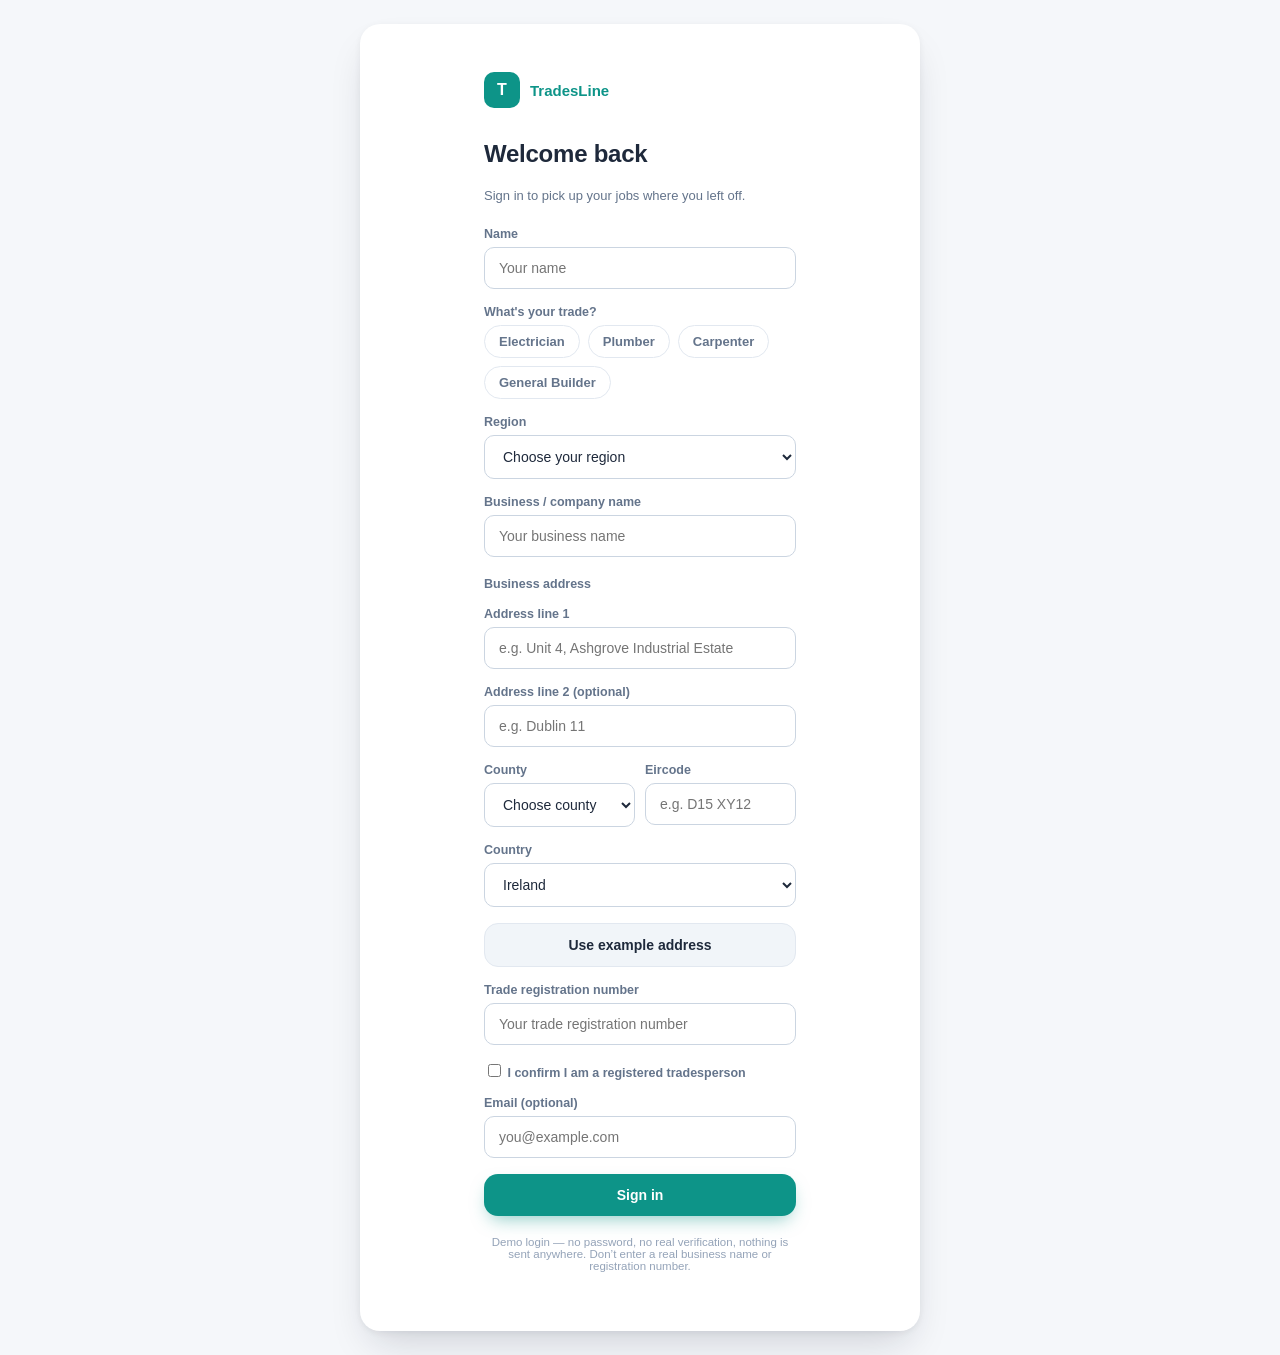
<file: index.html>
<!DOCTYPE html>
<html lang="en">
<head>
<meta charset="UTF-8" />
<meta name="viewport" content="width=device-width, initial-scale=1.0" />
<title>TradesLine &mdash; Job Estimator</title>
<link rel="stylesheet" href="css/styles.css" />
</head>
<body>

<div class="app-shell">

  <header class="app-header" id="app-header" hidden>
    <span class="app-header-name">TradesLine</span>
    <span class="app-header-user" id="app-header-user"></span>
    <button class="app-header-profile" id="btn-profile" type="button" data-action="go-profile">Profile</button>
    <button class="app-header-logout" id="btn-logout" type="button">Log out</button>
  </header>

  <main id="main">

    <!-- LOGIN -->
    <section id="screen-login" class="screen">
      <div class="login-wrap">
        <div class="brand">
          <div class="brand-mark">T</div>
          <div class="brand-name">TradesLine</div>
        </div>
        <h1 class="screen-title">Welcome back</h1>
        <p class="screen-sub">Sign in to pick up your jobs where you left off.</p>

        <form id="login-form" class="login-form" novalidate>
          <label class="field">
            <span class="field-label">Name</span>
            <input type="text" id="login-name" name="name" placeholder="Your name" autocomplete="name" />
          </label>
          <p class="field-error" id="login-name-error" hidden>Enter your name to continue.</p>

          <div class="field">
            <span class="field-label">What's your trade?</span>
            <div class="trade-group" id="login-trade-group">
              <button type="button" class="trade-chip" data-action="select-trade" data-trade="electrician">Electrician</button>
              <button type="button" class="trade-chip" data-action="select-trade" data-trade="plumber">Plumber</button>
              <button type="button" class="trade-chip" data-action="select-trade" data-trade="carpenter">Carpenter</button>
              <button type="button" class="trade-chip" data-action="select-trade" data-trade="general-builder">General Builder</button>
            </div>
            <input type="hidden" id="login-trade" name="trade" value="" />
          </div>
          <p class="field-error" id="login-trade-error" hidden>Choose your trade to continue.</p>

          <label class="field">
            <span class="field-label">Region</span>
            <select id="login-region" name="region">
              <option value="">Choose your region</option>
              <option value="dublin">Dublin</option>
              <option value="cork">Cork</option>
              <option value="galway">Galway</option>
              <option value="limerick">Limerick</option>
              <option value="other">Other / Rest of Ireland</option>
            </select>
          </label>
          <p class="field-error" id="login-region-error" hidden>Choose your region to continue.</p>

          <label class="field">
            <span class="field-label">Business / company name</span>
            <input type="text" id="login-business-name" name="businessName" placeholder="Your business name" autocomplete="organization" />
          </label>
          <p class="field-error" id="login-business-name-error" hidden>Enter your business name to continue.</p>

          <div class="field-group-label">Business address</div>
          <label class="field">
            <span class="field-label">Address line 1</span>
            <input type="text" id="login-address-line1" name="addressLine1" placeholder="e.g. Unit 4, Ashgrove Industrial Estate" autocomplete="address-line1" />
          </label>
          <label class="field">
            <span class="field-label">Address line 2 (optional)</span>
            <input type="text" id="login-address-line2" name="addressLine2" placeholder="e.g. Dublin 11" autocomplete="address-line2" />
          </label>
          <div class="field-row">
            <label class="field">
              <span class="field-label">County</span>
              <select id="login-address-county" name="county">
                <option value="">Choose county</option>
                <option value="Antrim">Antrim</option>
                <option value="Armagh">Armagh</option>
                <option value="Carlow">Carlow</option>
                <option value="Cavan">Cavan</option>
                <option value="Clare">Clare</option>
                <option value="Cork">Cork</option>
                <option value="Derry">Derry</option>
                <option value="Donegal">Donegal</option>
                <option value="Down">Down</option>
                <option value="Dublin">Dublin</option>
                <option value="Fermanagh">Fermanagh</option>
                <option value="Galway">Galway</option>
                <option value="Kerry">Kerry</option>
                <option value="Kildare">Kildare</option>
                <option value="Kilkenny">Kilkenny</option>
                <option value="Laois">Laois</option>
                <option value="Leitrim">Leitrim</option>
                <option value="Limerick">Limerick</option>
                <option value="Longford">Longford</option>
                <option value="Louth">Louth</option>
                <option value="Mayo">Mayo</option>
                <option value="Meath">Meath</option>
                <option value="Monaghan">Monaghan</option>
                <option value="Offaly">Offaly</option>
                <option value="Roscommon">Roscommon</option>
                <option value="Sligo">Sligo</option>
                <option value="Tipperary">Tipperary</option>
                <option value="Tyrone">Tyrone</option>
                <option value="Waterford">Waterford</option>
                <option value="Westmeath">Westmeath</option>
                <option value="Wexford">Wexford</option>
                <option value="Wicklow">Wicklow</option>
              </select>
            </label>
            <label class="field">
              <span class="field-label">Eircode</span>
              <input type="text" id="login-address-eircode" name="eircode" placeholder="e.g. D15 XY12" autocomplete="postal-code" />
            </label>
          </div>
          <label class="field">
            <span class="field-label">Country</span>
            <select id="login-address-country" name="country">
              <option value="Ireland" selected>Ireland</option>
              <option value="Northern Ireland">Northern Ireland</option>
              <option value="United Kingdom">United Kingdom</option>
            </select>
          </label>
          <p class="field-error" id="login-address-error" hidden>Enter your business address to continue.</p>
          <button type="button" class="btn btn-secondary" data-action="use-example-business-address">Use example address</button>

          <label class="field">
            <span class="field-label">Trade registration number</span>
            <input type="text" id="login-trade-reg" name="tradeRegNumber" placeholder="Your trade registration number" autocomplete="off" />
          </label>
          <p class="field-error" id="login-trade-reg-error" hidden>Enter your trade registration number to continue.</p>

          <label class="field">
            <span class="field-label"><input type="checkbox" id="login-attest" name="attest" /> I confirm I am a registered tradesperson</span>
          </label>
          <p class="field-error" id="login-attest-error" hidden>Confirm you are a registered tradesperson to continue.</p>

          <label class="field">
            <span class="field-label">Email (optional)</span>
            <input type="email" id="login-email" name="email" placeholder="you@example.com" autocomplete="email" />
          </label>

          <button type="submit" class="btn btn-primary btn-block">Sign in</button>
          <p class="login-note">Demo login &mdash; no password, no real verification, nothing is sent anywhere. Don&rsquo;t enter a real business name or registration number.</p>
        </form>
      </div>
    </section>

    <!-- JOB PICKER / DASHBOARD -->
    <section id="screen-job-picker" class="screen" hidden>
      <div class="topbar">
        <div class="screen-title">Your Jobs</div>
        <div class="screen-sub" id="job-count-sub"></div>
      </div>

      <div id="existing-jobs" class="job-list"></div>

      <div class="picker-section">
        <div class="picker-heading">Start a new job</div>
        <button type="button" class="btn btn-primary btn-block" data-action="go-new-job">+ Start a Job</button>
      </div>
    </section>

    <!-- NEW JOB INTAKE -->
    <section id="screen-new-job" class="screen" hidden>
      <div class="topbar">
        <button class="back-link" id="btn-back-from-new-job" type="button" data-action="leave-new-job">&larr; Back to jobs</button>
        <div class="screen-title">New Job</div>
        <div class="screen-sub">Customer &amp; job details</div>
      </div>

      <div id="new-job-body" class="job-detail-body"></div>
    </section>

    <!-- JOB DETAIL -->
    <section id="screen-job-detail" class="screen" hidden>
      <div class="topbar">
        <button class="back-link" id="btn-back-to-jobs" type="button">&larr; Back to jobs</button>
        <div class="screen-title" id="job-detail-title"></div>
        <div class="screen-sub" id="job-detail-customer"></div>
        <div class="screen-sub" id="job-detail-sub"></div>
      </div>

      <div class="stepper" id="job-stepper"></div>
      <div class="stage-caption" id="job-stage-caption"></div>

      <div id="job-detail-body" class="job-detail-body"></div>
    </section>

    <!-- PROFILE -->
    <section id="screen-profile" class="screen" hidden>
      <div class="topbar">
        <button class="back-link" id="btn-back-from-profile" type="button" data-action="leave-profile">&larr; Back</button>
        <div class="screen-title">Profile</div>
        <div class="screen-sub">Your labour rates</div>
      </div>

      <div id="profile-body" class="job-detail-body"></div>
    </section>

  </main>

  <div id="toast" class="toast" hidden></div>

  <div id="confirm-modal" class="confirm-overlay" hidden>
    <div class="confirm-card" role="alertdialog" aria-modal="true" aria-labelledby="confirm-modal-title" aria-describedby="confirm-modal-body">
      <div class="confirm-title" id="confirm-modal-title">Remove material?</div>
      <p class="confirm-body" id="confirm-modal-body"></p>
      <div class="confirm-actions">
        <button type="button" class="btn btn-secondary" id="confirm-modal-cancel" data-action="confirm-remove-cancel">Cancel</button>
        <button type="button" class="btn btn-danger" id="confirm-modal-confirm" data-action="confirm-remove-confirm">Remove</button>
      </div>
    </div>
  </div>

</div>

<script src="js/data.js"></script>
<script src="js/state.js"></script>
<script src="js/app.js"></script>
</body>
</html>
</file>
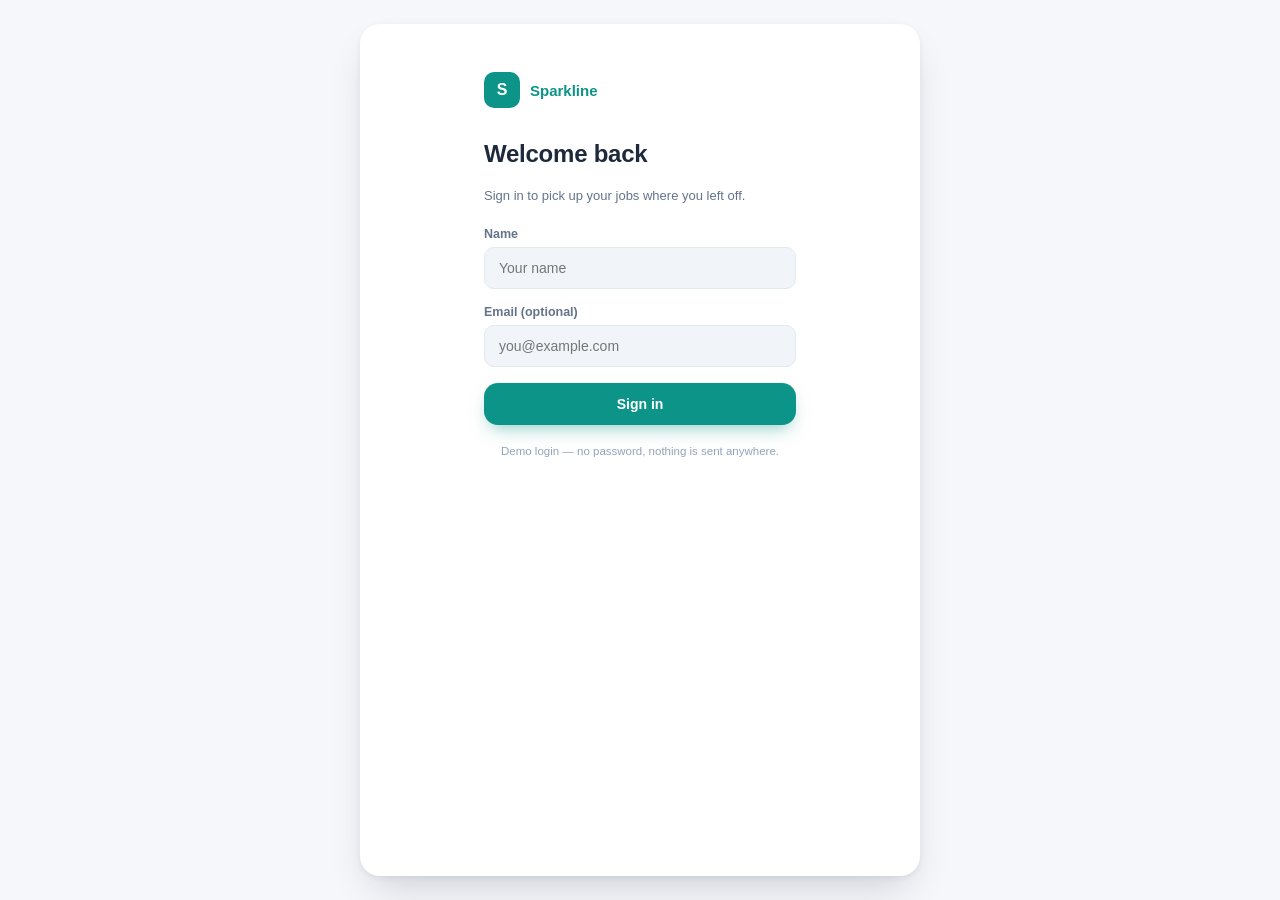
<file: draft-v1/index.html>
<!DOCTYPE html>
<html lang="en">
<head>
<meta charset="UTF-8" />
<meta name="viewport" content="width=device-width, initial-scale=1.0" />
<title>Sparkline &mdash; Job Estimator</title>
<link rel="stylesheet" href="css/styles.css" />
</head>
<body>

<div class="app-shell">

  <header class="app-header" id="app-header" hidden>
    <span class="app-header-name">Sparkline</span>
    <span class="app-header-user" id="app-header-user"></span>
    <button class="app-header-logout" id="btn-logout" type="button">Log out</button>
  </header>

  <main id="main">

    <!-- LOGIN -->
    <section id="screen-login" class="screen">
      <div class="login-wrap">
        <div class="brand">
          <div class="brand-mark">S</div>
          <div class="brand-name">Sparkline</div>
        </div>
        <h1 class="screen-title">Welcome back</h1>
        <p class="screen-sub">Sign in to pick up your jobs where you left off.</p>

        <form id="login-form" class="login-form" novalidate>
          <label class="field">
            <span class="field-label">Name</span>
            <input type="text" id="login-name" name="name" placeholder="Your name" autocomplete="name" />
          </label>
          <p class="field-error" id="login-name-error" hidden>Enter your name to continue.</p>

          <label class="field">
            <span class="field-label">Email (optional)</span>
            <input type="email" id="login-email" name="email" placeholder="you@example.com" autocomplete="email" />
          </label>

          <button type="submit" class="btn btn-primary btn-block">Sign in</button>
          <p class="login-note">Demo login &mdash; no password, nothing is sent anywhere.</p>
        </form>
      </div>
    </section>

    <!-- JOB PICKER / DASHBOARD -->
    <section id="screen-job-picker" class="screen" hidden>
      <div class="topbar">
        <div class="screen-title">Your Jobs</div>
        <div class="screen-sub" id="job-count-sub"></div>
      </div>

      <div id="existing-jobs" class="job-list"></div>

      <div class="picker-section">
        <div class="picker-heading">Start a new job</div>
        <div id="job-presets" class="preset-list"></div>
      </div>
    </section>

    <!-- JOB DETAIL -->
    <section id="screen-job-detail" class="screen" hidden>
      <div class="topbar">
        <button class="back-link" id="btn-back-to-jobs" type="button">&larr; Back to jobs</button>
        <div class="screen-title" id="job-detail-title"></div>
        <div class="screen-sub" id="job-detail-sub"></div>
      </div>

      <div class="stepper" id="job-stepper"></div>
      <div class="stage-caption" id="job-stage-caption"></div>

      <div id="job-detail-body" class="job-detail-body"></div>
    </section>

  </main>

  <div id="toast" class="toast" hidden></div>

  <div id="confirm-modal" class="confirm-overlay" hidden>
    <div class="confirm-card" role="alertdialog" aria-modal="true" aria-labelledby="confirm-modal-title" aria-describedby="confirm-modal-body">
      <div class="confirm-title" id="confirm-modal-title">Remove material?</div>
      <p class="confirm-body" id="confirm-modal-body"></p>
      <div class="confirm-actions">
        <button type="button" class="btn btn-secondary" id="confirm-modal-cancel" data-action="confirm-remove-cancel">Cancel</button>
        <button type="button" class="btn btn-danger" data-action="confirm-remove-confirm">Remove</button>
      </div>
    </div>
  </div>

</div>

<script src="js/data.js"></script>
<script src="js/state.js"></script>
<script src="js/app.js"></script>
</body>
</html>
</file>
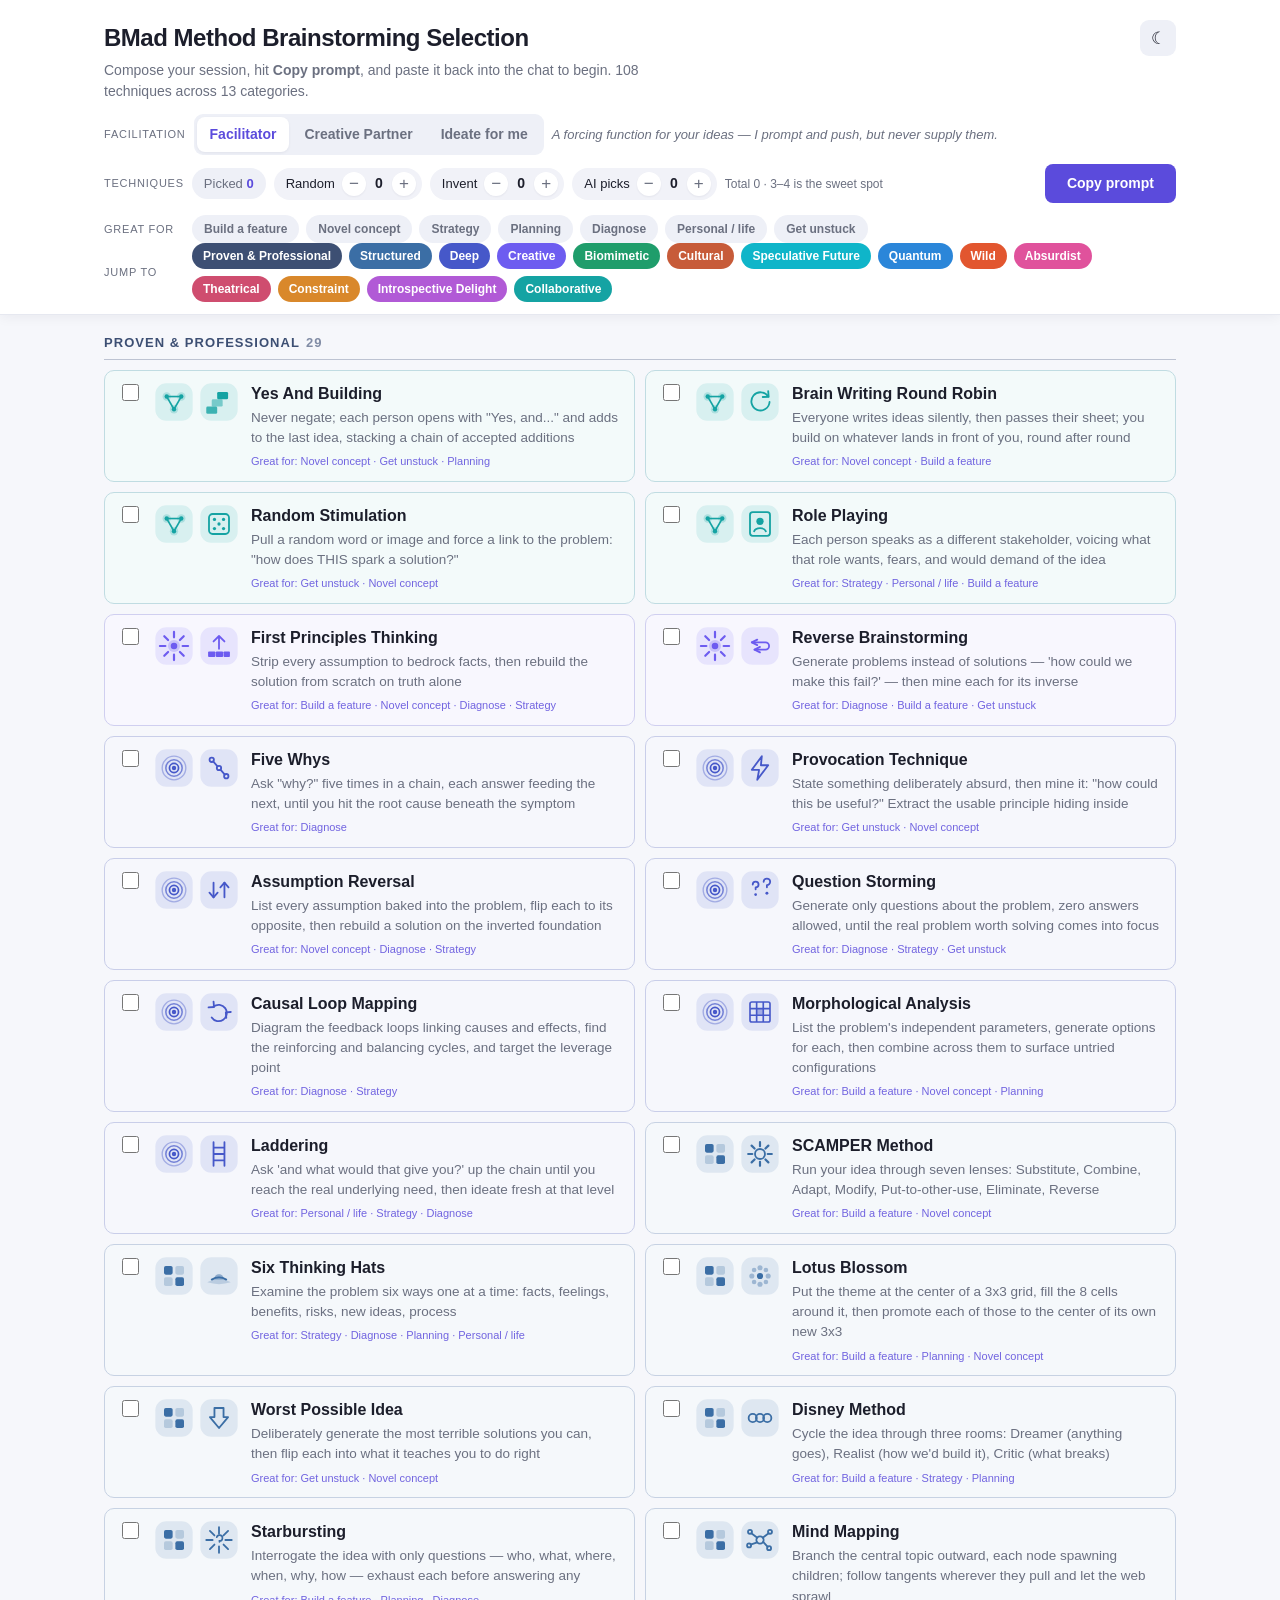
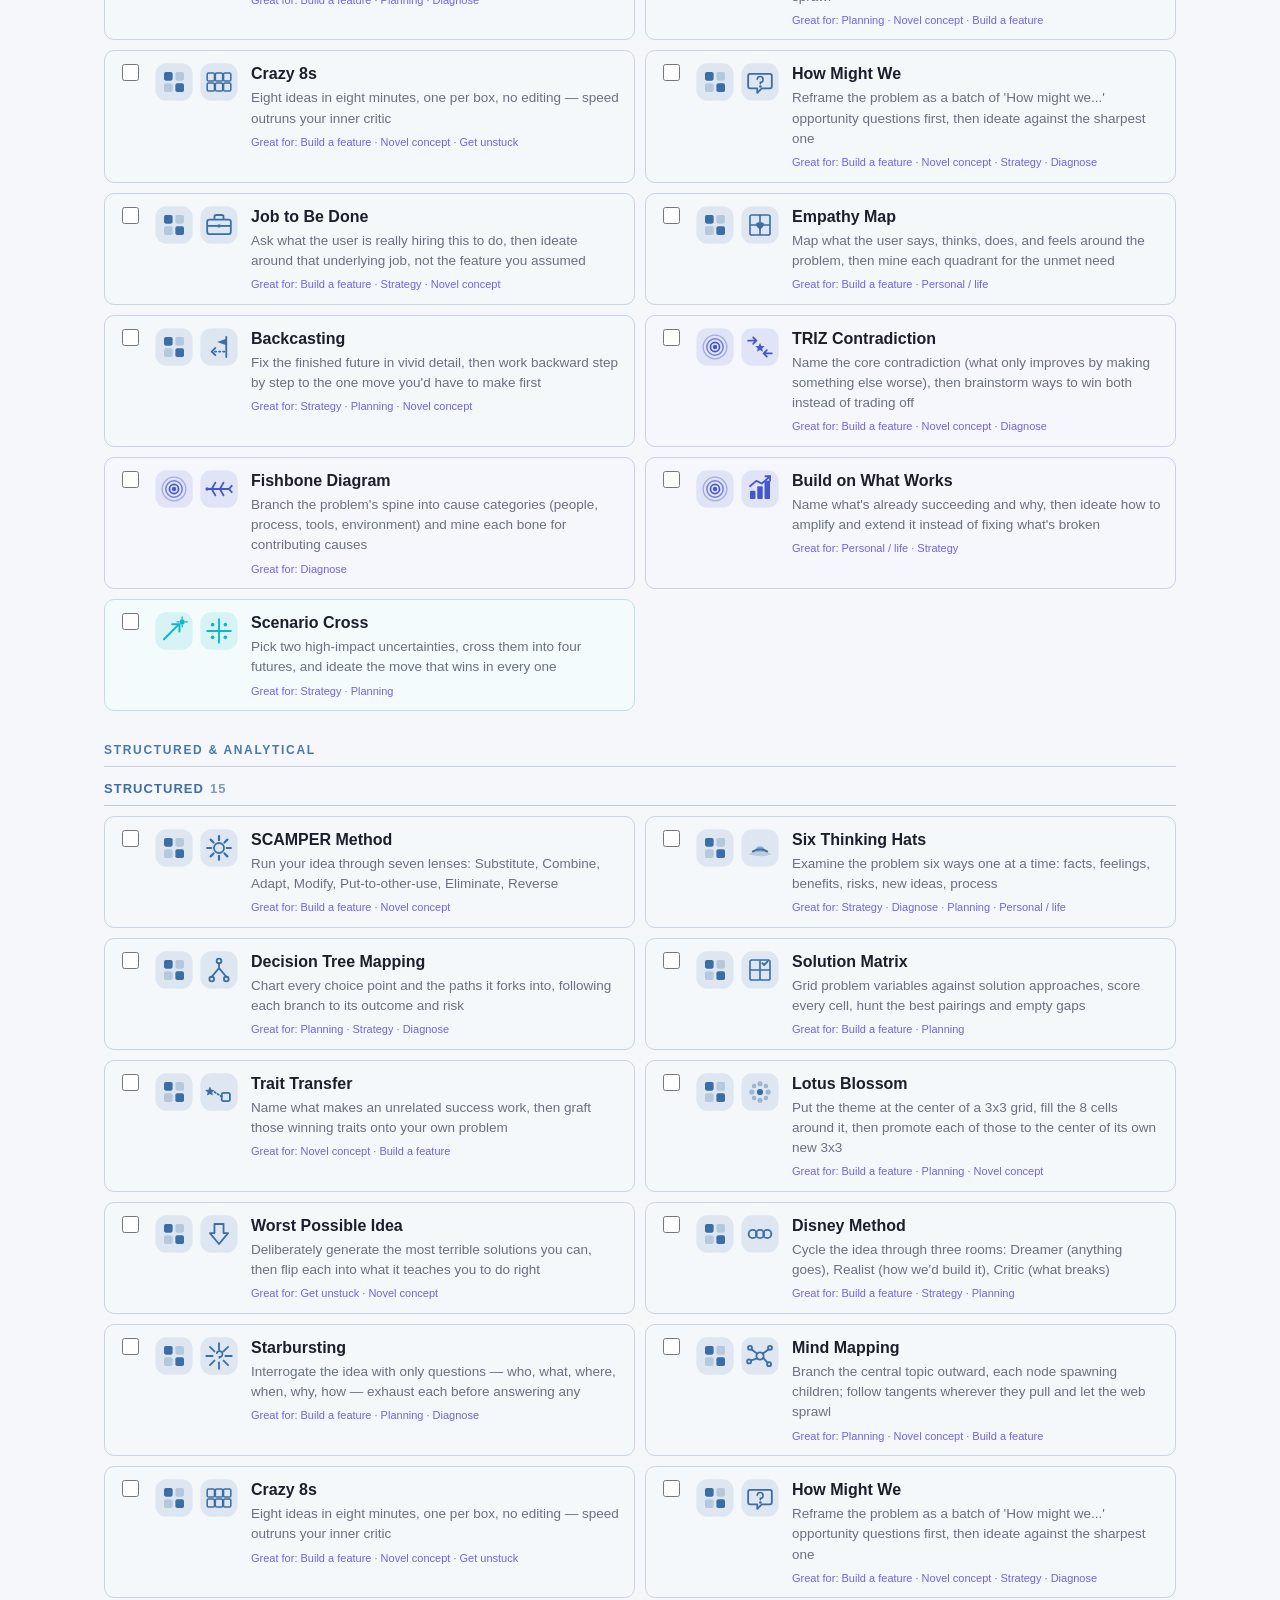
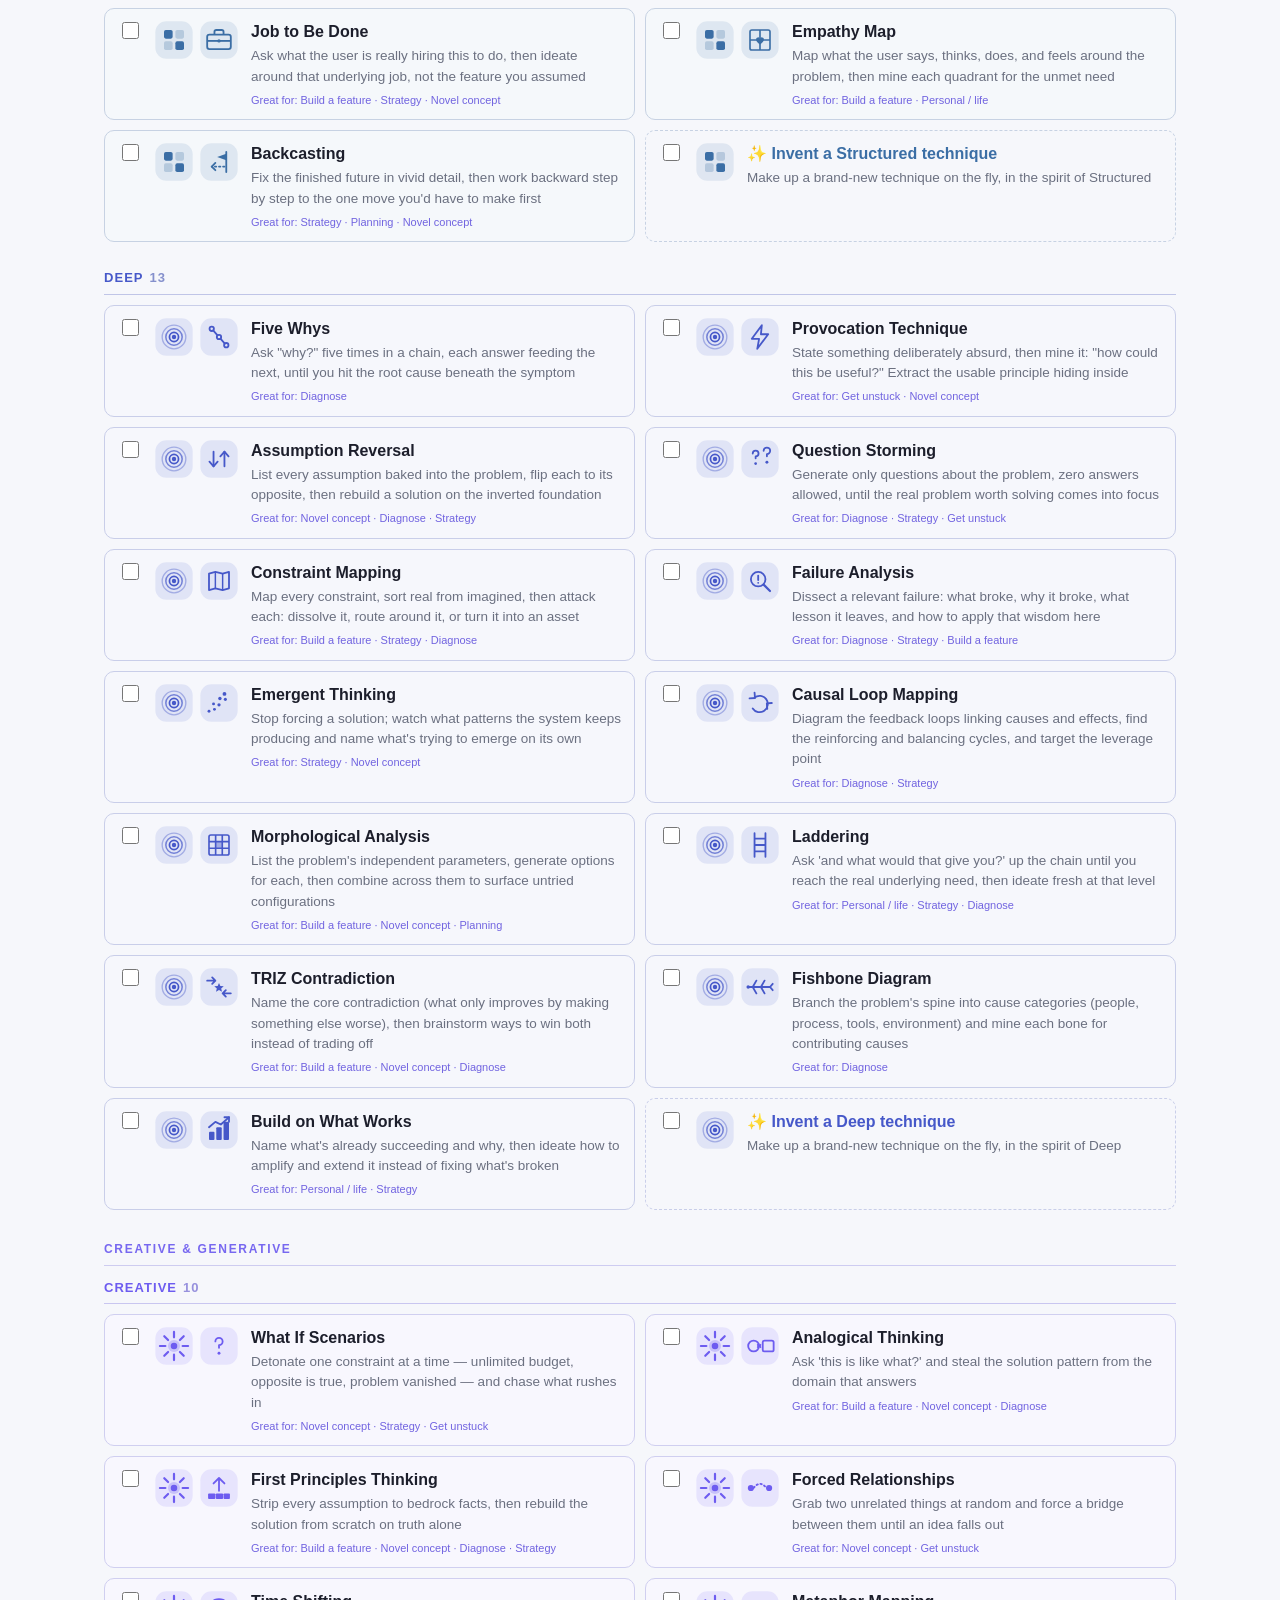
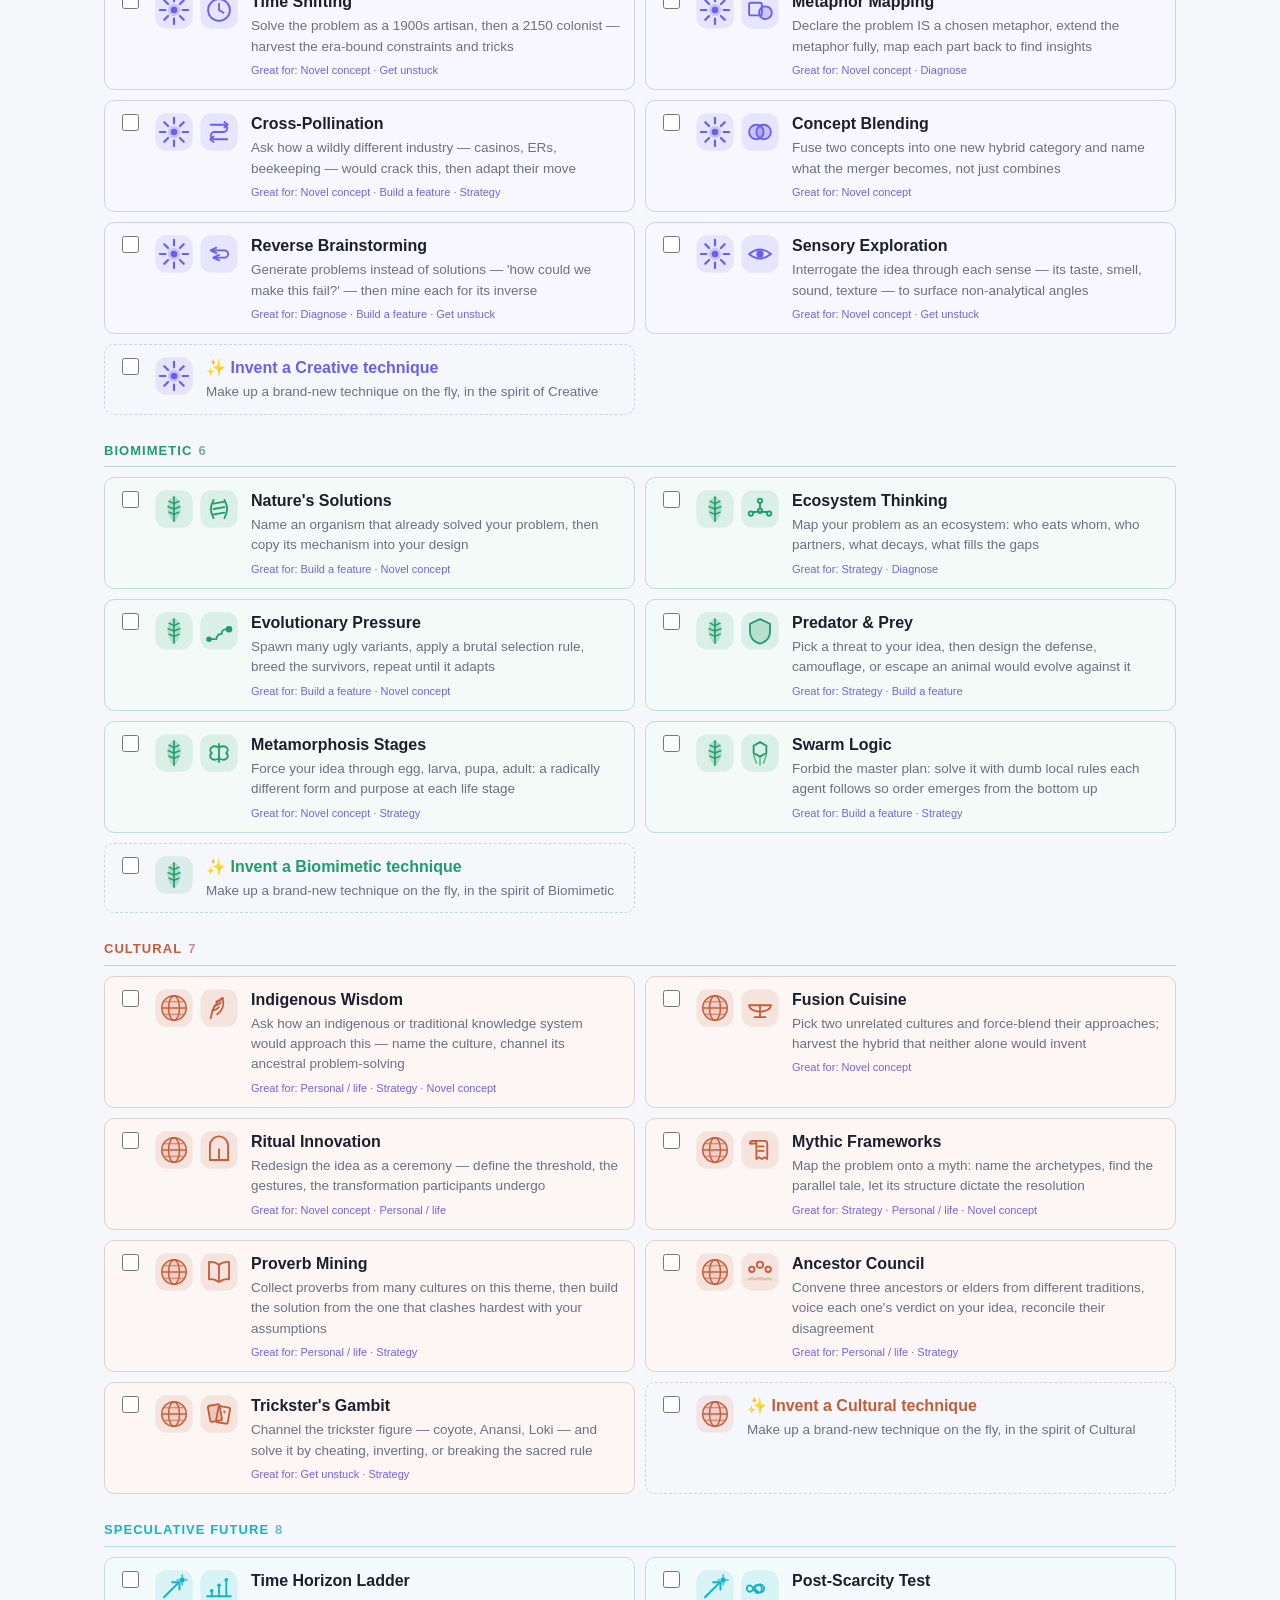
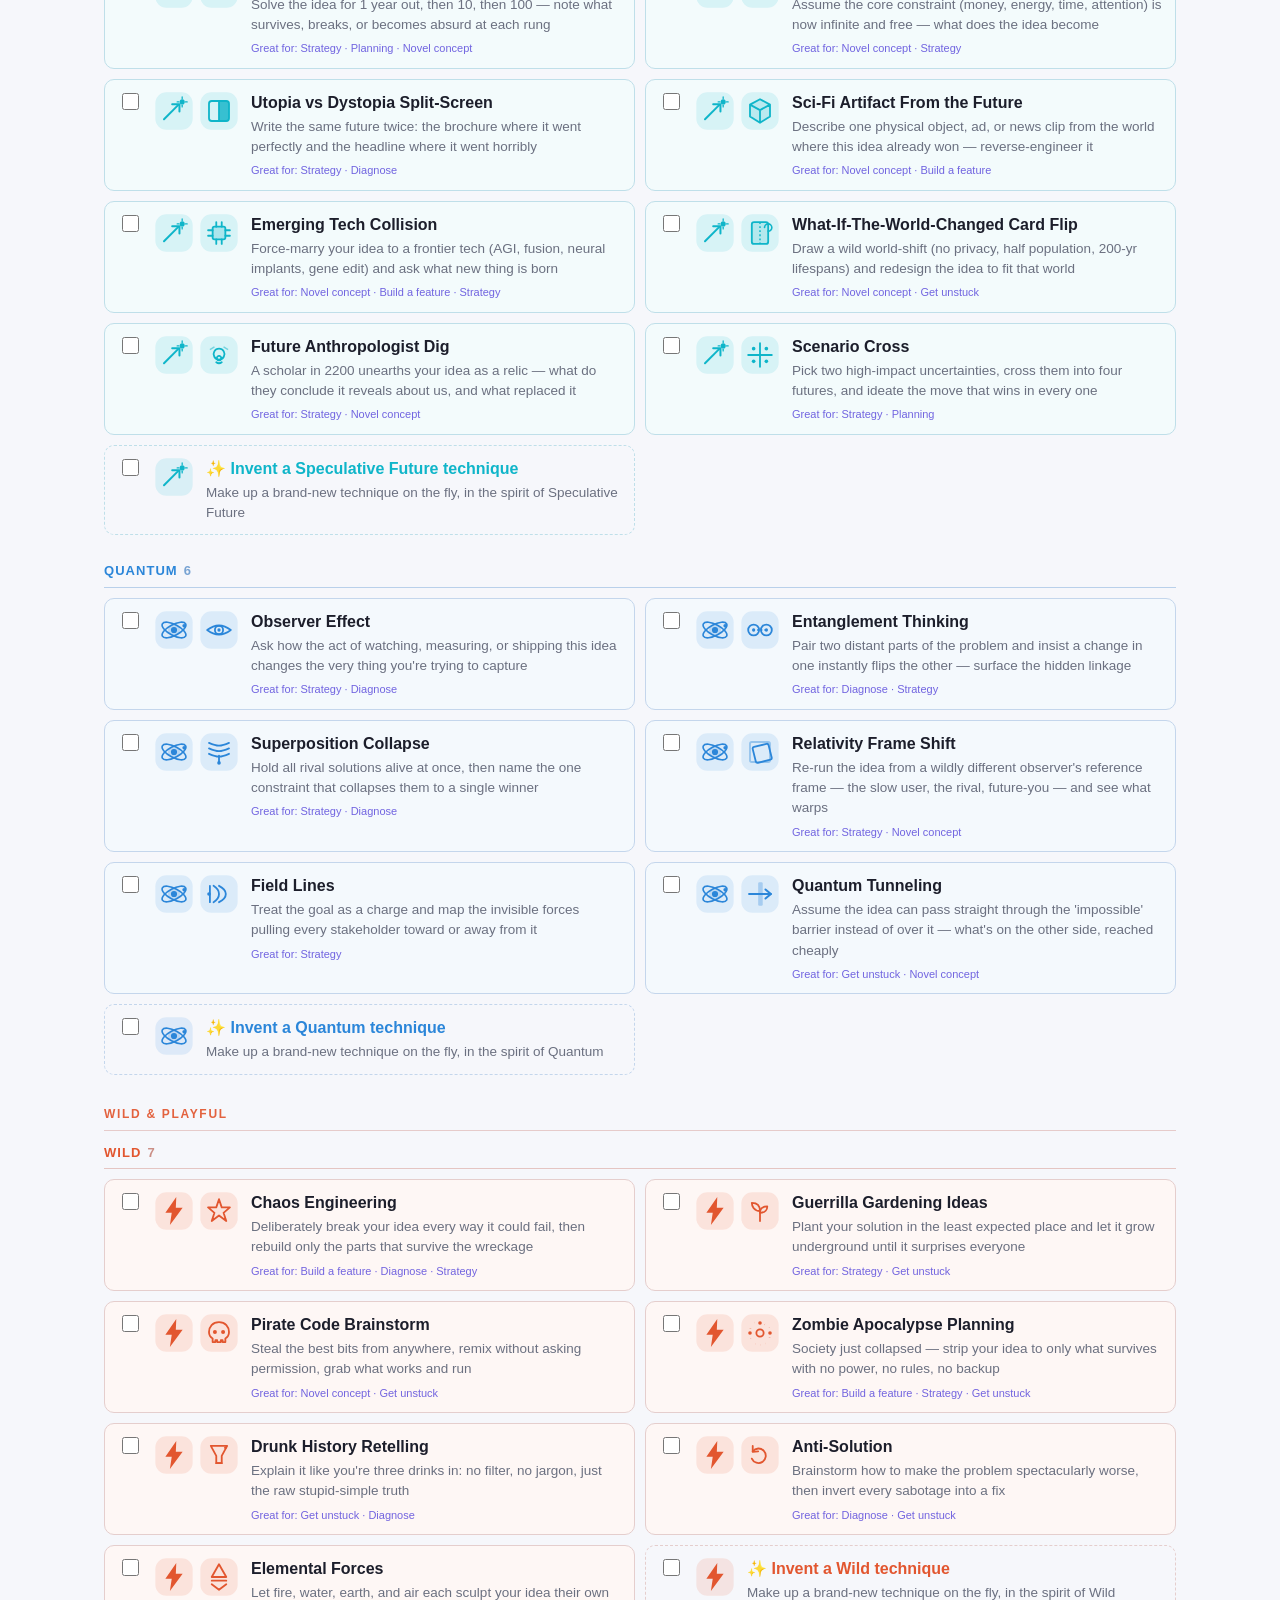
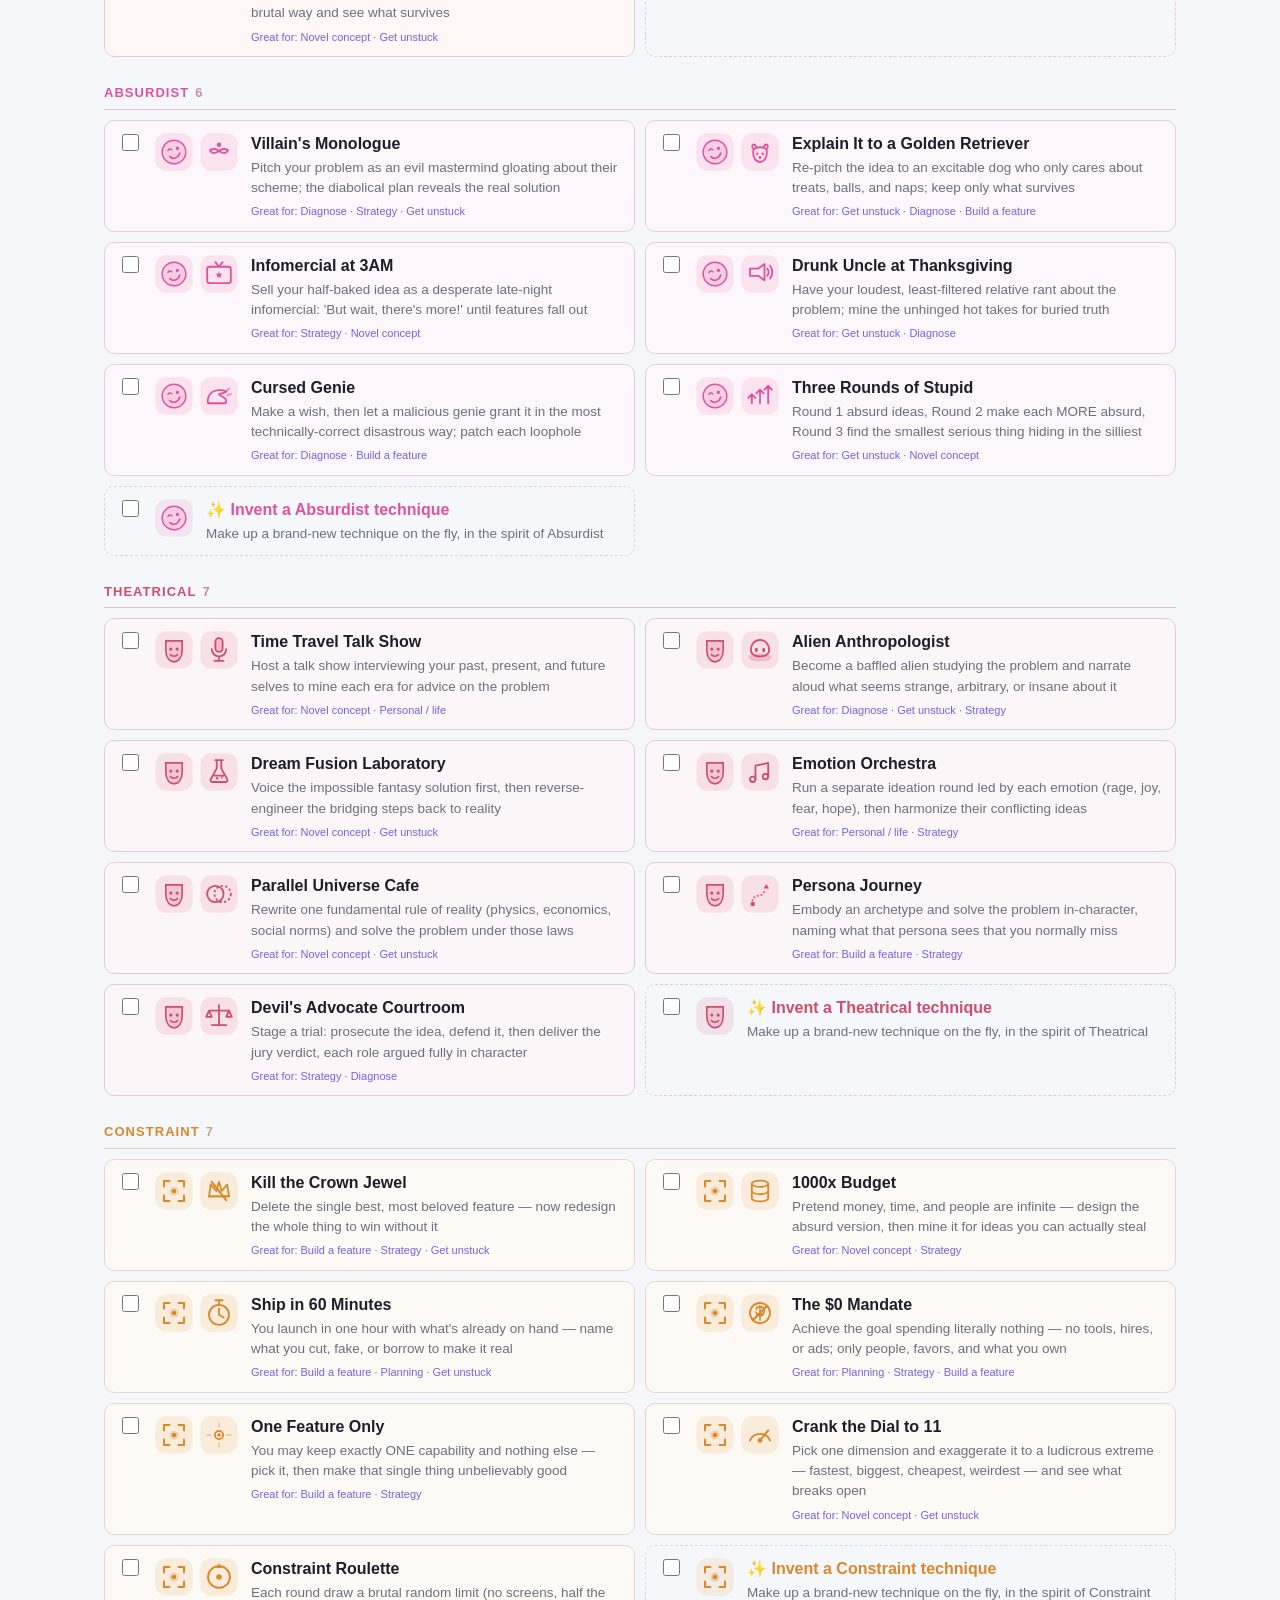
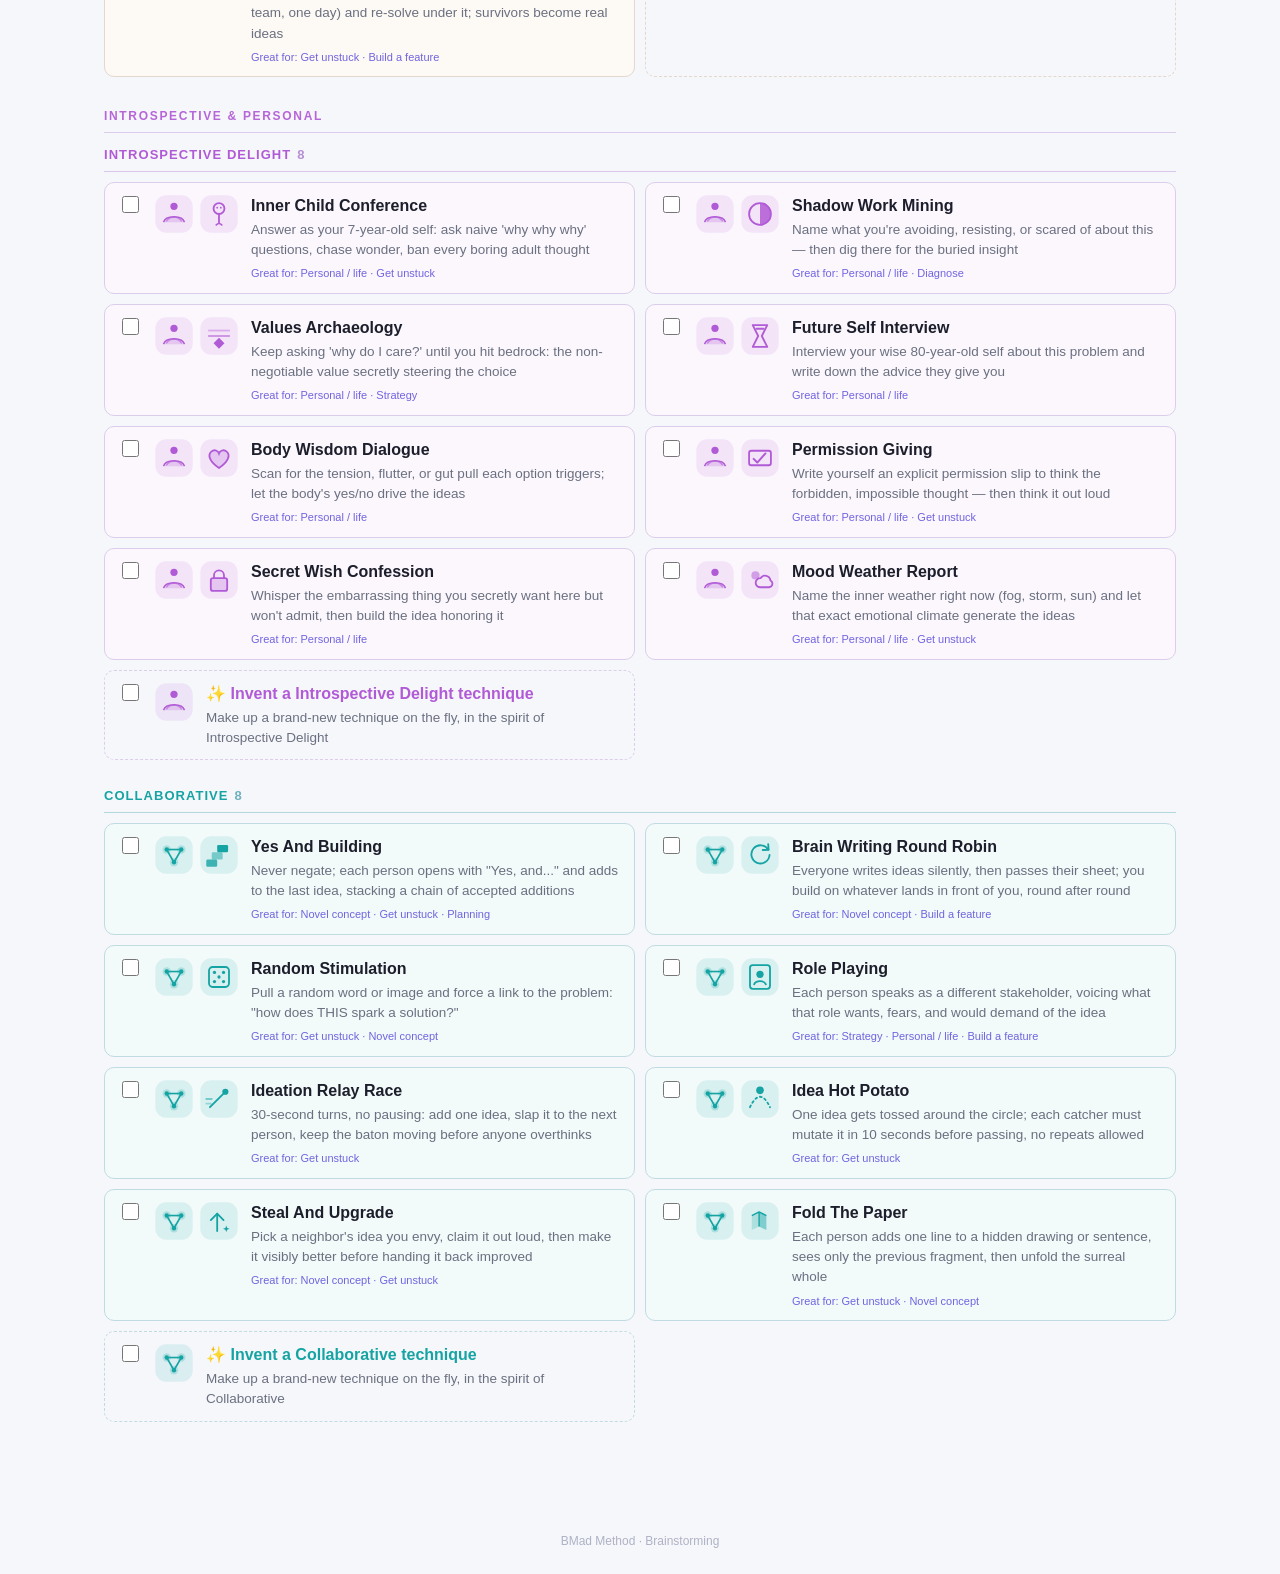
<file: .claude/skills/bmad-brainstorming/assets/brain-selector.html>
<!DOCTYPE html>
<html lang="en">
<head>
<meta charset="utf-8">
<meta name="viewport" content="width=device-width, initial-scale=1">
<title>BMad Method Brainstorming Selection</title>
<script>
/* set the theme before first paint so there's no light-mode flash */
(function(){ try {
  var t = localStorage.getItem('bmad-theme');
  if (!t) { t = (window.matchMedia && window.matchMedia('(prefers-color-scheme: dark)').matches) ? 'dark' : 'light'; }
  document.documentElement.setAttribute('data-theme', t);
} catch(e){} })();
</script>
<style>
  :root {
    --bg:#f6f7fb; --surface:#fff; --ink:#1c1e2b; --muted:#6b7080;
    --accent:#5b4bdc; --accent-ink:#5b4bdc; --warn:#c0561f;
    --line:#e6e8f0; --control:#eef0f7; --control2:#f1f2f8; --raised:#fff;
    --cnt:#b9bdce; --foot:#aeb2c4; --shadow:rgba(20,20,50,.06);
  }
  :root[data-theme="dark"] {
    --bg:#0f1117; --surface:#171a23; --ink:#e7e9f2; --muted:#9aa0b4;
    --accent:#6d5cf0; --accent-ink:#a99bff; --warn:#e08a4a;
    --line:#2a2f3e; --control:#222634; --control2:#1d212d; --raised:#2c3242;
    --cnt:#5a6076; --foot:#5a6076; --shadow:rgba(0,0,0,.45);
  }
  /* lift the category hue toward white on dark surfaces so deep hues stay legible */
  :root[data-theme="dark"] section > h2 { color:color-mix(in srgb, var(--c) 62%, #fff); }
  :root[data-theme="dark"] .tech .ico { color:color-mix(in srgb, var(--c) 68%, #fff); }
  :root[data-theme="dark"] label.tech:has(input:checked) { border-color:color-mix(in srgb, var(--c) 60%, #fff); }
  .titlerow { display:flex; align-items:flex-start; justify-content:space-between; gap:12px; }
  .themebtn { flex:none; width:36px; height:36px; border-radius:9px; background:var(--control); color:var(--ink); font-size:17px; line-height:1; display:inline-flex; align-items:center; justify-content:center; }
  .themebtn:hover { background:var(--raised); }
  * { box-sizing:border-box; }
  body { margin:0; font:16px/1.5 -apple-system,BlinkMacSystemFont,"Segoe UI",Roboto,Helvetica,Arial,sans-serif; background:var(--bg); color:var(--ink); }
  header { position:sticky; top:0; z-index:5; background:var(--surface); padding:20px 0 12px; border-bottom:1px solid var(--line); box-shadow:0 2px 12px var(--shadow); }
  .hwrap { max-width:1120px; margin:0 auto; padding:0 24px; }  /* align header content with the card column on wide screens */
  h1 { margin:0 0 4px; font-size:24px; letter-spacing:-.02em; }
  .sub { margin:0 0 12px; color:var(--muted); font-size:14px; max-width:74ch; }
  button { font:inherit; border:0; border-radius:8px; cursor:pointer; }
  .composer { display:flex; flex-direction:column; gap:9px; margin:6px 0 12px; }
  .grp { display:flex; gap:8px; align-items:center; flex-wrap:wrap; }
  .glabel { font-size:11px; text-transform:uppercase; letter-spacing:.07em; color:var(--muted); min-width:74px; }
  .modes { display:inline-flex; background:var(--control); border-radius:9px; padding:3px; gap:2px; }
  .mode { padding:7px 13px; font-size:14px; font-weight:600; color:var(--muted); background:transparent; }
  .mode.on { background:var(--raised); color:var(--accent-ink); box-shadow:0 1px 3px var(--shadow); }
  .modehint { flex:1 1 240px; min-width:0; font-size:13px; color:var(--muted); font-style:italic; }
  .pill { font-size:13px; color:var(--muted); background:var(--control); padding:6px 12px; border-radius:20px; }
  .pill b { color:var(--accent-ink); }
  .step { display:inline-flex; align-items:center; gap:7px; font-size:13px; color:var(--ink); background:var(--control2); padding:4px 6px 4px 12px; border-radius:20px; }
  .step b { min-width:12px; text-align:center; font-size:14px; color:var(--ink); }
  .step button { width:24px; height:24px; border-radius:50%; background:var(--raised); color:var(--muted); font-size:17px; line-height:22px; text-align:center; box-shadow:0 1px 2px var(--shadow); }
  .step button:hover { color:var(--accent-ink); }
  .total { font-size:12px; color:var(--muted); }
  .total.warn { color:var(--warn); font-weight:600; }
  .bar { display:flex; gap:10px 14px; align-items:center; flex-wrap:wrap; }
  #copy { margin-left:auto; padding:9px 22px; background:var(--accent); color:#fff; font-size:14px; font-weight:700; }
  #copy:hover { filter:brightness(1.07); }
  .chips { flex:1 1 320px; min-width:0; display:flex; gap:7px; flex-wrap:wrap; align-items:center; }
  .chip { font-size:12px; padding:4px 11px; border-radius:16px; border:0; color:#fff; background:var(--cc); font-weight:600; cursor:pointer; }
  .chip:hover { filter:brightness(1.08); }
  .banner { max-height:0; overflow:hidden; transition:max-height .25s ease, padding .22s ease, margin .22s ease; background:linear-gradient(90deg,var(--accent),#8275f2); color:#fff; border-radius:10px; font-weight:700; text-align:center; padding:0 14px; }
  .banner.show { max-height:64px; padding:13px 14px; margin-top:10px; }
  .banner.fail { background:linear-gradient(90deg,var(--warn),#e0894a); }
  main { padding:18px 24px 60px; max-width:1120px; margin:0 auto; }
  section { margin:0 0 26px; }
  section > h2 { font-size:13px; text-transform:uppercase; letter-spacing:.08em; color:var(--c); margin:0 0 10px; border-bottom:1px solid color-mix(in srgb, var(--c) 24%, var(--line)); padding-bottom:6px; }
  section > h2 .cnt { color:color-mix(in srgb, var(--c) 45%, var(--cnt)); margin-left:6px; }
  .grid { display:grid; grid-template-columns:repeat(auto-fill,minmax(360px,1fr)); gap:10px; }
  label.tech { display:flex; gap:12px; align-items:flex-start; background:color-mix(in srgb, var(--c) 5%, var(--surface)); border:1px solid color-mix(in srgb, var(--c) 18%, var(--line)); border-radius:10px; padding:11px 13px; cursor:pointer; transition:border-color .12s, box-shadow .12s, background .12s; }
  label.tech:hover { border-color:color-mix(in srgb, var(--c) 45%, var(--surface)); }
  label.tech input { margin-top:2px; width:17px; height:17px; accent-color:var(--c); flex:none; }
  label.tech:has(input:checked) { border-color:var(--c); background:color-mix(in srgb, var(--c) 12%, var(--surface)); box-shadow:0 0 0 2px color-mix(in srgb, var(--c) 30%, transparent); }
  .tech .ic2 { display:flex; gap:5px; flex:none; }
  .tech .ico { width:40px; height:40px; flex:none; color:var(--c); }
  .tech .n { font-weight:600; display:block; }
  .tech .d { color:var(--muted); font-size:13.5px; display:block; margin-top:2px; }
  .tech .gf { color:var(--accent-ink); font-size:11px; display:block; margin-top:5px; opacity:.85; }
  .grouphdr { margin:30px 0 12px; font-size:12px; text-transform:uppercase; letter-spacing:.14em; font-weight:700; color:var(--c); opacity:.92; border-bottom:1px solid color-mix(in srgb, var(--c) 22%, var(--line)); padding-bottom:7px; }
  main > .grouphdr:first-child { margin-top:2px; }
  :root[data-theme="dark"] .grouphdr { color:color-mix(in srgb, var(--c) 62%, #fff); }
  .goals { display:flex; gap:7px; flex-wrap:wrap; }
  .goal { font-size:12px; padding:5px 12px; border-radius:16px; background:var(--control); color:var(--muted); font-weight:600; }
  .goal:hover { color:var(--ink); }
  .goal.on { background:var(--accent); color:#fff; }
  label.tech.invent { border-style:dashed; background:transparent; }
  label.tech.invent:hover { border-color:var(--c); }
  label.tech.invent .n { color:var(--c); }
  label.tech.hidden { display:none; }
  footer { text-align:center; color:var(--foot); font-size:12px; padding:24px; }
</style>
</head>
<body>
<header>
  <div class="hwrap">
  <div class="titlerow">
    <h1>BMad Method Brainstorming Selection</h1>
    <button id="theme" class="themebtn" type="button" aria-label="Toggle dark mode" title="Toggle dark mode"></button>
  </div>
  <p class="sub">Compose your session, hit <strong>Copy prompt</strong>, and paste it back into the chat to begin. 108 techniques across 13 categories.</p>

  <div class="composer">
    <div class="grp">
      <span class="glabel">Facilitation</span>
      <div class="modes" id="modes">
        <button type="button" class="mode on" data-mode="Facilitator">Facilitator</button>
        <button type="button" class="mode" data-mode="Creative Partner">Creative Partner</button>
        <button type="button" class="mode" data-mode="Ideate for me">Ideate for me</button>
      </div>
      <span class="modehint" id="modehint"></span>
    </div>
    <div class="grp">
      <span class="glabel">Techniques</span>
      <span class="pill">Picked <b id="pickN">0</b></span>
      <span class="step">Random <button type="button" data-step="rand" data-d="-1">&minus;</button><b id="randN">0</b><button type="button" data-step="rand" data-d="1">+</button></span>
      <span class="step">Invent <button type="button" data-step="inv" data-d="-1">&minus;</button><b id="invN">0</b><button type="button" data-step="inv" data-d="1">+</button></span>
      <span class="step">AI picks <button type="button" data-step="ai" data-d="-1">&minus;</button><b id="aiN">0</b><button type="button" data-step="ai" data-d="1">+</button></span>
      <span class="total" id="total">Total 0 &middot; 3&ndash;4 is the sweet spot</span>
      <button id="copy" type="button">Copy prompt</button>
    </div>
  </div>

  <div class="bar"><span class="glabel">Great for</span><div class="goals" id="goals"><button type="button" class="goal" data-goal="feature">Build a feature</button><button type="button" class="goal" data-goal="novel">Novel concept</button><button type="button" class="goal" data-goal="strategy">Strategy</button><button type="button" class="goal" data-goal="planning">Planning</button><button type="button" class="goal" data-goal="diagnosis">Diagnose</button><button type="button" class="goal" data-goal="personal">Personal / life</button><button type="button" class="goal" data-goal="unstuck">Get unstuck</button></div></div>
  <div class="bar">
    <span class="glabel">Jump to</span>
    <div class="chips" id="chips"><button type="button" class="chip" data-cat="Proven &amp; Professional" style="--cc:#3d4f73">Proven &amp; Professional</button><button type="button" class="chip" data-cat="Structured" style="--cc:#3b6ea5">Structured</button><button type="button" class="chip" data-cat="Deep" style="--cc:#4658c9">Deep</button><button type="button" class="chip" data-cat="Creative" style="--cc:#6d5cf0">Creative</button><button type="button" class="chip" data-cat="Biomimetic" style="--cc:#1f9d6b">Biomimetic</button><button type="button" class="chip" data-cat="Cultural" style="--cc:#c75b39">Cultural</button><button type="button" class="chip" data-cat="Speculative Future" style="--cc:#0fb5c9">Speculative Future</button><button type="button" class="chip" data-cat="Quantum" style="--cc:#2b86d9">Quantum</button><button type="button" class="chip" data-cat="Wild" style="--cc:#e2562f">Wild</button><button type="button" class="chip" data-cat="Absurdist" style="--cc:#e0529c">Absurdist</button><button type="button" class="chip" data-cat="Theatrical" style="--cc:#cf4d6f">Theatrical</button><button type="button" class="chip" data-cat="Constraint" style="--cc:#d9882b">Constraint</button><button type="button" class="chip" data-cat="Introspective Delight" style="--cc:#b15ad6">Introspective Delight</button><button type="button" class="chip" data-cat="Collaborative" style="--cc:#15a3a3">Collaborative</button></div>
  </div>

  <div class="banner" id="banner">&#10003; Copied! Now paste it into the chat to start your session.</div>
  </div>
</header>
<main>
<section data-cat="Proven &amp; Professional" style="--c:#3d4f73"><h2>Proven &amp; Professional<span class="cnt">29</span></h2><div class="grid"><label class="tech" style="--c:#15a3a3"><input type="checkbox" data-name="Yes And Building" data-cat="Collaborative" data-desc="Never negate; each person opens with &quot;Yes, and...&quot; and adds to the last idea, stacking a chain of accepted additions" data-good="novel|unstuck|planning" data-prov="classic" data-lead="1"><span class="ic2"><svg class="ico" viewBox="0 0 44 44" xmlns="http://www.w3.org/2000/svg"><rect x="1.5" y="1.5" width="41" height="41" rx="12" fill="currentColor" fill-opacity="0.12"/><g stroke="currentColor" stroke-width="1.8"><line x1="14" y1="16" x2="30" y2="16"/><line x1="14" y1="16" x2="22" y2="30"/><line x1="30" y1="16" x2="22" y2="30"/></g><g fill="currentColor" fill-opacity="0.22"><circle cx="14" cy="16" r="4.6"/><circle cx="30" cy="16" r="4.6"/><circle cx="22" cy="30" r="4.6"/></g><g fill="currentColor"><circle cx="14" cy="16" r="2.4"/><circle cx="30" cy="16" r="2.4"/><circle cx="22" cy="30" r="2.4"/></g></svg><svg class="ico" viewBox="0 0 44 44" xmlns="http://www.w3.org/2000/svg"><rect x="1.5" y="1.5" width="41" height="41" rx="12" fill="currentColor" fill-opacity="0.12"/><g fill="currentColor"><rect x="8" y="27" width="12" height="8" rx="1.5" fill-opacity=".8"/><rect x="14" y="19" width="12" height="8" rx="1.5" fill-opacity=".5"/><rect x="20" y="11" width="12" height="8" rx="1.5"/></g></svg></span><span><span class="n">Yes And Building</span><span class="d">Never negate; each person opens with &quot;Yes, and...&quot; and adds to the last idea, stacking a chain of accepted additions</span><span class="gf">Great for: Novel concept · Get unstuck · Planning</span></span></label><label class="tech" style="--c:#15a3a3"><input type="checkbox" data-name="Brain Writing Round Robin" data-cat="Collaborative" data-desc="Everyone writes ideas silently, then passes their sheet; you build on whatever lands in front of you, round after round" data-good="novel|feature" data-prov="classic" data-lead="1"><span class="ic2"><svg class="ico" viewBox="0 0 44 44" xmlns="http://www.w3.org/2000/svg"><rect x="1.5" y="1.5" width="41" height="41" rx="12" fill="currentColor" fill-opacity="0.12"/><g stroke="currentColor" stroke-width="1.8"><line x1="14" y1="16" x2="30" y2="16"/><line x1="14" y1="16" x2="22" y2="30"/><line x1="30" y1="16" x2="22" y2="30"/></g><g fill="currentColor" fill-opacity="0.22"><circle cx="14" cy="16" r="4.6"/><circle cx="30" cy="16" r="4.6"/><circle cx="22" cy="30" r="4.6"/></g><g fill="currentColor"><circle cx="14" cy="16" r="2.4"/><circle cx="30" cy="16" r="2.4"/><circle cx="22" cy="30" r="2.4"/></g></svg><svg class="ico" viewBox="0 0 44 44" xmlns="http://www.w3.org/2000/svg"><rect x="1.5" y="1.5" width="41" height="41" rx="12" fill="currentColor" fill-opacity="0.12"/><g fill="none" stroke="currentColor" stroke-width="2" stroke-linecap="round" stroke-linejoin="round"><path d="M31 16 A10 10 0 1 0 32.5 22"/><path d="M31 10 L31.5 16.3 L25 16.5"/></g></svg></span><span><span class="n">Brain Writing Round Robin</span><span class="d">Everyone writes ideas silently, then passes their sheet; you build on whatever lands in front of you, round after round</span><span class="gf">Great for: Novel concept · Build a feature</span></span></label><label class="tech" style="--c:#15a3a3"><input type="checkbox" data-name="Random Stimulation" data-cat="Collaborative" data-desc="Pull a random word or image and force a link to the problem: &quot;how does THIS spark a solution?&quot;" data-good="unstuck|novel" data-prov="classic" data-lead="1"><span class="ic2"><svg class="ico" viewBox="0 0 44 44" xmlns="http://www.w3.org/2000/svg"><rect x="1.5" y="1.5" width="41" height="41" rx="12" fill="currentColor" fill-opacity="0.12"/><g stroke="currentColor" stroke-width="1.8"><line x1="14" y1="16" x2="30" y2="16"/><line x1="14" y1="16" x2="22" y2="30"/><line x1="30" y1="16" x2="22" y2="30"/></g><g fill="currentColor" fill-opacity="0.22"><circle cx="14" cy="16" r="4.6"/><circle cx="30" cy="16" r="4.6"/><circle cx="22" cy="30" r="4.6"/></g><g fill="currentColor"><circle cx="14" cy="16" r="2.4"/><circle cx="30" cy="16" r="2.4"/><circle cx="22" cy="30" r="2.4"/></g></svg><svg class="ico" viewBox="0 0 44 44" xmlns="http://www.w3.org/2000/svg"><rect x="1.5" y="1.5" width="41" height="41" rx="12" fill="currentColor" fill-opacity="0.12"/><rect x="11" y="11" width="22" height="22" rx="4" fill="none" stroke="currentColor" stroke-width="2"/><g fill="currentColor"><circle cx="17" cy="17" r="1.8"/><circle cx="27" cy="17" r="1.8"/><circle cx="22" cy="22" r="1.8"/><circle cx="17" cy="27" r="1.8"/><circle cx="27" cy="27" r="1.8"/></g></svg></span><span><span class="n">Random Stimulation</span><span class="d">Pull a random word or image and force a link to the problem: &quot;how does THIS spark a solution?&quot;</span><span class="gf">Great for: Get unstuck · Novel concept</span></span></label><label class="tech" style="--c:#15a3a3"><input type="checkbox" data-name="Role Playing" data-cat="Collaborative" data-desc="Each person speaks as a different stakeholder, voicing what that role wants, fears, and would demand of the idea" data-good="strategy|personal|feature" data-prov="classic" data-lead="1"><span class="ic2"><svg class="ico" viewBox="0 0 44 44" xmlns="http://www.w3.org/2000/svg"><rect x="1.5" y="1.5" width="41" height="41" rx="12" fill="currentColor" fill-opacity="0.12"/><g stroke="currentColor" stroke-width="1.8"><line x1="14" y1="16" x2="30" y2="16"/><line x1="14" y1="16" x2="22" y2="30"/><line x1="30" y1="16" x2="22" y2="30"/></g><g fill="currentColor" fill-opacity="0.22"><circle cx="14" cy="16" r="4.6"/><circle cx="30" cy="16" r="4.6"/><circle cx="22" cy="30" r="4.6"/></g><g fill="currentColor"><circle cx="14" cy="16" r="2.4"/><circle cx="30" cy="16" r="2.4"/><circle cx="22" cy="30" r="2.4"/></g></svg><svg class="ico" viewBox="0 0 44 44" xmlns="http://www.w3.org/2000/svg"><rect x="1.5" y="1.5" width="41" height="41" rx="12" fill="currentColor" fill-opacity="0.12"/><rect x="11" y="9" width="22" height="26" rx="3" fill="none" stroke="currentColor" stroke-width="2"/><circle cx="22" cy="19" r="4" fill="currentColor"/><path d="M15.5 30 c2 -4.5 11 -4.5 13 0" fill="none" stroke="currentColor" stroke-width="2" stroke-linecap="round"/></svg></span><span><span class="n">Role Playing</span><span class="d">Each person speaks as a different stakeholder, voicing what that role wants, fears, and would demand of the idea</span><span class="gf">Great for: Strategy · Personal / life · Build a feature</span></span></label><label class="tech" style="--c:#6d5cf0"><input type="checkbox" data-name="First Principles Thinking" data-cat="Creative" data-desc="Strip every assumption to bedrock facts, then rebuild the solution from scratch on truth alone" data-good="feature|novel|diagnosis|strategy" data-prov="classic" data-lead="1"><span class="ic2"><svg class="ico" viewBox="0 0 44 44" xmlns="http://www.w3.org/2000/svg"><rect x="1.5" y="1.5" width="41" height="41" rx="12" fill="currentColor" fill-opacity="0.12"/><g stroke="currentColor" stroke-width="2.4" stroke-linecap="round"><line x1="22" y1="6.5" x2="22" y2="12.5"/><line x1="22" y1="31.5" x2="22" y2="37.5"/><line x1="6.5" y1="22" x2="12.5" y2="22"/><line x1="31.5" y1="22" x2="37.5" y2="22"/><line x1="11.3" y1="11.3" x2="15.5" y2="15.5"/><line x1="28.5" y1="28.5" x2="32.7" y2="32.7"/><line x1="32.7" y1="11.3" x2="28.5" y2="15.5"/><line x1="15.5" y1="28.5" x2="11.3" y2="32.7"/></g><circle cx="22" cy="22" r="6.6" fill="currentColor" fill-opacity="0.25"/><circle cx="22" cy="22" r="3.6" fill="currentColor"/></svg><svg class="ico" viewBox="0 0 44 44" xmlns="http://www.w3.org/2000/svg"><rect x="1.5" y="1.5" width="41" height="41" rx="12" fill="currentColor" fill-opacity="0.12"/><g fill="currentColor"><rect x="10" y="28" width="8" height="6" rx="1"/><rect x="18.5" y="28" width="8" height="6" rx="1"/><rect x="27" y="28" width="7" height="6" rx="1"/></g><path d="M22 25 L22 11 M16 17 L22 11 L28 17" fill="none" stroke="currentColor" stroke-width="2" stroke-linecap="round" stroke-linejoin="round"/></svg></span><span><span class="n">First Principles Thinking</span><span class="d">Strip every assumption to bedrock facts, then rebuild the solution from scratch on truth alone</span><span class="gf">Great for: Build a feature · Novel concept · Diagnose · Strategy</span></span></label><label class="tech" style="--c:#6d5cf0"><input type="checkbox" data-name="Reverse Brainstorming" data-cat="Creative" data-desc="Generate problems instead of solutions — &#x27;how could we make this fail?&#x27; — then mine each for its inverse" data-good="diagnosis|feature|unstuck" data-prov="classic" data-lead="1"><span class="ic2"><svg class="ico" viewBox="0 0 44 44" xmlns="http://www.w3.org/2000/svg"><rect x="1.5" y="1.5" width="41" height="41" rx="12" fill="currentColor" fill-opacity="0.12"/><g stroke="currentColor" stroke-width="2.4" stroke-linecap="round"><line x1="22" y1="6.5" x2="22" y2="12.5"/><line x1="22" y1="31.5" x2="22" y2="37.5"/><line x1="6.5" y1="22" x2="12.5" y2="22"/><line x1="31.5" y1="22" x2="37.5" y2="22"/><line x1="11.3" y1="11.3" x2="15.5" y2="15.5"/><line x1="28.5" y1="28.5" x2="32.7" y2="32.7"/><line x1="32.7" y1="11.3" x2="28.5" y2="15.5"/><line x1="15.5" y1="28.5" x2="11.3" y2="32.7"/></g><circle cx="22" cy="22" r="6.6" fill="currentColor" fill-opacity="0.25"/><circle cx="22" cy="22" r="3.6" fill="currentColor"/></svg><svg class="ico" viewBox="0 0 44 44" xmlns="http://www.w3.org/2000/svg"><rect x="1.5" y="1.5" width="41" height="41" rx="12" fill="currentColor" fill-opacity="0.12"/><g fill="none" stroke="currentColor" stroke-width="2" stroke-linecap="round" stroke-linejoin="round"><path d="M13 18 H28 a4 4 0 0 1 0 8 H16"/><path d="M19 15 L13 18 L19 21 M22 23 L16 26 L22 29"/></g></svg></span><span><span class="n">Reverse Brainstorming</span><span class="d">Generate problems instead of solutions — &#x27;how could we make this fail?&#x27; — then mine each for its inverse</span><span class="gf">Great for: Diagnose · Build a feature · Get unstuck</span></span></label><label class="tech" style="--c:#4658c9"><input type="checkbox" data-name="Five Whys" data-cat="Deep" data-desc="Ask &quot;why?&quot; five times in a chain, each answer feeding the next, until you hit the root cause beneath the symptom" data-good="diagnosis" data-prov="classic" data-lead="1"><span class="ic2"><svg class="ico" viewBox="0 0 44 44" xmlns="http://www.w3.org/2000/svg"><rect x="1.5" y="1.5" width="41" height="41" rx="12" fill="currentColor" fill-opacity="0.12"/><g fill="none" stroke="currentColor"><circle cx="22" cy="22" r="13" stroke-width="1.5" stroke-opacity="0.4"/><circle cx="22" cy="22" r="9" stroke-width="1.7" stroke-opacity="0.7"/><circle cx="22" cy="22" r="5" stroke-width="1.9"/></g><circle cx="22" cy="22" r="2.4" fill="currentColor"/></svg><svg class="ico" viewBox="0 0 44 44" xmlns="http://www.w3.org/2000/svg"><rect x="1.5" y="1.5" width="41" height="41" rx="12" fill="currentColor" fill-opacity="0.12"/><g fill="none" stroke="currentColor" stroke-width="2" stroke-linecap="round" stroke-linejoin="round"><circle cx="14" cy="13" r="2.4"/><circle cx="22" cy="22" r="2.4"/><circle cx="30" cy="31" r="2.4"/><path d="M15.6 14.8 L20.4 20.2 M23.6 23.8 L28.4 29.2"/></g></svg></span><span><span class="n">Five Whys</span><span class="d">Ask &quot;why?&quot; five times in a chain, each answer feeding the next, until you hit the root cause beneath the symptom</span><span class="gf">Great for: Diagnose</span></span></label><label class="tech" style="--c:#4658c9"><input type="checkbox" data-name="Provocation Technique" data-cat="Deep" data-desc="State something deliberately absurd, then mine it: &quot;how could this be useful?&quot; Extract the usable principle hiding inside" data-good="unstuck|novel" data-prov="classic" data-lead="1"><span class="ic2"><svg class="ico" viewBox="0 0 44 44" xmlns="http://www.w3.org/2000/svg"><rect x="1.5" y="1.5" width="41" height="41" rx="12" fill="currentColor" fill-opacity="0.12"/><g fill="none" stroke="currentColor"><circle cx="22" cy="22" r="13" stroke-width="1.5" stroke-opacity="0.4"/><circle cx="22" cy="22" r="9" stroke-width="1.7" stroke-opacity="0.7"/><circle cx="22" cy="22" r="5" stroke-width="1.9"/></g><circle cx="22" cy="22" r="2.4" fill="currentColor"/></svg><svg class="ico" viewBox="0 0 44 44" xmlns="http://www.w3.org/2000/svg"><rect x="1.5" y="1.5" width="41" height="41" rx="12" fill="currentColor" fill-opacity="0.12"/><g fill="none" stroke="currentColor" stroke-width="2" stroke-linecap="round" stroke-linejoin="round"><path d="M24 9 L13 24 H21 L19 35 L31 19 H23 Z"/></g></svg></span><span><span class="n">Provocation Technique</span><span class="d">State something deliberately absurd, then mine it: &quot;how could this be useful?&quot; Extract the usable principle hiding inside</span><span class="gf">Great for: Get unstuck · Novel concept</span></span></label><label class="tech" style="--c:#4658c9"><input type="checkbox" data-name="Assumption Reversal" data-cat="Deep" data-desc="List every assumption baked into the problem, flip each to its opposite, then rebuild a solution on the inverted foundation" data-good="novel|diagnosis|strategy" data-prov="classic" data-lead="1"><span class="ic2"><svg class="ico" viewBox="0 0 44 44" xmlns="http://www.w3.org/2000/svg"><rect x="1.5" y="1.5" width="41" height="41" rx="12" fill="currentColor" fill-opacity="0.12"/><g fill="none" stroke="currentColor"><circle cx="22" cy="22" r="13" stroke-width="1.5" stroke-opacity="0.4"/><circle cx="22" cy="22" r="9" stroke-width="1.7" stroke-opacity="0.7"/><circle cx="22" cy="22" r="5" stroke-width="1.9"/></g><circle cx="22" cy="22" r="2.4" fill="currentColor"/></svg><svg class="ico" viewBox="0 0 44 44" xmlns="http://www.w3.org/2000/svg"><rect x="1.5" y="1.5" width="41" height="41" rx="12" fill="currentColor" fill-opacity="0.12"/><g fill="none" stroke="currentColor" stroke-width="2" stroke-linecap="round" stroke-linejoin="round"><path d="M16 14 V30"/><path d="M11.5 25 L16 30 L20.5 25"/><path d="M28 30 V14"/><path d="M23.5 19 L28 14 L32.5 19"/></g></svg></span><span><span class="n">Assumption Reversal</span><span class="d">List every assumption baked into the problem, flip each to its opposite, then rebuild a solution on the inverted foundation</span><span class="gf">Great for: Novel concept · Diagnose · Strategy</span></span></label><label class="tech" style="--c:#4658c9"><input type="checkbox" data-name="Question Storming" data-cat="Deep" data-desc="Generate only questions about the problem, zero answers allowed, until the real problem worth solving comes into focus" data-good="diagnosis|strategy|unstuck" data-prov="classic" data-lead="1"><span class="ic2"><svg class="ico" viewBox="0 0 44 44" xmlns="http://www.w3.org/2000/svg"><rect x="1.5" y="1.5" width="41" height="41" rx="12" fill="currentColor" fill-opacity="0.12"/><g fill="none" stroke="currentColor"><circle cx="22" cy="22" r="13" stroke-width="1.5" stroke-opacity="0.4"/><circle cx="22" cy="22" r="9" stroke-width="1.7" stroke-opacity="0.7"/><circle cx="22" cy="22" r="5" stroke-width="1.9"/></g><circle cx="22" cy="22" r="2.4" fill="currentColor"/></svg><svg class="ico" viewBox="0 0 44 44" xmlns="http://www.w3.org/2000/svg"><rect x="1.5" y="1.5" width="41" height="41" rx="12" fill="currentColor" fill-opacity="0.12"/><g fill="none" stroke="currentColor" stroke-width="2" stroke-linecap="round" stroke-linejoin="round"><path d="M14 16 a3.2 3.2 0 1 1 3.2 3.2 v2"/><path d="M26 13 a3.6 3.6 0 1 1 3.6 3.6 v2.4"/></g><circle cx="17.2" cy="27" r="1.5" fill="currentColor"/><circle cx="29.6" cy="25.6" r="1.6" fill="currentColor"/></svg></span><span><span class="n">Question Storming</span><span class="d">Generate only questions about the problem, zero answers allowed, until the real problem worth solving comes into focus</span><span class="gf">Great for: Diagnose · Strategy · Get unstuck</span></span></label><label class="tech" style="--c:#4658c9"><input type="checkbox" data-name="Causal Loop Mapping" data-cat="Deep" data-desc="Diagram the feedback loops linking causes and effects, find the reinforcing and balancing cycles, and target the leverage point" data-good="diagnosis|strategy" data-prov="classic" data-lead="1"><span class="ic2"><svg class="ico" viewBox="0 0 44 44" xmlns="http://www.w3.org/2000/svg"><rect x="1.5" y="1.5" width="41" height="41" rx="12" fill="currentColor" fill-opacity="0.12"/><g fill="none" stroke="currentColor"><circle cx="22" cy="22" r="13" stroke-width="1.5" stroke-opacity="0.4"/><circle cx="22" cy="22" r="9" stroke-width="1.7" stroke-opacity="0.7"/><circle cx="22" cy="22" r="5" stroke-width="1.9"/></g><circle cx="22" cy="22" r="2.4" fill="currentColor"/></svg><svg class="ico" viewBox="0 0 44 44" xmlns="http://www.w3.org/2000/svg"><rect x="1.5" y="1.5" width="41" height="41" rx="12" fill="currentColor" fill-opacity="0.12"/><g fill="none" stroke="currentColor" stroke-width="2" stroke-linecap="round" stroke-linejoin="round"><path d="M16 16 a9 9 0 1 1 -2 12"/><path d="M16 10.5 L16.5 16.5 L10.5 17"/><path d="M30 28.5 L29.5 22.5 L35 22"/></g></svg></span><span><span class="n">Causal Loop Mapping</span><span class="d">Diagram the feedback loops linking causes and effects, find the reinforcing and balancing cycles, and target the leverage point</span><span class="gf">Great for: Diagnose · Strategy</span></span></label><label class="tech" style="--c:#4658c9"><input type="checkbox" data-name="Morphological Analysis" data-cat="Deep" data-desc="List the problem&#x27;s independent parameters, generate options for each, then combine across them to surface untried configurations" data-good="feature|novel|planning" data-prov="classic" data-lead="1"><span class="ic2"><svg class="ico" viewBox="0 0 44 44" xmlns="http://www.w3.org/2000/svg"><rect x="1.5" y="1.5" width="41" height="41" rx="12" fill="currentColor" fill-opacity="0.12"/><g fill="none" stroke="currentColor"><circle cx="22" cy="22" r="13" stroke-width="1.5" stroke-opacity="0.4"/><circle cx="22" cy="22" r="9" stroke-width="1.7" stroke-opacity="0.7"/><circle cx="22" cy="22" r="5" stroke-width="1.9"/></g><circle cx="22" cy="22" r="2.4" fill="currentColor"/></svg><svg class="ico" viewBox="0 0 44 44" xmlns="http://www.w3.org/2000/svg"><rect x="1.5" y="1.5" width="41" height="41" rx="12" fill="currentColor" fill-opacity="0.12"/><g fill="none" stroke="currentColor" stroke-width="1.8"><rect x="11" y="11" width="22" height="22" rx="2"/><path d="M11 18.3 H33 M11 25.6 H33 M18.3 11 V33 M25.6 11 V33"/></g><rect x="18.5" y="18.5" width="7" height="7" fill="currentColor" fill-opacity=".4"/></svg></span><span><span class="n">Morphological Analysis</span><span class="d">List the problem&#x27;s independent parameters, generate options for each, then combine across them to surface untried configurations</span><span class="gf">Great for: Build a feature · Novel concept · Planning</span></span></label><label class="tech" style="--c:#4658c9"><input type="checkbox" data-name="Laddering" data-cat="Deep" data-desc="Ask &#x27;and what would that give you?&#x27; up the chain until you reach the real underlying need, then ideate fresh at that level" data-good="personal|strategy|diagnosis" data-prov="classic" data-lead="1"><span class="ic2"><svg class="ico" viewBox="0 0 44 44" xmlns="http://www.w3.org/2000/svg"><rect x="1.5" y="1.5" width="41" height="41" rx="12" fill="currentColor" fill-opacity="0.12"/><g fill="none" stroke="currentColor"><circle cx="22" cy="22" r="13" stroke-width="1.5" stroke-opacity="0.4"/><circle cx="22" cy="22" r="9" stroke-width="1.7" stroke-opacity="0.7"/><circle cx="22" cy="22" r="5" stroke-width="1.9"/></g><circle cx="22" cy="22" r="2.4" fill="currentColor"/></svg><svg class="ico" viewBox="0 0 44 44" xmlns="http://www.w3.org/2000/svg"><rect x="1.5" y="1.5" width="41" height="41" rx="12" fill="currentColor" fill-opacity="0.12"/><g fill="none" stroke="currentColor" stroke-width="2" stroke-linecap="round" stroke-linejoin="round"><path d="M16 9 V35 M28 9 V35 M16 15 H28 M16 22 H28 M16 29 H28"/></g></svg></span><span><span class="n">Laddering</span><span class="d">Ask &#x27;and what would that give you?&#x27; up the chain until you reach the real underlying need, then ideate fresh at that level</span><span class="gf">Great for: Personal / life · Strategy · Diagnose</span></span></label><label class="tech" style="--c:#3b6ea5"><input type="checkbox" data-name="SCAMPER Method" data-cat="Structured" data-desc="Run your idea through seven lenses: Substitute, Combine, Adapt, Modify, Put-to-other-use, Eliminate, Reverse" data-good="feature|novel" data-prov="classic" data-lead="1"><span class="ic2"><svg class="ico" viewBox="0 0 44 44" xmlns="http://www.w3.org/2000/svg"><rect x="1.5" y="1.5" width="41" height="41" rx="12" fill="currentColor" fill-opacity="0.12"/><g fill="currentColor"><rect x="11" y="11" width="9.5" height="9.5" rx="2"/><rect x="23.5" y="11" width="9.5" height="9.5" rx="2" fill-opacity="0.25"/><rect x="11" y="23.5" width="9.5" height="9.5" rx="2" fill-opacity="0.25"/><rect x="23.5" y="23.5" width="9.5" height="9.5" rx="2"/></g></svg><svg class="ico" viewBox="0 0 44 44" xmlns="http://www.w3.org/2000/svg"><rect x="1.5" y="1.5" width="41" height="41" rx="12" fill="currentColor" fill-opacity="0.12"/><circle cx="22" cy="22" r="5.5" fill="none" stroke="currentColor" stroke-width="2"/><g stroke="currentColor" stroke-width="2.4" stroke-linecap="round"><path d="M22 9 V13.5 M22 30.5 V35 M9 22 H13.5 M30.5 22 H35 M12.8 12.8 L16 16 M28 28 L31.2 31.2 M31.2 12.8 L28 16 M16 28 L12.8 31.2"/></g></svg></span><span><span class="n">SCAMPER Method</span><span class="d">Run your idea through seven lenses: Substitute, Combine, Adapt, Modify, Put-to-other-use, Eliminate, Reverse</span><span class="gf">Great for: Build a feature · Novel concept</span></span></label><label class="tech" style="--c:#3b6ea5"><input type="checkbox" data-name="Six Thinking Hats" data-cat="Structured" data-desc="Examine the problem six ways one at a time: facts, feelings, benefits, risks, new ideas, process" data-good="strategy|diagnosis|planning|personal" data-prov="classic" data-lead="1"><span class="ic2"><svg class="ico" viewBox="0 0 44 44" xmlns="http://www.w3.org/2000/svg"><rect x="1.5" y="1.5" width="41" height="41" rx="12" fill="currentColor" fill-opacity="0.12"/><g fill="currentColor"><rect x="11" y="11" width="9.5" height="9.5" rx="2"/><rect x="23.5" y="11" width="9.5" height="9.5" rx="2" fill-opacity="0.25"/><rect x="11" y="23.5" width="9.5" height="9.5" rx="2" fill-opacity="0.25"/><rect x="23.5" y="23.5" width="9.5" height="9.5" rx="2"/></g></svg><svg class="ico" viewBox="0 0 44 44" xmlns="http://www.w3.org/2000/svg"><rect x="1.5" y="1.5" width="41" height="41" rx="12" fill="currentColor" fill-opacity="0.12"/><path d="M14 26 q8 -5 16 0" fill="none" stroke="currentColor" stroke-width="2" stroke-linecap="round"/><path d="M17 26 q-6 1 -8 3 q13 4 26 0 q-2 -2 -8 -3" fill="currentColor" fill-opacity=".22"/><path d="M17 26 c-1 -8 11 -8 10 0" fill="currentColor" fill-opacity=".5"/></svg></span><span><span class="n">Six Thinking Hats</span><span class="d">Examine the problem six ways one at a time: facts, feelings, benefits, risks, new ideas, process</span><span class="gf">Great for: Strategy · Diagnose · Planning · Personal / life</span></span></label><label class="tech" style="--c:#3b6ea5"><input type="checkbox" data-name="Lotus Blossom" data-cat="Structured" data-desc="Put the theme at the center of a 3x3 grid, fill the 8 cells around it, then promote each of those to the center of its own new 3x3" data-good="feature|planning|novel" data-prov="classic" data-lead="1"><span class="ic2"><svg class="ico" viewBox="0 0 44 44" xmlns="http://www.w3.org/2000/svg"><rect x="1.5" y="1.5" width="41" height="41" rx="12" fill="currentColor" fill-opacity="0.12"/><g fill="currentColor"><rect x="11" y="11" width="9.5" height="9.5" rx="2"/><rect x="23.5" y="11" width="9.5" height="9.5" rx="2" fill-opacity="0.25"/><rect x="11" y="23.5" width="9.5" height="9.5" rx="2" fill-opacity="0.25"/><rect x="23.5" y="23.5" width="9.5" height="9.5" rx="2"/></g></svg><svg class="ico" viewBox="0 0 44 44" xmlns="http://www.w3.org/2000/svg"><rect x="1.5" y="1.5" width="41" height="41" rx="12" fill="currentColor" fill-opacity="0.12"/><g fill="currentColor"><circle cx="22" cy="22" r="3.4"/></g><g fill="currentColor" fill-opacity=".4"><circle cx="22" cy="13" r="2.8"/><circle cx="22" cy="31" r="2.8"/><circle cx="13" cy="22" r="2.8"/><circle cx="31" cy="22" r="2.8"/><circle cx="15.5" cy="15.5" r="2.5"/><circle cx="28.5" cy="15.5" r="2.5"/><circle cx="15.5" cy="28.5" r="2.5"/><circle cx="28.5" cy="28.5" r="2.5"/></g></svg></span><span><span class="n">Lotus Blossom</span><span class="d">Put the theme at the center of a 3x3 grid, fill the 8 cells around it, then promote each of those to the center of its own new 3x3</span><span class="gf">Great for: Build a feature · Planning · Novel concept</span></span></label><label class="tech" style="--c:#3b6ea5"><input type="checkbox" data-name="Worst Possible Idea" data-cat="Structured" data-desc="Deliberately generate the most terrible solutions you can, then flip each into what it teaches you to do right" data-good="unstuck|novel" data-prov="classic" data-lead="1"><span class="ic2"><svg class="ico" viewBox="0 0 44 44" xmlns="http://www.w3.org/2000/svg"><rect x="1.5" y="1.5" width="41" height="41" rx="12" fill="currentColor" fill-opacity="0.12"/><g fill="currentColor"><rect x="11" y="11" width="9.5" height="9.5" rx="2"/><rect x="23.5" y="11" width="9.5" height="9.5" rx="2" fill-opacity="0.25"/><rect x="11" y="23.5" width="9.5" height="9.5" rx="2" fill-opacity="0.25"/><rect x="23.5" y="23.5" width="9.5" height="9.5" rx="2"/></g></svg><svg class="ico" viewBox="0 0 44 44" xmlns="http://www.w3.org/2000/svg"><rect x="1.5" y="1.5" width="41" height="41" rx="12" fill="currentColor" fill-opacity="0.12"/><g fill="none" stroke="currentColor" stroke-width="2" stroke-linecap="round" stroke-linejoin="round"><path d="M17 11 v10 h-5 l10 12 10 -12 h-5 v-10 z"/></g></svg></span><span><span class="n">Worst Possible Idea</span><span class="d">Deliberately generate the most terrible solutions you can, then flip each into what it teaches you to do right</span><span class="gf">Great for: Get unstuck · Novel concept</span></span></label><label class="tech" style="--c:#3b6ea5"><input type="checkbox" data-name="Disney Method" data-cat="Structured" data-desc="Cycle the idea through three rooms: Dreamer (anything goes), Realist (how we&#x27;d build it), Critic (what breaks)" data-good="feature|strategy|planning" data-prov="classic" data-lead="1"><span class="ic2"><svg class="ico" viewBox="0 0 44 44" xmlns="http://www.w3.org/2000/svg"><rect x="1.5" y="1.5" width="41" height="41" rx="12" fill="currentColor" fill-opacity="0.12"/><g fill="currentColor"><rect x="11" y="11" width="9.5" height="9.5" rx="2"/><rect x="23.5" y="11" width="9.5" height="9.5" rx="2" fill-opacity="0.25"/><rect x="11" y="23.5" width="9.5" height="9.5" rx="2" fill-opacity="0.25"/><rect x="23.5" y="23.5" width="9.5" height="9.5" rx="2"/></g></svg><svg class="ico" viewBox="0 0 44 44" xmlns="http://www.w3.org/2000/svg"><rect x="1.5" y="1.5" width="41" height="41" rx="12" fill="currentColor" fill-opacity="0.12"/><g fill="none" stroke="currentColor" stroke-width="2"><circle cx="14" cy="22" r="4.5"/><circle cx="22" cy="22" r="4.5"/><circle cx="30" cy="22" r="4.5"/></g></svg></span><span><span class="n">Disney Method</span><span class="d">Cycle the idea through three rooms: Dreamer (anything goes), Realist (how we&#x27;d build it), Critic (what breaks)</span><span class="gf">Great for: Build a feature · Strategy · Planning</span></span></label><label class="tech" style="--c:#3b6ea5"><input type="checkbox" data-name="Starbursting" data-cat="Structured" data-desc="Interrogate the idea with only questions — who, what, where, when, why, how — exhaust each before answering any" data-good="feature|planning|diagnosis" data-prov="classic" data-lead="1"><span class="ic2"><svg class="ico" viewBox="0 0 44 44" xmlns="http://www.w3.org/2000/svg"><rect x="1.5" y="1.5" width="41" height="41" rx="12" fill="currentColor" fill-opacity="0.12"/><g fill="currentColor"><rect x="11" y="11" width="9.5" height="9.5" rx="2"/><rect x="23.5" y="11" width="9.5" height="9.5" rx="2" fill-opacity="0.25"/><rect x="11" y="23.5" width="9.5" height="9.5" rx="2" fill-opacity="0.25"/><rect x="23.5" y="23.5" width="9.5" height="9.5" rx="2"/></g></svg><svg class="ico" viewBox="0 0 44 44" xmlns="http://www.w3.org/2000/svg"><rect x="1.5" y="1.5" width="41" height="41" rx="12" fill="currentColor" fill-opacity="0.12"/><g fill="none" stroke="currentColor" stroke-width="2" stroke-linecap="round" stroke-linejoin="round"><path d="M22 8 V15 M22 29 V36 M8 22 H15 M29 22 H36 M12 12 L17 17 M27 27 L32 32 M32 12 L27 17 M12 32 L17 27"/></g><path d="M19.5 19 a3.2 3.2 0 1 1 3 4 v1.2" fill="none" stroke="currentColor" stroke-width="1.8" stroke-linecap="round"/></svg></span><span><span class="n">Starbursting</span><span class="d">Interrogate the idea with only questions — who, what, where, when, why, how — exhaust each before answering any</span><span class="gf">Great for: Build a feature · Planning · Diagnose</span></span></label><label class="tech" style="--c:#3b6ea5"><input type="checkbox" data-name="Mind Mapping" data-cat="Structured" data-desc="Branch the central topic outward, each node spawning children; follow tangents wherever they pull and let the web sprawl" data-good="planning|novel|feature" data-prov="classic" data-lead="1"><span class="ic2"><svg class="ico" viewBox="0 0 44 44" xmlns="http://www.w3.org/2000/svg"><rect x="1.5" y="1.5" width="41" height="41" rx="12" fill="currentColor" fill-opacity="0.12"/><g fill="currentColor"><rect x="11" y="11" width="9.5" height="9.5" rx="2"/><rect x="23.5" y="11" width="9.5" height="9.5" rx="2" fill-opacity="0.25"/><rect x="11" y="23.5" width="9.5" height="9.5" rx="2" fill-opacity="0.25"/><rect x="23.5" y="23.5" width="9.5" height="9.5" rx="2"/></g></svg><svg class="ico" viewBox="0 0 44 44" xmlns="http://www.w3.org/2000/svg"><rect x="1.5" y="1.5" width="41" height="41" rx="12" fill="currentColor" fill-opacity="0.12"/><g fill="none" stroke="currentColor" stroke-width="2" stroke-linecap="round" stroke-linejoin="round"><circle cx="22" cy="22" r="4"/><circle cx="11" cy="13" r="2.2"/><circle cx="33" cy="13" r="2.2"/><circle cx="10" cy="28" r="2.2"/><circle cx="32" cy="31" r="2.2"/><path d="M19 19.5 L12.5 14.5 M25 19.5 L31.5 14.5 M19 24.5 L11.5 27 M25.5 24 L30.5 29.5"/></g></svg></span><span><span class="n">Mind Mapping</span><span class="d">Branch the central topic outward, each node spawning children; follow tangents wherever they pull and let the web sprawl</span><span class="gf">Great for: Planning · Novel concept · Build a feature</span></span></label><label class="tech" style="--c:#3b6ea5"><input type="checkbox" data-name="Crazy 8s" data-cat="Structured" data-desc="Eight ideas in eight minutes, one per box, no editing — speed outruns your inner critic" data-good="feature|novel|unstuck" data-prov="classic" data-lead="1"><span class="ic2"><svg class="ico" viewBox="0 0 44 44" xmlns="http://www.w3.org/2000/svg"><rect x="1.5" y="1.5" width="41" height="41" rx="12" fill="currentColor" fill-opacity="0.12"/><g fill="currentColor"><rect x="11" y="11" width="9.5" height="9.5" rx="2"/><rect x="23.5" y="11" width="9.5" height="9.5" rx="2" fill-opacity="0.25"/><rect x="11" y="23.5" width="9.5" height="9.5" rx="2" fill-opacity="0.25"/><rect x="23.5" y="23.5" width="9.5" height="9.5" rx="2"/></g></svg><svg class="ico" viewBox="0 0 44 44" xmlns="http://www.w3.org/2000/svg"><rect x="1.5" y="1.5" width="41" height="41" rx="12" fill="currentColor" fill-opacity="0.12"/><g fill="none" stroke="currentColor" stroke-width="1.7"><rect x="9" y="12" width="8" height="9" rx="1.5"/><rect x="18" y="12" width="8" height="9" rx="1.5"/><rect x="27" y="12" width="8" height="9" rx="1.5"/><rect x="9" y="23" width="8" height="9" rx="1.5"/><rect x="18" y="23" width="8" height="9" rx="1.5"/><rect x="27" y="23" width="8" height="9" rx="1.5"/></g></svg></span><span><span class="n">Crazy 8s</span><span class="d">Eight ideas in eight minutes, one per box, no editing — speed outruns your inner critic</span><span class="gf">Great for: Build a feature · Novel concept · Get unstuck</span></span></label><label class="tech" style="--c:#3b6ea5"><input type="checkbox" data-name="How Might We" data-cat="Structured" data-desc="Reframe the problem as a batch of &#x27;How might we...&#x27; opportunity questions first, then ideate against the sharpest one" data-good="feature|novel|strategy|diagnosis" data-prov="classic" data-lead="1"><span class="ic2"><svg class="ico" viewBox="0 0 44 44" xmlns="http://www.w3.org/2000/svg"><rect x="1.5" y="1.5" width="41" height="41" rx="12" fill="currentColor" fill-opacity="0.12"/><g fill="currentColor"><rect x="11" y="11" width="9.5" height="9.5" rx="2"/><rect x="23.5" y="11" width="9.5" height="9.5" rx="2" fill-opacity="0.25"/><rect x="11" y="23.5" width="9.5" height="9.5" rx="2" fill-opacity="0.25"/><rect x="23.5" y="23.5" width="9.5" height="9.5" rx="2"/></g></svg><svg class="ico" viewBox="0 0 44 44" xmlns="http://www.w3.org/2000/svg"><rect x="1.5" y="1.5" width="41" height="41" rx="12" fill="currentColor" fill-opacity="0.12"/><g fill="none" stroke="currentColor" stroke-width="2" stroke-linecap="round" stroke-linejoin="round"><path d="M11 13 H33 a2 2 0 0 1 2 2 V27 a2 2 0 0 1 -2 2 H24 L19 34 V29 H11 a2 2 0 0 1 -2 -2 V15 a2 2 0 0 1 2 -2 Z"/></g><path d="M19 19 a3.2 3.2 0 1 1 3.4 3.4 v1.6" fill="none" stroke="currentColor" stroke-width="1.8" stroke-linecap="round"/><circle cx="22.4" cy="27" r="1.4" fill="currentColor"/></svg></span><span><span class="n">How Might We</span><span class="d">Reframe the problem as a batch of &#x27;How might we...&#x27; opportunity questions first, then ideate against the sharpest one</span><span class="gf">Great for: Build a feature · Novel concept · Strategy · Diagnose</span></span></label><label class="tech" style="--c:#3b6ea5"><input type="checkbox" data-name="Job to Be Done" data-cat="Structured" data-desc="Ask what the user is really hiring this to do, then ideate around that underlying job, not the feature you assumed" data-good="feature|strategy|novel" data-prov="classic" data-lead="1"><span class="ic2"><svg class="ico" viewBox="0 0 44 44" xmlns="http://www.w3.org/2000/svg"><rect x="1.5" y="1.5" width="41" height="41" rx="12" fill="currentColor" fill-opacity="0.12"/><g fill="currentColor"><rect x="11" y="11" width="9.5" height="9.5" rx="2"/><rect x="23.5" y="11" width="9.5" height="9.5" rx="2" fill-opacity="0.25"/><rect x="11" y="23.5" width="9.5" height="9.5" rx="2" fill-opacity="0.25"/><rect x="23.5" y="23.5" width="9.5" height="9.5" rx="2"/></g></svg><svg class="ico" viewBox="0 0 44 44" xmlns="http://www.w3.org/2000/svg"><rect x="1.5" y="1.5" width="41" height="41" rx="12" fill="currentColor" fill-opacity="0.12"/><g fill="none" stroke="currentColor" stroke-width="2" stroke-linejoin="round"><rect x="9" y="16" width="26" height="16" rx="2.5"/><path d="M17 16 v-3 a2 2 0 0 1 2 -2 h6 a2 2 0 0 1 2 2 v3"/><path d="M9 23 H35"/></g><circle cx="22" cy="23" r="1.8" fill="currentColor"/></svg></span><span><span class="n">Job to Be Done</span><span class="d">Ask what the user is really hiring this to do, then ideate around that underlying job, not the feature you assumed</span><span class="gf">Great for: Build a feature · Strategy · Novel concept</span></span></label><label class="tech" style="--c:#3b6ea5"><input type="checkbox" data-name="Empathy Map" data-cat="Structured" data-desc="Map what the user says, thinks, does, and feels around the problem, then mine each quadrant for the unmet need" data-good="feature|personal" data-prov="classic" data-lead="1"><span class="ic2"><svg class="ico" viewBox="0 0 44 44" xmlns="http://www.w3.org/2000/svg"><rect x="1.5" y="1.5" width="41" height="41" rx="12" fill="currentColor" fill-opacity="0.12"/><g fill="currentColor"><rect x="11" y="11" width="9.5" height="9.5" rx="2"/><rect x="23.5" y="11" width="9.5" height="9.5" rx="2" fill-opacity="0.25"/><rect x="11" y="23.5" width="9.5" height="9.5" rx="2" fill-opacity="0.25"/><rect x="23.5" y="23.5" width="9.5" height="9.5" rx="2"/></g></svg><svg class="ico" viewBox="0 0 44 44" xmlns="http://www.w3.org/2000/svg"><rect x="1.5" y="1.5" width="41" height="41" rx="12" fill="currentColor" fill-opacity="0.12"/><g fill="none" stroke="currentColor" stroke-width="1.8"><rect x="11" y="11" width="22" height="22" rx="2"/><path d="M11 22 H33 M22 11 V33"/></g><path d="M22 27 c-2.6 -2.1 -4.2 -3.4 -4.2 -5.2 a2.1 2.1 0 0 1 4.2 -1 a2.1 2.1 0 0 1 4.2 1 c0 1.8 -1.6 3.1 -4.2 5.2 z" fill="currentColor"/></svg></span><span><span class="n">Empathy Map</span><span class="d">Map what the user says, thinks, does, and feels around the problem, then mine each quadrant for the unmet need</span><span class="gf">Great for: Build a feature · Personal / life</span></span></label><label class="tech" style="--c:#3b6ea5"><input type="checkbox" data-name="Backcasting" data-cat="Structured" data-desc="Fix the finished future in vivid detail, then work backward step by step to the one move you&#x27;d have to make first" data-good="strategy|planning|novel" data-prov="classic" data-lead="1"><span class="ic2"><svg class="ico" viewBox="0 0 44 44" xmlns="http://www.w3.org/2000/svg"><rect x="1.5" y="1.5" width="41" height="41" rx="12" fill="currentColor" fill-opacity="0.12"/><g fill="currentColor"><rect x="11" y="11" width="9.5" height="9.5" rx="2"/><rect x="23.5" y="11" width="9.5" height="9.5" rx="2" fill-opacity="0.25"/><rect x="11" y="23.5" width="9.5" height="9.5" rx="2" fill-opacity="0.25"/><rect x="23.5" y="23.5" width="9.5" height="9.5" rx="2"/></g></svg><svg class="ico" viewBox="0 0 44 44" xmlns="http://www.w3.org/2000/svg"><rect x="1.5" y="1.5" width="41" height="41" rx="12" fill="currentColor" fill-opacity="0.12"/><g fill="none" stroke="currentColor" stroke-width="2" stroke-linecap="round" stroke-linejoin="round"><path d="M30 11 V33"/></g><path d="M30 13 L20 16.5 L30 20 Z" fill="currentColor"/><path d="M28 27 H14" fill="none" stroke="currentColor" stroke-width="2" stroke-linecap="round" stroke-dasharray="1.5 3"/><path d="M18 23 L14 27 L18 31" fill="none" stroke="currentColor" stroke-width="2" stroke-linecap="round" stroke-linejoin="round"/></svg></span><span><span class="n">Backcasting</span><span class="d">Fix the finished future in vivid detail, then work backward step by step to the one move you&#x27;d have to make first</span><span class="gf">Great for: Strategy · Planning · Novel concept</span></span></label><label class="tech" style="--c:#4658c9"><input type="checkbox" data-name="TRIZ Contradiction" data-cat="Deep" data-desc="Name the core contradiction (what only improves by making something else worse), then brainstorm ways to win both instead of trading off" data-good="feature|novel|diagnosis" data-prov="classic" data-lead="1"><span class="ic2"><svg class="ico" viewBox="0 0 44 44" xmlns="http://www.w3.org/2000/svg"><rect x="1.5" y="1.5" width="41" height="41" rx="12" fill="currentColor" fill-opacity="0.12"/><g fill="none" stroke="currentColor"><circle cx="22" cy="22" r="13" stroke-width="1.5" stroke-opacity="0.4"/><circle cx="22" cy="22" r="9" stroke-width="1.7" stroke-opacity="0.7"/><circle cx="22" cy="22" r="5" stroke-width="1.9"/></g><circle cx="22" cy="22" r="2.4" fill="currentColor"/></svg><svg class="ico" viewBox="0 0 44 44" xmlns="http://www.w3.org/2000/svg"><rect x="1.5" y="1.5" width="41" height="41" rx="12" fill="currentColor" fill-opacity="0.12"/><g fill="none" stroke="currentColor" stroke-width="2" stroke-linecap="round" stroke-linejoin="round"><path d="M9 15 H18 M14.5 11.5 L18 15 L14.5 18.5"/><path d="M35 29 H26 M29.5 25.5 L26 29 L29.5 32.5"/></g><path d="M22 17.5 l1.5 3.4 3.7 .3 -2.8 2.4 .9 3.6 -3.3 -1.9 -3.3 1.9 .9 -3.6 -2.8 -2.4 3.7 -.3 z" fill="currentColor"/></svg></span><span><span class="n">TRIZ Contradiction</span><span class="d">Name the core contradiction (what only improves by making something else worse), then brainstorm ways to win both instead of trading off</span><span class="gf">Great for: Build a feature · Novel concept · Diagnose</span></span></label><label class="tech" style="--c:#4658c9"><input type="checkbox" data-name="Fishbone Diagram" data-cat="Deep" data-desc="Branch the problem&#x27;s spine into cause categories (people, process, tools, environment) and mine each bone for contributing causes" data-good="diagnosis" data-prov="classic" data-lead="1"><span class="ic2"><svg class="ico" viewBox="0 0 44 44" xmlns="http://www.w3.org/2000/svg"><rect x="1.5" y="1.5" width="41" height="41" rx="12" fill="currentColor" fill-opacity="0.12"/><g fill="none" stroke="currentColor"><circle cx="22" cy="22" r="13" stroke-width="1.5" stroke-opacity="0.4"/><circle cx="22" cy="22" r="9" stroke-width="1.7" stroke-opacity="0.7"/><circle cx="22" cy="22" r="5" stroke-width="1.9"/></g><circle cx="22" cy="22" r="2.4" fill="currentColor"/></svg><svg class="ico" viewBox="0 0 44 44" xmlns="http://www.w3.org/2000/svg"><rect x="1.5" y="1.5" width="41" height="41" rx="12" fill="currentColor" fill-opacity="0.12"/><g fill="none" stroke="currentColor" stroke-width="2" stroke-linecap="round" stroke-linejoin="round"><path d="M9 22 H33"/><path d="M33 22 L36 18.5 M33 22 L36 25.5"/><path d="M14 22 L18 15 M14 22 L18 29 M23 22 L27 15 M23 22 L27 29"/></g><circle cx="9" cy="22" r="1.9" fill="currentColor"/></svg></span><span><span class="n">Fishbone Diagram</span><span class="d">Branch the problem&#x27;s spine into cause categories (people, process, tools, environment) and mine each bone for contributing causes</span><span class="gf">Great for: Diagnose</span></span></label><label class="tech" style="--c:#4658c9"><input type="checkbox" data-name="Build on What Works" data-cat="Deep" data-desc="Name what&#x27;s already succeeding and why, then ideate how to amplify and extend it instead of fixing what&#x27;s broken" data-good="personal|strategy" data-prov="classic" data-lead="1"><span class="ic2"><svg class="ico" viewBox="0 0 44 44" xmlns="http://www.w3.org/2000/svg"><rect x="1.5" y="1.5" width="41" height="41" rx="12" fill="currentColor" fill-opacity="0.12"/><g fill="none" stroke="currentColor"><circle cx="22" cy="22" r="13" stroke-width="1.5" stroke-opacity="0.4"/><circle cx="22" cy="22" r="9" stroke-width="1.7" stroke-opacity="0.7"/><circle cx="22" cy="22" r="5" stroke-width="1.9"/></g><circle cx="22" cy="22" r="2.4" fill="currentColor"/></svg><svg class="ico" viewBox="0 0 44 44" xmlns="http://www.w3.org/2000/svg"><rect x="1.5" y="1.5" width="41" height="41" rx="12" fill="currentColor" fill-opacity="0.12"/><g fill="currentColor"><rect x="11" y="24" width="6" height="9" rx="1"/><rect x="19" y="19" width="6" height="14" rx="1"/><rect x="27" y="13" width="6" height="20" rx="1"/></g><path d="M11 19 L18 13 L24 16 L33 8" fill="none" stroke="currentColor" stroke-width="2" stroke-linecap="round" stroke-linejoin="round"/><path d="M28 8 H33 V13" fill="none" stroke="currentColor" stroke-width="2" stroke-linecap="round" stroke-linejoin="round"/></svg></span><span><span class="n">Build on What Works</span><span class="d">Name what&#x27;s already succeeding and why, then ideate how to amplify and extend it instead of fixing what&#x27;s broken</span><span class="gf">Great for: Personal / life · Strategy</span></span></label><label class="tech" style="--c:#0fb5c9"><input type="checkbox" data-name="Scenario Cross" data-cat="Speculative Future" data-desc="Pick two high-impact uncertainties, cross them into four futures, and ideate the move that wins in every one" data-good="strategy|planning" data-prov="classic" data-lead="1"><span class="ic2"><svg class="ico" viewBox="0 0 44 44" xmlns="http://www.w3.org/2000/svg"><rect x="1.5" y="1.5" width="41" height="41" rx="12" fill="currentColor" fill-opacity="0.12"/><g stroke="currentColor" stroke-width="2.2" stroke-linecap="round" stroke-linejoin="round" fill="none"><path d="M11 31 L 26.5 15.5"/><path d="M20 14.5 H 28 V 22.5"/></g><circle cx="31" cy="12" r="2.8" fill="currentColor"/><g stroke="currentColor" stroke-width="1.4" stroke-linecap="round"><line x1="31" y1="6.5" x2="31" y2="8.4"/><line x1="31" y1="15.6" x2="31" y2="17.5"/><line x1="25.5" y1="12" x2="27.4" y2="12"/><line x1="34.6" y1="12" x2="36.5" y2="12"/></g></svg><svg class="ico" viewBox="0 0 44 44" xmlns="http://www.w3.org/2000/svg"><rect x="1.5" y="1.5" width="41" height="41" rx="12" fill="currentColor" fill-opacity="0.12"/><g stroke="currentColor" stroke-width="2" stroke-linecap="round"><path d="M22 9 V35 M9 22 H35"/></g><g fill="currentColor"><circle cx="15" cy="15" r="2"/><circle cx="29" cy="15" r="2"/><circle cx="15" cy="29" r="2"/><circle cx="29" cy="29" r="2"/></g></svg></span><span><span class="n">Scenario Cross</span><span class="d">Pick two high-impact uncertainties, cross them into four futures, and ideate the move that wins in every one</span><span class="gf">Great for: Strategy · Planning</span></span></label></div></section>
<h2 class="grouphdr" style="--c:#3b6ea5">Structured &amp; Analytical</h2>
<section data-cat="Structured" style="--c:#3b6ea5"><h2>Structured<span class="cnt">15</span></h2><div class="grid"><label class="tech"><input type="checkbox" data-name="SCAMPER Method" data-cat="Structured" data-desc="Run your idea through seven lenses: Substitute, Combine, Adapt, Modify, Put-to-other-use, Eliminate, Reverse" data-good="feature|novel" data-prov="classic"><span class="ic2"><svg class="ico" viewBox="0 0 44 44" xmlns="http://www.w3.org/2000/svg"><rect x="1.5" y="1.5" width="41" height="41" rx="12" fill="currentColor" fill-opacity="0.12"/><g fill="currentColor"><rect x="11" y="11" width="9.5" height="9.5" rx="2"/><rect x="23.5" y="11" width="9.5" height="9.5" rx="2" fill-opacity="0.25"/><rect x="11" y="23.5" width="9.5" height="9.5" rx="2" fill-opacity="0.25"/><rect x="23.5" y="23.5" width="9.5" height="9.5" rx="2"/></g></svg><svg class="ico" viewBox="0 0 44 44" xmlns="http://www.w3.org/2000/svg"><rect x="1.5" y="1.5" width="41" height="41" rx="12" fill="currentColor" fill-opacity="0.12"/><circle cx="22" cy="22" r="5.5" fill="none" stroke="currentColor" stroke-width="2"/><g stroke="currentColor" stroke-width="2.4" stroke-linecap="round"><path d="M22 9 V13.5 M22 30.5 V35 M9 22 H13.5 M30.5 22 H35 M12.8 12.8 L16 16 M28 28 L31.2 31.2 M31.2 12.8 L28 16 M16 28 L12.8 31.2"/></g></svg></span><span><span class="n">SCAMPER Method</span><span class="d">Run your idea through seven lenses: Substitute, Combine, Adapt, Modify, Put-to-other-use, Eliminate, Reverse</span><span class="gf">Great for: Build a feature · Novel concept</span></span></label><label class="tech"><input type="checkbox" data-name="Six Thinking Hats" data-cat="Structured" data-desc="Examine the problem six ways one at a time: facts, feelings, benefits, risks, new ideas, process" data-good="strategy|diagnosis|planning|personal" data-prov="classic"><span class="ic2"><svg class="ico" viewBox="0 0 44 44" xmlns="http://www.w3.org/2000/svg"><rect x="1.5" y="1.5" width="41" height="41" rx="12" fill="currentColor" fill-opacity="0.12"/><g fill="currentColor"><rect x="11" y="11" width="9.5" height="9.5" rx="2"/><rect x="23.5" y="11" width="9.5" height="9.5" rx="2" fill-opacity="0.25"/><rect x="11" y="23.5" width="9.5" height="9.5" rx="2" fill-opacity="0.25"/><rect x="23.5" y="23.5" width="9.5" height="9.5" rx="2"/></g></svg><svg class="ico" viewBox="0 0 44 44" xmlns="http://www.w3.org/2000/svg"><rect x="1.5" y="1.5" width="41" height="41" rx="12" fill="currentColor" fill-opacity="0.12"/><path d="M14 26 q8 -5 16 0" fill="none" stroke="currentColor" stroke-width="2" stroke-linecap="round"/><path d="M17 26 q-6 1 -8 3 q13 4 26 0 q-2 -2 -8 -3" fill="currentColor" fill-opacity=".22"/><path d="M17 26 c-1 -8 11 -8 10 0" fill="currentColor" fill-opacity=".5"/></svg></span><span><span class="n">Six Thinking Hats</span><span class="d">Examine the problem six ways one at a time: facts, feelings, benefits, risks, new ideas, process</span><span class="gf">Great for: Strategy · Diagnose · Planning · Personal / life</span></span></label><label class="tech"><input type="checkbox" data-name="Decision Tree Mapping" data-cat="Structured" data-desc="Chart every choice point and the paths it forks into, following each branch to its outcome and risk" data-good="planning|strategy|diagnosis" data-prov="signature"><span class="ic2"><svg class="ico" viewBox="0 0 44 44" xmlns="http://www.w3.org/2000/svg"><rect x="1.5" y="1.5" width="41" height="41" rx="12" fill="currentColor" fill-opacity="0.12"/><g fill="currentColor"><rect x="11" y="11" width="9.5" height="9.5" rx="2"/><rect x="23.5" y="11" width="9.5" height="9.5" rx="2" fill-opacity="0.25"/><rect x="11" y="23.5" width="9.5" height="9.5" rx="2" fill-opacity="0.25"/><rect x="23.5" y="23.5" width="9.5" height="9.5" rx="2"/></g></svg><svg class="ico" viewBox="0 0 44 44" xmlns="http://www.w3.org/2000/svg"><rect x="1.5" y="1.5" width="41" height="41" rx="12" fill="currentColor" fill-opacity="0.12"/><g fill="none" stroke="currentColor" stroke-width="2" stroke-linecap="round" stroke-linejoin="round"><circle cx="22" cy="12" r="2.6"/><circle cx="14" cy="32" r="2.6"/><circle cx="30" cy="32" r="2.6"/><path d="M22 14.5 L22 20 M22 20 L14 29.4 M22 20 L30 29.4"/></g></svg></span><span><span class="n">Decision Tree Mapping</span><span class="d">Chart every choice point and the paths it forks into, following each branch to its outcome and risk</span><span class="gf">Great for: Planning · Strategy · Diagnose</span></span></label><label class="tech"><input type="checkbox" data-name="Solution Matrix" data-cat="Structured" data-desc="Grid problem variables against solution approaches, score every cell, hunt the best pairings and empty gaps" data-good="feature|planning" data-prov="signature"><span class="ic2"><svg class="ico" viewBox="0 0 44 44" xmlns="http://www.w3.org/2000/svg"><rect x="1.5" y="1.5" width="41" height="41" rx="12" fill="currentColor" fill-opacity="0.12"/><g fill="currentColor"><rect x="11" y="11" width="9.5" height="9.5" rx="2"/><rect x="23.5" y="11" width="9.5" height="9.5" rx="2" fill-opacity="0.25"/><rect x="11" y="23.5" width="9.5" height="9.5" rx="2" fill-opacity="0.25"/><rect x="23.5" y="23.5" width="9.5" height="9.5" rx="2"/></g></svg><svg class="ico" viewBox="0 0 44 44" xmlns="http://www.w3.org/2000/svg"><rect x="1.5" y="1.5" width="41" height="41" rx="12" fill="currentColor" fill-opacity="0.12"/><g fill="none" stroke="currentColor" stroke-width="1.8"><rect x="11" y="11" width="22" height="22" rx="2"/><path d="M11 22 H33 M22 11 V33"/></g><path d="M24.5 14.5 L26.5 16.5 L30.5 12.5" stroke="currentColor" stroke-width="2" fill="none" stroke-linecap="round" stroke-linejoin="round"/></svg></span><span><span class="n">Solution Matrix</span><span class="d">Grid problem variables against solution approaches, score every cell, hunt the best pairings and empty gaps</span><span class="gf">Great for: Build a feature · Planning</span></span></label><label class="tech"><input type="checkbox" data-name="Trait Transfer" data-cat="Structured" data-desc="Name what makes an unrelated success work, then graft those winning traits onto your own problem" data-good="novel|feature" data-prov="signature"><span class="ic2"><svg class="ico" viewBox="0 0 44 44" xmlns="http://www.w3.org/2000/svg"><rect x="1.5" y="1.5" width="41" height="41" rx="12" fill="currentColor" fill-opacity="0.12"/><g fill="currentColor"><rect x="11" y="11" width="9.5" height="9.5" rx="2"/><rect x="23.5" y="11" width="9.5" height="9.5" rx="2" fill-opacity="0.25"/><rect x="11" y="23.5" width="9.5" height="9.5" rx="2" fill-opacity="0.25"/><rect x="23.5" y="23.5" width="9.5" height="9.5" rx="2"/></g></svg><svg class="ico" viewBox="0 0 44 44" xmlns="http://www.w3.org/2000/svg"><rect x="1.5" y="1.5" width="41" height="41" rx="12" fill="currentColor" fill-opacity="0.12"/><path d="M12 16 l1.6 3.4 3.6 .4 -2.7 2.5 .7 3.6 -3.2 -1.8 -3.2 1.8 .7 -3.6 -2.7 -2.5 3.6 -.4 z" fill="currentColor"/><rect x="25" y="23" width="9" height="9" rx="2" fill="none" stroke="currentColor" stroke-width="2"/><path d="M17 22 L25 27" fill="none" stroke="currentColor" stroke-width="2" stroke-linecap="round" stroke-dasharray="1.5 2.5"/></svg></span><span><span class="n">Trait Transfer</span><span class="d">Name what makes an unrelated success work, then graft those winning traits onto your own problem</span><span class="gf">Great for: Novel concept · Build a feature</span></span></label><label class="tech"><input type="checkbox" data-name="Lotus Blossom" data-cat="Structured" data-desc="Put the theme at the center of a 3x3 grid, fill the 8 cells around it, then promote each of those to the center of its own new 3x3" data-good="feature|planning|novel" data-prov="classic"><span class="ic2"><svg class="ico" viewBox="0 0 44 44" xmlns="http://www.w3.org/2000/svg"><rect x="1.5" y="1.5" width="41" height="41" rx="12" fill="currentColor" fill-opacity="0.12"/><g fill="currentColor"><rect x="11" y="11" width="9.5" height="9.5" rx="2"/><rect x="23.5" y="11" width="9.5" height="9.5" rx="2" fill-opacity="0.25"/><rect x="11" y="23.5" width="9.5" height="9.5" rx="2" fill-opacity="0.25"/><rect x="23.5" y="23.5" width="9.5" height="9.5" rx="2"/></g></svg><svg class="ico" viewBox="0 0 44 44" xmlns="http://www.w3.org/2000/svg"><rect x="1.5" y="1.5" width="41" height="41" rx="12" fill="currentColor" fill-opacity="0.12"/><g fill="currentColor"><circle cx="22" cy="22" r="3.4"/></g><g fill="currentColor" fill-opacity=".4"><circle cx="22" cy="13" r="2.8"/><circle cx="22" cy="31" r="2.8"/><circle cx="13" cy="22" r="2.8"/><circle cx="31" cy="22" r="2.8"/><circle cx="15.5" cy="15.5" r="2.5"/><circle cx="28.5" cy="15.5" r="2.5"/><circle cx="15.5" cy="28.5" r="2.5"/><circle cx="28.5" cy="28.5" r="2.5"/></g></svg></span><span><span class="n">Lotus Blossom</span><span class="d">Put the theme at the center of a 3x3 grid, fill the 8 cells around it, then promote each of those to the center of its own new 3x3</span><span class="gf">Great for: Build a feature · Planning · Novel concept</span></span></label><label class="tech"><input type="checkbox" data-name="Worst Possible Idea" data-cat="Structured" data-desc="Deliberately generate the most terrible solutions you can, then flip each into what it teaches you to do right" data-good="unstuck|novel" data-prov="classic"><span class="ic2"><svg class="ico" viewBox="0 0 44 44" xmlns="http://www.w3.org/2000/svg"><rect x="1.5" y="1.5" width="41" height="41" rx="12" fill="currentColor" fill-opacity="0.12"/><g fill="currentColor"><rect x="11" y="11" width="9.5" height="9.5" rx="2"/><rect x="23.5" y="11" width="9.5" height="9.5" rx="2" fill-opacity="0.25"/><rect x="11" y="23.5" width="9.5" height="9.5" rx="2" fill-opacity="0.25"/><rect x="23.5" y="23.5" width="9.5" height="9.5" rx="2"/></g></svg><svg class="ico" viewBox="0 0 44 44" xmlns="http://www.w3.org/2000/svg"><rect x="1.5" y="1.5" width="41" height="41" rx="12" fill="currentColor" fill-opacity="0.12"/><g fill="none" stroke="currentColor" stroke-width="2" stroke-linecap="round" stroke-linejoin="round"><path d="M17 11 v10 h-5 l10 12 10 -12 h-5 v-10 z"/></g></svg></span><span><span class="n">Worst Possible Idea</span><span class="d">Deliberately generate the most terrible solutions you can, then flip each into what it teaches you to do right</span><span class="gf">Great for: Get unstuck · Novel concept</span></span></label><label class="tech"><input type="checkbox" data-name="Disney Method" data-cat="Structured" data-desc="Cycle the idea through three rooms: Dreamer (anything goes), Realist (how we&#x27;d build it), Critic (what breaks)" data-good="feature|strategy|planning" data-prov="classic"><span class="ic2"><svg class="ico" viewBox="0 0 44 44" xmlns="http://www.w3.org/2000/svg"><rect x="1.5" y="1.5" width="41" height="41" rx="12" fill="currentColor" fill-opacity="0.12"/><g fill="currentColor"><rect x="11" y="11" width="9.5" height="9.5" rx="2"/><rect x="23.5" y="11" width="9.5" height="9.5" rx="2" fill-opacity="0.25"/><rect x="11" y="23.5" width="9.5" height="9.5" rx="2" fill-opacity="0.25"/><rect x="23.5" y="23.5" width="9.5" height="9.5" rx="2"/></g></svg><svg class="ico" viewBox="0 0 44 44" xmlns="http://www.w3.org/2000/svg"><rect x="1.5" y="1.5" width="41" height="41" rx="12" fill="currentColor" fill-opacity="0.12"/><g fill="none" stroke="currentColor" stroke-width="2"><circle cx="14" cy="22" r="4.5"/><circle cx="22" cy="22" r="4.5"/><circle cx="30" cy="22" r="4.5"/></g></svg></span><span><span class="n">Disney Method</span><span class="d">Cycle the idea through three rooms: Dreamer (anything goes), Realist (how we&#x27;d build it), Critic (what breaks)</span><span class="gf">Great for: Build a feature · Strategy · Planning</span></span></label><label class="tech"><input type="checkbox" data-name="Starbursting" data-cat="Structured" data-desc="Interrogate the idea with only questions — who, what, where, when, why, how — exhaust each before answering any" data-good="feature|planning|diagnosis" data-prov="classic"><span class="ic2"><svg class="ico" viewBox="0 0 44 44" xmlns="http://www.w3.org/2000/svg"><rect x="1.5" y="1.5" width="41" height="41" rx="12" fill="currentColor" fill-opacity="0.12"/><g fill="currentColor"><rect x="11" y="11" width="9.5" height="9.5" rx="2"/><rect x="23.5" y="11" width="9.5" height="9.5" rx="2" fill-opacity="0.25"/><rect x="11" y="23.5" width="9.5" height="9.5" rx="2" fill-opacity="0.25"/><rect x="23.5" y="23.5" width="9.5" height="9.5" rx="2"/></g></svg><svg class="ico" viewBox="0 0 44 44" xmlns="http://www.w3.org/2000/svg"><rect x="1.5" y="1.5" width="41" height="41" rx="12" fill="currentColor" fill-opacity="0.12"/><g fill="none" stroke="currentColor" stroke-width="2" stroke-linecap="round" stroke-linejoin="round"><path d="M22 8 V15 M22 29 V36 M8 22 H15 M29 22 H36 M12 12 L17 17 M27 27 L32 32 M32 12 L27 17 M12 32 L17 27"/></g><path d="M19.5 19 a3.2 3.2 0 1 1 3 4 v1.2" fill="none" stroke="currentColor" stroke-width="1.8" stroke-linecap="round"/></svg></span><span><span class="n">Starbursting</span><span class="d">Interrogate the idea with only questions — who, what, where, when, why, how — exhaust each before answering any</span><span class="gf">Great for: Build a feature · Planning · Diagnose</span></span></label><label class="tech"><input type="checkbox" data-name="Mind Mapping" data-cat="Structured" data-desc="Branch the central topic outward, each node spawning children; follow tangents wherever they pull and let the web sprawl" data-good="planning|novel|feature" data-prov="classic"><span class="ic2"><svg class="ico" viewBox="0 0 44 44" xmlns="http://www.w3.org/2000/svg"><rect x="1.5" y="1.5" width="41" height="41" rx="12" fill="currentColor" fill-opacity="0.12"/><g fill="currentColor"><rect x="11" y="11" width="9.5" height="9.5" rx="2"/><rect x="23.5" y="11" width="9.5" height="9.5" rx="2" fill-opacity="0.25"/><rect x="11" y="23.5" width="9.5" height="9.5" rx="2" fill-opacity="0.25"/><rect x="23.5" y="23.5" width="9.5" height="9.5" rx="2"/></g></svg><svg class="ico" viewBox="0 0 44 44" xmlns="http://www.w3.org/2000/svg"><rect x="1.5" y="1.5" width="41" height="41" rx="12" fill="currentColor" fill-opacity="0.12"/><g fill="none" stroke="currentColor" stroke-width="2" stroke-linecap="round" stroke-linejoin="round"><circle cx="22" cy="22" r="4"/><circle cx="11" cy="13" r="2.2"/><circle cx="33" cy="13" r="2.2"/><circle cx="10" cy="28" r="2.2"/><circle cx="32" cy="31" r="2.2"/><path d="M19 19.5 L12.5 14.5 M25 19.5 L31.5 14.5 M19 24.5 L11.5 27 M25.5 24 L30.5 29.5"/></g></svg></span><span><span class="n">Mind Mapping</span><span class="d">Branch the central topic outward, each node spawning children; follow tangents wherever they pull and let the web sprawl</span><span class="gf">Great for: Planning · Novel concept · Build a feature</span></span></label><label class="tech"><input type="checkbox" data-name="Crazy 8s" data-cat="Structured" data-desc="Eight ideas in eight minutes, one per box, no editing — speed outruns your inner critic" data-good="feature|novel|unstuck" data-prov="classic"><span class="ic2"><svg class="ico" viewBox="0 0 44 44" xmlns="http://www.w3.org/2000/svg"><rect x="1.5" y="1.5" width="41" height="41" rx="12" fill="currentColor" fill-opacity="0.12"/><g fill="currentColor"><rect x="11" y="11" width="9.5" height="9.5" rx="2"/><rect x="23.5" y="11" width="9.5" height="9.5" rx="2" fill-opacity="0.25"/><rect x="11" y="23.5" width="9.5" height="9.5" rx="2" fill-opacity="0.25"/><rect x="23.5" y="23.5" width="9.5" height="9.5" rx="2"/></g></svg><svg class="ico" viewBox="0 0 44 44" xmlns="http://www.w3.org/2000/svg"><rect x="1.5" y="1.5" width="41" height="41" rx="12" fill="currentColor" fill-opacity="0.12"/><g fill="none" stroke="currentColor" stroke-width="1.7"><rect x="9" y="12" width="8" height="9" rx="1.5"/><rect x="18" y="12" width="8" height="9" rx="1.5"/><rect x="27" y="12" width="8" height="9" rx="1.5"/><rect x="9" y="23" width="8" height="9" rx="1.5"/><rect x="18" y="23" width="8" height="9" rx="1.5"/><rect x="27" y="23" width="8" height="9" rx="1.5"/></g></svg></span><span><span class="n">Crazy 8s</span><span class="d">Eight ideas in eight minutes, one per box, no editing — speed outruns your inner critic</span><span class="gf">Great for: Build a feature · Novel concept · Get unstuck</span></span></label><label class="tech"><input type="checkbox" data-name="How Might We" data-cat="Structured" data-desc="Reframe the problem as a batch of &#x27;How might we...&#x27; opportunity questions first, then ideate against the sharpest one" data-good="feature|novel|strategy|diagnosis" data-prov="classic"><span class="ic2"><svg class="ico" viewBox="0 0 44 44" xmlns="http://www.w3.org/2000/svg"><rect x="1.5" y="1.5" width="41" height="41" rx="12" fill="currentColor" fill-opacity="0.12"/><g fill="currentColor"><rect x="11" y="11" width="9.5" height="9.5" rx="2"/><rect x="23.5" y="11" width="9.5" height="9.5" rx="2" fill-opacity="0.25"/><rect x="11" y="23.5" width="9.5" height="9.5" rx="2" fill-opacity="0.25"/><rect x="23.5" y="23.5" width="9.5" height="9.5" rx="2"/></g></svg><svg class="ico" viewBox="0 0 44 44" xmlns="http://www.w3.org/2000/svg"><rect x="1.5" y="1.5" width="41" height="41" rx="12" fill="currentColor" fill-opacity="0.12"/><g fill="none" stroke="currentColor" stroke-width="2" stroke-linecap="round" stroke-linejoin="round"><path d="M11 13 H33 a2 2 0 0 1 2 2 V27 a2 2 0 0 1 -2 2 H24 L19 34 V29 H11 a2 2 0 0 1 -2 -2 V15 a2 2 0 0 1 2 -2 Z"/></g><path d="M19 19 a3.2 3.2 0 1 1 3.4 3.4 v1.6" fill="none" stroke="currentColor" stroke-width="1.8" stroke-linecap="round"/><circle cx="22.4" cy="27" r="1.4" fill="currentColor"/></svg></span><span><span class="n">How Might We</span><span class="d">Reframe the problem as a batch of &#x27;How might we...&#x27; opportunity questions first, then ideate against the sharpest one</span><span class="gf">Great for: Build a feature · Novel concept · Strategy · Diagnose</span></span></label><label class="tech"><input type="checkbox" data-name="Job to Be Done" data-cat="Structured" data-desc="Ask what the user is really hiring this to do, then ideate around that underlying job, not the feature you assumed" data-good="feature|strategy|novel" data-prov="classic"><span class="ic2"><svg class="ico" viewBox="0 0 44 44" xmlns="http://www.w3.org/2000/svg"><rect x="1.5" y="1.5" width="41" height="41" rx="12" fill="currentColor" fill-opacity="0.12"/><g fill="currentColor"><rect x="11" y="11" width="9.5" height="9.5" rx="2"/><rect x="23.5" y="11" width="9.5" height="9.5" rx="2" fill-opacity="0.25"/><rect x="11" y="23.5" width="9.5" height="9.5" rx="2" fill-opacity="0.25"/><rect x="23.5" y="23.5" width="9.5" height="9.5" rx="2"/></g></svg><svg class="ico" viewBox="0 0 44 44" xmlns="http://www.w3.org/2000/svg"><rect x="1.5" y="1.5" width="41" height="41" rx="12" fill="currentColor" fill-opacity="0.12"/><g fill="none" stroke="currentColor" stroke-width="2" stroke-linejoin="round"><rect x="9" y="16" width="26" height="16" rx="2.5"/><path d="M17 16 v-3 a2 2 0 0 1 2 -2 h6 a2 2 0 0 1 2 2 v3"/><path d="M9 23 H35"/></g><circle cx="22" cy="23" r="1.8" fill="currentColor"/></svg></span><span><span class="n">Job to Be Done</span><span class="d">Ask what the user is really hiring this to do, then ideate around that underlying job, not the feature you assumed</span><span class="gf">Great for: Build a feature · Strategy · Novel concept</span></span></label><label class="tech"><input type="checkbox" data-name="Empathy Map" data-cat="Structured" data-desc="Map what the user says, thinks, does, and feels around the problem, then mine each quadrant for the unmet need" data-good="feature|personal" data-prov="classic"><span class="ic2"><svg class="ico" viewBox="0 0 44 44" xmlns="http://www.w3.org/2000/svg"><rect x="1.5" y="1.5" width="41" height="41" rx="12" fill="currentColor" fill-opacity="0.12"/><g fill="currentColor"><rect x="11" y="11" width="9.5" height="9.5" rx="2"/><rect x="23.5" y="11" width="9.5" height="9.5" rx="2" fill-opacity="0.25"/><rect x="11" y="23.5" width="9.5" height="9.5" rx="2" fill-opacity="0.25"/><rect x="23.5" y="23.5" width="9.5" height="9.5" rx="2"/></g></svg><svg class="ico" viewBox="0 0 44 44" xmlns="http://www.w3.org/2000/svg"><rect x="1.5" y="1.5" width="41" height="41" rx="12" fill="currentColor" fill-opacity="0.12"/><g fill="none" stroke="currentColor" stroke-width="1.8"><rect x="11" y="11" width="22" height="22" rx="2"/><path d="M11 22 H33 M22 11 V33"/></g><path d="M22 27 c-2.6 -2.1 -4.2 -3.4 -4.2 -5.2 a2.1 2.1 0 0 1 4.2 -1 a2.1 2.1 0 0 1 4.2 1 c0 1.8 -1.6 3.1 -4.2 5.2 z" fill="currentColor"/></svg></span><span><span class="n">Empathy Map</span><span class="d">Map what the user says, thinks, does, and feels around the problem, then mine each quadrant for the unmet need</span><span class="gf">Great for: Build a feature · Personal / life</span></span></label><label class="tech"><input type="checkbox" data-name="Backcasting" data-cat="Structured" data-desc="Fix the finished future in vivid detail, then work backward step by step to the one move you&#x27;d have to make first" data-good="strategy|planning|novel" data-prov="classic"><span class="ic2"><svg class="ico" viewBox="0 0 44 44" xmlns="http://www.w3.org/2000/svg"><rect x="1.5" y="1.5" width="41" height="41" rx="12" fill="currentColor" fill-opacity="0.12"/><g fill="currentColor"><rect x="11" y="11" width="9.5" height="9.5" rx="2"/><rect x="23.5" y="11" width="9.5" height="9.5" rx="2" fill-opacity="0.25"/><rect x="11" y="23.5" width="9.5" height="9.5" rx="2" fill-opacity="0.25"/><rect x="23.5" y="23.5" width="9.5" height="9.5" rx="2"/></g></svg><svg class="ico" viewBox="0 0 44 44" xmlns="http://www.w3.org/2000/svg"><rect x="1.5" y="1.5" width="41" height="41" rx="12" fill="currentColor" fill-opacity="0.12"/><g fill="none" stroke="currentColor" stroke-width="2" stroke-linecap="round" stroke-linejoin="round"><path d="M30 11 V33"/></g><path d="M30 13 L20 16.5 L30 20 Z" fill="currentColor"/><path d="M28 27 H14" fill="none" stroke="currentColor" stroke-width="2" stroke-linecap="round" stroke-dasharray="1.5 3"/><path d="M18 23 L14 27 L18 31" fill="none" stroke="currentColor" stroke-width="2" stroke-linecap="round" stroke-linejoin="round"/></svg></span><span><span class="n">Backcasting</span><span class="d">Fix the finished future in vivid detail, then work backward step by step to the one move you&#x27;d have to make first</span><span class="gf">Great for: Strategy · Planning · Novel concept</span></span></label><label class="tech invent"><input type="checkbox" data-invent="Structured"><span class="ic2"><svg class="ico" viewBox="0 0 44 44" xmlns="http://www.w3.org/2000/svg"><rect x="1.5" y="1.5" width="41" height="41" rx="12" fill="currentColor" fill-opacity="0.12"/><g fill="currentColor"><rect x="11" y="11" width="9.5" height="9.5" rx="2"/><rect x="23.5" y="11" width="9.5" height="9.5" rx="2" fill-opacity="0.25"/><rect x="11" y="23.5" width="9.5" height="9.5" rx="2" fill-opacity="0.25"/><rect x="23.5" y="23.5" width="9.5" height="9.5" rx="2"/></g></svg></span><span><span class="n">✨ Invent a Structured technique</span><span class="d">Make up a brand-new technique on the fly, in the spirit of Structured</span></span></label></div></section>
<section data-cat="Deep" style="--c:#4658c9"><h2>Deep<span class="cnt">13</span></h2><div class="grid"><label class="tech"><input type="checkbox" data-name="Five Whys" data-cat="Deep" data-desc="Ask &quot;why?&quot; five times in a chain, each answer feeding the next, until you hit the root cause beneath the symptom" data-good="diagnosis" data-prov="classic"><span class="ic2"><svg class="ico" viewBox="0 0 44 44" xmlns="http://www.w3.org/2000/svg"><rect x="1.5" y="1.5" width="41" height="41" rx="12" fill="currentColor" fill-opacity="0.12"/><g fill="none" stroke="currentColor"><circle cx="22" cy="22" r="13" stroke-width="1.5" stroke-opacity="0.4"/><circle cx="22" cy="22" r="9" stroke-width="1.7" stroke-opacity="0.7"/><circle cx="22" cy="22" r="5" stroke-width="1.9"/></g><circle cx="22" cy="22" r="2.4" fill="currentColor"/></svg><svg class="ico" viewBox="0 0 44 44" xmlns="http://www.w3.org/2000/svg"><rect x="1.5" y="1.5" width="41" height="41" rx="12" fill="currentColor" fill-opacity="0.12"/><g fill="none" stroke="currentColor" stroke-width="2" stroke-linecap="round" stroke-linejoin="round"><circle cx="14" cy="13" r="2.4"/><circle cx="22" cy="22" r="2.4"/><circle cx="30" cy="31" r="2.4"/><path d="M15.6 14.8 L20.4 20.2 M23.6 23.8 L28.4 29.2"/></g></svg></span><span><span class="n">Five Whys</span><span class="d">Ask &quot;why?&quot; five times in a chain, each answer feeding the next, until you hit the root cause beneath the symptom</span><span class="gf">Great for: Diagnose</span></span></label><label class="tech"><input type="checkbox" data-name="Provocation Technique" data-cat="Deep" data-desc="State something deliberately absurd, then mine it: &quot;how could this be useful?&quot; Extract the usable principle hiding inside" data-good="unstuck|novel" data-prov="classic"><span class="ic2"><svg class="ico" viewBox="0 0 44 44" xmlns="http://www.w3.org/2000/svg"><rect x="1.5" y="1.5" width="41" height="41" rx="12" fill="currentColor" fill-opacity="0.12"/><g fill="none" stroke="currentColor"><circle cx="22" cy="22" r="13" stroke-width="1.5" stroke-opacity="0.4"/><circle cx="22" cy="22" r="9" stroke-width="1.7" stroke-opacity="0.7"/><circle cx="22" cy="22" r="5" stroke-width="1.9"/></g><circle cx="22" cy="22" r="2.4" fill="currentColor"/></svg><svg class="ico" viewBox="0 0 44 44" xmlns="http://www.w3.org/2000/svg"><rect x="1.5" y="1.5" width="41" height="41" rx="12" fill="currentColor" fill-opacity="0.12"/><g fill="none" stroke="currentColor" stroke-width="2" stroke-linecap="round" stroke-linejoin="round"><path d="M24 9 L13 24 H21 L19 35 L31 19 H23 Z"/></g></svg></span><span><span class="n">Provocation Technique</span><span class="d">State something deliberately absurd, then mine it: &quot;how could this be useful?&quot; Extract the usable principle hiding inside</span><span class="gf">Great for: Get unstuck · Novel concept</span></span></label><label class="tech"><input type="checkbox" data-name="Assumption Reversal" data-cat="Deep" data-desc="List every assumption baked into the problem, flip each to its opposite, then rebuild a solution on the inverted foundation" data-good="novel|diagnosis|strategy" data-prov="classic"><span class="ic2"><svg class="ico" viewBox="0 0 44 44" xmlns="http://www.w3.org/2000/svg"><rect x="1.5" y="1.5" width="41" height="41" rx="12" fill="currentColor" fill-opacity="0.12"/><g fill="none" stroke="currentColor"><circle cx="22" cy="22" r="13" stroke-width="1.5" stroke-opacity="0.4"/><circle cx="22" cy="22" r="9" stroke-width="1.7" stroke-opacity="0.7"/><circle cx="22" cy="22" r="5" stroke-width="1.9"/></g><circle cx="22" cy="22" r="2.4" fill="currentColor"/></svg><svg class="ico" viewBox="0 0 44 44" xmlns="http://www.w3.org/2000/svg"><rect x="1.5" y="1.5" width="41" height="41" rx="12" fill="currentColor" fill-opacity="0.12"/><g fill="none" stroke="currentColor" stroke-width="2" stroke-linecap="round" stroke-linejoin="round"><path d="M16 14 V30"/><path d="M11.5 25 L16 30 L20.5 25"/><path d="M28 30 V14"/><path d="M23.5 19 L28 14 L32.5 19"/></g></svg></span><span><span class="n">Assumption Reversal</span><span class="d">List every assumption baked into the problem, flip each to its opposite, then rebuild a solution on the inverted foundation</span><span class="gf">Great for: Novel concept · Diagnose · Strategy</span></span></label><label class="tech"><input type="checkbox" data-name="Question Storming" data-cat="Deep" data-desc="Generate only questions about the problem, zero answers allowed, until the real problem worth solving comes into focus" data-good="diagnosis|strategy|unstuck" data-prov="classic"><span class="ic2"><svg class="ico" viewBox="0 0 44 44" xmlns="http://www.w3.org/2000/svg"><rect x="1.5" y="1.5" width="41" height="41" rx="12" fill="currentColor" fill-opacity="0.12"/><g fill="none" stroke="currentColor"><circle cx="22" cy="22" r="13" stroke-width="1.5" stroke-opacity="0.4"/><circle cx="22" cy="22" r="9" stroke-width="1.7" stroke-opacity="0.7"/><circle cx="22" cy="22" r="5" stroke-width="1.9"/></g><circle cx="22" cy="22" r="2.4" fill="currentColor"/></svg><svg class="ico" viewBox="0 0 44 44" xmlns="http://www.w3.org/2000/svg"><rect x="1.5" y="1.5" width="41" height="41" rx="12" fill="currentColor" fill-opacity="0.12"/><g fill="none" stroke="currentColor" stroke-width="2" stroke-linecap="round" stroke-linejoin="round"><path d="M14 16 a3.2 3.2 0 1 1 3.2 3.2 v2"/><path d="M26 13 a3.6 3.6 0 1 1 3.6 3.6 v2.4"/></g><circle cx="17.2" cy="27" r="1.5" fill="currentColor"/><circle cx="29.6" cy="25.6" r="1.6" fill="currentColor"/></svg></span><span><span class="n">Question Storming</span><span class="d">Generate only questions about the problem, zero answers allowed, until the real problem worth solving comes into focus</span><span class="gf">Great for: Diagnose · Strategy · Get unstuck</span></span></label><label class="tech"><input type="checkbox" data-name="Constraint Mapping" data-cat="Deep" data-desc="Map every constraint, sort real from imagined, then attack each: dissolve it, route around it, or turn it into an asset" data-good="feature|strategy|diagnosis" data-prov="signature"><span class="ic2"><svg class="ico" viewBox="0 0 44 44" xmlns="http://www.w3.org/2000/svg"><rect x="1.5" y="1.5" width="41" height="41" rx="12" fill="currentColor" fill-opacity="0.12"/><g fill="none" stroke="currentColor"><circle cx="22" cy="22" r="13" stroke-width="1.5" stroke-opacity="0.4"/><circle cx="22" cy="22" r="9" stroke-width="1.7" stroke-opacity="0.7"/><circle cx="22" cy="22" r="5" stroke-width="1.9"/></g><circle cx="22" cy="22" r="2.4" fill="currentColor"/></svg><svg class="ico" viewBox="0 0 44 44" xmlns="http://www.w3.org/2000/svg"><rect x="1.5" y="1.5" width="41" height="41" rx="12" fill="currentColor" fill-opacity="0.12"/><path d="M11 14 L18 12 L26 14 L33 12 V30 L26 32 L18 30 L11 32 Z" fill="none" stroke="currentColor" stroke-width="2" stroke-linejoin="round"/><path d="M18 12 V30 M26 14 V32" stroke="currentColor" stroke-width="1.6"/></svg></span><span><span class="n">Constraint Mapping</span><span class="d">Map every constraint, sort real from imagined, then attack each: dissolve it, route around it, or turn it into an asset</span><span class="gf">Great for: Build a feature · Strategy · Diagnose</span></span></label><label class="tech"><input type="checkbox" data-name="Failure Analysis" data-cat="Deep" data-desc="Dissect a relevant failure: what broke, why it broke, what lesson it leaves, and how to apply that wisdom here" data-good="diagnosis|strategy|feature" data-prov="signature"><span class="ic2"><svg class="ico" viewBox="0 0 44 44" xmlns="http://www.w3.org/2000/svg"><rect x="1.5" y="1.5" width="41" height="41" rx="12" fill="currentColor" fill-opacity="0.12"/><g fill="none" stroke="currentColor"><circle cx="22" cy="22" r="13" stroke-width="1.5" stroke-opacity="0.4"/><circle cx="22" cy="22" r="9" stroke-width="1.7" stroke-opacity="0.7"/><circle cx="22" cy="22" r="5" stroke-width="1.9"/></g><circle cx="22" cy="22" r="2.4" fill="currentColor"/></svg><svg class="ico" viewBox="0 0 44 44" xmlns="http://www.w3.org/2000/svg"><rect x="1.5" y="1.5" width="41" height="41" rx="12" fill="currentColor" fill-opacity="0.12"/><circle cx="20" cy="20" r="8" fill="none" stroke="currentColor" stroke-width="2"/><line x1="26" y1="26" x2="33" y2="33" stroke="currentColor" stroke-width="2.4" stroke-linecap="round"/><path d="M20 16 V21 M20 24 V24" stroke="currentColor" stroke-width="2" stroke-linecap="round"/></svg></span><span><span class="n">Failure Analysis</span><span class="d">Dissect a relevant failure: what broke, why it broke, what lesson it leaves, and how to apply that wisdom here</span><span class="gf">Great for: Diagnose · Strategy · Build a feature</span></span></label><label class="tech"><input type="checkbox" data-name="Emergent Thinking" data-cat="Deep" data-desc="Stop forcing a solution; watch what patterns the system keeps producing and name what&#x27;s trying to emerge on its own" data-good="strategy|novel" data-prov="signature"><span class="ic2"><svg class="ico" viewBox="0 0 44 44" xmlns="http://www.w3.org/2000/svg"><rect x="1.5" y="1.5" width="41" height="41" rx="12" fill="currentColor" fill-opacity="0.12"/><g fill="none" stroke="currentColor"><circle cx="22" cy="22" r="13" stroke-width="1.5" stroke-opacity="0.4"/><circle cx="22" cy="22" r="9" stroke-width="1.7" stroke-opacity="0.7"/><circle cx="22" cy="22" r="5" stroke-width="1.9"/></g><circle cx="22" cy="22" r="2.4" fill="currentColor"/></svg><svg class="ico" viewBox="0 0 44 44" xmlns="http://www.w3.org/2000/svg"><rect x="1.5" y="1.5" width="41" height="41" rx="12" fill="currentColor" fill-opacity="0.12"/><g fill="currentColor"><circle cx="11" cy="31" r="1.6"/><circle cx="17" cy="29" r="1.6"/><circle cx="16" cy="23" r="1.6"/><circle cx="22" cy="24" r="1.8"/><circle cx="23" cy="17" r="1.9"/><circle cx="29" cy="18" r="1.7"/><circle cx="28" cy="12" r="2.1"/></g></svg></span><span><span class="n">Emergent Thinking</span><span class="d">Stop forcing a solution; watch what patterns the system keeps producing and name what&#x27;s trying to emerge on its own</span><span class="gf">Great for: Strategy · Novel concept</span></span></label><label class="tech"><input type="checkbox" data-name="Causal Loop Mapping" data-cat="Deep" data-desc="Diagram the feedback loops linking causes and effects, find the reinforcing and balancing cycles, and target the leverage point" data-good="diagnosis|strategy" data-prov="classic"><span class="ic2"><svg class="ico" viewBox="0 0 44 44" xmlns="http://www.w3.org/2000/svg"><rect x="1.5" y="1.5" width="41" height="41" rx="12" fill="currentColor" fill-opacity="0.12"/><g fill="none" stroke="currentColor"><circle cx="22" cy="22" r="13" stroke-width="1.5" stroke-opacity="0.4"/><circle cx="22" cy="22" r="9" stroke-width="1.7" stroke-opacity="0.7"/><circle cx="22" cy="22" r="5" stroke-width="1.9"/></g><circle cx="22" cy="22" r="2.4" fill="currentColor"/></svg><svg class="ico" viewBox="0 0 44 44" xmlns="http://www.w3.org/2000/svg"><rect x="1.5" y="1.5" width="41" height="41" rx="12" fill="currentColor" fill-opacity="0.12"/><g fill="none" stroke="currentColor" stroke-width="2" stroke-linecap="round" stroke-linejoin="round"><path d="M16 16 a9 9 0 1 1 -2 12"/><path d="M16 10.5 L16.5 16.5 L10.5 17"/><path d="M30 28.5 L29.5 22.5 L35 22"/></g></svg></span><span><span class="n">Causal Loop Mapping</span><span class="d">Diagram the feedback loops linking causes and effects, find the reinforcing and balancing cycles, and target the leverage point</span><span class="gf">Great for: Diagnose · Strategy</span></span></label><label class="tech"><input type="checkbox" data-name="Morphological Analysis" data-cat="Deep" data-desc="List the problem&#x27;s independent parameters, generate options for each, then combine across them to surface untried configurations" data-good="feature|novel|planning" data-prov="classic"><span class="ic2"><svg class="ico" viewBox="0 0 44 44" xmlns="http://www.w3.org/2000/svg"><rect x="1.5" y="1.5" width="41" height="41" rx="12" fill="currentColor" fill-opacity="0.12"/><g fill="none" stroke="currentColor"><circle cx="22" cy="22" r="13" stroke-width="1.5" stroke-opacity="0.4"/><circle cx="22" cy="22" r="9" stroke-width="1.7" stroke-opacity="0.7"/><circle cx="22" cy="22" r="5" stroke-width="1.9"/></g><circle cx="22" cy="22" r="2.4" fill="currentColor"/></svg><svg class="ico" viewBox="0 0 44 44" xmlns="http://www.w3.org/2000/svg"><rect x="1.5" y="1.5" width="41" height="41" rx="12" fill="currentColor" fill-opacity="0.12"/><g fill="none" stroke="currentColor" stroke-width="1.8"><rect x="11" y="11" width="22" height="22" rx="2"/><path d="M11 18.3 H33 M11 25.6 H33 M18.3 11 V33 M25.6 11 V33"/></g><rect x="18.5" y="18.5" width="7" height="7" fill="currentColor" fill-opacity=".4"/></svg></span><span><span class="n">Morphological Analysis</span><span class="d">List the problem&#x27;s independent parameters, generate options for each, then combine across them to surface untried configurations</span><span class="gf">Great for: Build a feature · Novel concept · Planning</span></span></label><label class="tech"><input type="checkbox" data-name="Laddering" data-cat="Deep" data-desc="Ask &#x27;and what would that give you?&#x27; up the chain until you reach the real underlying need, then ideate fresh at that level" data-good="personal|strategy|diagnosis" data-prov="classic"><span class="ic2"><svg class="ico" viewBox="0 0 44 44" xmlns="http://www.w3.org/2000/svg"><rect x="1.5" y="1.5" width="41" height="41" rx="12" fill="currentColor" fill-opacity="0.12"/><g fill="none" stroke="currentColor"><circle cx="22" cy="22" r="13" stroke-width="1.5" stroke-opacity="0.4"/><circle cx="22" cy="22" r="9" stroke-width="1.7" stroke-opacity="0.7"/><circle cx="22" cy="22" r="5" stroke-width="1.9"/></g><circle cx="22" cy="22" r="2.4" fill="currentColor"/></svg><svg class="ico" viewBox="0 0 44 44" xmlns="http://www.w3.org/2000/svg"><rect x="1.5" y="1.5" width="41" height="41" rx="12" fill="currentColor" fill-opacity="0.12"/><g fill="none" stroke="currentColor" stroke-width="2" stroke-linecap="round" stroke-linejoin="round"><path d="M16 9 V35 M28 9 V35 M16 15 H28 M16 22 H28 M16 29 H28"/></g></svg></span><span><span class="n">Laddering</span><span class="d">Ask &#x27;and what would that give you?&#x27; up the chain until you reach the real underlying need, then ideate fresh at that level</span><span class="gf">Great for: Personal / life · Strategy · Diagnose</span></span></label><label class="tech"><input type="checkbox" data-name="TRIZ Contradiction" data-cat="Deep" data-desc="Name the core contradiction (what only improves by making something else worse), then brainstorm ways to win both instead of trading off" data-good="feature|novel|diagnosis" data-prov="classic"><span class="ic2"><svg class="ico" viewBox="0 0 44 44" xmlns="http://www.w3.org/2000/svg"><rect x="1.5" y="1.5" width="41" height="41" rx="12" fill="currentColor" fill-opacity="0.12"/><g fill="none" stroke="currentColor"><circle cx="22" cy="22" r="13" stroke-width="1.5" stroke-opacity="0.4"/><circle cx="22" cy="22" r="9" stroke-width="1.7" stroke-opacity="0.7"/><circle cx="22" cy="22" r="5" stroke-width="1.9"/></g><circle cx="22" cy="22" r="2.4" fill="currentColor"/></svg><svg class="ico" viewBox="0 0 44 44" xmlns="http://www.w3.org/2000/svg"><rect x="1.5" y="1.5" width="41" height="41" rx="12" fill="currentColor" fill-opacity="0.12"/><g fill="none" stroke="currentColor" stroke-width="2" stroke-linecap="round" stroke-linejoin="round"><path d="M9 15 H18 M14.5 11.5 L18 15 L14.5 18.5"/><path d="M35 29 H26 M29.5 25.5 L26 29 L29.5 32.5"/></g><path d="M22 17.5 l1.5 3.4 3.7 .3 -2.8 2.4 .9 3.6 -3.3 -1.9 -3.3 1.9 .9 -3.6 -2.8 -2.4 3.7 -.3 z" fill="currentColor"/></svg></span><span><span class="n">TRIZ Contradiction</span><span class="d">Name the core contradiction (what only improves by making something else worse), then brainstorm ways to win both instead of trading off</span><span class="gf">Great for: Build a feature · Novel concept · Diagnose</span></span></label><label class="tech"><input type="checkbox" data-name="Fishbone Diagram" data-cat="Deep" data-desc="Branch the problem&#x27;s spine into cause categories (people, process, tools, environment) and mine each bone for contributing causes" data-good="diagnosis" data-prov="classic"><span class="ic2"><svg class="ico" viewBox="0 0 44 44" xmlns="http://www.w3.org/2000/svg"><rect x="1.5" y="1.5" width="41" height="41" rx="12" fill="currentColor" fill-opacity="0.12"/><g fill="none" stroke="currentColor"><circle cx="22" cy="22" r="13" stroke-width="1.5" stroke-opacity="0.4"/><circle cx="22" cy="22" r="9" stroke-width="1.7" stroke-opacity="0.7"/><circle cx="22" cy="22" r="5" stroke-width="1.9"/></g><circle cx="22" cy="22" r="2.4" fill="currentColor"/></svg><svg class="ico" viewBox="0 0 44 44" xmlns="http://www.w3.org/2000/svg"><rect x="1.5" y="1.5" width="41" height="41" rx="12" fill="currentColor" fill-opacity="0.12"/><g fill="none" stroke="currentColor" stroke-width="2" stroke-linecap="round" stroke-linejoin="round"><path d="M9 22 H33"/><path d="M33 22 L36 18.5 M33 22 L36 25.5"/><path d="M14 22 L18 15 M14 22 L18 29 M23 22 L27 15 M23 22 L27 29"/></g><circle cx="9" cy="22" r="1.9" fill="currentColor"/></svg></span><span><span class="n">Fishbone Diagram</span><span class="d">Branch the problem&#x27;s spine into cause categories (people, process, tools, environment) and mine each bone for contributing causes</span><span class="gf">Great for: Diagnose</span></span></label><label class="tech"><input type="checkbox" data-name="Build on What Works" data-cat="Deep" data-desc="Name what&#x27;s already succeeding and why, then ideate how to amplify and extend it instead of fixing what&#x27;s broken" data-good="personal|strategy" data-prov="classic"><span class="ic2"><svg class="ico" viewBox="0 0 44 44" xmlns="http://www.w3.org/2000/svg"><rect x="1.5" y="1.5" width="41" height="41" rx="12" fill="currentColor" fill-opacity="0.12"/><g fill="none" stroke="currentColor"><circle cx="22" cy="22" r="13" stroke-width="1.5" stroke-opacity="0.4"/><circle cx="22" cy="22" r="9" stroke-width="1.7" stroke-opacity="0.7"/><circle cx="22" cy="22" r="5" stroke-width="1.9"/></g><circle cx="22" cy="22" r="2.4" fill="currentColor"/></svg><svg class="ico" viewBox="0 0 44 44" xmlns="http://www.w3.org/2000/svg"><rect x="1.5" y="1.5" width="41" height="41" rx="12" fill="currentColor" fill-opacity="0.12"/><g fill="currentColor"><rect x="11" y="24" width="6" height="9" rx="1"/><rect x="19" y="19" width="6" height="14" rx="1"/><rect x="27" y="13" width="6" height="20" rx="1"/></g><path d="M11 19 L18 13 L24 16 L33 8" fill="none" stroke="currentColor" stroke-width="2" stroke-linecap="round" stroke-linejoin="round"/><path d="M28 8 H33 V13" fill="none" stroke="currentColor" stroke-width="2" stroke-linecap="round" stroke-linejoin="round"/></svg></span><span><span class="n">Build on What Works</span><span class="d">Name what&#x27;s already succeeding and why, then ideate how to amplify and extend it instead of fixing what&#x27;s broken</span><span class="gf">Great for: Personal / life · Strategy</span></span></label><label class="tech invent"><input type="checkbox" data-invent="Deep"><span class="ic2"><svg class="ico" viewBox="0 0 44 44" xmlns="http://www.w3.org/2000/svg"><rect x="1.5" y="1.5" width="41" height="41" rx="12" fill="currentColor" fill-opacity="0.12"/><g fill="none" stroke="currentColor"><circle cx="22" cy="22" r="13" stroke-width="1.5" stroke-opacity="0.4"/><circle cx="22" cy="22" r="9" stroke-width="1.7" stroke-opacity="0.7"/><circle cx="22" cy="22" r="5" stroke-width="1.9"/></g><circle cx="22" cy="22" r="2.4" fill="currentColor"/></svg></span><span><span class="n">✨ Invent a Deep technique</span><span class="d">Make up a brand-new technique on the fly, in the spirit of Deep</span></span></label></div></section>
<h2 class="grouphdr" style="--c:#6d5cf0">Creative &amp; Generative</h2>
<section data-cat="Creative" style="--c:#6d5cf0"><h2>Creative<span class="cnt">10</span></h2><div class="grid"><label class="tech"><input type="checkbox" data-name="What If Scenarios" data-cat="Creative" data-desc="Detonate one constraint at a time — unlimited budget, opposite is true, problem vanished — and chase what rushes in" data-good="novel|strategy|unstuck" data-prov="signature"><span class="ic2"><svg class="ico" viewBox="0 0 44 44" xmlns="http://www.w3.org/2000/svg"><rect x="1.5" y="1.5" width="41" height="41" rx="12" fill="currentColor" fill-opacity="0.12"/><g stroke="currentColor" stroke-width="2.4" stroke-linecap="round"><line x1="22" y1="6.5" x2="22" y2="12.5"/><line x1="22" y1="31.5" x2="22" y2="37.5"/><line x1="6.5" y1="22" x2="12.5" y2="22"/><line x1="31.5" y1="22" x2="37.5" y2="22"/><line x1="11.3" y1="11.3" x2="15.5" y2="15.5"/><line x1="28.5" y1="28.5" x2="32.7" y2="32.7"/><line x1="32.7" y1="11.3" x2="28.5" y2="15.5"/><line x1="15.5" y1="28.5" x2="11.3" y2="32.7"/></g><circle cx="22" cy="22" r="6.6" fill="currentColor" fill-opacity="0.25"/><circle cx="22" cy="22" r="3.6" fill="currentColor"/></svg><svg class="ico" viewBox="0 0 44 44" xmlns="http://www.w3.org/2000/svg"><rect x="1.5" y="1.5" width="41" height="41" rx="12" fill="currentColor" fill-opacity="0.12"/><g fill="none" stroke="currentColor" stroke-width="2" stroke-linecap="round" stroke-linejoin="round"><path d="M18 17 a4 4 0 1 1 4 4 v3"/></g><circle cx="22" cy="30" r="1.6" fill="currentColor"/></svg></span><span><span class="n">What If Scenarios</span><span class="d">Detonate one constraint at a time — unlimited budget, opposite is true, problem vanished — and chase what rushes in</span><span class="gf">Great for: Novel concept · Strategy · Get unstuck</span></span></label><label class="tech"><input type="checkbox" data-name="Analogical Thinking" data-cat="Creative" data-desc="Ask &#x27;this is like what?&#x27; and steal the solution pattern from the domain that answers" data-good="feature|novel|diagnosis" data-prov="signature"><span class="ic2"><svg class="ico" viewBox="0 0 44 44" xmlns="http://www.w3.org/2000/svg"><rect x="1.5" y="1.5" width="41" height="41" rx="12" fill="currentColor" fill-opacity="0.12"/><g stroke="currentColor" stroke-width="2.4" stroke-linecap="round"><line x1="22" y1="6.5" x2="22" y2="12.5"/><line x1="22" y1="31.5" x2="22" y2="37.5"/><line x1="6.5" y1="22" x2="12.5" y2="22"/><line x1="31.5" y1="22" x2="37.5" y2="22"/><line x1="11.3" y1="11.3" x2="15.5" y2="15.5"/><line x1="28.5" y1="28.5" x2="32.7" y2="32.7"/><line x1="32.7" y1="11.3" x2="28.5" y2="15.5"/><line x1="15.5" y1="28.5" x2="11.3" y2="32.7"/></g><circle cx="22" cy="22" r="6.6" fill="currentColor" fill-opacity="0.25"/><circle cx="22" cy="22" r="3.6" fill="currentColor"/></svg><svg class="ico" viewBox="0 0 44 44" xmlns="http://www.w3.org/2000/svg"><rect x="1.5" y="1.5" width="41" height="41" rx="12" fill="currentColor" fill-opacity="0.12"/><circle cx="15" cy="22" r="6" fill="none" stroke="currentColor" stroke-width="2"/><rect x="25" y="16" width="12" height="12" rx="2" fill="none" stroke="currentColor" stroke-width="2"/><path d="M19 20 q2 2 0 4 M23 20 q-2 2 0 4" stroke="currentColor" stroke-width="1.6" fill="none"/></svg></span><span><span class="n">Analogical Thinking</span><span class="d">Ask &#x27;this is like what?&#x27; and steal the solution pattern from the domain that answers</span><span class="gf">Great for: Build a feature · Novel concept · Diagnose</span></span></label><label class="tech"><input type="checkbox" data-name="First Principles Thinking" data-cat="Creative" data-desc="Strip every assumption to bedrock facts, then rebuild the solution from scratch on truth alone" data-good="feature|novel|diagnosis|strategy" data-prov="classic"><span class="ic2"><svg class="ico" viewBox="0 0 44 44" xmlns="http://www.w3.org/2000/svg"><rect x="1.5" y="1.5" width="41" height="41" rx="12" fill="currentColor" fill-opacity="0.12"/><g stroke="currentColor" stroke-width="2.4" stroke-linecap="round"><line x1="22" y1="6.5" x2="22" y2="12.5"/><line x1="22" y1="31.5" x2="22" y2="37.5"/><line x1="6.5" y1="22" x2="12.5" y2="22"/><line x1="31.5" y1="22" x2="37.5" y2="22"/><line x1="11.3" y1="11.3" x2="15.5" y2="15.5"/><line x1="28.5" y1="28.5" x2="32.7" y2="32.7"/><line x1="32.7" y1="11.3" x2="28.5" y2="15.5"/><line x1="15.5" y1="28.5" x2="11.3" y2="32.7"/></g><circle cx="22" cy="22" r="6.6" fill="currentColor" fill-opacity="0.25"/><circle cx="22" cy="22" r="3.6" fill="currentColor"/></svg><svg class="ico" viewBox="0 0 44 44" xmlns="http://www.w3.org/2000/svg"><rect x="1.5" y="1.5" width="41" height="41" rx="12" fill="currentColor" fill-opacity="0.12"/><g fill="currentColor"><rect x="10" y="28" width="8" height="6" rx="1"/><rect x="18.5" y="28" width="8" height="6" rx="1"/><rect x="27" y="28" width="7" height="6" rx="1"/></g><path d="M22 25 L22 11 M16 17 L22 11 L28 17" fill="none" stroke="currentColor" stroke-width="2" stroke-linecap="round" stroke-linejoin="round"/></svg></span><span><span class="n">First Principles Thinking</span><span class="d">Strip every assumption to bedrock facts, then rebuild the solution from scratch on truth alone</span><span class="gf">Great for: Build a feature · Novel concept · Diagnose · Strategy</span></span></label><label class="tech"><input type="checkbox" data-name="Forced Relationships" data-cat="Creative" data-desc="Grab two unrelated things at random and force a bridge between them until an idea falls out" data-good="novel|unstuck" data-prov="signature"><span class="ic2"><svg class="ico" viewBox="0 0 44 44" xmlns="http://www.w3.org/2000/svg"><rect x="1.5" y="1.5" width="41" height="41" rx="12" fill="currentColor" fill-opacity="0.12"/><g stroke="currentColor" stroke-width="2.4" stroke-linecap="round"><line x1="22" y1="6.5" x2="22" y2="12.5"/><line x1="22" y1="31.5" x2="22" y2="37.5"/><line x1="6.5" y1="22" x2="12.5" y2="22"/><line x1="31.5" y1="22" x2="37.5" y2="22"/><line x1="11.3" y1="11.3" x2="15.5" y2="15.5"/><line x1="28.5" y1="28.5" x2="32.7" y2="32.7"/><line x1="32.7" y1="11.3" x2="28.5" y2="15.5"/><line x1="15.5" y1="28.5" x2="11.3" y2="32.7"/></g><circle cx="22" cy="22" r="6.6" fill="currentColor" fill-opacity="0.25"/><circle cx="22" cy="22" r="3.6" fill="currentColor"/></svg><svg class="ico" viewBox="0 0 44 44" xmlns="http://www.w3.org/2000/svg"><rect x="1.5" y="1.5" width="41" height="41" rx="12" fill="currentColor" fill-opacity="0.12"/><circle cx="12" cy="22" r="3.4" fill="currentColor"/><circle cx="32" cy="22" r="3.4" fill="currentColor"/><path d="M15 22 q7 -9 14 0" fill="none" stroke="currentColor" stroke-width="2" stroke-linecap="round" stroke-dasharray="1.5 3"/></svg></span><span><span class="n">Forced Relationships</span><span class="d">Grab two unrelated things at random and force a bridge between them until an idea falls out</span><span class="gf">Great for: Novel concept · Get unstuck</span></span></label><label class="tech"><input type="checkbox" data-name="Time Shifting" data-cat="Creative" data-desc="Solve the problem as a 1900s artisan, then a 2150 colonist — harvest the era-bound constraints and tricks" data-good="novel|unstuck" data-prov="signature"><span class="ic2"><svg class="ico" viewBox="0 0 44 44" xmlns="http://www.w3.org/2000/svg"><rect x="1.5" y="1.5" width="41" height="41" rx="12" fill="currentColor" fill-opacity="0.12"/><g stroke="currentColor" stroke-width="2.4" stroke-linecap="round"><line x1="22" y1="6.5" x2="22" y2="12.5"/><line x1="22" y1="31.5" x2="22" y2="37.5"/><line x1="6.5" y1="22" x2="12.5" y2="22"/><line x1="31.5" y1="22" x2="37.5" y2="22"/><line x1="11.3" y1="11.3" x2="15.5" y2="15.5"/><line x1="28.5" y1="28.5" x2="32.7" y2="32.7"/><line x1="32.7" y1="11.3" x2="28.5" y2="15.5"/><line x1="15.5" y1="28.5" x2="11.3" y2="32.7"/></g><circle cx="22" cy="22" r="6.6" fill="currentColor" fill-opacity="0.25"/><circle cx="22" cy="22" r="3.6" fill="currentColor"/></svg><svg class="ico" viewBox="0 0 44 44" xmlns="http://www.w3.org/2000/svg"><rect x="1.5" y="1.5" width="41" height="41" rx="12" fill="currentColor" fill-opacity="0.12"/><circle cx="22" cy="22" r="12" fill="none" stroke="currentColor" stroke-width="2"/><path d="M22 15 V22 L27 25" fill="none" stroke="currentColor" stroke-width="2" stroke-linecap="round"/></svg></span><span><span class="n">Time Shifting</span><span class="d">Solve the problem as a 1900s artisan, then a 2150 colonist — harvest the era-bound constraints and tricks</span><span class="gf">Great for: Novel concept · Get unstuck</span></span></label><label class="tech"><input type="checkbox" data-name="Metaphor Mapping" data-cat="Creative" data-desc="Declare the problem IS a chosen metaphor, extend the metaphor fully, map each part back to find insights" data-good="novel|diagnosis" data-prov="signature"><span class="ic2"><svg class="ico" viewBox="0 0 44 44" xmlns="http://www.w3.org/2000/svg"><rect x="1.5" y="1.5" width="41" height="41" rx="12" fill="currentColor" fill-opacity="0.12"/><g stroke="currentColor" stroke-width="2.4" stroke-linecap="round"><line x1="22" y1="6.5" x2="22" y2="12.5"/><line x1="22" y1="31.5" x2="22" y2="37.5"/><line x1="6.5" y1="22" x2="12.5" y2="22"/><line x1="31.5" y1="22" x2="37.5" y2="22"/><line x1="11.3" y1="11.3" x2="15.5" y2="15.5"/><line x1="28.5" y1="28.5" x2="32.7" y2="32.7"/><line x1="32.7" y1="11.3" x2="28.5" y2="15.5"/><line x1="15.5" y1="28.5" x2="11.3" y2="32.7"/></g><circle cx="22" cy="22" r="6.6" fill="currentColor" fill-opacity="0.25"/><circle cx="22" cy="22" r="3.6" fill="currentColor"/></svg><svg class="ico" viewBox="0 0 44 44" xmlns="http://www.w3.org/2000/svg"><rect x="1.5" y="1.5" width="41" height="41" rx="12" fill="currentColor" fill-opacity="0.12"/><rect x="10" y="14" width="14" height="14" rx="2" fill="none" stroke="currentColor" stroke-width="2"/><circle cx="28" cy="25" r="7" fill="currentColor" fill-opacity=".22"/><circle cx="28" cy="25" r="7" fill="none" stroke="currentColor" stroke-width="2"/></svg></span><span><span class="n">Metaphor Mapping</span><span class="d">Declare the problem IS a chosen metaphor, extend the metaphor fully, map each part back to find insights</span><span class="gf">Great for: Novel concept · Diagnose</span></span></label><label class="tech"><input type="checkbox" data-name="Cross-Pollination" data-cat="Creative" data-desc="Ask how a wildly different industry — casinos, ERs, beekeeping — would crack this, then adapt their move" data-good="novel|feature|strategy" data-prov="signature"><span class="ic2"><svg class="ico" viewBox="0 0 44 44" xmlns="http://www.w3.org/2000/svg"><rect x="1.5" y="1.5" width="41" height="41" rx="12" fill="currentColor" fill-opacity="0.12"/><g stroke="currentColor" stroke-width="2.4" stroke-linecap="round"><line x1="22" y1="6.5" x2="22" y2="12.5"/><line x1="22" y1="31.5" x2="22" y2="37.5"/><line x1="6.5" y1="22" x2="12.5" y2="22"/><line x1="31.5" y1="22" x2="37.5" y2="22"/><line x1="11.3" y1="11.3" x2="15.5" y2="15.5"/><line x1="28.5" y1="28.5" x2="32.7" y2="32.7"/><line x1="32.7" y1="11.3" x2="28.5" y2="15.5"/><line x1="15.5" y1="28.5" x2="11.3" y2="32.7"/></g><circle cx="22" cy="22" r="6.6" fill="currentColor" fill-opacity="0.25"/><circle cx="22" cy="22" r="3.6" fill="currentColor"/></svg><svg class="ico" viewBox="0 0 44 44" xmlns="http://www.w3.org/2000/svg"><rect x="1.5" y="1.5" width="41" height="41" rx="12" fill="currentColor" fill-opacity="0.12"/><g fill="none" stroke="currentColor" stroke-width="2" stroke-linecap="round" stroke-linejoin="round"><path d="M13 14 H27 a4 4 0 0 1 0 8 H17 a4 4 0 0 0 0 8 H31"/><path d="M28 11 L31.5 14 L28 17 M16 27 L12.5 30 L16 33"/></g></svg></span><span><span class="n">Cross-Pollination</span><span class="d">Ask how a wildly different industry — casinos, ERs, beekeeping — would crack this, then adapt their move</span><span class="gf">Great for: Novel concept · Build a feature · Strategy</span></span></label><label class="tech"><input type="checkbox" data-name="Concept Blending" data-cat="Creative" data-desc="Fuse two concepts into one new hybrid category and name what the merger becomes, not just combines" data-good="novel" data-prov="signature"><span class="ic2"><svg class="ico" viewBox="0 0 44 44" xmlns="http://www.w3.org/2000/svg"><rect x="1.5" y="1.5" width="41" height="41" rx="12" fill="currentColor" fill-opacity="0.12"/><g stroke="currentColor" stroke-width="2.4" stroke-linecap="round"><line x1="22" y1="6.5" x2="22" y2="12.5"/><line x1="22" y1="31.5" x2="22" y2="37.5"/><line x1="6.5" y1="22" x2="12.5" y2="22"/><line x1="31.5" y1="22" x2="37.5" y2="22"/><line x1="11.3" y1="11.3" x2="15.5" y2="15.5"/><line x1="28.5" y1="28.5" x2="32.7" y2="32.7"/><line x1="32.7" y1="11.3" x2="28.5" y2="15.5"/><line x1="15.5" y1="28.5" x2="11.3" y2="32.7"/></g><circle cx="22" cy="22" r="6.6" fill="currentColor" fill-opacity="0.25"/><circle cx="22" cy="22" r="3.6" fill="currentColor"/></svg><svg class="ico" viewBox="0 0 44 44" xmlns="http://www.w3.org/2000/svg"><rect x="1.5" y="1.5" width="41" height="41" rx="12" fill="currentColor" fill-opacity="0.12"/><circle cx="18" cy="22" r="8" fill="currentColor" fill-opacity=".25"/><circle cx="26" cy="22" r="8" fill="currentColor" fill-opacity=".25"/><g fill="none" stroke="currentColor" stroke-width="2"><circle cx="18" cy="22" r="8"/><circle cx="26" cy="22" r="8"/></g></svg></span><span><span class="n">Concept Blending</span><span class="d">Fuse two concepts into one new hybrid category and name what the merger becomes, not just combines</span><span class="gf">Great for: Novel concept</span></span></label><label class="tech"><input type="checkbox" data-name="Reverse Brainstorming" data-cat="Creative" data-desc="Generate problems instead of solutions — &#x27;how could we make this fail?&#x27; — then mine each for its inverse" data-good="diagnosis|feature|unstuck" data-prov="classic"><span class="ic2"><svg class="ico" viewBox="0 0 44 44" xmlns="http://www.w3.org/2000/svg"><rect x="1.5" y="1.5" width="41" height="41" rx="12" fill="currentColor" fill-opacity="0.12"/><g stroke="currentColor" stroke-width="2.4" stroke-linecap="round"><line x1="22" y1="6.5" x2="22" y2="12.5"/><line x1="22" y1="31.5" x2="22" y2="37.5"/><line x1="6.5" y1="22" x2="12.5" y2="22"/><line x1="31.5" y1="22" x2="37.5" y2="22"/><line x1="11.3" y1="11.3" x2="15.5" y2="15.5"/><line x1="28.5" y1="28.5" x2="32.7" y2="32.7"/><line x1="32.7" y1="11.3" x2="28.5" y2="15.5"/><line x1="15.5" y1="28.5" x2="11.3" y2="32.7"/></g><circle cx="22" cy="22" r="6.6" fill="currentColor" fill-opacity="0.25"/><circle cx="22" cy="22" r="3.6" fill="currentColor"/></svg><svg class="ico" viewBox="0 0 44 44" xmlns="http://www.w3.org/2000/svg"><rect x="1.5" y="1.5" width="41" height="41" rx="12" fill="currentColor" fill-opacity="0.12"/><g fill="none" stroke="currentColor" stroke-width="2" stroke-linecap="round" stroke-linejoin="round"><path d="M13 18 H28 a4 4 0 0 1 0 8 H16"/><path d="M19 15 L13 18 L19 21 M22 23 L16 26 L22 29"/></g></svg></span><span><span class="n">Reverse Brainstorming</span><span class="d">Generate problems instead of solutions — &#x27;how could we make this fail?&#x27; — then mine each for its inverse</span><span class="gf">Great for: Diagnose · Build a feature · Get unstuck</span></span></label><label class="tech"><input type="checkbox" data-name="Sensory Exploration" data-cat="Creative" data-desc="Interrogate the idea through each sense — its taste, smell, sound, texture — to surface non-analytical angles" data-good="novel|unstuck" data-prov="signature"><span class="ic2"><svg class="ico" viewBox="0 0 44 44" xmlns="http://www.w3.org/2000/svg"><rect x="1.5" y="1.5" width="41" height="41" rx="12" fill="currentColor" fill-opacity="0.12"/><g stroke="currentColor" stroke-width="2.4" stroke-linecap="round"><line x1="22" y1="6.5" x2="22" y2="12.5"/><line x1="22" y1="31.5" x2="22" y2="37.5"/><line x1="6.5" y1="22" x2="12.5" y2="22"/><line x1="31.5" y1="22" x2="37.5" y2="22"/><line x1="11.3" y1="11.3" x2="15.5" y2="15.5"/><line x1="28.5" y1="28.5" x2="32.7" y2="32.7"/><line x1="32.7" y1="11.3" x2="28.5" y2="15.5"/><line x1="15.5" y1="28.5" x2="11.3" y2="32.7"/></g><circle cx="22" cy="22" r="6.6" fill="currentColor" fill-opacity="0.25"/><circle cx="22" cy="22" r="3.6" fill="currentColor"/></svg><svg class="ico" viewBox="0 0 44 44" xmlns="http://www.w3.org/2000/svg"><rect x="1.5" y="1.5" width="41" height="41" rx="12" fill="currentColor" fill-opacity="0.12"/><path d="M10 22 q12 -10 24 0 q-12 10 -24 0 z" fill="none" stroke="currentColor" stroke-width="2" stroke-linejoin="round"/><circle cx="22" cy="22" r="4" fill="currentColor"/></svg></span><span><span class="n">Sensory Exploration</span><span class="d">Interrogate the idea through each sense — its taste, smell, sound, texture — to surface non-analytical angles</span><span class="gf">Great for: Novel concept · Get unstuck</span></span></label><label class="tech invent"><input type="checkbox" data-invent="Creative"><span class="ic2"><svg class="ico" viewBox="0 0 44 44" xmlns="http://www.w3.org/2000/svg"><rect x="1.5" y="1.5" width="41" height="41" rx="12" fill="currentColor" fill-opacity="0.12"/><g stroke="currentColor" stroke-width="2.4" stroke-linecap="round"><line x1="22" y1="6.5" x2="22" y2="12.5"/><line x1="22" y1="31.5" x2="22" y2="37.5"/><line x1="6.5" y1="22" x2="12.5" y2="22"/><line x1="31.5" y1="22" x2="37.5" y2="22"/><line x1="11.3" y1="11.3" x2="15.5" y2="15.5"/><line x1="28.5" y1="28.5" x2="32.7" y2="32.7"/><line x1="32.7" y1="11.3" x2="28.5" y2="15.5"/><line x1="15.5" y1="28.5" x2="11.3" y2="32.7"/></g><circle cx="22" cy="22" r="6.6" fill="currentColor" fill-opacity="0.25"/><circle cx="22" cy="22" r="3.6" fill="currentColor"/></svg></span><span><span class="n">✨ Invent a Creative technique</span><span class="d">Make up a brand-new technique on the fly, in the spirit of Creative</span></span></label></div></section>
<section data-cat="Biomimetic" style="--c:#1f9d6b"><h2>Biomimetic<span class="cnt">6</span></h2><div class="grid"><label class="tech"><input type="checkbox" data-name="Nature&#x27;s Solutions" data-cat="Biomimetic" data-desc="Name an organism that already solved your problem, then copy its mechanism into your design" data-good="feature|novel" data-prov="signature"><span class="ic2"><svg class="ico" viewBox="0 0 44 44" xmlns="http://www.w3.org/2000/svg"><rect x="1.5" y="1.5" width="41" height="41" rx="12" fill="currentColor" fill-opacity="0.12"/><path d="M22 7.5 C 31.5 12.5, 31.5 29, 22 36.5 C 12.5 29, 12.5 12.5, 22 7.5 Z" fill="currentColor" fill-opacity="0.22"/><path d="M22 9 V 35.5" stroke="currentColor" stroke-width="1.8" stroke-linecap="round" fill="none"/><g stroke="currentColor" stroke-width="1.5" stroke-linecap="round"><path d="M22 16 l5.6 -2.6"/><path d="M22 16 l-5.6 -2.6"/><path d="M22 22 l6.6 -2.6"/><path d="M22 22 l-6.6 -2.6"/><path d="M22 28 l5.6 -2.6"/><path d="M22 28 l-5.6 -2.6"/></g></svg><svg class="ico" viewBox="0 0 44 44" xmlns="http://www.w3.org/2000/svg"><rect x="1.5" y="1.5" width="41" height="41" rx="12" fill="currentColor" fill-opacity="0.12"/><g fill="none" stroke="currentColor" stroke-width="2" stroke-linecap="round" stroke-linejoin="round"><path d="M16 32 C12 24 12 20 16 12 M28 32 C32 24 32 20 28 12"/><path d="M16 16 L28 14 M16 22 L28 20 M16 28 L28 26"/></g></svg></span><span><span class="n">Nature&#x27;s Solutions</span><span class="d">Name an organism that already solved your problem, then copy its mechanism into your design</span><span class="gf">Great for: Build a feature · Novel concept</span></span></label><label class="tech"><input type="checkbox" data-name="Ecosystem Thinking" data-cat="Biomimetic" data-desc="Map your problem as an ecosystem: who eats whom, who partners, what decays, what fills the gaps" data-good="strategy|diagnosis" data-prov="signature"><span class="ic2"><svg class="ico" viewBox="0 0 44 44" xmlns="http://www.w3.org/2000/svg"><rect x="1.5" y="1.5" width="41" height="41" rx="12" fill="currentColor" fill-opacity="0.12"/><path d="M22 7.5 C 31.5 12.5, 31.5 29, 22 36.5 C 12.5 29, 12.5 12.5, 22 7.5 Z" fill="currentColor" fill-opacity="0.22"/><path d="M22 9 V 35.5" stroke="currentColor" stroke-width="1.8" stroke-linecap="round" fill="none"/><g stroke="currentColor" stroke-width="1.5" stroke-linecap="round"><path d="M22 16 l5.6 -2.6"/><path d="M22 16 l-5.6 -2.6"/><path d="M22 22 l6.6 -2.6"/><path d="M22 22 l-6.6 -2.6"/><path d="M22 28 l5.6 -2.6"/><path d="M22 28 l-5.6 -2.6"/></g></svg><svg class="ico" viewBox="0 0 44 44" xmlns="http://www.w3.org/2000/svg"><rect x="1.5" y="1.5" width="41" height="41" rx="12" fill="currentColor" fill-opacity="0.12"/><g fill="none" stroke="currentColor" stroke-width="2" stroke-linecap="round" stroke-linejoin="round"><circle cx="22" cy="13" r="2.4"/><circle cx="12" cy="27" r="2.4"/><circle cx="32" cy="27" r="2.4"/><circle cx="22" cy="24" r="2.4"/><path d="M22 15.4 V21.6 M14 26 L20 24.5 M30 26 L24 24.5 M13.6 25.2 L30.4 25.2"/></g></svg></span><span><span class="n">Ecosystem Thinking</span><span class="d">Map your problem as an ecosystem: who eats whom, who partners, what decays, what fills the gaps</span><span class="gf">Great for: Strategy · Diagnose</span></span></label><label class="tech"><input type="checkbox" data-name="Evolutionary Pressure" data-cat="Biomimetic" data-desc="Spawn many ugly variants, apply a brutal selection rule, breed the survivors, repeat until it adapts" data-good="feature|novel" data-prov="signature"><span class="ic2"><svg class="ico" viewBox="0 0 44 44" xmlns="http://www.w3.org/2000/svg"><rect x="1.5" y="1.5" width="41" height="41" rx="12" fill="currentColor" fill-opacity="0.12"/><path d="M22 7.5 C 31.5 12.5, 31.5 29, 22 36.5 C 12.5 29, 12.5 12.5, 22 7.5 Z" fill="currentColor" fill-opacity="0.22"/><path d="M22 9 V 35.5" stroke="currentColor" stroke-width="1.8" stroke-linecap="round" fill="none"/><g stroke="currentColor" stroke-width="1.5" stroke-linecap="round"><path d="M22 16 l5.6 -2.6"/><path d="M22 16 l-5.6 -2.6"/><path d="M22 22 l6.6 -2.6"/><path d="M22 22 l-6.6 -2.6"/><path d="M22 28 l5.6 -2.6"/><path d="M22 28 l-5.6 -2.6"/></g></svg><svg class="ico" viewBox="0 0 44 44" xmlns="http://www.w3.org/2000/svg"><rect x="1.5" y="1.5" width="41" height="41" rx="12" fill="currentColor" fill-opacity="0.12"/><g fill="none" stroke="currentColor" stroke-width="2" stroke-linecap="round" stroke-linejoin="round"><path d="M11 31 H17 M19 31 a6 6 0 0 1 6 -6 M25 25 a5 5 0 0 1 5 -5 M30 20 H33"/><circle cx="11" cy="31" r="2" fill="currentColor"/><circle cx="33" cy="20" r="2.6" fill="currentColor"/></g></svg></span><span><span class="n">Evolutionary Pressure</span><span class="d">Spawn many ugly variants, apply a brutal selection rule, breed the survivors, repeat until it adapts</span><span class="gf">Great for: Build a feature · Novel concept</span></span></label><label class="tech"><input type="checkbox" data-name="Predator &amp; Prey" data-cat="Biomimetic" data-desc="Pick a threat to your idea, then design the defense, camouflage, or escape an animal would evolve against it" data-good="strategy|feature" data-prov="signature"><span class="ic2"><svg class="ico" viewBox="0 0 44 44" xmlns="http://www.w3.org/2000/svg"><rect x="1.5" y="1.5" width="41" height="41" rx="12" fill="currentColor" fill-opacity="0.12"/><path d="M22 7.5 C 31.5 12.5, 31.5 29, 22 36.5 C 12.5 29, 12.5 12.5, 22 7.5 Z" fill="currentColor" fill-opacity="0.22"/><path d="M22 9 V 35.5" stroke="currentColor" stroke-width="1.8" stroke-linecap="round" fill="none"/><g stroke="currentColor" stroke-width="1.5" stroke-linecap="round"><path d="M22 16 l5.6 -2.6"/><path d="M22 16 l-5.6 -2.6"/><path d="M22 22 l6.6 -2.6"/><path d="M22 22 l-6.6 -2.6"/><path d="M22 28 l5.6 -2.6"/><path d="M22 28 l-5.6 -2.6"/></g></svg><svg class="ico" viewBox="0 0 44 44" xmlns="http://www.w3.org/2000/svg"><rect x="1.5" y="1.5" width="41" height="41" rx="12" fill="currentColor" fill-opacity="0.12"/><path d="M22 9 L33 14 V23 C33 30 28 34 22 36 C16 34 11 30 11 23 V14 Z" fill="currentColor" fill-opacity=".18"/><path d="M22 9 L33 14 V23 C33 30 28 34 22 36 C16 34 11 30 11 23 V14 Z" fill="none" stroke="currentColor" stroke-width="2" stroke-linejoin="round"/></svg></span><span><span class="n">Predator &amp; Prey</span><span class="d">Pick a threat to your idea, then design the defense, camouflage, or escape an animal would evolve against it</span><span class="gf">Great for: Strategy · Build a feature</span></span></label><label class="tech"><input type="checkbox" data-name="Metamorphosis Stages" data-cat="Biomimetic" data-desc="Force your idea through egg, larva, pupa, adult: a radically different form and purpose at each life stage" data-good="novel|strategy" data-prov="signature"><span class="ic2"><svg class="ico" viewBox="0 0 44 44" xmlns="http://www.w3.org/2000/svg"><rect x="1.5" y="1.5" width="41" height="41" rx="12" fill="currentColor" fill-opacity="0.12"/><path d="M22 7.5 C 31.5 12.5, 31.5 29, 22 36.5 C 12.5 29, 12.5 12.5, 22 7.5 Z" fill="currentColor" fill-opacity="0.22"/><path d="M22 9 V 35.5" stroke="currentColor" stroke-width="1.8" stroke-linecap="round" fill="none"/><g stroke="currentColor" stroke-width="1.5" stroke-linecap="round"><path d="M22 16 l5.6 -2.6"/><path d="M22 16 l-5.6 -2.6"/><path d="M22 22 l6.6 -2.6"/><path d="M22 22 l-6.6 -2.6"/><path d="M22 28 l5.6 -2.6"/><path d="M22 28 l-5.6 -2.6"/></g></svg><svg class="ico" viewBox="0 0 44 44" xmlns="http://www.w3.org/2000/svg"><rect x="1.5" y="1.5" width="41" height="41" rx="12" fill="currentColor" fill-opacity="0.12"/><g fill="none" stroke="currentColor" stroke-width="2" stroke-linecap="round" stroke-linejoin="round"><path d="M22 12 V32"/><path d="M22 16 C14 12 10 18 14 22 C10 26 14 32 22 28 C30 32 34 26 30 22 C34 18 30 12 22 16"/></g></svg></span><span><span class="n">Metamorphosis Stages</span><span class="d">Force your idea through egg, larva, pupa, adult: a radically different form and purpose at each life stage</span><span class="gf">Great for: Novel concept · Strategy</span></span></label><label class="tech"><input type="checkbox" data-name="Swarm Logic" data-cat="Biomimetic" data-desc="Forbid the master plan: solve it with dumb local rules each agent follows so order emerges from the bottom up" data-good="feature|strategy" data-prov="signature"><span class="ic2"><svg class="ico" viewBox="0 0 44 44" xmlns="http://www.w3.org/2000/svg"><rect x="1.5" y="1.5" width="41" height="41" rx="12" fill="currentColor" fill-opacity="0.12"/><path d="M22 7.5 C 31.5 12.5, 31.5 29, 22 36.5 C 12.5 29, 12.5 12.5, 22 7.5 Z" fill="currentColor" fill-opacity="0.22"/><path d="M22 9 V 35.5" stroke="currentColor" stroke-width="1.8" stroke-linecap="round" fill="none"/><g stroke="currentColor" stroke-width="1.5" stroke-linecap="round"><path d="M22 16 l5.6 -2.6"/><path d="M22 16 l-5.6 -2.6"/><path d="M22 22 l6.6 -2.6"/><path d="M22 22 l-6.6 -2.6"/><path d="M22 28 l5.6 -2.6"/><path d="M22 28 l-5.6 -2.6"/></g></svg><svg class="ico" viewBox="0 0 44 44" xmlns="http://www.w3.org/2000/svg"><rect x="1.5" y="1.5" width="41" height="41" rx="12" fill="currentColor" fill-opacity="0.12"/><g fill="none" stroke="currentColor" stroke-width="2" stroke-linecap="round" stroke-linejoin="round"><path d="M22 10 L29 14 V22 L22 26 L15 22 V14 Z"/><path d="M15 24 L18 33 M29 24 L26 33 M22 28 V35" stroke-opacity=".6"/></g></svg></span><span><span class="n">Swarm Logic</span><span class="d">Forbid the master plan: solve it with dumb local rules each agent follows so order emerges from the bottom up</span><span class="gf">Great for: Build a feature · Strategy</span></span></label><label class="tech invent"><input type="checkbox" data-invent="Biomimetic"><span class="ic2"><svg class="ico" viewBox="0 0 44 44" xmlns="http://www.w3.org/2000/svg"><rect x="1.5" y="1.5" width="41" height="41" rx="12" fill="currentColor" fill-opacity="0.12"/><path d="M22 7.5 C 31.5 12.5, 31.5 29, 22 36.5 C 12.5 29, 12.5 12.5, 22 7.5 Z" fill="currentColor" fill-opacity="0.22"/><path d="M22 9 V 35.5" stroke="currentColor" stroke-width="1.8" stroke-linecap="round" fill="none"/><g stroke="currentColor" stroke-width="1.5" stroke-linecap="round"><path d="M22 16 l5.6 -2.6"/><path d="M22 16 l-5.6 -2.6"/><path d="M22 22 l6.6 -2.6"/><path d="M22 22 l-6.6 -2.6"/><path d="M22 28 l5.6 -2.6"/><path d="M22 28 l-5.6 -2.6"/></g></svg></span><span><span class="n">✨ Invent a Biomimetic technique</span><span class="d">Make up a brand-new technique on the fly, in the spirit of Biomimetic</span></span></label></div></section>
<section data-cat="Cultural" style="--c:#c75b39"><h2>Cultural<span class="cnt">7</span></h2><div class="grid"><label class="tech"><input type="checkbox" data-name="Indigenous Wisdom" data-cat="Cultural" data-desc="Ask how an indigenous or traditional knowledge system would approach this — name the culture, channel its ancestral problem-solving" data-good="personal|strategy|novel" data-prov="signature"><span class="ic2"><svg class="ico" viewBox="0 0 44 44" xmlns="http://www.w3.org/2000/svg"><rect x="1.5" y="1.5" width="41" height="41" rx="12" fill="currentColor" fill-opacity="0.12"/><circle cx="22" cy="22" r="13.5" fill="currentColor" fill-opacity="0.14"/><g stroke="currentColor" stroke-width="1.6" fill="none"><circle cx="22" cy="22" r="13.5"/><ellipse cx="22" cy="22" rx="6" ry="13.5"/><line x1="8.5" y1="22" x2="35.5" y2="22"/><path d="M11 15 H 33" stroke-opacity="0.55"/><path d="M11 29 H 33" stroke-opacity="0.55"/></g></svg><svg class="ico" viewBox="0 0 44 44" xmlns="http://www.w3.org/2000/svg"><rect x="1.5" y="1.5" width="41" height="41" rx="12" fill="currentColor" fill-opacity="0.12"/><g fill="none" stroke="currentColor" stroke-width="2" stroke-linecap="round" stroke-linejoin="round"><path d="M26 11 C18 16 14 24 13 33 M26 11 C28 18 26 25 20 29"/><path d="M26 11 C24 13 22 14 19 15 M24 16 C22 18 20 19 17 20 M22 21 C20 23 18 24 15 25"/></g></svg></span><span><span class="n">Indigenous Wisdom</span><span class="d">Ask how an indigenous or traditional knowledge system would approach this — name the culture, channel its ancestral problem-solving</span><span class="gf">Great for: Personal / life · Strategy · Novel concept</span></span></label><label class="tech"><input type="checkbox" data-name="Fusion Cuisine" data-cat="Cultural" data-desc="Pick two unrelated cultures and force-blend their approaches; harvest the hybrid that neither alone would invent" data-good="novel" data-prov="signature"><span class="ic2"><svg class="ico" viewBox="0 0 44 44" xmlns="http://www.w3.org/2000/svg"><rect x="1.5" y="1.5" width="41" height="41" rx="12" fill="currentColor" fill-opacity="0.12"/><circle cx="22" cy="22" r="13.5" fill="currentColor" fill-opacity="0.14"/><g stroke="currentColor" stroke-width="1.6" fill="none"><circle cx="22" cy="22" r="13.5"/><ellipse cx="22" cy="22" rx="6" ry="13.5"/><line x1="8.5" y1="22" x2="35.5" y2="22"/><path d="M11 15 H 33" stroke-opacity="0.55"/><path d="M11 29 H 33" stroke-opacity="0.55"/></g></svg><svg class="ico" viewBox="0 0 44 44" xmlns="http://www.w3.org/2000/svg"><rect x="1.5" y="1.5" width="41" height="41" rx="12" fill="currentColor" fill-opacity="0.12"/><g fill="none" stroke="currentColor" stroke-width="2" stroke-linecap="round" stroke-linejoin="round"><path d="M10 19 a12 7 0 0 0 24 0 Z"/><path d="M22 19 V32 M16 32 H28"/></g></svg></span><span><span class="n">Fusion Cuisine</span><span class="d">Pick two unrelated cultures and force-blend their approaches; harvest the hybrid that neither alone would invent</span><span class="gf">Great for: Novel concept</span></span></label><label class="tech"><input type="checkbox" data-name="Ritual Innovation" data-cat="Cultural" data-desc="Redesign the idea as a ceremony — define the threshold, the gestures, the transformation participants undergo" data-good="novel|personal" data-prov="signature"><span class="ic2"><svg class="ico" viewBox="0 0 44 44" xmlns="http://www.w3.org/2000/svg"><rect x="1.5" y="1.5" width="41" height="41" rx="12" fill="currentColor" fill-opacity="0.12"/><circle cx="22" cy="22" r="13.5" fill="currentColor" fill-opacity="0.14"/><g stroke="currentColor" stroke-width="1.6" fill="none"><circle cx="22" cy="22" r="13.5"/><ellipse cx="22" cy="22" rx="6" ry="13.5"/><line x1="8.5" y1="22" x2="35.5" y2="22"/><path d="M11 15 H 33" stroke-opacity="0.55"/><path d="M11 29 H 33" stroke-opacity="0.55"/></g></svg><svg class="ico" viewBox="0 0 44 44" xmlns="http://www.w3.org/2000/svg"><rect x="1.5" y="1.5" width="41" height="41" rx="12" fill="currentColor" fill-opacity="0.12"/><g fill="none" stroke="currentColor" stroke-width="2" stroke-linecap="round" stroke-linejoin="round"><path d="M12 33 V17 a10 10 0 0 1 20 0 V33"/><path d="M12 33 H32 M22 33 V21"/></g></svg></span><span><span class="n">Ritual Innovation</span><span class="d">Redesign the idea as a ceremony — define the threshold, the gestures, the transformation participants undergo</span><span class="gf">Great for: Novel concept · Personal / life</span></span></label><label class="tech"><input type="checkbox" data-name="Mythic Frameworks" data-cat="Cultural" data-desc="Map the problem onto a myth: name the archetypes, find the parallel tale, let its structure dictate the resolution" data-good="strategy|personal|novel" data-prov="signature"><span class="ic2"><svg class="ico" viewBox="0 0 44 44" xmlns="http://www.w3.org/2000/svg"><rect x="1.5" y="1.5" width="41" height="41" rx="12" fill="currentColor" fill-opacity="0.12"/><circle cx="22" cy="22" r="13.5" fill="currentColor" fill-opacity="0.14"/><g stroke="currentColor" stroke-width="1.6" fill="none"><circle cx="22" cy="22" r="13.5"/><ellipse cx="22" cy="22" rx="6" ry="13.5"/><line x1="8.5" y1="22" x2="35.5" y2="22"/><path d="M11 15 H 33" stroke-opacity="0.55"/><path d="M11 29 H 33" stroke-opacity="0.55"/></g></svg><svg class="ico" viewBox="0 0 44 44" xmlns="http://www.w3.org/2000/svg"><rect x="1.5" y="1.5" width="41" height="41" rx="12" fill="currentColor" fill-opacity="0.12"/><g fill="none" stroke="currentColor" stroke-width="2" stroke-linecap="round" stroke-linejoin="round"><path d="M14 12 h13 a3 3 0 0 1 3 3 v17 l-3 -2 -3 2 -3 -2 -3 2 V15 a3 3 0 0 0 -3 -3 z"/><path d="M14 12 a3 3 0 0 0 -3 3 h6"/><path d="M20 18 H26 M20 23 H26"/></g></svg></span><span><span class="n">Mythic Frameworks</span><span class="d">Map the problem onto a myth: name the archetypes, find the parallel tale, let its structure dictate the resolution</span><span class="gf">Great for: Strategy · Personal / life · Novel concept</span></span></label><label class="tech"><input type="checkbox" data-name="Proverb Mining" data-cat="Cultural" data-desc="Collect proverbs from many cultures on this theme, then build the solution from the one that clashes hardest with your assumptions" data-good="personal|strategy" data-prov="signature"><span class="ic2"><svg class="ico" viewBox="0 0 44 44" xmlns="http://www.w3.org/2000/svg"><rect x="1.5" y="1.5" width="41" height="41" rx="12" fill="currentColor" fill-opacity="0.12"/><circle cx="22" cy="22" r="13.5" fill="currentColor" fill-opacity="0.14"/><g stroke="currentColor" stroke-width="1.6" fill="none"><circle cx="22" cy="22" r="13.5"/><ellipse cx="22" cy="22" rx="6" ry="13.5"/><line x1="8.5" y1="22" x2="35.5" y2="22"/><path d="M11 15 H 33" stroke-opacity="0.55"/><path d="M11 29 H 33" stroke-opacity="0.55"/></g></svg><svg class="ico" viewBox="0 0 44 44" xmlns="http://www.w3.org/2000/svg"><rect x="1.5" y="1.5" width="41" height="41" rx="12" fill="currentColor" fill-opacity="0.12"/><g fill="none" stroke="currentColor" stroke-width="2" stroke-linecap="round" stroke-linejoin="round"><path d="M22 14 C17 10 11 11 11 11 V30 s6 -1 11 3 c5 -4 11 -3 11 -3 V11 s-6 -1 -11 3 z"/><path d="M22 14 V31"/></g></svg></span><span><span class="n">Proverb Mining</span><span class="d">Collect proverbs from many cultures on this theme, then build the solution from the one that clashes hardest with your assumptions</span><span class="gf">Great for: Personal / life · Strategy</span></span></label><label class="tech"><input type="checkbox" data-name="Ancestor Council" data-cat="Cultural" data-desc="Convene three ancestors or elders from different traditions, voice each one&#x27;s verdict on your idea, reconcile their disagreement" data-good="personal|strategy" data-prov="signature"><span class="ic2"><svg class="ico" viewBox="0 0 44 44" xmlns="http://www.w3.org/2000/svg"><rect x="1.5" y="1.5" width="41" height="41" rx="12" fill="currentColor" fill-opacity="0.12"/><circle cx="22" cy="22" r="13.5" fill="currentColor" fill-opacity="0.14"/><g stroke="currentColor" stroke-width="1.6" fill="none"><circle cx="22" cy="22" r="13.5"/><ellipse cx="22" cy="22" rx="6" ry="13.5"/><line x1="8.5" y1="22" x2="35.5" y2="22"/><path d="M11 15 H 33" stroke-opacity="0.55"/><path d="M11 29 H 33" stroke-opacity="0.55"/></g></svg><svg class="ico" viewBox="0 0 44 44" xmlns="http://www.w3.org/2000/svg"><rect x="1.5" y="1.5" width="41" height="41" rx="12" fill="currentColor" fill-opacity="0.12"/><g fill="none" stroke="currentColor" stroke-width="2"><circle cx="22" cy="14" r="3.5"/><circle cx="13" cy="19" r="3"/><circle cx="31" cy="19" r="3"/></g><g fill="currentColor" fill-opacity=".25"><path d="M16 31 c0 -5 12 -5 12 0 z"/><path d="M8 31 c0 -4 9 -4.5 9 0 z"/><path d="M27 31 c0 -4.5 9 -4 9 0 z"/></g></svg></span><span><span class="n">Ancestor Council</span><span class="d">Convene three ancestors or elders from different traditions, voice each one&#x27;s verdict on your idea, reconcile their disagreement</span><span class="gf">Great for: Personal / life · Strategy</span></span></label><label class="tech"><input type="checkbox" data-name="Trickster&#x27;s Gambit" data-cat="Cultural" data-desc="Channel the trickster figure — coyote, Anansi, Loki — and solve it by cheating, inverting, or breaking the sacred rule" data-good="unstuck|strategy" data-prov="playful"><span class="ic2"><svg class="ico" viewBox="0 0 44 44" xmlns="http://www.w3.org/2000/svg"><rect x="1.5" y="1.5" width="41" height="41" rx="12" fill="currentColor" fill-opacity="0.12"/><circle cx="22" cy="22" r="13.5" fill="currentColor" fill-opacity="0.14"/><g stroke="currentColor" stroke-width="1.6" fill="none"><circle cx="22" cy="22" r="13.5"/><ellipse cx="22" cy="22" rx="6" ry="13.5"/><line x1="8.5" y1="22" x2="35.5" y2="22"/><path d="M11 15 H 33" stroke-opacity="0.55"/><path d="M11 29 H 33" stroke-opacity="0.55"/></g></svg><svg class="ico" viewBox="0 0 44 44" xmlns="http://www.w3.org/2000/svg"><rect x="1.5" y="1.5" width="41" height="41" rx="12" fill="currentColor" fill-opacity="0.12"/><rect x="11" y="12" width="13" height="18" rx="2" transform="rotate(-10 17.5 21)" fill="currentColor" fill-opacity=".2" stroke="currentColor" stroke-width="2"/><rect x="20" y="14" width="13" height="18" rx="2" transform="rotate(10 26.5 23)" fill="none" stroke="currentColor" stroke-width="2"/><path d="M26.5 19 l1.4 3 1.4 -3 -1.4 -1 z" fill="currentColor"/></svg></span><span><span class="n">Trickster&#x27;s Gambit</span><span class="d">Channel the trickster figure — coyote, Anansi, Loki — and solve it by cheating, inverting, or breaking the sacred rule</span><span class="gf">Great for: Get unstuck · Strategy</span></span></label><label class="tech invent"><input type="checkbox" data-invent="Cultural"><span class="ic2"><svg class="ico" viewBox="0 0 44 44" xmlns="http://www.w3.org/2000/svg"><rect x="1.5" y="1.5" width="41" height="41" rx="12" fill="currentColor" fill-opacity="0.12"/><circle cx="22" cy="22" r="13.5" fill="currentColor" fill-opacity="0.14"/><g stroke="currentColor" stroke-width="1.6" fill="none"><circle cx="22" cy="22" r="13.5"/><ellipse cx="22" cy="22" rx="6" ry="13.5"/><line x1="8.5" y1="22" x2="35.5" y2="22"/><path d="M11 15 H 33" stroke-opacity="0.55"/><path d="M11 29 H 33" stroke-opacity="0.55"/></g></svg></span><span><span class="n">✨ Invent a Cultural technique</span><span class="d">Make up a brand-new technique on the fly, in the spirit of Cultural</span></span></label></div></section>
<section data-cat="Speculative Future" style="--c:#0fb5c9"><h2>Speculative Future<span class="cnt">8</span></h2><div class="grid"><label class="tech"><input type="checkbox" data-name="Time Horizon Ladder" data-cat="Speculative Future" data-desc="Solve the idea for 1 year out, then 10, then 100 — note what survives, breaks, or becomes absurd at each rung" data-good="strategy|planning|novel" data-prov="signature"><span class="ic2"><svg class="ico" viewBox="0 0 44 44" xmlns="http://www.w3.org/2000/svg"><rect x="1.5" y="1.5" width="41" height="41" rx="12" fill="currentColor" fill-opacity="0.12"/><g stroke="currentColor" stroke-width="2.2" stroke-linecap="round" stroke-linejoin="round" fill="none"><path d="M11 31 L 26.5 15.5"/><path d="M20 14.5 H 28 V 22.5"/></g><circle cx="31" cy="12" r="2.8" fill="currentColor"/><g stroke="currentColor" stroke-width="1.4" stroke-linecap="round"><line x1="31" y1="6.5" x2="31" y2="8.4"/><line x1="31" y1="15.6" x2="31" y2="17.5"/><line x1="25.5" y1="12" x2="27.4" y2="12"/><line x1="34.6" y1="12" x2="36.5" y2="12"/></g></svg><svg class="ico" viewBox="0 0 44 44" xmlns="http://www.w3.org/2000/svg"><rect x="1.5" y="1.5" width="41" height="41" rx="12" fill="currentColor" fill-opacity="0.12"/><g fill="none" stroke="currentColor" stroke-width="2" stroke-linecap="round" stroke-linejoin="round"><path d="M9 30 H35"/><path d="M14 30 V24 M22 30 V18 M30 30 V12"/></g><g fill="currentColor"><circle cx="14" cy="24" r="2"/><circle cx="22" cy="18" r="2"/><circle cx="30" cy="12" r="2"/></g></svg></span><span><span class="n">Time Horizon Ladder</span><span class="d">Solve the idea for 1 year out, then 10, then 100 — note what survives, breaks, or becomes absurd at each rung</span><span class="gf">Great for: Strategy · Planning · Novel concept</span></span></label><label class="tech"><input type="checkbox" data-name="Post-Scarcity Test" data-cat="Speculative Future" data-desc="Assume the core constraint (money, energy, time, attention) is now infinite and free — what does the idea become" data-good="novel|strategy" data-prov="signature"><span class="ic2"><svg class="ico" viewBox="0 0 44 44" xmlns="http://www.w3.org/2000/svg"><rect x="1.5" y="1.5" width="41" height="41" rx="12" fill="currentColor" fill-opacity="0.12"/><g stroke="currentColor" stroke-width="2.2" stroke-linecap="round" stroke-linejoin="round" fill="none"><path d="M11 31 L 26.5 15.5"/><path d="M20 14.5 H 28 V 22.5"/></g><circle cx="31" cy="12" r="2.8" fill="currentColor"/><g stroke="currentColor" stroke-width="1.4" stroke-linecap="round"><line x1="31" y1="6.5" x2="31" y2="8.4"/><line x1="31" y1="15.6" x2="31" y2="17.5"/><line x1="25.5" y1="12" x2="27.4" y2="12"/><line x1="34.6" y1="12" x2="36.5" y2="12"/></g></svg><svg class="ico" viewBox="0 0 44 44" xmlns="http://www.w3.org/2000/svg"><rect x="1.5" y="1.5" width="41" height="41" rx="12" fill="currentColor" fill-opacity="0.12"/><g fill="none" stroke="currentColor" stroke-width="2" stroke-linecap="round" stroke-linejoin="round"><path d="M15 22 a4.5 4.5 0 1 1 4.5 4.5 C16 26.5 14 18 11 18 a3.5 3.5 0 0 0 0 7 c4 0 5 -8 11 -8 a4.5 4.5 0 0 1 0 9 c-3 0 -4 -4.5 -7 -4.5"/></g></svg></span><span><span class="n">Post-Scarcity Test</span><span class="d">Assume the core constraint (money, energy, time, attention) is now infinite and free — what does the idea become</span><span class="gf">Great for: Novel concept · Strategy</span></span></label><label class="tech"><input type="checkbox" data-name="Utopia vs Dystopia Split-Screen" data-cat="Speculative Future" data-desc="Write the same future twice: the brochure where it went perfectly and the headline where it went horribly" data-good="strategy|diagnosis" data-prov="signature"><span class="ic2"><svg class="ico" viewBox="0 0 44 44" xmlns="http://www.w3.org/2000/svg"><rect x="1.5" y="1.5" width="41" height="41" rx="12" fill="currentColor" fill-opacity="0.12"/><g stroke="currentColor" stroke-width="2.2" stroke-linecap="round" stroke-linejoin="round" fill="none"><path d="M11 31 L 26.5 15.5"/><path d="M20 14.5 H 28 V 22.5"/></g><circle cx="31" cy="12" r="2.8" fill="currentColor"/><g stroke="currentColor" stroke-width="1.4" stroke-linecap="round"><line x1="31" y1="6.5" x2="31" y2="8.4"/><line x1="31" y1="15.6" x2="31" y2="17.5"/><line x1="25.5" y1="12" x2="27.4" y2="12"/><line x1="34.6" y1="12" x2="36.5" y2="12"/></g></svg><svg class="ico" viewBox="0 0 44 44" xmlns="http://www.w3.org/2000/svg"><rect x="1.5" y="1.5" width="41" height="41" rx="12" fill="currentColor" fill-opacity="0.12"/><rect x="11" y="11" width="22" height="22" rx="3" fill="none" stroke="currentColor" stroke-width="2"/><path d="M22 11 V33" stroke="currentColor" stroke-width="2"/><path d="M22 11 H33 a0 0 0 0 1 0 0 V33 H22 Z" fill="currentColor" fill-opacity=".8"/></svg></span><span><span class="n">Utopia vs Dystopia Split-Screen</span><span class="d">Write the same future twice: the brochure where it went perfectly and the headline where it went horribly</span><span class="gf">Great for: Strategy · Diagnose</span></span></label><label class="tech"><input type="checkbox" data-name="Sci-Fi Artifact From the Future" data-cat="Speculative Future" data-desc="Describe one physical object, ad, or news clip from the world where this idea already won — reverse-engineer it" data-good="novel|feature" data-prov="signature"><span class="ic2"><svg class="ico" viewBox="0 0 44 44" xmlns="http://www.w3.org/2000/svg"><rect x="1.5" y="1.5" width="41" height="41" rx="12" fill="currentColor" fill-opacity="0.12"/><g stroke="currentColor" stroke-width="2.2" stroke-linecap="round" stroke-linejoin="round" fill="none"><path d="M11 31 L 26.5 15.5"/><path d="M20 14.5 H 28 V 22.5"/></g><circle cx="31" cy="12" r="2.8" fill="currentColor"/><g stroke="currentColor" stroke-width="1.4" stroke-linecap="round"><line x1="31" y1="6.5" x2="31" y2="8.4"/><line x1="31" y1="15.6" x2="31" y2="17.5"/><line x1="25.5" y1="12" x2="27.4" y2="12"/><line x1="34.6" y1="12" x2="36.5" y2="12"/></g></svg><svg class="ico" viewBox="0 0 44 44" xmlns="http://www.w3.org/2000/svg"><rect x="1.5" y="1.5" width="41" height="41" rx="12" fill="currentColor" fill-opacity="0.12"/><path d="M22 9 L33 15 V28 L22 35 L11 28 V15 Z" fill="currentColor" fill-opacity=".15"/><path d="M22 9 L33 15 V28 L22 35 L11 28 V15 Z M11 15 L22 21 L33 15 M22 21 V35" fill="none" stroke="currentColor" stroke-width="2" stroke-linejoin="round"/></svg></span><span><span class="n">Sci-Fi Artifact From the Future</span><span class="d">Describe one physical object, ad, or news clip from the world where this idea already won — reverse-engineer it</span><span class="gf">Great for: Novel concept · Build a feature</span></span></label><label class="tech"><input type="checkbox" data-name="Emerging Tech Collision" data-cat="Speculative Future" data-desc="Force-marry your idea to a frontier tech (AGI, fusion, neural implants, gene edit) and ask what new thing is born" data-good="novel|feature|strategy" data-prov="signature"><span class="ic2"><svg class="ico" viewBox="0 0 44 44" xmlns="http://www.w3.org/2000/svg"><rect x="1.5" y="1.5" width="41" height="41" rx="12" fill="currentColor" fill-opacity="0.12"/><g stroke="currentColor" stroke-width="2.2" stroke-linecap="round" stroke-linejoin="round" fill="none"><path d="M11 31 L 26.5 15.5"/><path d="M20 14.5 H 28 V 22.5"/></g><circle cx="31" cy="12" r="2.8" fill="currentColor"/><g stroke="currentColor" stroke-width="1.4" stroke-linecap="round"><line x1="31" y1="6.5" x2="31" y2="8.4"/><line x1="31" y1="15.6" x2="31" y2="17.5"/><line x1="25.5" y1="12" x2="27.4" y2="12"/><line x1="34.6" y1="12" x2="36.5" y2="12"/></g></svg><svg class="ico" viewBox="0 0 44 44" xmlns="http://www.w3.org/2000/svg"><rect x="1.5" y="1.5" width="41" height="41" rx="12" fill="currentColor" fill-opacity="0.12"/><rect x="15" y="15" width="14" height="14" rx="2" fill="currentColor" fill-opacity=".22"/><rect x="15" y="15" width="14" height="14" rx="2" fill="none" stroke="currentColor" stroke-width="2"/><g stroke="currentColor" stroke-width="2" stroke-linecap="round"><path d="M19 15 V10 M25 15 V10 M19 29 V34 M25 29 V34 M15 19 H10 M15 25 H10 M29 19 H34 M29 25 H34"/></g></svg></span><span><span class="n">Emerging Tech Collision</span><span class="d">Force-marry your idea to a frontier tech (AGI, fusion, neural implants, gene edit) and ask what new thing is born</span><span class="gf">Great for: Novel concept · Build a feature · Strategy</span></span></label><label class="tech"><input type="checkbox" data-name="What-If-The-World-Changed Card Flip" data-cat="Speculative Future" data-desc="Draw a wild world-shift (no privacy, half population, 200-yr lifespans) and redesign the idea to fit that world" data-good="novel|unstuck" data-prov="signature"><span class="ic2"><svg class="ico" viewBox="0 0 44 44" xmlns="http://www.w3.org/2000/svg"><rect x="1.5" y="1.5" width="41" height="41" rx="12" fill="currentColor" fill-opacity="0.12"/><g stroke="currentColor" stroke-width="2.2" stroke-linecap="round" stroke-linejoin="round" fill="none"><path d="M11 31 L 26.5 15.5"/><path d="M20 14.5 H 28 V 22.5"/></g><circle cx="31" cy="12" r="2.8" fill="currentColor"/><g stroke="currentColor" stroke-width="1.4" stroke-linecap="round"><line x1="31" y1="6.5" x2="31" y2="8.4"/><line x1="31" y1="15.6" x2="31" y2="17.5"/><line x1="25.5" y1="12" x2="27.4" y2="12"/><line x1="34.6" y1="12" x2="36.5" y2="12"/></g></svg><svg class="ico" viewBox="0 0 44 44" xmlns="http://www.w3.org/2000/svg"><rect x="1.5" y="1.5" width="41" height="41" rx="12" fill="currentColor" fill-opacity="0.12"/><rect x="13" y="10" width="18" height="24" rx="2.5" fill="currentColor" fill-opacity=".18" stroke="currentColor" stroke-width="2"/><path d="M22 10 V34" stroke="currentColor" stroke-width="1.6" stroke-dasharray="2 2.5"/><path d="M27 16 a4 4 0 1 1 4 4" fill="none" stroke="currentColor" stroke-width="1.8" stroke-linecap="round"/></svg></span><span><span class="n">What-If-The-World-Changed Card Flip</span><span class="d">Draw a wild world-shift (no privacy, half population, 200-yr lifespans) and redesign the idea to fit that world</span><span class="gf">Great for: Novel concept · Get unstuck</span></span></label><label class="tech"><input type="checkbox" data-name="Future Anthropologist Dig" data-cat="Speculative Future" data-desc="A scholar in 2200 unearths your idea as a relic — what do they conclude it reveals about us, and what replaced it" data-good="strategy|novel" data-prov="signature"><span class="ic2"><svg class="ico" viewBox="0 0 44 44" xmlns="http://www.w3.org/2000/svg"><rect x="1.5" y="1.5" width="41" height="41" rx="12" fill="currentColor" fill-opacity="0.12"/><g stroke="currentColor" stroke-width="2.2" stroke-linecap="round" stroke-linejoin="round" fill="none"><path d="M11 31 L 26.5 15.5"/><path d="M20 14.5 H 28 V 22.5"/></g><circle cx="31" cy="12" r="2.8" fill="currentColor"/><g stroke="currentColor" stroke-width="1.4" stroke-linecap="round"><line x1="31" y1="6.5" x2="31" y2="8.4"/><line x1="31" y1="15.6" x2="31" y2="17.5"/><line x1="25.5" y1="12" x2="27.4" y2="12"/><line x1="34.6" y1="12" x2="36.5" y2="12"/></g></svg><svg class="ico" viewBox="0 0 44 44" xmlns="http://www.w3.org/2000/svg"><rect x="1.5" y="1.5" width="41" height="41" rx="12" fill="currentColor" fill-opacity="0.12"/><g fill="none" stroke="currentColor" stroke-width="2" stroke-linecap="round" stroke-linejoin="round"><path d="M22 27 a6 6 0 1 1 0.1 0 z"/><path d="M22 23 a2.5 2.5 0 1 0 0.1 0 M19 30 a5 5 0 0 0 6 0"/></g><path d="M12 16 L17 13 M32 16 L27 13" stroke="currentColor" stroke-width="1.6" stroke-opacity=".5"/></svg></span><span><span class="n">Future Anthropologist Dig</span><span class="d">A scholar in 2200 unearths your idea as a relic — what do they conclude it reveals about us, and what replaced it</span><span class="gf">Great for: Strategy · Novel concept</span></span></label><label class="tech"><input type="checkbox" data-name="Scenario Cross" data-cat="Speculative Future" data-desc="Pick two high-impact uncertainties, cross them into four futures, and ideate the move that wins in every one" data-good="strategy|planning" data-prov="classic"><span class="ic2"><svg class="ico" viewBox="0 0 44 44" xmlns="http://www.w3.org/2000/svg"><rect x="1.5" y="1.5" width="41" height="41" rx="12" fill="currentColor" fill-opacity="0.12"/><g stroke="currentColor" stroke-width="2.2" stroke-linecap="round" stroke-linejoin="round" fill="none"><path d="M11 31 L 26.5 15.5"/><path d="M20 14.5 H 28 V 22.5"/></g><circle cx="31" cy="12" r="2.8" fill="currentColor"/><g stroke="currentColor" stroke-width="1.4" stroke-linecap="round"><line x1="31" y1="6.5" x2="31" y2="8.4"/><line x1="31" y1="15.6" x2="31" y2="17.5"/><line x1="25.5" y1="12" x2="27.4" y2="12"/><line x1="34.6" y1="12" x2="36.5" y2="12"/></g></svg><svg class="ico" viewBox="0 0 44 44" xmlns="http://www.w3.org/2000/svg"><rect x="1.5" y="1.5" width="41" height="41" rx="12" fill="currentColor" fill-opacity="0.12"/><g stroke="currentColor" stroke-width="2" stroke-linecap="round"><path d="M22 9 V35 M9 22 H35"/></g><g fill="currentColor"><circle cx="15" cy="15" r="2"/><circle cx="29" cy="15" r="2"/><circle cx="15" cy="29" r="2"/><circle cx="29" cy="29" r="2"/></g></svg></span><span><span class="n">Scenario Cross</span><span class="d">Pick two high-impact uncertainties, cross them into four futures, and ideate the move that wins in every one</span><span class="gf">Great for: Strategy · Planning</span></span></label><label class="tech invent"><input type="checkbox" data-invent="Speculative Future"><span class="ic2"><svg class="ico" viewBox="0 0 44 44" xmlns="http://www.w3.org/2000/svg"><rect x="1.5" y="1.5" width="41" height="41" rx="12" fill="currentColor" fill-opacity="0.12"/><g stroke="currentColor" stroke-width="2.2" stroke-linecap="round" stroke-linejoin="round" fill="none"><path d="M11 31 L 26.5 15.5"/><path d="M20 14.5 H 28 V 22.5"/></g><circle cx="31" cy="12" r="2.8" fill="currentColor"/><g stroke="currentColor" stroke-width="1.4" stroke-linecap="round"><line x1="31" y1="6.5" x2="31" y2="8.4"/><line x1="31" y1="15.6" x2="31" y2="17.5"/><line x1="25.5" y1="12" x2="27.4" y2="12"/><line x1="34.6" y1="12" x2="36.5" y2="12"/></g></svg></span><span><span class="n">✨ Invent a Speculative Future technique</span><span class="d">Make up a brand-new technique on the fly, in the spirit of Speculative Future</span></span></label></div></section>
<section data-cat="Quantum" style="--c:#2b86d9"><h2>Quantum<span class="cnt">6</span></h2><div class="grid"><label class="tech"><input type="checkbox" data-name="Observer Effect" data-cat="Quantum" data-desc="Ask how the act of watching, measuring, or shipping this idea changes the very thing you&#x27;re trying to capture" data-good="strategy|diagnosis" data-prov="signature"><span class="ic2"><svg class="ico" viewBox="0 0 44 44" xmlns="http://www.w3.org/2000/svg"><rect x="1.5" y="1.5" width="41" height="41" rx="12" fill="currentColor" fill-opacity="0.12"/><g stroke="currentColor" stroke-width="1.8" fill="none"><ellipse cx="22" cy="22" rx="14.5" ry="6" transform="rotate(28 22 22)"/><ellipse cx="22" cy="22" rx="14.5" ry="6" transform="rotate(-28 22 22)"/></g><circle cx="22" cy="22" r="6.6" fill="currentColor" fill-opacity="0.18"/><circle cx="22" cy="22" r="3.4" fill="currentColor"/><circle cx="33.2" cy="17.4" r="2" fill="currentColor"/></svg><svg class="ico" viewBox="0 0 44 44" xmlns="http://www.w3.org/2000/svg"><rect x="1.5" y="1.5" width="41" height="41" rx="12" fill="currentColor" fill-opacity="0.12"/><path d="M9 22 q13 -10 26 0 q-13 10 -26 0 z" fill="none" stroke="currentColor" stroke-width="2" stroke-linejoin="round"/><circle cx="22" cy="22" r="4.5" fill="none" stroke="currentColor" stroke-width="2"/><circle cx="22" cy="22" r="1.8" fill="currentColor"/></svg></span><span><span class="n">Observer Effect</span><span class="d">Ask how the act of watching, measuring, or shipping this idea changes the very thing you&#x27;re trying to capture</span><span class="gf">Great for: Strategy · Diagnose</span></span></label><label class="tech"><input type="checkbox" data-name="Entanglement Thinking" data-cat="Quantum" data-desc="Pair two distant parts of the problem and insist a change in one instantly flips the other — surface the hidden linkage" data-good="diagnosis|strategy" data-prov="signature"><span class="ic2"><svg class="ico" viewBox="0 0 44 44" xmlns="http://www.w3.org/2000/svg"><rect x="1.5" y="1.5" width="41" height="41" rx="12" fill="currentColor" fill-opacity="0.12"/><g stroke="currentColor" stroke-width="1.8" fill="none"><ellipse cx="22" cy="22" rx="14.5" ry="6" transform="rotate(28 22 22)"/><ellipse cx="22" cy="22" rx="14.5" ry="6" transform="rotate(-28 22 22)"/></g><circle cx="22" cy="22" r="6.6" fill="currentColor" fill-opacity="0.18"/><circle cx="22" cy="22" r="3.4" fill="currentColor"/><circle cx="33.2" cy="17.4" r="2" fill="currentColor"/></svg><svg class="ico" viewBox="0 0 44 44" xmlns="http://www.w3.org/2000/svg"><rect x="1.5" y="1.5" width="41" height="41" rx="12" fill="currentColor" fill-opacity="0.12"/><g fill="none" stroke="currentColor" stroke-width="2"><circle cx="15" cy="22" r="6"/><circle cx="29" cy="22" r="6"/></g><path d="M15 22 h14" stroke="currentColor" stroke-width="2" stroke-dasharray="1.5 2.5"/><g fill="currentColor"><circle cx="15" cy="22" r="1.8"/><circle cx="29" cy="22" r="1.8"/></g></svg></span><span><span class="n">Entanglement Thinking</span><span class="d">Pair two distant parts of the problem and insist a change in one instantly flips the other — surface the hidden linkage</span><span class="gf">Great for: Diagnose · Strategy</span></span></label><label class="tech"><input type="checkbox" data-name="Superposition Collapse" data-cat="Quantum" data-desc="Hold all rival solutions alive at once, then name the one constraint that collapses them to a single winner" data-good="strategy|diagnosis" data-prov="signature"><span class="ic2"><svg class="ico" viewBox="0 0 44 44" xmlns="http://www.w3.org/2000/svg"><rect x="1.5" y="1.5" width="41" height="41" rx="12" fill="currentColor" fill-opacity="0.12"/><g stroke="currentColor" stroke-width="1.8" fill="none"><ellipse cx="22" cy="22" rx="14.5" ry="6" transform="rotate(28 22 22)"/><ellipse cx="22" cy="22" rx="14.5" ry="6" transform="rotate(-28 22 22)"/></g><circle cx="22" cy="22" r="6.6" fill="currentColor" fill-opacity="0.18"/><circle cx="22" cy="22" r="3.4" fill="currentColor"/><circle cx="33.2" cy="17.4" r="2" fill="currentColor"/></svg><svg class="ico" viewBox="0 0 44 44" xmlns="http://www.w3.org/2000/svg"><rect x="1.5" y="1.5" width="41" height="41" rx="12" fill="currentColor" fill-opacity="0.12"/><g fill="none" stroke="currentColor" stroke-width="2" stroke-linecap="round" stroke-linejoin="round"><path d="M11 12 C20 16 24 16 33 12 M11 18 C20 22 24 22 33 18 M11 24 C20 28 24 28 33 24"/><path d="M22 26 V34"/></g><circle cx="22" cy="34" r="2" fill="currentColor"/></svg></span><span><span class="n">Superposition Collapse</span><span class="d">Hold all rival solutions alive at once, then name the one constraint that collapses them to a single winner</span><span class="gf">Great for: Strategy · Diagnose</span></span></label><label class="tech"><input type="checkbox" data-name="Relativity Frame Shift" data-cat="Quantum" data-desc="Re-run the idea from a wildly different observer&#x27;s reference frame — the slow user, the rival, future-you — and see what warps" data-good="strategy|novel" data-prov="signature"><span class="ic2"><svg class="ico" viewBox="0 0 44 44" xmlns="http://www.w3.org/2000/svg"><rect x="1.5" y="1.5" width="41" height="41" rx="12" fill="currentColor" fill-opacity="0.12"/><g stroke="currentColor" stroke-width="1.8" fill="none"><ellipse cx="22" cy="22" rx="14.5" ry="6" transform="rotate(28 22 22)"/><ellipse cx="22" cy="22" rx="14.5" ry="6" transform="rotate(-28 22 22)"/></g><circle cx="22" cy="22" r="6.6" fill="currentColor" fill-opacity="0.18"/><circle cx="22" cy="22" r="3.4" fill="currentColor"/><circle cx="33.2" cy="17.4" r="2" fill="currentColor"/></svg><svg class="ico" viewBox="0 0 44 44" xmlns="http://www.w3.org/2000/svg"><rect x="1.5" y="1.5" width="41" height="41" rx="12" fill="currentColor" fill-opacity="0.12"/><rect x="11" y="11" width="22" height="22" rx="2" fill="none" stroke="currentColor" stroke-width="2" stroke-opacity=".4"/><rect x="15" y="15" width="18" height="18" rx="2" transform="rotate(-14 22 22)" fill="none" stroke="currentColor" stroke-width="2"/></svg></span><span><span class="n">Relativity Frame Shift</span><span class="d">Re-run the idea from a wildly different observer&#x27;s reference frame — the slow user, the rival, future-you — and see what warps</span><span class="gf">Great for: Strategy · Novel concept</span></span></label><label class="tech"><input type="checkbox" data-name="Field Lines" data-cat="Quantum" data-desc="Treat the goal as a charge and map the invisible forces pulling every stakeholder toward or away from it" data-good="strategy" data-prov="signature"><span class="ic2"><svg class="ico" viewBox="0 0 44 44" xmlns="http://www.w3.org/2000/svg"><rect x="1.5" y="1.5" width="41" height="41" rx="12" fill="currentColor" fill-opacity="0.12"/><g stroke="currentColor" stroke-width="1.8" fill="none"><ellipse cx="22" cy="22" rx="14.5" ry="6" transform="rotate(28 22 22)"/><ellipse cx="22" cy="22" rx="14.5" ry="6" transform="rotate(-28 22 22)"/></g><circle cx="22" cy="22" r="6.6" fill="currentColor" fill-opacity="0.18"/><circle cx="22" cy="22" r="3.4" fill="currentColor"/><circle cx="33.2" cy="17.4" r="2" fill="currentColor"/></svg><svg class="ico" viewBox="0 0 44 44" xmlns="http://www.w3.org/2000/svg"><rect x="1.5" y="1.5" width="41" height="41" rx="12" fill="currentColor" fill-opacity="0.12"/><g fill="none" stroke="currentColor" stroke-width="2" stroke-linecap="round" stroke-linejoin="round"><path d="M12 13 V31 M16 13 C24 18 24 26 16 31 M22 13 C32 18 32 26 22 31"/></g><circle cx="11" cy="22" r="2" fill="currentColor"/></svg></span><span><span class="n">Field Lines</span><span class="d">Treat the goal as a charge and map the invisible forces pulling every stakeholder toward or away from it</span><span class="gf">Great for: Strategy</span></span></label><label class="tech"><input type="checkbox" data-name="Quantum Tunneling" data-cat="Quantum" data-desc="Assume the idea can pass straight through the &#x27;impossible&#x27; barrier instead of over it — what&#x27;s on the other side, reached cheaply" data-good="unstuck|novel" data-prov="signature"><span class="ic2"><svg class="ico" viewBox="0 0 44 44" xmlns="http://www.w3.org/2000/svg"><rect x="1.5" y="1.5" width="41" height="41" rx="12" fill="currentColor" fill-opacity="0.12"/><g stroke="currentColor" stroke-width="1.8" fill="none"><ellipse cx="22" cy="22" rx="14.5" ry="6" transform="rotate(28 22 22)"/><ellipse cx="22" cy="22" rx="14.5" ry="6" transform="rotate(-28 22 22)"/></g><circle cx="22" cy="22" r="6.6" fill="currentColor" fill-opacity="0.18"/><circle cx="22" cy="22" r="3.4" fill="currentColor"/><circle cx="33.2" cy="17.4" r="2" fill="currentColor"/></svg><svg class="ico" viewBox="0 0 44 44" xmlns="http://www.w3.org/2000/svg"><rect x="1.5" y="1.5" width="41" height="41" rx="12" fill="currentColor" fill-opacity="0.12"/><rect x="20" y="9" width="5" height="26" rx="1.5" fill="currentColor" fill-opacity=".3"/><path d="M10 22 H34" fill="none" stroke="currentColor" stroke-width="2.2" stroke-linecap="round"/><path d="M28 17 L34 22 L28 27" fill="none" stroke="currentColor" stroke-width="2.2" stroke-linecap="round" stroke-linejoin="round"/></svg></span><span><span class="n">Quantum Tunneling</span><span class="d">Assume the idea can pass straight through the &#x27;impossible&#x27; barrier instead of over it — what&#x27;s on the other side, reached cheaply</span><span class="gf">Great for: Get unstuck · Novel concept</span></span></label><label class="tech invent"><input type="checkbox" data-invent="Quantum"><span class="ic2"><svg class="ico" viewBox="0 0 44 44" xmlns="http://www.w3.org/2000/svg"><rect x="1.5" y="1.5" width="41" height="41" rx="12" fill="currentColor" fill-opacity="0.12"/><g stroke="currentColor" stroke-width="1.8" fill="none"><ellipse cx="22" cy="22" rx="14.5" ry="6" transform="rotate(28 22 22)"/><ellipse cx="22" cy="22" rx="14.5" ry="6" transform="rotate(-28 22 22)"/></g><circle cx="22" cy="22" r="6.6" fill="currentColor" fill-opacity="0.18"/><circle cx="22" cy="22" r="3.4" fill="currentColor"/><circle cx="33.2" cy="17.4" r="2" fill="currentColor"/></svg></span><span><span class="n">✨ Invent a Quantum technique</span><span class="d">Make up a brand-new technique on the fly, in the spirit of Quantum</span></span></label></div></section>
<h2 class="grouphdr" style="--c:#e2562f">Wild &amp; Playful</h2>
<section data-cat="Wild" style="--c:#e2562f"><h2>Wild<span class="cnt">7</span></h2><div class="grid"><label class="tech"><input type="checkbox" data-name="Chaos Engineering" data-cat="Wild" data-desc="Deliberately break your idea every way it could fail, then rebuild only the parts that survive the wreckage" data-good="feature|diagnosis|strategy" data-prov="signature"><span class="ic2"><svg class="ico" viewBox="0 0 44 44" xmlns="http://www.w3.org/2000/svg"><rect x="1.5" y="1.5" width="41" height="41" rx="12" fill="currentColor" fill-opacity="0.12"/><path d="M24.5 6.5 L 12.5 24 H 19.5 L 17.5 37.5 L 31.5 18.5 H 24 L 24.5 6.5 Z" fill="currentColor"/></svg><svg class="ico" viewBox="0 0 44 44" xmlns="http://www.w3.org/2000/svg"><rect x="1.5" y="1.5" width="41" height="41" rx="12" fill="currentColor" fill-opacity="0.12"/><g fill="none" stroke="currentColor" stroke-width="2" stroke-linecap="round" stroke-linejoin="round"><path d="M22 9 L25 18 L34 18 L27 24 L30 33 L22 27 L14 33 L17 24 L10 18 L19 18 Z"/></g></svg></span><span><span class="n">Chaos Engineering</span><span class="d">Deliberately break your idea every way it could fail, then rebuild only the parts that survive the wreckage</span><span class="gf">Great for: Build a feature · Diagnose · Strategy</span></span></label><label class="tech"><input type="checkbox" data-name="Guerrilla Gardening Ideas" data-cat="Wild" data-desc="Plant your solution in the least expected place and let it grow underground until it surprises everyone" data-good="strategy|unstuck" data-prov="playful"><span class="ic2"><svg class="ico" viewBox="0 0 44 44" xmlns="http://www.w3.org/2000/svg"><rect x="1.5" y="1.5" width="41" height="41" rx="12" fill="currentColor" fill-opacity="0.12"/><path d="M24.5 6.5 L 12.5 24 H 19.5 L 17.5 37.5 L 31.5 18.5 H 24 L 24.5 6.5 Z" fill="currentColor"/></svg><svg class="ico" viewBox="0 0 44 44" xmlns="http://www.w3.org/2000/svg"><rect x="1.5" y="1.5" width="41" height="41" rx="12" fill="currentColor" fill-opacity="0.12"/><g fill="none" stroke="currentColor" stroke-width="2" stroke-linecap="round" stroke-linejoin="round"><path d="M22 33 V21"/><path d="M22 22 c-7 0 -9 -6 -9 -9 c6 0 9 3 9 9 z"/><path d="M22 24 c6 0 8 -4 8 -7 c-5 0 -8 2 -8 7 z"/></g></svg></span><span><span class="n">Guerrilla Gardening Ideas</span><span class="d">Plant your solution in the least expected place and let it grow underground until it surprises everyone</span><span class="gf">Great for: Strategy · Get unstuck</span></span></label><label class="tech"><input type="checkbox" data-name="Pirate Code Brainstorm" data-cat="Wild" data-desc="Steal the best bits from anywhere, remix without asking permission, grab what works and run" data-good="novel|unstuck" data-prov="playful"><span class="ic2"><svg class="ico" viewBox="0 0 44 44" xmlns="http://www.w3.org/2000/svg"><rect x="1.5" y="1.5" width="41" height="41" rx="12" fill="currentColor" fill-opacity="0.12"/><path d="M24.5 6.5 L 12.5 24 H 19.5 L 17.5 37.5 L 31.5 18.5 H 24 L 24.5 6.5 Z" fill="currentColor"/></svg><svg class="ico" viewBox="0 0 44 44" xmlns="http://www.w3.org/2000/svg"><rect x="1.5" y="1.5" width="41" height="41" rx="12" fill="currentColor" fill-opacity="0.12"/><path d="M22 10 c-7 0 -11 5 -11 11 c0 4 2 6 4 7 v4 h3 v-2 h2 v2 h4 v-2 h2 v2 h3 v-4 c2 -1 4 -3 4 -7 c0 -6 -4 -11 -11 -11 z" fill="none" stroke="currentColor" stroke-width="2" stroke-linejoin="round"/><g fill="currentColor"><circle cx="17.5" cy="21" r="2.2"/><circle cx="26.5" cy="21" r="2.2"/></g></svg></span><span><span class="n">Pirate Code Brainstorm</span><span class="d">Steal the best bits from anywhere, remix without asking permission, grab what works and run</span><span class="gf">Great for: Novel concept · Get unstuck</span></span></label><label class="tech"><input type="checkbox" data-name="Zombie Apocalypse Planning" data-cat="Wild" data-desc="Society just collapsed — strip your idea to only what survives with no power, no rules, no backup" data-good="feature|strategy|unstuck" data-prov="playful"><span class="ic2"><svg class="ico" viewBox="0 0 44 44" xmlns="http://www.w3.org/2000/svg"><rect x="1.5" y="1.5" width="41" height="41" rx="12" fill="currentColor" fill-opacity="0.12"/><path d="M24.5 6.5 L 12.5 24 H 19.5 L 17.5 37.5 L 31.5 18.5 H 24 L 24.5 6.5 Z" fill="currentColor"/></svg><svg class="ico" viewBox="0 0 44 44" xmlns="http://www.w3.org/2000/svg"><rect x="1.5" y="1.5" width="41" height="41" rx="12" fill="currentColor" fill-opacity="0.12"/><circle cx="22" cy="22" r="4" fill="none" stroke="currentColor" stroke-width="2"/><g fill="none" stroke="currentColor" stroke-width="2"><path d="M22 10 a12 12 0 0 1 6 3.5 M32 16 a12 12 0 0 1 0 12 M28 33.5 a12 12 0 0 1 -12 0 M12 28 a12 12 0 0 1 0 -12 M16 10.5 a12 12 0 0 1 6 -0.5" stroke-dasharray="0.1 5.5"/></g><g fill="currentColor"><circle cx="22" cy="11" r="2"/><circle cx="11" cy="22" r="2"/><circle cx="33" cy="22" r="2"/></g></svg></span><span><span class="n">Zombie Apocalypse Planning</span><span class="d">Society just collapsed — strip your idea to only what survives with no power, no rules, no backup</span><span class="gf">Great for: Build a feature · Strategy · Get unstuck</span></span></label><label class="tech"><input type="checkbox" data-name="Drunk History Retelling" data-cat="Wild" data-desc="Explain it like you&#x27;re three drinks in: no filter, no jargon, just the raw stupid-simple truth" data-good="unstuck|diagnosis" data-prov="playful"><span class="ic2"><svg class="ico" viewBox="0 0 44 44" xmlns="http://www.w3.org/2000/svg"><rect x="1.5" y="1.5" width="41" height="41" rx="12" fill="currentColor" fill-opacity="0.12"/><path d="M24.5 6.5 L 12.5 24 H 19.5 L 17.5 37.5 L 31.5 18.5 H 24 L 24.5 6.5 Z" fill="currentColor"/></svg><svg class="ico" viewBox="0 0 44 44" xmlns="http://www.w3.org/2000/svg"><rect x="1.5" y="1.5" width="41" height="41" rx="12" fill="currentColor" fill-opacity="0.12"/><g fill="none" stroke="currentColor" stroke-width="2" stroke-linecap="round" stroke-linejoin="round"><path d="M13 12 H31 L25 23 V31 H19 V23 Z"/><path d="M19 31 H25" /></g><circle cx="29" cy="14" r="1.4" fill="currentColor"/></svg></span><span><span class="n">Drunk History Retelling</span><span class="d">Explain it like you&#x27;re three drinks in: no filter, no jargon, just the raw stupid-simple truth</span><span class="gf">Great for: Get unstuck · Diagnose</span></span></label><label class="tech"><input type="checkbox" data-name="Anti-Solution" data-cat="Wild" data-desc="Brainstorm how to make the problem spectacularly worse, then invert every sabotage into a fix" data-good="diagnosis|unstuck" data-prov="signature"><span class="ic2"><svg class="ico" viewBox="0 0 44 44" xmlns="http://www.w3.org/2000/svg"><rect x="1.5" y="1.5" width="41" height="41" rx="12" fill="currentColor" fill-opacity="0.12"/><path d="M24.5 6.5 L 12.5 24 H 19.5 L 17.5 37.5 L 31.5 18.5 H 24 L 24.5 6.5 Z" fill="currentColor"/></svg><svg class="ico" viewBox="0 0 44 44" xmlns="http://www.w3.org/2000/svg"><rect x="1.5" y="1.5" width="41" height="41" rx="12" fill="currentColor" fill-opacity="0.12"/><g fill="none" stroke="currentColor" stroke-width="2" stroke-linecap="round" stroke-linejoin="round"><path d="M14 18 a8 8 0 1 1 -1 8"/><path d="M14 12 L14 18.5 L20 18"/></g></svg></span><span><span class="n">Anti-Solution</span><span class="d">Brainstorm how to make the problem spectacularly worse, then invert every sabotage into a fix</span><span class="gf">Great for: Diagnose · Get unstuck</span></span></label><label class="tech"><input type="checkbox" data-name="Elemental Forces" data-cat="Wild" data-desc="Let fire, water, earth, and air each sculpt your idea their own brutal way and see what survives" data-good="novel|unstuck" data-prov="playful"><span class="ic2"><svg class="ico" viewBox="0 0 44 44" xmlns="http://www.w3.org/2000/svg"><rect x="1.5" y="1.5" width="41" height="41" rx="12" fill="currentColor" fill-opacity="0.12"/><path d="M24.5 6.5 L 12.5 24 H 19.5 L 17.5 37.5 L 31.5 18.5 H 24 L 24.5 6.5 Z" fill="currentColor"/></svg><svg class="ico" viewBox="0 0 44 44" xmlns="http://www.w3.org/2000/svg"><rect x="1.5" y="1.5" width="41" height="41" rx="12" fill="currentColor" fill-opacity="0.12"/><g fill="none" stroke="currentColor" stroke-width="2" stroke-linecap="round" stroke-linejoin="round"><path d="M22 8 L30 22 H14 Z"/><path d="M14 30 L22 36 L30 30"/><path d="M14 26 H30"/></g></svg></span><span><span class="n">Elemental Forces</span><span class="d">Let fire, water, earth, and air each sculpt your idea their own brutal way and see what survives</span><span class="gf">Great for: Novel concept · Get unstuck</span></span></label><label class="tech invent"><input type="checkbox" data-invent="Wild"><span class="ic2"><svg class="ico" viewBox="0 0 44 44" xmlns="http://www.w3.org/2000/svg"><rect x="1.5" y="1.5" width="41" height="41" rx="12" fill="currentColor" fill-opacity="0.12"/><path d="M24.5 6.5 L 12.5 24 H 19.5 L 17.5 37.5 L 31.5 18.5 H 24 L 24.5 6.5 Z" fill="currentColor"/></svg></span><span><span class="n">✨ Invent a Wild technique</span><span class="d">Make up a brand-new technique on the fly, in the spirit of Wild</span></span></label></div></section>
<section data-cat="Absurdist" style="--c:#e0529c"><h2>Absurdist<span class="cnt">6</span></h2><div class="grid"><label class="tech"><input type="checkbox" data-name="Villain&#x27;s Monologue" data-cat="Absurdist" data-desc="Pitch your problem as an evil mastermind gloating about their scheme; the diabolical plan reveals the real solution" data-good="diagnosis|strategy|unstuck" data-prov="playful"><span class="ic2"><svg class="ico" viewBox="0 0 44 44" xmlns="http://www.w3.org/2000/svg"><rect x="1.5" y="1.5" width="41" height="41" rx="12" fill="currentColor" fill-opacity="0.12"/><g transform="rotate(-12 22 22)"><circle cx="22" cy="22" r="13" fill="currentColor" fill-opacity="0.14"/><circle cx="22" cy="22" r="13" stroke="currentColor" stroke-width="1.6" fill="none"/><path d="M16 19 q 2 -2.4 4 0" stroke="currentColor" stroke-width="1.8" stroke-linecap="round" fill="none"/><circle cx="26.5" cy="18.8" r="1.8" fill="currentColor"/><path d="M16.5 26 C 19 30, 25 30, 28 24.5" stroke="currentColor" stroke-width="1.8" stroke-linecap="round" fill="none"/></g></svg><svg class="ico" viewBox="0 0 44 44" xmlns="http://www.w3.org/2000/svg"><rect x="1.5" y="1.5" width="41" height="41" rx="12" fill="currentColor" fill-opacity="0.12"/><g fill="none" stroke="currentColor" stroke-width="2" stroke-linecap="round" stroke-linejoin="round"><path d="M12 20 C16 18 19 18 22 21 C25 18 28 18 32 20 C30 24 26 24 22 21 C18 24 14 24 12 20 Z"/></g><circle cx="22" cy="14" r="2.4" fill="currentColor"/></svg></span><span><span class="n">Villain&#x27;s Monologue</span><span class="d">Pitch your problem as an evil mastermind gloating about their scheme; the diabolical plan reveals the real solution</span><span class="gf">Great for: Diagnose · Strategy · Get unstuck</span></span></label><label class="tech"><input type="checkbox" data-name="Explain It to a Golden Retriever" data-cat="Absurdist" data-desc="Re-pitch the idea to an excitable dog who only cares about treats, balls, and naps; keep only what survives" data-good="unstuck|diagnosis|feature" data-prov="playful"><span class="ic2"><svg class="ico" viewBox="0 0 44 44" xmlns="http://www.w3.org/2000/svg"><rect x="1.5" y="1.5" width="41" height="41" rx="12" fill="currentColor" fill-opacity="0.12"/><g transform="rotate(-12 22 22)"><circle cx="22" cy="22" r="13" fill="currentColor" fill-opacity="0.14"/><circle cx="22" cy="22" r="13" stroke="currentColor" stroke-width="1.6" fill="none"/><path d="M16 19 q 2 -2.4 4 0" stroke="currentColor" stroke-width="1.8" stroke-linecap="round" fill="none"/><circle cx="26.5" cy="18.8" r="1.8" fill="currentColor"/><path d="M16.5 26 C 19 30, 25 30, 28 24.5" stroke="currentColor" stroke-width="1.8" stroke-linecap="round" fill="none"/></g></svg><svg class="ico" viewBox="0 0 44 44" xmlns="http://www.w3.org/2000/svg"><rect x="1.5" y="1.5" width="41" height="41" rx="12" fill="currentColor" fill-opacity="0.12"/><g fill="none" stroke="currentColor" stroke-width="2" stroke-linecap="round" stroke-linejoin="round"><path d="M14 18 C12 12 17 13 18 17 M30 18 C32 12 27 13 26 17"/><path d="M15 19 C13 28 18 33 22 33 C26 33 31 28 29 19 C26 16 18 16 15 19 Z"/></g><g fill="currentColor"><circle cx="19" cy="24" r="1.4"/><circle cx="25" cy="24" r="1.4"/><circle cx="22" cy="28" r="1.6"/></g></svg></span><span><span class="n">Explain It to a Golden Retriever</span><span class="d">Re-pitch the idea to an excitable dog who only cares about treats, balls, and naps; keep only what survives</span><span class="gf">Great for: Get unstuck · Diagnose · Build a feature</span></span></label><label class="tech"><input type="checkbox" data-name="Infomercial at 3AM" data-cat="Absurdist" data-desc="Sell your half-baked idea as a desperate late-night infomercial: &#x27;But wait, there&#x27;s more!&#x27; until features fall out" data-good="strategy|novel" data-prov="playful"><span class="ic2"><svg class="ico" viewBox="0 0 44 44" xmlns="http://www.w3.org/2000/svg"><rect x="1.5" y="1.5" width="41" height="41" rx="12" fill="currentColor" fill-opacity="0.12"/><g transform="rotate(-12 22 22)"><circle cx="22" cy="22" r="13" fill="currentColor" fill-opacity="0.14"/><circle cx="22" cy="22" r="13" stroke="currentColor" stroke-width="1.6" fill="none"/><path d="M16 19 q 2 -2.4 4 0" stroke="currentColor" stroke-width="1.8" stroke-linecap="round" fill="none"/><circle cx="26.5" cy="18.8" r="1.8" fill="currentColor"/><path d="M16.5 26 C 19 30, 25 30, 28 24.5" stroke="currentColor" stroke-width="1.8" stroke-linecap="round" fill="none"/></g></svg><svg class="ico" viewBox="0 0 44 44" xmlns="http://www.w3.org/2000/svg"><rect x="1.5" y="1.5" width="41" height="41" rx="12" fill="currentColor" fill-opacity="0.12"/><rect x="9" y="14" width="26" height="18" rx="2.5" fill="none" stroke="currentColor" stroke-width="2"/><path d="M18 9 L22 14 L26 9" fill="none" stroke="currentColor" stroke-width="2" stroke-linecap="round" stroke-linejoin="round"/><path d="M22 19 l1 2.6 2.8 .2 -2.1 1.9 .7 2.7 -2.4 -1.5 -2.4 1.5 .7 -2.7 -2.1 -1.9 2.8 -.2 z" fill="currentColor"/></svg></span><span><span class="n">Infomercial at 3AM</span><span class="d">Sell your half-baked idea as a desperate late-night infomercial: &#x27;But wait, there&#x27;s more!&#x27; until features fall out</span><span class="gf">Great for: Strategy · Novel concept</span></span></label><label class="tech"><input type="checkbox" data-name="Drunk Uncle at Thanksgiving" data-cat="Absurdist" data-desc="Have your loudest, least-filtered relative rant about the problem; mine the unhinged hot takes for buried truth" data-good="unstuck|diagnosis" data-prov="playful"><span class="ic2"><svg class="ico" viewBox="0 0 44 44" xmlns="http://www.w3.org/2000/svg"><rect x="1.5" y="1.5" width="41" height="41" rx="12" fill="currentColor" fill-opacity="0.12"/><g transform="rotate(-12 22 22)"><circle cx="22" cy="22" r="13" fill="currentColor" fill-opacity="0.14"/><circle cx="22" cy="22" r="13" stroke="currentColor" stroke-width="1.6" fill="none"/><path d="M16 19 q 2 -2.4 4 0" stroke="currentColor" stroke-width="1.8" stroke-linecap="round" fill="none"/><circle cx="26.5" cy="18.8" r="1.8" fill="currentColor"/><path d="M16.5 26 C 19 30, 25 30, 28 24.5" stroke="currentColor" stroke-width="1.8" stroke-linecap="round" fill="none"/></g></svg><svg class="ico" viewBox="0 0 44 44" xmlns="http://www.w3.org/2000/svg"><rect x="1.5" y="1.5" width="41" height="41" rx="12" fill="currentColor" fill-opacity="0.12"/><g fill="none" stroke="currentColor" stroke-width="2" stroke-linecap="round" stroke-linejoin="round"><path d="M11 16 L20 16 L27 11 V29 L20 24 L11 24 Z"/><path d="M30 16 q3 4 0 8 M33 13 q5 7 0 14"/></g></svg></span><span><span class="n">Drunk Uncle at Thanksgiving</span><span class="d">Have your loudest, least-filtered relative rant about the problem; mine the unhinged hot takes for buried truth</span><span class="gf">Great for: Get unstuck · Diagnose</span></span></label><label class="tech"><input type="checkbox" data-name="Cursed Genie" data-cat="Absurdist" data-desc="Make a wish, then let a malicious genie grant it in the most technically-correct disastrous way; patch each loophole" data-good="diagnosis|feature" data-prov="playful"><span class="ic2"><svg class="ico" viewBox="0 0 44 44" xmlns="http://www.w3.org/2000/svg"><rect x="1.5" y="1.5" width="41" height="41" rx="12" fill="currentColor" fill-opacity="0.12"/><g transform="rotate(-12 22 22)"><circle cx="22" cy="22" r="13" fill="currentColor" fill-opacity="0.14"/><circle cx="22" cy="22" r="13" stroke="currentColor" stroke-width="1.6" fill="none"/><path d="M16 19 q 2 -2.4 4 0" stroke="currentColor" stroke-width="1.8" stroke-linecap="round" fill="none"/><circle cx="26.5" cy="18.8" r="1.8" fill="currentColor"/><path d="M16.5 26 C 19 30, 25 30, 28 24.5" stroke="currentColor" stroke-width="1.8" stroke-linecap="round" fill="none"/></g></svg><svg class="ico" viewBox="0 0 44 44" xmlns="http://www.w3.org/2000/svg"><rect x="1.5" y="1.5" width="41" height="41" rx="12" fill="currentColor" fill-opacity="0.12"/><g fill="none" stroke="currentColor" stroke-width="2" stroke-linecap="round" stroke-linejoin="round"><path d="M10 30 h18 a2 2 0 0 0 2 -2 c0 -5 -6 -5 -8 -8 c5 -1 8 -3 8 -3 c-4 -2 -12 -2 -16 1 c-4 3 -5 9 -4 12 z"/><path d="M30 17 L33 14 M31 21 L35 20" stroke-opacity=".6"/></g></svg></span><span><span class="n">Cursed Genie</span><span class="d">Make a wish, then let a malicious genie grant it in the most technically-correct disastrous way; patch each loophole</span><span class="gf">Great for: Diagnose · Build a feature</span></span></label><label class="tech"><input type="checkbox" data-name="Three Rounds of Stupid" data-cat="Absurdist" data-desc="Round 1 absurd ideas, Round 2 make each MORE absurd, Round 3 find the smallest serious thing hiding in the silliest" data-good="unstuck|novel" data-prov="playful"><span class="ic2"><svg class="ico" viewBox="0 0 44 44" xmlns="http://www.w3.org/2000/svg"><rect x="1.5" y="1.5" width="41" height="41" rx="12" fill="currentColor" fill-opacity="0.12"/><g transform="rotate(-12 22 22)"><circle cx="22" cy="22" r="13" fill="currentColor" fill-opacity="0.14"/><circle cx="22" cy="22" r="13" stroke="currentColor" stroke-width="1.6" fill="none"/><path d="M16 19 q 2 -2.4 4 0" stroke="currentColor" stroke-width="1.8" stroke-linecap="round" fill="none"/><circle cx="26.5" cy="18.8" r="1.8" fill="currentColor"/><path d="M16.5 26 C 19 30, 25 30, 28 24.5" stroke="currentColor" stroke-width="1.8" stroke-linecap="round" fill="none"/></g></svg><svg class="ico" viewBox="0 0 44 44" xmlns="http://www.w3.org/2000/svg"><rect x="1.5" y="1.5" width="41" height="41" rx="12" fill="currentColor" fill-opacity="0.12"/><g fill="none" stroke="currentColor" stroke-width="2" stroke-linecap="round" stroke-linejoin="round"><path d="M13 30 V20 M9 24 L13 20 L17 24 M22 30 V15 M18 19 L22 15 L26 19 M31 30 V11 M27 15 L31 11 L35 15"/></g></svg></span><span><span class="n">Three Rounds of Stupid</span><span class="d">Round 1 absurd ideas, Round 2 make each MORE absurd, Round 3 find the smallest serious thing hiding in the silliest</span><span class="gf">Great for: Get unstuck · Novel concept</span></span></label><label class="tech invent"><input type="checkbox" data-invent="Absurdist"><span class="ic2"><svg class="ico" viewBox="0 0 44 44" xmlns="http://www.w3.org/2000/svg"><rect x="1.5" y="1.5" width="41" height="41" rx="12" fill="currentColor" fill-opacity="0.12"/><g transform="rotate(-12 22 22)"><circle cx="22" cy="22" r="13" fill="currentColor" fill-opacity="0.14"/><circle cx="22" cy="22" r="13" stroke="currentColor" stroke-width="1.6" fill="none"/><path d="M16 19 q 2 -2.4 4 0" stroke="currentColor" stroke-width="1.8" stroke-linecap="round" fill="none"/><circle cx="26.5" cy="18.8" r="1.8" fill="currentColor"/><path d="M16.5 26 C 19 30, 25 30, 28 24.5" stroke="currentColor" stroke-width="1.8" stroke-linecap="round" fill="none"/></g></svg></span><span><span class="n">✨ Invent a Absurdist technique</span><span class="d">Make up a brand-new technique on the fly, in the spirit of Absurdist</span></span></label></div></section>
<section data-cat="Theatrical" style="--c:#cf4d6f"><h2>Theatrical<span class="cnt">7</span></h2><div class="grid"><label class="tech"><input type="checkbox" data-name="Time Travel Talk Show" data-cat="Theatrical" data-desc="Host a talk show interviewing your past, present, and future selves to mine each era for advice on the problem" data-good="novel|personal" data-prov="playful"><span class="ic2"><svg class="ico" viewBox="0 0 44 44" xmlns="http://www.w3.org/2000/svg"><rect x="1.5" y="1.5" width="41" height="41" rx="12" fill="currentColor" fill-opacity="0.12"/><path d="M13 12 H 31 V 22 C 31 30, 27 35, 22 35 C 17 35, 13 30, 13 22 Z" fill="currentColor" fill-opacity="0.18"/><path d="M13 12 H 31 V 22 C 31 30, 27 35, 22 35 C 17 35, 13 30, 13 22 Z" stroke="currentColor" stroke-width="1.8" fill="none"/><g fill="currentColor"><circle cx="18.5" cy="21" r="1.7"/><circle cx="25.5" cy="21" r="1.7"/></g><path d="M18 27 C 20 29.5, 24 29.5, 26 27" stroke="currentColor" stroke-width="1.8" stroke-linecap="round" fill="none"/></svg><svg class="ico" viewBox="0 0 44 44" xmlns="http://www.w3.org/2000/svg"><rect x="1.5" y="1.5" width="41" height="41" rx="12" fill="currentColor" fill-opacity="0.12"/><rect x="18" y="9" width="8" height="15" rx="4" fill="currentColor" fill-opacity=".25"/><rect x="18" y="9" width="8" height="15" rx="4" fill="none" stroke="currentColor" stroke-width="2"/><path d="M14 21 a8 8 0 0 0 16 0 M22 29 V34 M17 34 H27" fill="none" stroke="currentColor" stroke-width="2" stroke-linecap="round"/></svg></span><span><span class="n">Time Travel Talk Show</span><span class="d">Host a talk show interviewing your past, present, and future selves to mine each era for advice on the problem</span><span class="gf">Great for: Novel concept · Personal / life</span></span></label><label class="tech"><input type="checkbox" data-name="Alien Anthropologist" data-cat="Theatrical" data-desc="Become a baffled alien studying the problem and narrate aloud what seems strange, arbitrary, or insane about it" data-good="diagnosis|unstuck|strategy" data-prov="playful"><span class="ic2"><svg class="ico" viewBox="0 0 44 44" xmlns="http://www.w3.org/2000/svg"><rect x="1.5" y="1.5" width="41" height="41" rx="12" fill="currentColor" fill-opacity="0.12"/><path d="M13 12 H 31 V 22 C 31 30, 27 35, 22 35 C 17 35, 13 30, 13 22 Z" fill="currentColor" fill-opacity="0.18"/><path d="M13 12 H 31 V 22 C 31 30, 27 35, 22 35 C 17 35, 13 30, 13 22 Z" stroke="currentColor" stroke-width="1.8" fill="none"/><g fill="currentColor"><circle cx="18.5" cy="21" r="1.7"/><circle cx="25.5" cy="21" r="1.7"/></g><path d="M18 27 C 20 29.5, 24 29.5, 26 27" stroke="currentColor" stroke-width="1.8" stroke-linecap="round" fill="none"/></svg><svg class="ico" viewBox="0 0 44 44" xmlns="http://www.w3.org/2000/svg"><rect x="1.5" y="1.5" width="41" height="41" rx="12" fill="currentColor" fill-opacity="0.12"/><ellipse cx="22" cy="30" rx="13" ry="4.5" fill="currentColor" fill-opacity=".25"/><path d="M22 11 c7 0 10 6 10 11 c0 5 -5 7 -10 7 c-5 0 -10 -2 -10 -7 c0 -5 3 -11 10 -11 z" fill="none" stroke="currentColor" stroke-width="2"/><g fill="currentColor"><ellipse cx="18" cy="22" rx="1.6" ry="2.4"/><ellipse cx="26" cy="22" rx="1.6" ry="2.4"/></g></svg></span><span><span class="n">Alien Anthropologist</span><span class="d">Become a baffled alien studying the problem and narrate aloud what seems strange, arbitrary, or insane about it</span><span class="gf">Great for: Diagnose · Get unstuck · Strategy</span></span></label><label class="tech"><input type="checkbox" data-name="Dream Fusion Laboratory" data-cat="Theatrical" data-desc="Voice the impossible fantasy solution first, then reverse-engineer the bridging steps back to reality" data-good="novel|unstuck" data-prov="signature"><span class="ic2"><svg class="ico" viewBox="0 0 44 44" xmlns="http://www.w3.org/2000/svg"><rect x="1.5" y="1.5" width="41" height="41" rx="12" fill="currentColor" fill-opacity="0.12"/><path d="M13 12 H 31 V 22 C 31 30, 27 35, 22 35 C 17 35, 13 30, 13 22 Z" fill="currentColor" fill-opacity="0.18"/><path d="M13 12 H 31 V 22 C 31 30, 27 35, 22 35 C 17 35, 13 30, 13 22 Z" stroke="currentColor" stroke-width="1.8" fill="none"/><g fill="currentColor"><circle cx="18.5" cy="21" r="1.7"/><circle cx="25.5" cy="21" r="1.7"/></g><path d="M18 27 C 20 29.5, 24 29.5, 26 27" stroke="currentColor" stroke-width="1.8" stroke-linecap="round" fill="none"/></svg><svg class="ico" viewBox="0 0 44 44" xmlns="http://www.w3.org/2000/svg"><rect x="1.5" y="1.5" width="41" height="41" rx="12" fill="currentColor" fill-opacity="0.12"/><g fill="none" stroke="currentColor" stroke-width="2" stroke-linecap="round" stroke-linejoin="round"><path d="M18 9 H26 M19.5 9 V18 L13 30 a2 2 0 0 0 2 3 H29 a2 2 0 0 0 2 -3 L24.5 18 V9"/></g><path d="M16.5 26 H27.5" stroke="currentColor" stroke-width="2"/><circle cx="20" cy="29" r="1.4" fill="currentColor"/><circle cx="25" cy="28" r="1.1" fill="currentColor"/></svg></span><span><span class="n">Dream Fusion Laboratory</span><span class="d">Voice the impossible fantasy solution first, then reverse-engineer the bridging steps back to reality</span><span class="gf">Great for: Novel concept · Get unstuck</span></span></label><label class="tech"><input type="checkbox" data-name="Emotion Orchestra" data-cat="Theatrical" data-desc="Run a separate ideation round led by each emotion (rage, joy, fear, hope), then harmonize their conflicting ideas" data-good="personal|strategy" data-prov="playful"><span class="ic2"><svg class="ico" viewBox="0 0 44 44" xmlns="http://www.w3.org/2000/svg"><rect x="1.5" y="1.5" width="41" height="41" rx="12" fill="currentColor" fill-opacity="0.12"/><path d="M13 12 H 31 V 22 C 31 30, 27 35, 22 35 C 17 35, 13 30, 13 22 Z" fill="currentColor" fill-opacity="0.18"/><path d="M13 12 H 31 V 22 C 31 30, 27 35, 22 35 C 17 35, 13 30, 13 22 Z" stroke="currentColor" stroke-width="1.8" fill="none"/><g fill="currentColor"><circle cx="18.5" cy="21" r="1.7"/><circle cx="25.5" cy="21" r="1.7"/></g><path d="M18 27 C 20 29.5, 24 29.5, 26 27" stroke="currentColor" stroke-width="1.8" stroke-linecap="round" fill="none"/></svg><svg class="ico" viewBox="0 0 44 44" xmlns="http://www.w3.org/2000/svg"><rect x="1.5" y="1.5" width="41" height="41" rx="12" fill="currentColor" fill-opacity="0.12"/><g fill="none" stroke="currentColor" stroke-width="2" stroke-linecap="round" stroke-linejoin="round"><path d="M17 30 V15 L31 12 V27"/><circle cx="14" cy="30" r="3"/><circle cx="28" cy="27" r="3"/></g></svg></span><span><span class="n">Emotion Orchestra</span><span class="d">Run a separate ideation round led by each emotion (rage, joy, fear, hope), then harmonize their conflicting ideas</span><span class="gf">Great for: Personal / life · Strategy</span></span></label><label class="tech"><input type="checkbox" data-name="Parallel Universe Cafe" data-cat="Theatrical" data-desc="Rewrite one fundamental rule of reality (physics, economics, social norms) and solve the problem under those laws" data-good="novel|unstuck" data-prov="playful"><span class="ic2"><svg class="ico" viewBox="0 0 44 44" xmlns="http://www.w3.org/2000/svg"><rect x="1.5" y="1.5" width="41" height="41" rx="12" fill="currentColor" fill-opacity="0.12"/><path d="M13 12 H 31 V 22 C 31 30, 27 35, 22 35 C 17 35, 13 30, 13 22 Z" fill="currentColor" fill-opacity="0.18"/><path d="M13 12 H 31 V 22 C 31 30, 27 35, 22 35 C 17 35, 13 30, 13 22 Z" stroke="currentColor" stroke-width="1.8" fill="none"/><g fill="currentColor"><circle cx="18.5" cy="21" r="1.7"/><circle cx="25.5" cy="21" r="1.7"/></g><path d="M18 27 C 20 29.5, 24 29.5, 26 27" stroke="currentColor" stroke-width="1.8" stroke-linecap="round" fill="none"/></svg><svg class="ico" viewBox="0 0 44 44" xmlns="http://www.w3.org/2000/svg"><rect x="1.5" y="1.5" width="41" height="41" rx="12" fill="currentColor" fill-opacity="0.12"/><g fill="none" stroke="currentColor" stroke-width="2"><circle cx="18" cy="22" r="9"/><circle cx="26" cy="22" r="9" stroke-dasharray="2.5 2.5"/></g></svg></span><span><span class="n">Parallel Universe Cafe</span><span class="d">Rewrite one fundamental rule of reality (physics, economics, social norms) and solve the problem under those laws</span><span class="gf">Great for: Novel concept · Get unstuck</span></span></label><label class="tech"><input type="checkbox" data-name="Persona Journey" data-cat="Theatrical" data-desc="Embody an archetype and solve the problem in-character, naming what that persona sees that you normally miss" data-good="feature|strategy" data-prov="signature"><span class="ic2"><svg class="ico" viewBox="0 0 44 44" xmlns="http://www.w3.org/2000/svg"><rect x="1.5" y="1.5" width="41" height="41" rx="12" fill="currentColor" fill-opacity="0.12"/><path d="M13 12 H 31 V 22 C 31 30, 27 35, 22 35 C 17 35, 13 30, 13 22 Z" fill="currentColor" fill-opacity="0.18"/><path d="M13 12 H 31 V 22 C 31 30, 27 35, 22 35 C 17 35, 13 30, 13 22 Z" stroke="currentColor" stroke-width="1.8" fill="none"/><g fill="currentColor"><circle cx="18.5" cy="21" r="1.7"/><circle cx="25.5" cy="21" r="1.7"/></g><path d="M18 27 C 20 29.5, 24 29.5, 26 27" stroke="currentColor" stroke-width="1.8" stroke-linecap="round" fill="none"/></svg><svg class="ico" viewBox="0 0 44 44" xmlns="http://www.w3.org/2000/svg"><rect x="1.5" y="1.5" width="41" height="41" rx="12" fill="currentColor" fill-opacity="0.12"/><path d="M14 33 q-2 -8 6 -9 q8 -1 6 -8" fill="none" stroke="currentColor" stroke-width="2" stroke-linecap="round" stroke-dasharray="0.1 4"/><circle cx="14" cy="33" r="2.4" fill="currentColor"/><path d="M26 16 l3 -5 3 5 z" fill="currentColor"/></svg></span><span><span class="n">Persona Journey</span><span class="d">Embody an archetype and solve the problem in-character, naming what that persona sees that you normally miss</span><span class="gf">Great for: Build a feature · Strategy</span></span></label><label class="tech"><input type="checkbox" data-name="Devil&#x27;s Advocate Courtroom" data-cat="Theatrical" data-desc="Stage a trial: prosecute the idea, defend it, then deliver the jury verdict, each role argued fully in character" data-good="strategy|diagnosis" data-prov="signature"><span class="ic2"><svg class="ico" viewBox="0 0 44 44" xmlns="http://www.w3.org/2000/svg"><rect x="1.5" y="1.5" width="41" height="41" rx="12" fill="currentColor" fill-opacity="0.12"/><path d="M13 12 H 31 V 22 C 31 30, 27 35, 22 35 C 17 35, 13 30, 13 22 Z" fill="currentColor" fill-opacity="0.18"/><path d="M13 12 H 31 V 22 C 31 30, 27 35, 22 35 C 17 35, 13 30, 13 22 Z" stroke="currentColor" stroke-width="1.8" fill="none"/><g fill="currentColor"><circle cx="18.5" cy="21" r="1.7"/><circle cx="25.5" cy="21" r="1.7"/></g><path d="M18 27 C 20 29.5, 24 29.5, 26 27" stroke="currentColor" stroke-width="1.8" stroke-linecap="round" fill="none"/></svg><svg class="ico" viewBox="0 0 44 44" xmlns="http://www.w3.org/2000/svg"><rect x="1.5" y="1.5" width="41" height="41" rx="12" fill="currentColor" fill-opacity="0.12"/><g fill="none" stroke="currentColor" stroke-width="2" stroke-linecap="round" stroke-linejoin="round"><path d="M22 10 V32 M14 32 H30"/><path d="M11 16 H33 M11 16 L8 23 H14 Z M33 16 L30 23 H36 Z"/></g></svg></span><span><span class="n">Devil&#x27;s Advocate Courtroom</span><span class="d">Stage a trial: prosecute the idea, defend it, then deliver the jury verdict, each role argued fully in character</span><span class="gf">Great for: Strategy · Diagnose</span></span></label><label class="tech invent"><input type="checkbox" data-invent="Theatrical"><span class="ic2"><svg class="ico" viewBox="0 0 44 44" xmlns="http://www.w3.org/2000/svg"><rect x="1.5" y="1.5" width="41" height="41" rx="12" fill="currentColor" fill-opacity="0.12"/><path d="M13 12 H 31 V 22 C 31 30, 27 35, 22 35 C 17 35, 13 30, 13 22 Z" fill="currentColor" fill-opacity="0.18"/><path d="M13 12 H 31 V 22 C 31 30, 27 35, 22 35 C 17 35, 13 30, 13 22 Z" stroke="currentColor" stroke-width="1.8" fill="none"/><g fill="currentColor"><circle cx="18.5" cy="21" r="1.7"/><circle cx="25.5" cy="21" r="1.7"/></g><path d="M18 27 C 20 29.5, 24 29.5, 26 27" stroke="currentColor" stroke-width="1.8" stroke-linecap="round" fill="none"/></svg></span><span><span class="n">✨ Invent a Theatrical technique</span><span class="d">Make up a brand-new technique on the fly, in the spirit of Theatrical</span></span></label></div></section>
<section data-cat="Constraint" style="--c:#d9882b"><h2>Constraint<span class="cnt">7</span></h2><div class="grid"><label class="tech"><input type="checkbox" data-name="Kill the Crown Jewel" data-cat="Constraint" data-desc="Delete the single best, most beloved feature — now redesign the whole thing to win without it" data-good="feature|strategy|unstuck" data-prov="signature"><span class="ic2"><svg class="ico" viewBox="0 0 44 44" xmlns="http://www.w3.org/2000/svg"><rect x="1.5" y="1.5" width="41" height="41" rx="12" fill="currentColor" fill-opacity="0.12"/><g stroke="currentColor" stroke-width="2.2" stroke-linecap="round" stroke-linejoin="round" fill="none"><path d="M17 11 H 11 V 17"/><path d="M27 11 H 33 V 17"/><path d="M17 33 H 11 V 27"/><path d="M27 33 H 33 V 27"/></g><circle cx="22" cy="22" r="5" fill="currentColor" fill-opacity="0.25"/><circle cx="22" cy="22" r="2.6" fill="currentColor"/></svg><svg class="ico" viewBox="0 0 44 44" xmlns="http://www.w3.org/2000/svg"><rect x="1.5" y="1.5" width="41" height="41" rx="12" fill="currentColor" fill-opacity="0.12"/><g fill="none" stroke="currentColor" stroke-width="2" stroke-linecap="round" stroke-linejoin="round"><path d="M11 28 L13 15 L19 22 L22 12 L25 22 L31 15 L33 28 Z"/><path d="M11 28 H33"/></g><path d="M14 12 L30 32" stroke="currentColor" stroke-width="2.4" stroke-linecap="round"/></svg></span><span><span class="n">Kill the Crown Jewel</span><span class="d">Delete the single best, most beloved feature — now redesign the whole thing to win without it</span><span class="gf">Great for: Build a feature · Strategy · Get unstuck</span></span></label><label class="tech"><input type="checkbox" data-name="1000x Budget" data-cat="Constraint" data-desc="Pretend money, time, and people are infinite — design the absurd version, then mine it for ideas you can actually steal" data-good="novel|strategy" data-prov="signature"><span class="ic2"><svg class="ico" viewBox="0 0 44 44" xmlns="http://www.w3.org/2000/svg"><rect x="1.5" y="1.5" width="41" height="41" rx="12" fill="currentColor" fill-opacity="0.12"/><g stroke="currentColor" stroke-width="2.2" stroke-linecap="round" stroke-linejoin="round" fill="none"><path d="M17 11 H 11 V 17"/><path d="M27 11 H 33 V 17"/><path d="M17 33 H 11 V 27"/><path d="M27 33 H 33 V 27"/></g><circle cx="22" cy="22" r="5" fill="currentColor" fill-opacity="0.25"/><circle cx="22" cy="22" r="2.6" fill="currentColor"/></svg><svg class="ico" viewBox="0 0 44 44" xmlns="http://www.w3.org/2000/svg"><rect x="1.5" y="1.5" width="41" height="41" rx="12" fill="currentColor" fill-opacity="0.12"/><g fill="none" stroke="currentColor" stroke-width="2"><ellipse cx="22" cy="14" rx="9" ry="3.5"/><path d="M13 14 V22 a9 3.5 0 0 0 18 0 V14"/><path d="M13 22 V30 a9 3.5 0 0 0 18 0 V22"/></g></svg></span><span><span class="n">1000x Budget</span><span class="d">Pretend money, time, and people are infinite — design the absurd version, then mine it for ideas you can actually steal</span><span class="gf">Great for: Novel concept · Strategy</span></span></label><label class="tech"><input type="checkbox" data-name="Ship in 60 Minutes" data-cat="Constraint" data-desc="You launch in one hour with what&#x27;s already on hand — name what you cut, fake, or borrow to make it real" data-good="feature|planning|unstuck" data-prov="signature"><span class="ic2"><svg class="ico" viewBox="0 0 44 44" xmlns="http://www.w3.org/2000/svg"><rect x="1.5" y="1.5" width="41" height="41" rx="12" fill="currentColor" fill-opacity="0.12"/><g stroke="currentColor" stroke-width="2.2" stroke-linecap="round" stroke-linejoin="round" fill="none"><path d="M17 11 H 11 V 17"/><path d="M27 11 H 33 V 17"/><path d="M17 33 H 11 V 27"/><path d="M27 33 H 33 V 27"/></g><circle cx="22" cy="22" r="5" fill="currentColor" fill-opacity="0.25"/><circle cx="22" cy="22" r="2.6" fill="currentColor"/></svg><svg class="ico" viewBox="0 0 44 44" xmlns="http://www.w3.org/2000/svg"><rect x="1.5" y="1.5" width="41" height="41" rx="12" fill="currentColor" fill-opacity="0.12"/><circle cx="22" cy="24" r="11" fill="none" stroke="currentColor" stroke-width="2"/><path d="M22 24 V17 M22 24 L27 27" fill="none" stroke="currentColor" stroke-width="2" stroke-linecap="round"/><path d="M18 8 H26 M22 8 V13" fill="none" stroke="currentColor" stroke-width="2" stroke-linecap="round"/></svg></span><span><span class="n">Ship in 60 Minutes</span><span class="d">You launch in one hour with what&#x27;s already on hand — name what you cut, fake, or borrow to make it real</span><span class="gf">Great for: Build a feature · Planning · Get unstuck</span></span></label><label class="tech"><input type="checkbox" data-name="The $0 Mandate" data-cat="Constraint" data-desc="Achieve the goal spending literally nothing — no tools, hires, or ads; only people, favors, and what you own" data-good="planning|strategy|feature" data-prov="signature"><span class="ic2"><svg class="ico" viewBox="0 0 44 44" xmlns="http://www.w3.org/2000/svg"><rect x="1.5" y="1.5" width="41" height="41" rx="12" fill="currentColor" fill-opacity="0.12"/><g stroke="currentColor" stroke-width="2.2" stroke-linecap="round" stroke-linejoin="round" fill="none"><path d="M17 11 H 11 V 17"/><path d="M27 11 H 33 V 17"/><path d="M17 33 H 11 V 27"/><path d="M27 33 H 33 V 27"/></g><circle cx="22" cy="22" r="5" fill="currentColor" fill-opacity="0.25"/><circle cx="22" cy="22" r="2.6" fill="currentColor"/></svg><svg class="ico" viewBox="0 0 44 44" xmlns="http://www.w3.org/2000/svg"><rect x="1.5" y="1.5" width="41" height="41" rx="12" fill="currentColor" fill-opacity="0.12"/><circle cx="22" cy="22" r="11" fill="none" stroke="currentColor" stroke-width="2"/><path d="M22 14 V30 M18 18 a4 3 0 0 1 8 0 a4 3 0 0 1 -8 4 a4 3 0 0 0 8 0" fill="none" stroke="currentColor" stroke-width="1.8" stroke-linecap="round"/><path d="M14 30 L30 14" stroke="currentColor" stroke-width="2.2" stroke-linecap="round"/></svg></span><span><span class="n">The $0 Mandate</span><span class="d">Achieve the goal spending literally nothing — no tools, hires, or ads; only people, favors, and what you own</span><span class="gf">Great for: Planning · Strategy · Build a feature</span></span></label><label class="tech"><input type="checkbox" data-name="One Feature Only" data-cat="Constraint" data-desc="You may keep exactly ONE capability and nothing else — pick it, then make that single thing unbelievably good" data-good="feature|strategy" data-prov="signature"><span class="ic2"><svg class="ico" viewBox="0 0 44 44" xmlns="http://www.w3.org/2000/svg"><rect x="1.5" y="1.5" width="41" height="41" rx="12" fill="currentColor" fill-opacity="0.12"/><g stroke="currentColor" stroke-width="2.2" stroke-linecap="round" stroke-linejoin="round" fill="none"><path d="M17 11 H 11 V 17"/><path d="M27 11 H 33 V 17"/><path d="M17 33 H 11 V 27"/><path d="M27 33 H 33 V 27"/></g><circle cx="22" cy="22" r="5" fill="currentColor" fill-opacity="0.25"/><circle cx="22" cy="22" r="2.6" fill="currentColor"/></svg><svg class="ico" viewBox="0 0 44 44" xmlns="http://www.w3.org/2000/svg"><rect x="1.5" y="1.5" width="41" height="41" rx="12" fill="currentColor" fill-opacity="0.12"/><g fill="none" stroke="currentColor" stroke-width="2" stroke-linecap="round" stroke-linejoin="round"><circle cx="22" cy="22" r="4.5"/><path d="M22 9 V13 M22 31 V35 M9 22 H13 M31 22 H35" stroke-opacity=".35"/></g><circle cx="22" cy="22" r="2" fill="currentColor"/></svg></span><span><span class="n">One Feature Only</span><span class="d">You may keep exactly ONE capability and nothing else — pick it, then make that single thing unbelievably good</span><span class="gf">Great for: Build a feature · Strategy</span></span></label><label class="tech"><input type="checkbox" data-name="Crank the Dial to 11" data-cat="Constraint" data-desc="Pick one dimension and exaggerate it to a ludicrous extreme — fastest, biggest, cheapest, weirdest — and see what breaks open" data-good="novel|unstuck" data-prov="signature"><span class="ic2"><svg class="ico" viewBox="0 0 44 44" xmlns="http://www.w3.org/2000/svg"><rect x="1.5" y="1.5" width="41" height="41" rx="12" fill="currentColor" fill-opacity="0.12"/><g stroke="currentColor" stroke-width="2.2" stroke-linecap="round" stroke-linejoin="round" fill="none"><path d="M17 11 H 11 V 17"/><path d="M27 11 H 33 V 17"/><path d="M17 33 H 11 V 27"/><path d="M27 33 H 33 V 27"/></g><circle cx="22" cy="22" r="5" fill="currentColor" fill-opacity="0.25"/><circle cx="22" cy="22" r="2.6" fill="currentColor"/></svg><svg class="ico" viewBox="0 0 44 44" xmlns="http://www.w3.org/2000/svg"><rect x="1.5" y="1.5" width="41" height="41" rx="12" fill="currentColor" fill-opacity="0.12"/><path d="M11 28 A12 12 0 0 1 33 28" fill="none" stroke="currentColor" stroke-width="2" stroke-linecap="round"/><path d="M22 28 L31 17" stroke="currentColor" stroke-width="2.2" stroke-linecap="round"/><circle cx="22" cy="28" r="2.6" fill="currentColor"/></svg></span><span><span class="n">Crank the Dial to 11</span><span class="d">Pick one dimension and exaggerate it to a ludicrous extreme — fastest, biggest, cheapest, weirdest — and see what breaks open</span><span class="gf">Great for: Novel concept · Get unstuck</span></span></label><label class="tech"><input type="checkbox" data-name="Constraint Roulette" data-cat="Constraint" data-desc="Each round draw a brutal random limit (no screens, half the team, one day) and re-solve under it; survivors become real ideas" data-good="unstuck|feature" data-prov="signature"><span class="ic2"><svg class="ico" viewBox="0 0 44 44" xmlns="http://www.w3.org/2000/svg"><rect x="1.5" y="1.5" width="41" height="41" rx="12" fill="currentColor" fill-opacity="0.12"/><g stroke="currentColor" stroke-width="2.2" stroke-linecap="round" stroke-linejoin="round" fill="none"><path d="M17 11 H 11 V 17"/><path d="M27 11 H 33 V 17"/><path d="M17 33 H 11 V 27"/><path d="M27 33 H 33 V 27"/></g><circle cx="22" cy="22" r="5" fill="currentColor" fill-opacity="0.25"/><circle cx="22" cy="22" r="2.6" fill="currentColor"/></svg><svg class="ico" viewBox="0 0 44 44" xmlns="http://www.w3.org/2000/svg"><rect x="1.5" y="1.5" width="41" height="41" rx="12" fill="currentColor" fill-opacity="0.12"/><circle cx="22" cy="22" r="12" fill="none" stroke="currentColor" stroke-width="2"/><circle cx="22" cy="22" r="12" fill="none" stroke="currentColor" stroke-width="2" stroke-dasharray="3 3.7" stroke-opacity=".5"/><circle cx="22" cy="22" r="3" fill="currentColor"/><path d="M22 7 L25 12 H19 Z" fill="currentColor"/></svg></span><span><span class="n">Constraint Roulette</span><span class="d">Each round draw a brutal random limit (no screens, half the team, one day) and re-solve under it; survivors become real ideas</span><span class="gf">Great for: Get unstuck · Build a feature</span></span></label><label class="tech invent"><input type="checkbox" data-invent="Constraint"><span class="ic2"><svg class="ico" viewBox="0 0 44 44" xmlns="http://www.w3.org/2000/svg"><rect x="1.5" y="1.5" width="41" height="41" rx="12" fill="currentColor" fill-opacity="0.12"/><g stroke="currentColor" stroke-width="2.2" stroke-linecap="round" stroke-linejoin="round" fill="none"><path d="M17 11 H 11 V 17"/><path d="M27 11 H 33 V 17"/><path d="M17 33 H 11 V 27"/><path d="M27 33 H 33 V 27"/></g><circle cx="22" cy="22" r="5" fill="currentColor" fill-opacity="0.25"/><circle cx="22" cy="22" r="2.6" fill="currentColor"/></svg></span><span><span class="n">✨ Invent a Constraint technique</span><span class="d">Make up a brand-new technique on the fly, in the spirit of Constraint</span></span></label></div></section>
<h2 class="grouphdr" style="--c:#b15ad6">Introspective &amp; Personal</h2>
<section data-cat="Introspective Delight" style="--c:#b15ad6"><h2>Introspective Delight<span class="cnt">8</span></h2><div class="grid"><label class="tech"><input type="checkbox" data-name="Inner Child Conference" data-cat="Introspective Delight" data-desc="Answer as your 7-year-old self: ask naive &#x27;why why why&#x27; questions, chase wonder, ban every boring adult thought" data-good="personal|unstuck" data-prov="signature"><span class="ic2"><svg class="ico" viewBox="0 0 44 44" xmlns="http://www.w3.org/2000/svg"><rect x="1.5" y="1.5" width="41" height="41" rx="12" fill="currentColor" fill-opacity="0.12"/><circle cx="22" cy="13.5" r="4" fill="currentColor"/><path d="M10.5 31 C 12.5 23, 31.5 23, 33.5 31 Z" fill="currentColor" fill-opacity="0.22"/><path d="M10.5 31 C 12.5 23, 31.5 23, 33.5 31" stroke="currentColor" stroke-width="1.7" fill="none"/><path d="M13.5 30 C 16 26.5, 20 25.5, 22 25.5 C 24 25.5, 28 26.5, 30.5 30" stroke="currentColor" stroke-width="1.5" fill="none" stroke-opacity="0.6"/></svg><svg class="ico" viewBox="0 0 44 44" xmlns="http://www.w3.org/2000/svg"><rect x="1.5" y="1.5" width="41" height="41" rx="12" fill="currentColor" fill-opacity="0.12"/><circle cx="22" cy="16" r="6" fill="none" stroke="currentColor" stroke-width="2"/><path d="M22 22 V31" stroke="currentColor" stroke-width="2" stroke-linecap="round"/><path d="M19 34 q3 -3 6 0" fill="none" stroke="currentColor" stroke-width="1.8" stroke-linecap="round"/><g fill="currentColor"><circle cx="20" cy="15" r="1"/><circle cx="24" cy="15" r="1"/></g></svg></span><span><span class="n">Inner Child Conference</span><span class="d">Answer as your 7-year-old self: ask naive &#x27;why why why&#x27; questions, chase wonder, ban every boring adult thought</span><span class="gf">Great for: Personal / life · Get unstuck</span></span></label><label class="tech"><input type="checkbox" data-name="Shadow Work Mining" data-cat="Introspective Delight" data-desc="Name what you&#x27;re avoiding, resisting, or scared of about this — then dig there for the buried insight" data-good="personal|diagnosis" data-prov="signature"><span class="ic2"><svg class="ico" viewBox="0 0 44 44" xmlns="http://www.w3.org/2000/svg"><rect x="1.5" y="1.5" width="41" height="41" rx="12" fill="currentColor" fill-opacity="0.12"/><circle cx="22" cy="13.5" r="4" fill="currentColor"/><path d="M10.5 31 C 12.5 23, 31.5 23, 33.5 31 Z" fill="currentColor" fill-opacity="0.22"/><path d="M10.5 31 C 12.5 23, 31.5 23, 33.5 31" stroke="currentColor" stroke-width="1.7" fill="none"/><path d="M13.5 30 C 16 26.5, 20 25.5, 22 25.5 C 24 25.5, 28 26.5, 30.5 30" stroke="currentColor" stroke-width="1.5" fill="none" stroke-opacity="0.6"/></svg><svg class="ico" viewBox="0 0 44 44" xmlns="http://www.w3.org/2000/svg"><rect x="1.5" y="1.5" width="41" height="41" rx="12" fill="currentColor" fill-opacity="0.12"/><circle cx="22" cy="22" r="12" fill="none" stroke="currentColor" stroke-width="2"/><path d="M22 10 a12 12 0 0 1 0 24 z" fill="currentColor" fill-opacity=".85"/></svg></span><span><span class="n">Shadow Work Mining</span><span class="d">Name what you&#x27;re avoiding, resisting, or scared of about this — then dig there for the buried insight</span><span class="gf">Great for: Personal / life · Diagnose</span></span></label><label class="tech"><input type="checkbox" data-name="Values Archaeology" data-cat="Introspective Delight" data-desc="Keep asking &#x27;why do I care?&#x27; until you hit bedrock: the non-negotiable value secretly steering the choice" data-good="personal|strategy" data-prov="signature"><span class="ic2"><svg class="ico" viewBox="0 0 44 44" xmlns="http://www.w3.org/2000/svg"><rect x="1.5" y="1.5" width="41" height="41" rx="12" fill="currentColor" fill-opacity="0.12"/><circle cx="22" cy="13.5" r="4" fill="currentColor"/><path d="M10.5 31 C 12.5 23, 31.5 23, 33.5 31 Z" fill="currentColor" fill-opacity="0.22"/><path d="M10.5 31 C 12.5 23, 31.5 23, 33.5 31" stroke="currentColor" stroke-width="1.7" fill="none"/><path d="M13.5 30 C 16 26.5, 20 25.5, 22 25.5 C 24 25.5, 28 26.5, 30.5 30" stroke="currentColor" stroke-width="1.5" fill="none" stroke-opacity="0.6"/></svg><svg class="ico" viewBox="0 0 44 44" xmlns="http://www.w3.org/2000/svg"><rect x="1.5" y="1.5" width="41" height="41" rx="12" fill="currentColor" fill-opacity="0.12"/><g fill="none" stroke="currentColor" stroke-width="2"><path d="M10 16 h24" stroke-opacity=".4"/><path d="M10 22 h24" stroke-opacity=".6"/></g><path d="M22 24 L16 30 L22 36 L28 30 Z" fill="currentColor"/></svg></span><span><span class="n">Values Archaeology</span><span class="d">Keep asking &#x27;why do I care?&#x27; until you hit bedrock: the non-negotiable value secretly steering the choice</span><span class="gf">Great for: Personal / life · Strategy</span></span></label><label class="tech"><input type="checkbox" data-name="Future Self Interview" data-cat="Introspective Delight" data-desc="Interview your wise 80-year-old self about this problem and write down the advice they give you" data-good="personal" data-prov="signature"><span class="ic2"><svg class="ico" viewBox="0 0 44 44" xmlns="http://www.w3.org/2000/svg"><rect x="1.5" y="1.5" width="41" height="41" rx="12" fill="currentColor" fill-opacity="0.12"/><circle cx="22" cy="13.5" r="4" fill="currentColor"/><path d="M10.5 31 C 12.5 23, 31.5 23, 33.5 31 Z" fill="currentColor" fill-opacity="0.22"/><path d="M10.5 31 C 12.5 23, 31.5 23, 33.5 31" stroke="currentColor" stroke-width="1.7" fill="none"/><path d="M13.5 30 C 16 26.5, 20 25.5, 22 25.5 C 24 25.5, 28 26.5, 30.5 30" stroke="currentColor" stroke-width="1.5" fill="none" stroke-opacity="0.6"/></svg><svg class="ico" viewBox="0 0 44 44" xmlns="http://www.w3.org/2000/svg"><rect x="1.5" y="1.5" width="41" height="41" rx="12" fill="currentColor" fill-opacity="0.12"/><g fill="none" stroke="currentColor" stroke-width="2" stroke-linecap="round" stroke-linejoin="round"><path d="M14 10 H30 L24 22 L30 34 H14 L20 22 Z"/></g><path d="M18 14 H26" stroke="currentColor" stroke-width="2" stroke-linecap="round"/></svg></span><span><span class="n">Future Self Interview</span><span class="d">Interview your wise 80-year-old self about this problem and write down the advice they give you</span><span class="gf">Great for: Personal / life</span></span></label><label class="tech"><input type="checkbox" data-name="Body Wisdom Dialogue" data-cat="Introspective Delight" data-desc="Scan for the tension, flutter, or gut pull each option triggers; let the body&#x27;s yes/no drive the ideas" data-good="personal" data-prov="signature"><span class="ic2"><svg class="ico" viewBox="0 0 44 44" xmlns="http://www.w3.org/2000/svg"><rect x="1.5" y="1.5" width="41" height="41" rx="12" fill="currentColor" fill-opacity="0.12"/><circle cx="22" cy="13.5" r="4" fill="currentColor"/><path d="M10.5 31 C 12.5 23, 31.5 23, 33.5 31 Z" fill="currentColor" fill-opacity="0.22"/><path d="M10.5 31 C 12.5 23, 31.5 23, 33.5 31" stroke="currentColor" stroke-width="1.7" fill="none"/><path d="M13.5 30 C 16 26.5, 20 25.5, 22 25.5 C 24 25.5, 28 26.5, 30.5 30" stroke="currentColor" stroke-width="1.5" fill="none" stroke-opacity="0.6"/></svg><svg class="ico" viewBox="0 0 44 44" xmlns="http://www.w3.org/2000/svg"><rect x="1.5" y="1.5" width="41" height="41" rx="12" fill="currentColor" fill-opacity="0.12"/><path d="M22 33 C12 26 9 19 13.5 15 C17 12 21 14 22 17 C23 14 27 12 30.5 15 C35 19 32 26 22 33 Z" fill="currentColor" fill-opacity=".22"/><path d="M22 33 C12 26 9 19 13.5 15 C17 12 21 14 22 17 C23 14 27 12 30.5 15 C35 19 32 26 22 33 Z" fill="none" stroke="currentColor" stroke-width="2"/></svg></span><span><span class="n">Body Wisdom Dialogue</span><span class="d">Scan for the tension, flutter, or gut pull each option triggers; let the body&#x27;s yes/no drive the ideas</span><span class="gf">Great for: Personal / life</span></span></label><label class="tech"><input type="checkbox" data-name="Permission Giving" data-cat="Introspective Delight" data-desc="Write yourself an explicit permission slip to think the forbidden, impossible thought — then think it out loud" data-good="personal|unstuck" data-prov="signature"><span class="ic2"><svg class="ico" viewBox="0 0 44 44" xmlns="http://www.w3.org/2000/svg"><rect x="1.5" y="1.5" width="41" height="41" rx="12" fill="currentColor" fill-opacity="0.12"/><circle cx="22" cy="13.5" r="4" fill="currentColor"/><path d="M10.5 31 C 12.5 23, 31.5 23, 33.5 31 Z" fill="currentColor" fill-opacity="0.22"/><path d="M10.5 31 C 12.5 23, 31.5 23, 33.5 31" stroke="currentColor" stroke-width="1.7" fill="none"/><path d="M13.5 30 C 16 26.5, 20 25.5, 22 25.5 C 24 25.5, 28 26.5, 30.5 30" stroke="currentColor" stroke-width="1.5" fill="none" stroke-opacity="0.6"/></svg><svg class="ico" viewBox="0 0 44 44" xmlns="http://www.w3.org/2000/svg"><rect x="1.5" y="1.5" width="41" height="41" rx="12" fill="currentColor" fill-opacity="0.12"/><rect x="10" y="14" width="24" height="16" rx="2.5" fill="none" stroke="currentColor" stroke-width="2"/><path d="M15 23 L19 27 L28 17" fill="none" stroke="currentColor" stroke-width="2.2" stroke-linecap="round" stroke-linejoin="round"/></svg></span><span><span class="n">Permission Giving</span><span class="d">Write yourself an explicit permission slip to think the forbidden, impossible thought — then think it out loud</span><span class="gf">Great for: Personal / life · Get unstuck</span></span></label><label class="tech"><input type="checkbox" data-name="Secret Wish Confession" data-cat="Introspective Delight" data-desc="Whisper the embarrassing thing you secretly want here but won&#x27;t admit, then build the idea honoring it" data-good="personal" data-prov="signature"><span class="ic2"><svg class="ico" viewBox="0 0 44 44" xmlns="http://www.w3.org/2000/svg"><rect x="1.5" y="1.5" width="41" height="41" rx="12" fill="currentColor" fill-opacity="0.12"/><circle cx="22" cy="13.5" r="4" fill="currentColor"/><path d="M10.5 31 C 12.5 23, 31.5 23, 33.5 31 Z" fill="currentColor" fill-opacity="0.22"/><path d="M10.5 31 C 12.5 23, 31.5 23, 33.5 31" stroke="currentColor" stroke-width="1.7" fill="none"/><path d="M13.5 30 C 16 26.5, 20 25.5, 22 25.5 C 24 25.5, 28 26.5, 30.5 30" stroke="currentColor" stroke-width="1.5" fill="none" stroke-opacity="0.6"/></svg><svg class="ico" viewBox="0 0 44 44" xmlns="http://www.w3.org/2000/svg"><rect x="1.5" y="1.5" width="41" height="41" rx="12" fill="currentColor" fill-opacity="0.12"/><rect x="13" y="20" width="18" height="14" rx="2.5" fill="currentColor" fill-opacity=".22"/><rect x="13" y="20" width="18" height="14" rx="2.5" fill="none" stroke="currentColor" stroke-width="2"/><path d="M16.5 20 v-3 a5.5 5.5 0 0 1 11 0 v3" fill="none" stroke="currentColor" stroke-width="2"/></svg></span><span><span class="n">Secret Wish Confession</span><span class="d">Whisper the embarrassing thing you secretly want here but won&#x27;t admit, then build the idea honoring it</span><span class="gf">Great for: Personal / life</span></span></label><label class="tech"><input type="checkbox" data-name="Mood Weather Report" data-cat="Introspective Delight" data-desc="Name the inner weather right now (fog, storm, sun) and let that exact emotional climate generate the ideas" data-good="personal|unstuck" data-prov="signature"><span class="ic2"><svg class="ico" viewBox="0 0 44 44" xmlns="http://www.w3.org/2000/svg"><rect x="1.5" y="1.5" width="41" height="41" rx="12" fill="currentColor" fill-opacity="0.12"/><circle cx="22" cy="13.5" r="4" fill="currentColor"/><path d="M10.5 31 C 12.5 23, 31.5 23, 33.5 31 Z" fill="currentColor" fill-opacity="0.22"/><path d="M10.5 31 C 12.5 23, 31.5 23, 33.5 31" stroke="currentColor" stroke-width="1.7" fill="none"/><path d="M13.5 30 C 16 26.5, 20 25.5, 22 25.5 C 24 25.5, 28 26.5, 30.5 30" stroke="currentColor" stroke-width="1.5" fill="none" stroke-opacity="0.6"/></svg><svg class="ico" viewBox="0 0 44 44" xmlns="http://www.w3.org/2000/svg"><rect x="1.5" y="1.5" width="41" height="41" rx="12" fill="currentColor" fill-opacity="0.12"/><circle cx="17" cy="17" r="4.5" fill="currentColor" fill-opacity=".5"/><path d="M22 30 a5 5 0 0 1 0.5 -10 a6 6 0 0 1 11 2.5 a4 4 0 0 1 -1.5 7.5 z" fill="none" stroke="currentColor" stroke-width="2" stroke-linejoin="round"/></svg></span><span><span class="n">Mood Weather Report</span><span class="d">Name the inner weather right now (fog, storm, sun) and let that exact emotional climate generate the ideas</span><span class="gf">Great for: Personal / life · Get unstuck</span></span></label><label class="tech invent"><input type="checkbox" data-invent="Introspective Delight"><span class="ic2"><svg class="ico" viewBox="0 0 44 44" xmlns="http://www.w3.org/2000/svg"><rect x="1.5" y="1.5" width="41" height="41" rx="12" fill="currentColor" fill-opacity="0.12"/><circle cx="22" cy="13.5" r="4" fill="currentColor"/><path d="M10.5 31 C 12.5 23, 31.5 23, 33.5 31 Z" fill="currentColor" fill-opacity="0.22"/><path d="M10.5 31 C 12.5 23, 31.5 23, 33.5 31" stroke="currentColor" stroke-width="1.7" fill="none"/><path d="M13.5 30 C 16 26.5, 20 25.5, 22 25.5 C 24 25.5, 28 26.5, 30.5 30" stroke="currentColor" stroke-width="1.5" fill="none" stroke-opacity="0.6"/></svg></span><span><span class="n">✨ Invent a Introspective Delight technique</span><span class="d">Make up a brand-new technique on the fly, in the spirit of Introspective Delight</span></span></label></div></section>
<section data-cat="Collaborative" style="--c:#15a3a3"><h2>Collaborative<span class="cnt">8</span></h2><div class="grid"><label class="tech"><input type="checkbox" data-name="Yes And Building" data-cat="Collaborative" data-desc="Never negate; each person opens with &quot;Yes, and...&quot; and adds to the last idea, stacking a chain of accepted additions" data-good="novel|unstuck|planning" data-prov="classic"><span class="ic2"><svg class="ico" viewBox="0 0 44 44" xmlns="http://www.w3.org/2000/svg"><rect x="1.5" y="1.5" width="41" height="41" rx="12" fill="currentColor" fill-opacity="0.12"/><g stroke="currentColor" stroke-width="1.8"><line x1="14" y1="16" x2="30" y2="16"/><line x1="14" y1="16" x2="22" y2="30"/><line x1="30" y1="16" x2="22" y2="30"/></g><g fill="currentColor" fill-opacity="0.22"><circle cx="14" cy="16" r="4.6"/><circle cx="30" cy="16" r="4.6"/><circle cx="22" cy="30" r="4.6"/></g><g fill="currentColor"><circle cx="14" cy="16" r="2.4"/><circle cx="30" cy="16" r="2.4"/><circle cx="22" cy="30" r="2.4"/></g></svg><svg class="ico" viewBox="0 0 44 44" xmlns="http://www.w3.org/2000/svg"><rect x="1.5" y="1.5" width="41" height="41" rx="12" fill="currentColor" fill-opacity="0.12"/><g fill="currentColor"><rect x="8" y="27" width="12" height="8" rx="1.5" fill-opacity=".8"/><rect x="14" y="19" width="12" height="8" rx="1.5" fill-opacity=".5"/><rect x="20" y="11" width="12" height="8" rx="1.5"/></g></svg></span><span><span class="n">Yes And Building</span><span class="d">Never negate; each person opens with &quot;Yes, and...&quot; and adds to the last idea, stacking a chain of accepted additions</span><span class="gf">Great for: Novel concept · Get unstuck · Planning</span></span></label><label class="tech"><input type="checkbox" data-name="Brain Writing Round Robin" data-cat="Collaborative" data-desc="Everyone writes ideas silently, then passes their sheet; you build on whatever lands in front of you, round after round" data-good="novel|feature" data-prov="classic"><span class="ic2"><svg class="ico" viewBox="0 0 44 44" xmlns="http://www.w3.org/2000/svg"><rect x="1.5" y="1.5" width="41" height="41" rx="12" fill="currentColor" fill-opacity="0.12"/><g stroke="currentColor" stroke-width="1.8"><line x1="14" y1="16" x2="30" y2="16"/><line x1="14" y1="16" x2="22" y2="30"/><line x1="30" y1="16" x2="22" y2="30"/></g><g fill="currentColor" fill-opacity="0.22"><circle cx="14" cy="16" r="4.6"/><circle cx="30" cy="16" r="4.6"/><circle cx="22" cy="30" r="4.6"/></g><g fill="currentColor"><circle cx="14" cy="16" r="2.4"/><circle cx="30" cy="16" r="2.4"/><circle cx="22" cy="30" r="2.4"/></g></svg><svg class="ico" viewBox="0 0 44 44" xmlns="http://www.w3.org/2000/svg"><rect x="1.5" y="1.5" width="41" height="41" rx="12" fill="currentColor" fill-opacity="0.12"/><g fill="none" stroke="currentColor" stroke-width="2" stroke-linecap="round" stroke-linejoin="round"><path d="M31 16 A10 10 0 1 0 32.5 22"/><path d="M31 10 L31.5 16.3 L25 16.5"/></g></svg></span><span><span class="n">Brain Writing Round Robin</span><span class="d">Everyone writes ideas silently, then passes their sheet; you build on whatever lands in front of you, round after round</span><span class="gf">Great for: Novel concept · Build a feature</span></span></label><label class="tech"><input type="checkbox" data-name="Random Stimulation" data-cat="Collaborative" data-desc="Pull a random word or image and force a link to the problem: &quot;how does THIS spark a solution?&quot;" data-good="unstuck|novel" data-prov="classic"><span class="ic2"><svg class="ico" viewBox="0 0 44 44" xmlns="http://www.w3.org/2000/svg"><rect x="1.5" y="1.5" width="41" height="41" rx="12" fill="currentColor" fill-opacity="0.12"/><g stroke="currentColor" stroke-width="1.8"><line x1="14" y1="16" x2="30" y2="16"/><line x1="14" y1="16" x2="22" y2="30"/><line x1="30" y1="16" x2="22" y2="30"/></g><g fill="currentColor" fill-opacity="0.22"><circle cx="14" cy="16" r="4.6"/><circle cx="30" cy="16" r="4.6"/><circle cx="22" cy="30" r="4.6"/></g><g fill="currentColor"><circle cx="14" cy="16" r="2.4"/><circle cx="30" cy="16" r="2.4"/><circle cx="22" cy="30" r="2.4"/></g></svg><svg class="ico" viewBox="0 0 44 44" xmlns="http://www.w3.org/2000/svg"><rect x="1.5" y="1.5" width="41" height="41" rx="12" fill="currentColor" fill-opacity="0.12"/><rect x="11" y="11" width="22" height="22" rx="4" fill="none" stroke="currentColor" stroke-width="2"/><g fill="currentColor"><circle cx="17" cy="17" r="1.8"/><circle cx="27" cy="17" r="1.8"/><circle cx="22" cy="22" r="1.8"/><circle cx="17" cy="27" r="1.8"/><circle cx="27" cy="27" r="1.8"/></g></svg></span><span><span class="n">Random Stimulation</span><span class="d">Pull a random word or image and force a link to the problem: &quot;how does THIS spark a solution?&quot;</span><span class="gf">Great for: Get unstuck · Novel concept</span></span></label><label class="tech"><input type="checkbox" data-name="Role Playing" data-cat="Collaborative" data-desc="Each person speaks as a different stakeholder, voicing what that role wants, fears, and would demand of the idea" data-good="strategy|personal|feature" data-prov="classic"><span class="ic2"><svg class="ico" viewBox="0 0 44 44" xmlns="http://www.w3.org/2000/svg"><rect x="1.5" y="1.5" width="41" height="41" rx="12" fill="currentColor" fill-opacity="0.12"/><g stroke="currentColor" stroke-width="1.8"><line x1="14" y1="16" x2="30" y2="16"/><line x1="14" y1="16" x2="22" y2="30"/><line x1="30" y1="16" x2="22" y2="30"/></g><g fill="currentColor" fill-opacity="0.22"><circle cx="14" cy="16" r="4.6"/><circle cx="30" cy="16" r="4.6"/><circle cx="22" cy="30" r="4.6"/></g><g fill="currentColor"><circle cx="14" cy="16" r="2.4"/><circle cx="30" cy="16" r="2.4"/><circle cx="22" cy="30" r="2.4"/></g></svg><svg class="ico" viewBox="0 0 44 44" xmlns="http://www.w3.org/2000/svg"><rect x="1.5" y="1.5" width="41" height="41" rx="12" fill="currentColor" fill-opacity="0.12"/><rect x="11" y="9" width="22" height="26" rx="3" fill="none" stroke="currentColor" stroke-width="2"/><circle cx="22" cy="19" r="4" fill="currentColor"/><path d="M15.5 30 c2 -4.5 11 -4.5 13 0" fill="none" stroke="currentColor" stroke-width="2" stroke-linecap="round"/></svg></span><span><span class="n">Role Playing</span><span class="d">Each person speaks as a different stakeholder, voicing what that role wants, fears, and would demand of the idea</span><span class="gf">Great for: Strategy · Personal / life · Build a feature</span></span></label><label class="tech"><input type="checkbox" data-name="Ideation Relay Race" data-cat="Collaborative" data-desc="30-second turns, no pausing: add one idea, slap it to the next person, keep the baton moving before anyone overthinks" data-good="unstuck" data-prov="playful"><span class="ic2"><svg class="ico" viewBox="0 0 44 44" xmlns="http://www.w3.org/2000/svg"><rect x="1.5" y="1.5" width="41" height="41" rx="12" fill="currentColor" fill-opacity="0.12"/><g stroke="currentColor" stroke-width="1.8"><line x1="14" y1="16" x2="30" y2="16"/><line x1="14" y1="16" x2="22" y2="30"/><line x1="30" y1="16" x2="22" y2="30"/></g><g fill="currentColor" fill-opacity="0.22"><circle cx="14" cy="16" r="4.6"/><circle cx="30" cy="16" r="4.6"/><circle cx="22" cy="30" r="4.6"/></g><g fill="currentColor"><circle cx="14" cy="16" r="2.4"/><circle cx="30" cy="16" r="2.4"/><circle cx="22" cy="30" r="2.4"/></g></svg><svg class="ico" viewBox="0 0 44 44" xmlns="http://www.w3.org/2000/svg"><rect x="1.5" y="1.5" width="41" height="41" rx="12" fill="currentColor" fill-opacity="0.12"/><g fill="none" stroke="currentColor" stroke-width="2" stroke-linecap="round" stroke-linejoin="round"><line x1="12" y1="31" x2="27" y2="16"/><line x1="8" y1="22" x2="14" y2="22" stroke-opacity=".5"/><line x1="8" y1="27" x2="13" y2="27" stroke-opacity=".35"/></g><circle cx="29" cy="14" r="3.4" fill="currentColor"/></svg></span><span><span class="n">Ideation Relay Race</span><span class="d">30-second turns, no pausing: add one idea, slap it to the next person, keep the baton moving before anyone overthinks</span><span class="gf">Great for: Get unstuck</span></span></label><label class="tech"><input type="checkbox" data-name="Idea Hot Potato" data-cat="Collaborative" data-desc="One idea gets tossed around the circle; each catcher must mutate it in 10 seconds before passing, no repeats allowed" data-good="unstuck" data-prov="playful"><span class="ic2"><svg class="ico" viewBox="0 0 44 44" xmlns="http://www.w3.org/2000/svg"><rect x="1.5" y="1.5" width="41" height="41" rx="12" fill="currentColor" fill-opacity="0.12"/><g stroke="currentColor" stroke-width="1.8"><line x1="14" y1="16" x2="30" y2="16"/><line x1="14" y1="16" x2="22" y2="30"/><line x1="30" y1="16" x2="22" y2="30"/></g><g fill="currentColor" fill-opacity="0.22"><circle cx="14" cy="16" r="4.6"/><circle cx="30" cy="16" r="4.6"/><circle cx="22" cy="30" r="4.6"/></g><g fill="currentColor"><circle cx="14" cy="16" r="2.4"/><circle cx="30" cy="16" r="2.4"/><circle cx="22" cy="30" r="2.4"/></g></svg><svg class="ico" viewBox="0 0 44 44" xmlns="http://www.w3.org/2000/svg"><rect x="1.5" y="1.5" width="41" height="41" rx="12" fill="currentColor" fill-opacity="0.12"/><path d="M11 31 Q22 8 33 31" fill="none" stroke="currentColor" stroke-width="2" stroke-dasharray="2 3.5" stroke-linecap="round"/><circle cx="22" cy="12.5" r="4.2" fill="currentColor"/></svg></span><span><span class="n">Idea Hot Potato</span><span class="d">One idea gets tossed around the circle; each catcher must mutate it in 10 seconds before passing, no repeats allowed</span><span class="gf">Great for: Get unstuck</span></span></label><label class="tech"><input type="checkbox" data-name="Steal And Upgrade" data-cat="Collaborative" data-desc="Pick a neighbor&#x27;s idea you envy, claim it out loud, then make it visibly better before handing it back improved" data-good="novel|unstuck" data-prov="signature"><span class="ic2"><svg class="ico" viewBox="0 0 44 44" xmlns="http://www.w3.org/2000/svg"><rect x="1.5" y="1.5" width="41" height="41" rx="12" fill="currentColor" fill-opacity="0.12"/><g stroke="currentColor" stroke-width="1.8"><line x1="14" y1="16" x2="30" y2="16"/><line x1="14" y1="16" x2="22" y2="30"/><line x1="30" y1="16" x2="22" y2="30"/></g><g fill="currentColor" fill-opacity="0.22"><circle cx="14" cy="16" r="4.6"/><circle cx="30" cy="16" r="4.6"/><circle cx="22" cy="30" r="4.6"/></g><g fill="currentColor"><circle cx="14" cy="16" r="2.4"/><circle cx="30" cy="16" r="2.4"/><circle cx="22" cy="30" r="2.4"/></g></svg><svg class="ico" viewBox="0 0 44 44" xmlns="http://www.w3.org/2000/svg"><rect x="1.5" y="1.5" width="41" height="41" rx="12" fill="currentColor" fill-opacity="0.12"/><g fill="none" stroke="currentColor" stroke-width="2" stroke-linecap="round" stroke-linejoin="round"><path d="M20 33 V14"/><path d="M13 21 L20 14 L27 21"/></g><path d="M30 27 l1 2.6 2.6 1 -2.6 1 -1 2.6 -1 -2.6 -2.6 -1 2.6 -1 z" fill="currentColor"/></svg></span><span><span class="n">Steal And Upgrade</span><span class="d">Pick a neighbor&#x27;s idea you envy, claim it out loud, then make it visibly better before handing it back improved</span><span class="gf">Great for: Novel concept · Get unstuck</span></span></label><label class="tech"><input type="checkbox" data-name="Fold The Paper" data-cat="Collaborative" data-desc="Each person adds one line to a hidden drawing or sentence, sees only the previous fragment, then unfold the surreal whole" data-good="unstuck|novel" data-prov="playful"><span class="ic2"><svg class="ico" viewBox="0 0 44 44" xmlns="http://www.w3.org/2000/svg"><rect x="1.5" y="1.5" width="41" height="41" rx="12" fill="currentColor" fill-opacity="0.12"/><g stroke="currentColor" stroke-width="1.8"><line x1="14" y1="16" x2="30" y2="16"/><line x1="14" y1="16" x2="22" y2="30"/><line x1="30" y1="16" x2="22" y2="30"/></g><g fill="currentColor" fill-opacity="0.22"><circle cx="14" cy="16" r="4.6"/><circle cx="30" cy="16" r="4.6"/><circle cx="22" cy="30" r="4.6"/></g><g fill="currentColor"><circle cx="14" cy="16" r="2.4"/><circle cx="30" cy="16" r="2.4"/><circle cx="22" cy="30" r="2.4"/></g></svg><svg class="ico" viewBox="0 0 44 44" xmlns="http://www.w3.org/2000/svg"><rect x="1.5" y="1.5" width="41" height="41" rx="12" fill="currentColor" fill-opacity="0.12"/><path d="M13 16 L21 12 V28 L13 32 Z" fill="currentColor" fill-opacity=".22"/><path d="M21 12 L29 16 V32 L21 28 Z" fill="currentColor" fill-opacity=".45"/><path d="M13 16 L21 12 L29 16 M21 12 V28" fill="none" stroke="currentColor" stroke-width="1.5" stroke-linejoin="round"/></svg></span><span><span class="n">Fold The Paper</span><span class="d">Each person adds one line to a hidden drawing or sentence, sees only the previous fragment, then unfold the surreal whole</span><span class="gf">Great for: Get unstuck · Novel concept</span></span></label><label class="tech invent"><input type="checkbox" data-invent="Collaborative"><span class="ic2"><svg class="ico" viewBox="0 0 44 44" xmlns="http://www.w3.org/2000/svg"><rect x="1.5" y="1.5" width="41" height="41" rx="12" fill="currentColor" fill-opacity="0.12"/><g stroke="currentColor" stroke-width="1.8"><line x1="14" y1="16" x2="30" y2="16"/><line x1="14" y1="16" x2="22" y2="30"/><line x1="30" y1="16" x2="22" y2="30"/></g><g fill="currentColor" fill-opacity="0.22"><circle cx="14" cy="16" r="4.6"/><circle cx="30" cy="16" r="4.6"/><circle cx="22" cy="30" r="4.6"/></g><g fill="currentColor"><circle cx="14" cy="16" r="2.4"/><circle cx="30" cy="16" r="2.4"/><circle cx="22" cy="30" r="2.4"/></g></svg></span><span><span class="n">✨ Invent a Collaborative technique</span><span class="d">Make up a brand-new technique on the fly, in the spirit of Collaborative</span></span></label></div></section>
</main>
<footer>BMad Method &middot; Brainstorming</footer>
<script>
(function(){
  var $ = function(id){ return document.getElementById(id); };
  var all = Array.prototype.slice;
  var boxes = all.call(document.querySelectorAll('input[type=checkbox]'));
  var techBoxes = boxes.filter(function(b){ return b.dataset.name; });      // real technique cards
  var inventBoxes = boxes.filter(function(b){ return b.dataset.invent; });  // per-category "invent in the spirit of" cards
  var header = document.querySelector('header');
  var sections = all.call(document.querySelectorAll('section'));
  var state = { mode: 'Facilitator', rand: 0, inv: 0, ai: 0 };
  var MODE_HINTS = {
    'Facilitator': 'A forcing function for your ideas — I prompt and push, but never supply them.',
    'Creative Partner': 'We riff together — I facilitate and add ideas too, each logged as yours or mine.',
    'Ideate for me': 'I run the whole session myself, then show you the result and offer to keep going.'
  };
  function setHint(){ $('modehint').textContent = MODE_HINTS[state.mode] || ''; }

  var themeBtn = $('theme');
  function setThemeIcon(){ themeBtn.textContent = document.documentElement.getAttribute('data-theme') === 'dark' ? '☀' : '☾'; }
  themeBtn.addEventListener('click', function(){
    var next = document.documentElement.getAttribute('data-theme') === 'dark' ? 'light' : 'dark';
    document.documentElement.setAttribute('data-theme', next);
    try { localStorage.setItem('bmad-theme', next); } catch(e){}
    setThemeIcon();
  });

  all.call(document.querySelectorAll('.mode')).forEach(function(b){
    b.addEventListener('click', function(){
      all.call(document.querySelectorAll('.mode')).forEach(function(m){ m.classList.remove('on'); });
      b.classList.add('on');
      state.mode = b.dataset.mode;
      setHint();
    });
  });

  all.call(document.querySelectorAll('[data-step]')).forEach(function(btn){
    btn.addEventListener('click', function(){
      var k = btn.dataset.step, d = parseInt(btn.dataset.d, 10);
      state[k] = Math.max(0, state[k] + d);
      update();
    });
  });

  // Category chips are jump-nav: click one to smooth-scroll its section into view,
  // offsetting by the sticky header's height so the heading isn't hidden beneath it.
  all.call(document.querySelectorAll('.chip')).forEach(function(chip){
    chip.addEventListener('click', function(){
      var sec = null;
      for (var i = 0; i < sections.length; i++){ if (sections[i].dataset.cat === chip.dataset.cat){ sec = sections[i]; break; } }
      if (!sec){ return; }
      var top = sec.getBoundingClientRect().top + window.pageYOffset - header.offsetHeight - 8;
      window.scrollTo({ top: top, behavior: 'smooth' });
    });
  });

  boxes.forEach(function(b){ b.addEventListener('change', update); });

  // A `classic` technique appears twice (lead "Proven & Professional" group + its home
  // category), so de-dupe checked picks by name; the lead copy carries data-lead.
  function checkedTech(){
    var seen = {}, out = [];
    techBoxes.forEach(function(b){
      if (!b.checked || seen[b.dataset.name]) { return; }
      seen[b.dataset.name] = 1;
      out.push(b);
    });
    return out;
  }
  function checkedInvent(){ return inventBoxes.filter(function(b){ return b.checked; }); }

  function update(){
    // rand can't exceed what the pool can supply — keep the counter honest with the draw
    if (state.rand > randomPool().length){ state.rand = randomPool().length; }
    $('pickN').textContent = checkedTech().length;
    $('randN').textContent = state.rand;
    $('invN').textContent = state.inv;
    $('aiN').textContent = state.ai;
    var total = checkedTech().length + state.rand + state.inv + checkedInvent().length + state.ai;
    var t = $('total');
    t.textContent = 'Total ' + total + ' · 3–4 is the sweet spot';
    t.classList.toggle('warn', total > 5);
  }

  // "Great for" goal filter: clicking a goal narrows visible cards to those tagged with it.
  var goalBtns = all.call(document.querySelectorAll('.goal'));
  function activeGoals(){ return goalBtns.filter(function(b){ return b.classList.contains('on'); }).map(function(b){ return b.dataset.goal; }); }
  function applyFilter(){
    var act = activeGoals();
    all.call(document.querySelectorAll('label.tech')).forEach(function(lab){
      var inp = lab.querySelector('input');
      if (inp.dataset.invent){ return; }  // invent cards aren't goal-tagged — always visible
      var good = (inp.dataset.good || '').split('|');
      var show = !act.length || act.some(function(g){ return good.indexOf(g) >= 0; });
      lab.classList.toggle('hidden', !show);
    });
  }
  goalBtns.forEach(function(b){ b.addEventListener('click', function(){ b.classList.toggle('on'); applyFilter(); }); });

  function randomPool(){
    var picked = {};
    checkedTech().forEach(function(b){ picked[b.dataset.name] = 1; });
    // draw from unchecked, non-lead copies, skipping anything already picked
    return techBoxes.filter(function(b){ return !b.checked && !b.dataset.lead && !picked[b.dataset.name]; });
  }

  function sample(arr, n){
    var a = arr.slice(), out = [];
    while (out.length < n && a.length){ out.push(a.splice(Math.floor(Math.random() * a.length), 1)[0]); }
    return out;
  }

  function compose(){
    var picks = checkedTech().map(function(b){ return { n: b.dataset.name, c: b.dataset.cat, d: b.dataset.desc, r: false }; });
    var rnd = sample(randomPool(), state.rand).map(function(b){ return { n: b.dataset.name, c: b.dataset.cat, d: b.dataset.desc, r: true }; });
    var techs = picks.concat(rnd);
    var L = ["Let's run my brainstorming session.", "", 'Facilitation mode: ' + state.mode + '.'];
    if (techs.length){
      L.push("", 'Techniques to use:');
      techs.forEach(function(t, i){
        L.push((i + 1) + '.' + (t.r ? ' (random pick)' : '') + ' ' + t.n + '  ·  ' + t.c);
        L.push('   ' + t.d);
      });
    }
    var extra = [];
    if (state.inv > 0){ extra.push('invent ' + state.inv + ' brand-new technique' + (state.inv > 1 ? 's' : '') + ' on the fly'); }
    checkedInvent().forEach(function(b){ extra.push('invent 1 new technique in the spirit of ' + b.dataset.invent); });
    if (state.ai > 0){ extra.push('you choose ' + state.ai + ' more technique' + (state.ai > 1 ? 's' : '') + ' that fit my goal'); }
    if (extra.length){ L.push("", 'Then: ' + extra.join('; and ') + '.'); }
    if (!techs.length && !extra.length){
      L.push("", state.mode === 'Ideate for me'
        ? 'Run the whole session yourself — pick the techniques, generate the ideas, then show me the result.'
        : 'Help me choose 3–4 techniques to start.');
    }
    return L.join('\n');
  }

  function fallbackCopy(t){
    var ta = document.createElement('textarea');
    ta.value = t; ta.style.position = 'fixed'; ta.style.opacity = '0';
    document.body.appendChild(ta); ta.focus(); ta.select();
    var ok = false;
    try { ok = document.execCommand('copy'); } catch(e){ ok = false; }
    document.body.removeChild(ta);
    return ok;
  }

  function flash(ok, text){
    var b = $('banner');
    b.classList.toggle('fail', !ok);
    b.innerHTML = ok
      ? '✓ Copied! Now paste it into the chat to start your session.'
      : '⚠ Couldn’t reach the clipboard — copy the text in the box, then paste it into the chat.';
    b.classList.add('show');
    setTimeout(function(){ b.classList.remove('show'); }, 4500);
    // Last resort on a hard failure: a prefilled, selectable prompt so the text is never lost.
    if (!ok){ window.prompt('Copy this, then paste it into the chat:', text); }
  }

  $('copy').addEventListener('click', function(){
    var text = compose();
    if (navigator.clipboard && navigator.clipboard.writeText){
      navigator.clipboard.writeText(text).then(
        function(){ flash(true, text); },
        function(){ flash(fallbackCopy(text), text); }
      );
    } else { flash(fallbackCopy(text), text); }
  });

  setHint();
  setThemeIcon();
  update();
})();
</script>
</body>
</html>
</file>
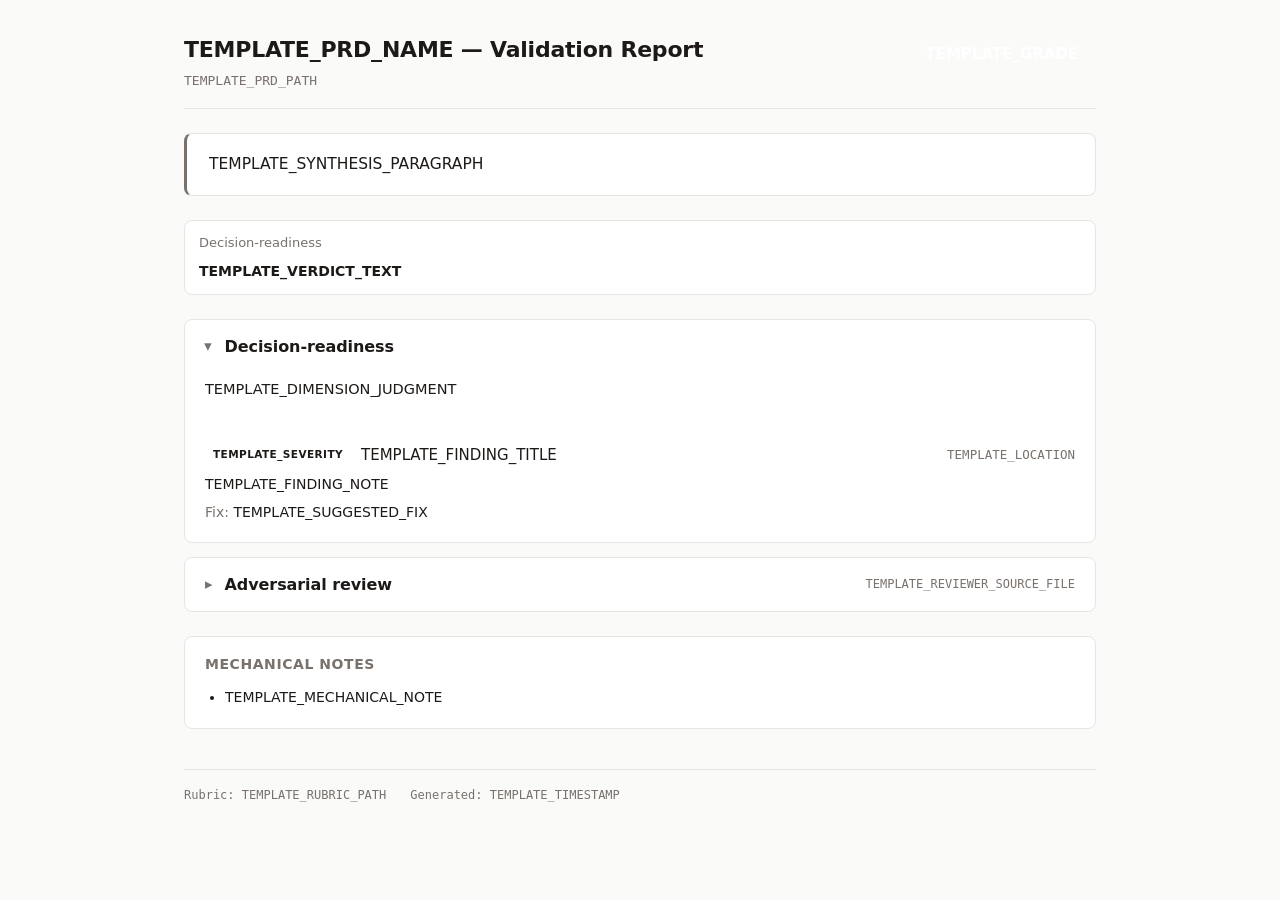
<file: .claude/skills/bmad-prd/assets/validation-report-template.html>
<!DOCTYPE html>
<!--
  PRD Validation Report — skeleton template.

  This file is a starter the synthesis pass fills in directly. There is no
  substitution engine. The LLM:
    1. Reads {doc_workspace}/review-rubric.md and every review-{slug}.md from
       additional reviewers.
    2. Copies this skeleton.
    3. Replaces the placeholder content (everything between TEMPLATE markers)
       with the consolidated review, preserving the structure and CSS.
    4. Writes the result to {doc_workspace}/validation-report.html.
    5. Writes a markdown twin to {doc_workspace}/validation-report.md.

  Visual rules the LLM must preserve:
    - The container width, the color tokens, the typography.
    - One dimension = one collapsible <section class="dimension">.
    - Verdict pill uses the verdict-* class matching its judgment.
    - Severity badge uses the sev-* class matching its level.
    - Each extra reviewer (adversarial, etc.) gets its own collapsible section
      below the rubric dimensions.
    - The footer always shows the artifact paths and timestamp.
-->
<html lang="en">
<head>
<meta charset="utf-8">
<title>PRD Validation: TEMPLATE_PRD_NAME</title>
<style>
  :root {
    --bg: #fafaf9;
    --surface: #ffffff;
    --border: #e7e5e4;
    --text: #1c1917;
    --muted: #78716c;

    --verdict-strong: #16a34a;
    --verdict-adequate: #65a30d;
    --verdict-thin: #d97706;
    --verdict-broken: #dc2626;

    --sev-low: #64748b;
    --sev-medium: #ca8a04;
    --sev-high: #ea580c;
    --sev-critical: #dc2626;

    --grade-exc: #16a34a;
    --grade-good: #65a30d;
    --grade-fair: #d97706;
    --grade-poor: #dc2626;
  }
  * { box-sizing: border-box; }
  html, body { margin: 0; padding: 0; }
  body {
    font-family: -apple-system, BlinkMacSystemFont, "Segoe UI", Inter, system-ui, sans-serif;
    background: var(--bg);
    color: var(--text);
    line-height: 1.6;
    font-size: 15px;
  }
  .container { max-width: 960px; margin: 0 auto; padding: 32px 24px 64px; }

  header.report-header {
    display: flex;
    align-items: flex-start;
    justify-content: space-between;
    gap: 24px;
    padding-bottom: 16px;
    border-bottom: 1px solid var(--border);
    margin-bottom: 24px;
  }
  .title h1 { margin: 0; font-size: 22px; font-weight: 600; letter-spacing: -0.01em; }
  .title .subtitle { color: var(--muted); font-size: 13px; margin-top: 4px; font-family: ui-monospace, "SF Mono", Menlo, monospace; }
  .grade {
    padding: 10px 18px;
    border-radius: 8px;
    font-weight: 600;
    color: white;
    font-size: 15px;
    white-space: nowrap;
  }
  .grade-excellent { background: var(--grade-exc); }
  .grade-good { background: var(--grade-good); }
  .grade-fair { background: var(--grade-fair); }
  .grade-poor { background: var(--grade-poor); }

  .synthesis {
    background: var(--surface);
    border: 1px solid var(--border);
    border-left: 3px solid var(--muted);
    border-radius: 8px;
    padding: 18px 22px;
    margin-bottom: 24px;
    font-size: 15.5px;
  }
  .synthesis p { margin: 0 0 10px; }
  .synthesis p:last-child { margin-bottom: 0; }

  .dimension-summary {
    display: grid;
    grid-template-columns: repeat(auto-fit, minmax(180px, 1fr));
    gap: 10px;
    margin-bottom: 24px;
  }
  .dim-card {
    background: var(--surface);
    border: 1px solid var(--border);
    border-radius: 8px;
    padding: 12px 14px;
  }
  .dim-card .dim-name { font-size: 13px; color: var(--muted); margin-bottom: 6px; }
  .dim-card .dim-verdict { font-size: 14px; font-weight: 600; }

  section.dimension, section.reviewer-section { margin-bottom: 14px; }
  section.dimension details, section.reviewer-section details {
    background: var(--surface);
    border: 1px solid var(--border);
    border-radius: 8px;
    overflow: hidden;
  }
  section summary {
    padding: 14px 20px;
    cursor: pointer;
    user-select: none;
    list-style: none;
    display: flex;
    align-items: center;
    gap: 12px;
  }
  section summary::-webkit-details-marker { display: none; }
  section summary::before {
    content: "▸";
    display: inline-block;
    color: var(--muted);
    transition: transform 0.15s ease;
  }
  section details[open] summary::before { transform: rotate(90deg); }
  section summary h2 {
    display: inline;
    margin: 0;
    font-size: 16px;
    font-weight: 600;
    letter-spacing: -0.005em;
    flex: 1;
  }
  .verdict-pill {
    font-size: 11px;
    padding: 3px 10px;
    border-radius: 999px;
    font-weight: 600;
    text-transform: uppercase;
    letter-spacing: 0.04em;
    color: white;
  }
  .verdict-strong { background: var(--verdict-strong); }
  .verdict-adequate { background: var(--verdict-adequate); }
  .verdict-thin { background: var(--verdict-thin); }
  .verdict-broken { background: var(--verdict-broken); }

  .dim-body { padding: 4px 20px 18px; }
  .dim-judgment { color: var(--text); font-size: 14.5px; }
  .dim-judgment p { margin: 0 0 10px; }

  .findings-list { padding: 0 20px 4px; }
  article.finding {
    padding: 14px 0;
    border-top: 1px solid var(--border);
  }
  article.finding:first-child { border-top: none; }
  article.finding header {
    display: flex;
    align-items: center;
    gap: 10px;
    flex-wrap: wrap;
    margin-bottom: 6px;
  }
  .badge {
    font-size: 10.5px;
    padding: 3px 8px;
    border-radius: 4px;
    font-weight: 600;
    text-transform: uppercase;
    letter-spacing: 0.04em;
    line-height: 1.4;
  }
  .badge-sev-low { background: rgba(100, 116, 139, 0.12); color: var(--sev-low); }
  .badge-sev-medium { background: rgba(202, 138, 4, 0.14); color: var(--sev-medium); }
  .badge-sev-high { background: rgba(234, 88, 12, 0.14); color: var(--sev-high); }
  .badge-sev-critical { background: rgba(220, 38, 38, 0.14); color: var(--sev-critical); }
  .finding-title { margin: 0; font-size: 15px; font-weight: 500; flex: 1; min-width: 200px; }
  .finding-location { font-family: ui-monospace, "SF Mono", Menlo, monospace; font-size: 12.5px; color: var(--muted); }
  .finding-note, .finding-fix { margin-top: 6px; font-size: 14px; }
  .finding-fix strong { color: var(--muted); font-weight: 500; }

  .reviewer-source {
    font-size: 12px;
    color: var(--muted);
    font-family: ui-monospace, "SF Mono", Menlo, monospace;
  }

  .mechanical {
    background: var(--surface);
    border: 1px solid var(--border);
    border-radius: 8px;
    padding: 16px 20px;
    margin-top: 24px;
    font-size: 14px;
  }
  .mechanical h3 { margin: 0 0 10px; font-size: 14px; font-weight: 600; color: var(--muted); text-transform: uppercase; letter-spacing: 0.04em; }
  .mechanical ul { margin: 0; padding-left: 20px; }
  .mechanical li { margin-bottom: 4px; color: var(--text); }

  footer.report-footer {
    margin-top: 40px;
    padding-top: 16px;
    border-top: 1px solid var(--border);
    font-size: 12px;
    color: var(--muted);
    font-family: ui-monospace, "SF Mono", Menlo, monospace;
  }
  footer .meta { display: flex; gap: 24px; flex-wrap: wrap; }
</style>
</head>
<body>
  <div class="container">

    <!-- TEMPLATE: header. Fill prd name, prd path, grade text & class. -->
    <header class="report-header">
      <div class="title">
        <h1>TEMPLATE_PRD_NAME — Validation Report</h1>
        <div class="subtitle">TEMPLATE_PRD_PATH</div>
      </div>
      <div class="grade TEMPLATE_GRADE_CLASS">TEMPLATE_GRADE</div>
    </header>

    <!-- TEMPLATE: overall synthesis paragraphs. Lift directly from
         review-rubric.md "Overall verdict" section; expand if extra reviewers
         materially shift the picture. Wrap each paragraph in <p>. -->
    <div class="synthesis">
      <p>TEMPLATE_SYNTHESIS_PARAGRAPH</p>
    </div>

    <!-- TEMPLATE: dimension summary cards. One per rubric dimension. The
         dim-verdict text uses one of: strong | adequate | thin | broken. -->
    <div class="dimension-summary">
      <div class="dim-card">
        <div class="dim-name">Decision-readiness</div>
        <div class="dim-verdict" style="color: var(--verdict-TEMPLATE_VERDICT)">TEMPLATE_VERDICT_TEXT</div>
      </div>
      <!-- repeat for each of the seven dimensions -->
    </div>

    <!-- TEMPLATE: one section per rubric dimension. Skip a dimension entirely
         if the rubric review marked it n/a for this PRD (e.g. downstream
         usability for a standalone PRD). Open the section by default if
         verdict is thin or broken. -->
    <section class="dimension">
      <details open>
        <summary>
          <h2>Decision-readiness</h2>
          <span class="verdict-pill verdict-TEMPLATE_VERDICT">TEMPLATE_VERDICT_TEXT</span>
        </summary>
        <div class="dim-body">
          <div class="dim-judgment">
            <p>TEMPLATE_DIMENSION_JUDGMENT</p>
          </div>
        </div>
        <div class="findings-list">
          <!-- TEMPLATE: zero or more findings -->
          <article class="finding">
            <header>
              <span class="badge badge-sev-TEMPLATE_SEVERITY">TEMPLATE_SEVERITY</span>
              <h3 class="finding-title">TEMPLATE_FINDING_TITLE</h3>
              <span class="finding-location">TEMPLATE_LOCATION</span>
            </header>
            <div class="finding-note">TEMPLATE_FINDING_NOTE</div>
            <div class="finding-fix"><strong>Fix:</strong> TEMPLATE_SUGGESTED_FIX</div>
          </article>
        </div>
      </details>
    </section>

    <!-- TEMPLATE: one section per extra reviewer that ran (adversarial, etc.).
         Skip this block entirely if only the rubric walker ran. -->
    <section class="reviewer-section">
      <details>
        <summary>
          <h2>Adversarial review</h2>
          <span class="reviewer-source">TEMPLATE_REVIEWER_SOURCE_FILE</span>
        </summary>
        <div class="dim-body">
          <div class="dim-judgment">
            <p>TEMPLATE_REVIEWER_PREAMBLE</p>
          </div>
        </div>
        <div class="findings-list">
          <article class="finding">
            <header>
              <span class="badge badge-sev-TEMPLATE_SEVERITY">TEMPLATE_SEVERITY</span>
              <h3 class="finding-title">TEMPLATE_FINDING_TITLE</h3>
              <span class="finding-location">TEMPLATE_LOCATION</span>
            </header>
            <div class="finding-note">TEMPLATE_FINDING_NOTE</div>
            <div class="finding-fix"><strong>Fix:</strong> TEMPLATE_SUGGESTED_FIX</div>
          </article>
        </div>
      </details>
    </section>

    <!-- TEMPLATE: mechanical notes — short, bulleted. Skip if there are none. -->
    <div class="mechanical">
      <h3>Mechanical notes</h3>
      <ul>
        <li>TEMPLATE_MECHANICAL_NOTE</li>
      </ul>
    </div>

    <footer class="report-footer">
      <div class="meta">
        <span>Rubric: TEMPLATE_RUBRIC_PATH</span>
        <span>Generated: TEMPLATE_TIMESTAMP</span>
      </div>
    </footer>
  </div>
</body>
</html>
</file>
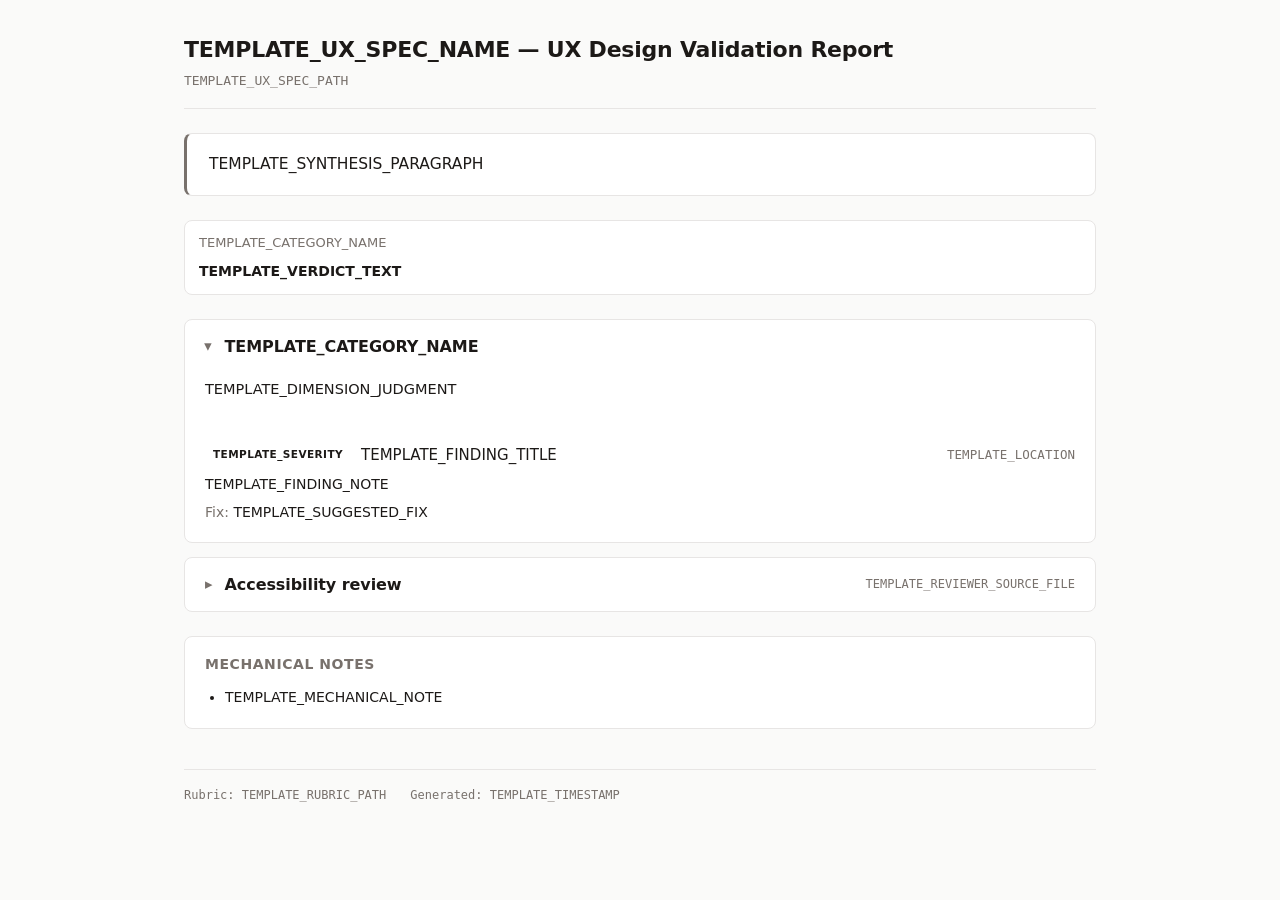
<file: .claude/skills/bmad-ux/assets/validation-report-template.html>
<!DOCTYPE html>
<!--
  UX Design Validation Report — skeleton template.

  This file is a starter the synthesis pass fills in directly. There is no
  substitution engine. The LLM:
    1. Reads {doc_workspace}/review-rubric.md and every review-{slug}.md from
       additional reviewers.
    2. Copies this skeleton.
    3. Replaces the placeholder content (everything between TEMPLATE markers)
       with the consolidated review, preserving the structure and CSS.
    4. Writes the result to {doc_workspace}/validation-report.html.
    5. Writes a markdown twin to {doc_workspace}/validation-report.md.

  Visual rules the LLM must preserve:
    - The container width, the color tokens, the typography.
    - One dimension = one collapsible <section class="dimension">.
    - Verdict pill uses the verdict-* class matching its judgment.
    - Severity badge uses the badge-sev-* class matching its level.
    - Each extra reviewer (accessibility, adversarial, etc.) gets its own
      collapsible section below the rubric dimensions.
    - The footer always shows the artifact paths and timestamp.
-->
<html lang="en">
<head>
<meta charset="utf-8">
<title>UX Design Validation: TEMPLATE_UX_SPEC_NAME</title>
<style>
  :root {
    --bg: #fafaf9;
    --surface: #ffffff;
    --border: #e7e5e4;
    --text: #1c1917;
    --muted: #78716c;

    --verdict-strong: #16a34a;
    --verdict-adequate: #65a30d;
    --verdict-thin: #d97706;
    --verdict-broken: #dc2626;

    --sev-low: #64748b;
    --sev-medium: #ca8a04;
    --sev-high: #ea580c;
    --sev-critical: #dc2626;
  }
  * { box-sizing: border-box; }
  html, body { margin: 0; padding: 0; }
  body {
    font-family: -apple-system, BlinkMacSystemFont, "Segoe UI", Inter, system-ui, sans-serif;
    background: var(--bg);
    color: var(--text);
    line-height: 1.6;
    font-size: 15px;
  }
  .container { max-width: 960px; margin: 0 auto; padding: 32px 24px 64px; }

  header.report-header {
    display: flex;
    align-items: flex-start;
    justify-content: space-between;
    gap: 24px;
    padding-bottom: 16px;
    border-bottom: 1px solid var(--border);
    margin-bottom: 24px;
  }
  .title h1 { margin: 0; font-size: 22px; font-weight: 600; letter-spacing: -0.01em; }
  .title .subtitle { color: var(--muted); font-size: 13px; margin-top: 4px; font-family: ui-monospace, "SF Mono", Menlo, monospace; }

  .synthesis {
    background: var(--surface);
    border: 1px solid var(--border);
    border-left: 3px solid var(--muted);
    border-radius: 8px;
    padding: 18px 22px;
    margin-bottom: 24px;
    font-size: 15.5px;
  }
  .synthesis p { margin: 0 0 10px; }
  .synthesis p:last-child { margin-bottom: 0; }

  .dimension-summary {
    display: grid;
    grid-template-columns: repeat(auto-fit, minmax(180px, 1fr));
    gap: 10px;
    margin-bottom: 24px;
  }
  .dim-card {
    background: var(--surface);
    border: 1px solid var(--border);
    border-radius: 8px;
    padding: 12px 14px;
  }
  .dim-card .dim-name { font-size: 13px; color: var(--muted); margin-bottom: 6px; }
  .dim-card .dim-verdict { font-size: 14px; font-weight: 600; }

  section.dimension, section.reviewer-section { margin-bottom: 14px; }
  section.dimension details, section.reviewer-section details {
    background: var(--surface);
    border: 1px solid var(--border);
    border-radius: 8px;
    overflow: hidden;
  }
  section summary {
    padding: 14px 20px;
    cursor: pointer;
    user-select: none;
    list-style: none;
    display: flex;
    align-items: center;
    gap: 12px;
  }
  section summary::-webkit-details-marker { display: none; }
  section summary::before {
    content: "▸";
    display: inline-block;
    color: var(--muted);
    transition: transform 0.15s ease;
  }
  section details[open] summary::before { transform: rotate(90deg); }
  section summary h2 {
    display: inline;
    margin: 0;
    font-size: 16px;
    font-weight: 600;
    letter-spacing: -0.005em;
    flex: 1;
  }
  .verdict-pill {
    font-size: 11px;
    padding: 3px 10px;
    border-radius: 999px;
    font-weight: 600;
    text-transform: uppercase;
    letter-spacing: 0.04em;
    color: white;
  }
  .verdict-strong { background: var(--verdict-strong); }
  .verdict-adequate { background: var(--verdict-adequate); }
  .verdict-thin { background: var(--verdict-thin); }
  .verdict-broken { background: var(--verdict-broken); }

  .dim-body { padding: 4px 20px 18px; }
  .dim-judgment { color: var(--text); font-size: 14.5px; }
  .dim-judgment p { margin: 0 0 10px; }

  .findings-list { padding: 0 20px 4px; }
  article.finding {
    padding: 14px 0;
    border-top: 1px solid var(--border);
  }
  article.finding:first-child { border-top: none; }
  article.finding header {
    display: flex;
    align-items: center;
    gap: 10px;
    flex-wrap: wrap;
    margin-bottom: 6px;
  }
  .badge {
    font-size: 10.5px;
    padding: 3px 8px;
    border-radius: 4px;
    font-weight: 600;
    text-transform: uppercase;
    letter-spacing: 0.04em;
    line-height: 1.4;
  }
  .badge-sev-low { background: rgba(100, 116, 139, 0.12); color: var(--sev-low); }
  .badge-sev-medium { background: rgba(202, 138, 4, 0.14); color: var(--sev-medium); }
  .badge-sev-high { background: rgba(234, 88, 12, 0.14); color: var(--sev-high); }
  .badge-sev-critical { background: rgba(220, 38, 38, 0.14); color: var(--sev-critical); }
  .finding-title { margin: 0; font-size: 15px; font-weight: 500; flex: 1; min-width: 200px; }
  .finding-location { font-family: ui-monospace, "SF Mono", Menlo, monospace; font-size: 12.5px; color: var(--muted); }
  .finding-note, .finding-fix { margin-top: 6px; font-size: 14px; }
  .finding-fix strong { color: var(--muted); font-weight: 500; }

  .reviewer-source {
    font-size: 12px;
    color: var(--muted);
    font-family: ui-monospace, "SF Mono", Menlo, monospace;
  }

  .mechanical {
    background: var(--surface);
    border: 1px solid var(--border);
    border-radius: 8px;
    padding: 16px 20px;
    margin-top: 24px;
    font-size: 14px;
  }
  .mechanical h3 { margin: 0 0 10px; font-size: 14px; font-weight: 600; color: var(--muted); text-transform: uppercase; letter-spacing: 0.04em; }
  .mechanical ul { margin: 0; padding-left: 20px; }
  .mechanical li { margin-bottom: 4px; color: var(--text); }

  footer.report-footer {
    margin-top: 40px;
    padding-top: 16px;
    border-top: 1px solid var(--border);
    font-size: 12px;
    color: var(--muted);
    font-family: ui-monospace, "SF Mono", Menlo, monospace;
  }
  footer .meta { display: flex; gap: 24px; flex-wrap: wrap; }
</style>
</head>
<body>
  <div class="container">

    <!-- TEMPLATE: header. Fill ux spec name and ux spec path. No overall grade —
         per-category verdicts and severity counts below carry the picture. -->
    <header class="report-header">
      <div class="title">
        <h1>TEMPLATE_UX_SPEC_NAME — UX Design Validation Report</h1>
        <div class="subtitle">TEMPLATE_UX_SPEC_PATH</div>
      </div>
    </header>

    <!-- TEMPLATE: overall synthesis paragraphs. Lift directly from
         review-rubric.md "Overall verdict" section; expand if extra reviewers
         (accessibility, adversarial, etc.) materially shift the picture.
         Wrap each paragraph in <p>. -->
    <div class="synthesis">
      <p>TEMPLATE_SYNTHESIS_PARAGRAPH</p>
    </div>

    <!-- TEMPLATE: dimension summary cards. One per rubric category, in this
         canonical order (from references/validate.md):
           1. Flow coverage
           2. Token completeness
           3. Component coverage
           4. State coverage
           5. Visual reference coverage
           6. Bloat & overspecification
           7. Inheritance discipline
           8. Shape fit
         The dim-verdict text uses one of: strong | adequate | thin | broken. -->
    <div class="dimension-summary">
      <div class="dim-card">
        <div class="dim-name">TEMPLATE_CATEGORY_NAME</div>
        <div class="dim-verdict" style="color: var(--verdict-TEMPLATE_VERDICT)">TEMPLATE_VERDICT_TEXT</div>
      </div>
      <!-- repeat for each of the eight rubric categories -->
    </div>

    <!-- TEMPLATE: one section per rubric category, same canonical order as the
         summary cards above. Skip a category entirely if the rubric review
         marked it n/a for this UX spec. Open the section by default if verdict
         is thin or broken. -->
    <section class="dimension">
      <details open>
        <summary>
          <h2>TEMPLATE_CATEGORY_NAME</h2>
          <span class="verdict-pill verdict-TEMPLATE_VERDICT">TEMPLATE_VERDICT_TEXT</span>
        </summary>
        <div class="dim-body">
          <div class="dim-judgment">
            <p>TEMPLATE_DIMENSION_JUDGMENT</p>
          </div>
        </div>
        <div class="findings-list">
          <!-- TEMPLATE: zero or more findings -->
          <article class="finding">
            <header>
              <span class="badge badge-sev-TEMPLATE_SEVERITY">TEMPLATE_SEVERITY</span>
              <h3 class="finding-title">TEMPLATE_FINDING_TITLE</h3>
              <span class="finding-location">TEMPLATE_LOCATION</span>
            </header>
            <div class="finding-note">TEMPLATE_FINDING_NOTE</div>
            <div class="finding-fix"><strong>Fix:</strong> TEMPLATE_SUGGESTED_FIX</div>
          </article>
        </div>
      </details>
    </section>

    <!-- TEMPLATE: one section per extra reviewer that ran (accessibility,
         adversarial, brand-conformance, etc.). Skip this block entirely if
         only the rubric walker ran. -->
    <section class="reviewer-section">
      <details>
        <summary>
          <h2>Accessibility review</h2>
          <span class="reviewer-source">TEMPLATE_REVIEWER_SOURCE_FILE</span>
        </summary>
        <div class="dim-body">
          <div class="dim-judgment">
            <p>TEMPLATE_REVIEWER_PREAMBLE</p>
          </div>
        </div>
        <div class="findings-list">
          <article class="finding">
            <header>
              <span class="badge badge-sev-TEMPLATE_SEVERITY">TEMPLATE_SEVERITY</span>
              <h3 class="finding-title">TEMPLATE_FINDING_TITLE</h3>
              <span class="finding-location">TEMPLATE_LOCATION</span>
            </header>
            <div class="finding-note">TEMPLATE_FINDING_NOTE</div>
            <div class="finding-fix"><strong>Fix:</strong> TEMPLATE_SUGGESTED_FIX</div>
          </article>
        </div>
      </details>
    </section>

    <!-- TEMPLATE: mechanical notes — short, bulleted. Skip if there are none. -->
    <div class="mechanical">
      <h3>Mechanical notes</h3>
      <ul>
        <li>TEMPLATE_MECHANICAL_NOTE</li>
      </ul>
    </div>

    <footer class="report-footer">
      <div class="meta">
        <span>Rubric: TEMPLATE_RUBRIC_PATH</span>
        <span>Generated: TEMPLATE_TIMESTAMP</span>
      </div>
    </footer>
  </div>
</body>
</html>
</file>
<file: css/styles.css>
/* ==========================================================================
   TradesLine — Direction B "Clean / Modern SaaS" tokens
   Ported from bmad/planning-artifacts/ux-designs/.../direction-b-clean-modern.html
   ========================================================================== */

:root {
  --bg: #f5f7fa;
  --surface: #ffffff;
  --surface-alt: #f1f5f9;
  --border: #e2e8f0;
  --border-strong: #cbd5e1;
  --ink: #1e293b;
  --ink-dim: #64748b;
  --ink-faint: #94a3b8;
  --accent: #0d9488;
  --accent-dark: #0f766e;
  --accent-soft: #ccfbf1;
  --warn: #d97706;
  --warn-soft: #fef3c7;
  --warn-ink: #92400e;
  --ok: #16a34a;
  --ok-soft: #dcfce7;
  --ok-ink: #15803d;
  --danger: #dc2626;
  --danger-soft: #fee2e2;

  --radius-lg: 20px;
  --radius-md: 16px;
  --radius-sm: 10px;
  --shadow-card: 0 1px 2px rgba(15, 23, 42, 0.04);
  --shadow-elevated: 0 20px 40px -12px rgba(15, 23, 42, 0.18), 0 2px 6px rgba(15, 23, 42, 0.06);
}

/* ==========================================================================
   Color-scheme preview only — swaps just the accent trio, never shipped
   as user-facing UI. Toggled via the ?preview-themes=1 dev switcher in
   app.js (init()); has no effect otherwise. Remove this block (and the
   switcher in app.js) once a scheme is picked, or fold the chosen values
   into :root above and delete the rest.
   ========================================================================== */
body.theme-blue {
  --accent: #2563eb;
  --accent-dark: #1d4ed8;
  --accent-soft: #dbeafe;
}
body.theme-indigo {
  --accent: #4f46e5;
  --accent-dark: #4338ca;
  --accent-soft: #e0e7ff;
}
body.theme-rust {
  --accent: #9a3412;
  --accent-dark: #7c2d12;
  --accent-soft: #ffedd5;
}

* {
  box-sizing: border-box;
}

html,
body {
  margin: 0;
  padding: 0;
  background: var(--bg);
  color: var(--ink);
  font-family: -apple-system, BlinkMacSystemFont, "Segoe UI", Roboto, Helvetica, Arial, sans-serif;
  -webkit-font-smoothing: antialiased;
}

button,
input {
  font-family: inherit;
}

.app-shell {
  max-width: 480px;
  margin: 0 auto;
  min-height: 100vh;
  background: var(--surface);
  display: flex;
  flex-direction: column;
  box-shadow: var(--shadow-elevated);
}

@media (min-width: 720px) {
  .app-shell {
    max-width: 560px;
    margin: 24px auto;
    min-height: calc(100vh - 48px);
    border-radius: var(--radius-lg);
    overflow: hidden;
  }
}

/* ===== Header ===== */
.app-header {
  display: flex;
  align-items: center;
  gap: 12px;
  padding: 14px 20px;
  border-bottom: 1px solid var(--border);
  background: var(--surface);
}
.app-header[hidden] {
  display: none;
}
.app-header-name {
  font-size: 13px;
  font-weight: 700;
  color: var(--accent);
}
.app-header-user {
  flex: 1;
  font-size: 12.5px;
  color: var(--ink-dim);
  overflow: hidden;
  text-overflow: ellipsis;
  white-space: nowrap;
}
.app-header-profile {
  background: none;
  border: none;
  color: var(--accent);
  font-size: 12px;
  font-weight: 600;
  cursor: pointer;
  padding: 4px 0;
}
.app-header-profile:hover {
  text-decoration: underline;
}
.app-header-logout {
  background: none;
  border: none;
  color: var(--ink-faint);
  font-size: 12px;
  font-weight: 600;
  cursor: pointer;
  padding: 4px 0;
}
.app-header-logout:hover {
  color: var(--ink-dim);
}

/* ===== Layout ===== */
main {
  flex: 1;
  display: flex;
  flex-direction: column;
}
.screen {
  display: flex;
  flex-direction: column;
  flex: 1;
}
.screen[hidden] {
  display: none;
}

.topbar {
  padding: 20px 20px 14px;
}
.screen-title {
  font-size: 24px;
  font-weight: 700;
  letter-spacing: -0.01em;
}
.screen-sub {
  font-size: 13px;
  color: var(--ink-dim);
  margin-top: 4px;
}

/* ===== Login ===== */
.login-wrap {
  padding: 48px 24px;
  max-width: 360px;
  margin: 0 auto;
  width: 100%;
}
.brand {
  display: flex;
  align-items: center;
  gap: 10px;
  margin-bottom: 32px;
}
.brand-mark {
  width: 36px;
  height: 36px;
  border-radius: 10px;
  background: var(--accent);
  color: #fff;
  display: flex;
  align-items: center;
  justify-content: center;
  font-weight: 800;
  font-size: 16px;
}
.brand-name {
  font-size: 15px;
  font-weight: 700;
  color: var(--accent);
}
.login-form {
  margin-top: 24px;
  display: flex;
  flex-direction: column;
  gap: 16px;
}
.field {
  display: flex;
  flex-direction: column;
  gap: 6px;
}
.field-label {
  font-size: 12.5px;
  font-weight: 600;
  color: var(--ink-dim);
}
.field-group-label {
  font-size: 12.5px;
  font-weight: 700;
  color: var(--ink-dim);
  margin-top: 4px;
}
.field-row {
  display: flex;
  gap: 10px;
}
.field-row .field {
  flex: 1;
  min-width: 0;
}
.trade-group {
  display: flex;
  flex-wrap: wrap;
  gap: 8px;
}
.trade-chip {
  border: 1.5px solid var(--border);
  border-radius: 999px;
  padding: 8px 14px;
  font-size: 13px;
  font-weight: 600;
  color: var(--ink-dim);
  background: var(--surface);
  cursor: pointer;
}
.trade-chip.selected {
  background: var(--accent-soft);
  border-color: var(--accent);
  color: var(--accent-dark);
}
.field input,
.field select,
.field textarea,
.warehouse-add-row input {
  background: var(--surface);
  border: 1px solid var(--border-strong);
  border-radius: var(--radius-sm);
  padding: 12px 14px;
  font-size: 14px;
  color: var(--ink);
  font-family: inherit;
}
.field input:disabled,
.field select:disabled,
.field textarea:disabled,
.warehouse-add-row input:disabled {
  background: var(--surface-alt);
  border-color: var(--border);
  color: var(--ink-faint);
  cursor: not-allowed;
}
.field textarea {
  min-height: 72px;
  resize: vertical;
}
.field input:focus,
.field select:focus,
.field textarea:focus,
.warehouse-add-row input:focus {
  outline: 2px solid var(--accent);
  outline-offset: -1px;
}
.warehouse-add-row {
  display: flex;
  flex-wrap: wrap;
  gap: 8px;
  align-items: center;
}
.warehouse-add-row input {
  flex: 1;
  min-width: 100px;
}
.field-error {
  margin-top: -10px;
  font-size: 12.5px;
  color: var(--danger);
  font-weight: 600;
}
.field-error[hidden] {
  display: none;
}
.login-note {
  font-size: 11.5px;
  color: var(--ink-faint);
  text-align: center;
  margin-top: 4px;
}

/* ===== Buttons ===== */
.btn {
  font-weight: 600;
  font-size: 14px;
  border-radius: 14px;
  padding: 13px 18px;
  border: none;
  cursor: pointer;
  text-align: center;
}
.btn-block {
  width: 100%;
}
.btn-primary {
  background: var(--accent);
  color: #fff;
  box-shadow: 0 8px 18px -6px rgba(13, 148, 136, 0.5);
}
.btn-primary:hover:not(:disabled) {
  background: var(--accent-dark);
}
.btn-primary:disabled {
  background: var(--border);
  color: var(--ink-faint);
  box-shadow: none;
  cursor: not-allowed;
}
.btn-secondary {
  background: var(--surface-alt);
  color: var(--ink);
  border: 1px solid var(--border);
}
.btn-secondary:hover {
  background: var(--border);
}
.btn-danger {
  background: var(--danger);
  color: #fff;
  box-shadow: 0 8px 18px -6px rgba(220, 38, 38, 0.5);
}
.btn-danger:hover {
  background: #b91c1c;
}

/* ===== Job picker / dashboard ===== */
#job-count-sub {
  min-height: 1em;
}
.job-list {
  padding: 4px 16px 8px;
  display: flex;
  flex-direction: column;
  gap: 12px;
  background: var(--surface-alt);
}
.job-list:empty {
  padding: 0;
}
.job-card {
  background: var(--surface);
  border: 1px solid var(--border);
  border-radius: var(--radius-md);
  padding: 16px;
  box-shadow: var(--shadow-card);
  cursor: pointer;
  text-align: left;
  width: 100%;
}
.job-card:hover {
  border-color: var(--accent);
}
.job-card-top {
  display: flex;
  align-items: flex-start;
  justify-content: space-between;
  gap: 10px;
}
.job-addr {
  font-size: 15px;
  font-weight: 700;
  line-height: 1.3;
}
.job-type {
  font-size: 12.5px;
  color: var(--ink-dim);
  margin-top: 2px;
}
.job-meta {
  display: flex;
  justify-content: space-between;
  margin-top: 12px;
  font-size: 12px;
  color: var(--ink-faint);
}

/* Per-card status badge — "Active" statuses (everything before invoice)
   get the accent treatment, the terminal `invoice` status gets the "done"
   treatment, matching the Active/Completed dashboard section split. */
.status-badge {
  font-size: 11px;
  font-weight: 700;
  padding: 3px 9px;
  border-radius: 999px;
  white-space: nowrap;
  flex-shrink: 0;
}
.status-badge-active {
  color: var(--accent-dark);
  background: var(--accent-soft);
}
.status-badge-warn {
  color: var(--warn-ink);
  background: var(--warn-soft);
}
.status-badge-done {
  color: var(--ok-ink);
  background: var(--ok-soft);
}

/* Dashboard section headings ("Active" / "Completed") — a section with
   zero jobs simply isn't rendered, so its heading disappears too. */
.job-section-heading {
  font-size: 12px;
  font-weight: 700;
  text-transform: uppercase;
  letter-spacing: 0.04em;
  color: var(--ink-faint);
  padding: 4px 4px 0;
}
.job-section-count {
  font-weight: 600;
}

.picker-section {
  padding: 18px 16px 24px;
}
.picker-heading {
  font-size: 13px;
  font-weight: 700;
  color: var(--ink-dim);
  margin-bottom: 10px;
  padding: 0 4px;
}
.preset-list {
  display: flex;
  flex-direction: column;
  gap: 10px;
}
.preset-card {
  background: var(--surface);
  border: 1.5px solid var(--border);
  border-radius: var(--radius-md);
  padding: 14px 16px;
  text-align: left;
  cursor: pointer;
  display: flex;
  flex-direction: column;
  gap: 3px;
}
.preset-card:hover {
  border-color: var(--accent);
  background: var(--accent-soft);
}
.preset-title {
  font-size: 14.5px;
  font-weight: 700;
}
.preset-desc {
  font-size: 12.5px;
  color: var(--ink-dim);
}
.preset-meta {
  font-size: 11.5px;
  color: var(--ink-faint);
  margin-top: 4px;
}

/* ===== Stepper ===== */
.stepper {
  display: flex;
  align-items: center;
  padding: 0 20px;
  margin-top: 6px;
}
.step-dot {
  width: 9px;
  height: 9px;
  border-radius: 50%;
  background: var(--border);
  flex-shrink: 0;
}
.step-dot.filled {
  background: var(--accent);
}
.step-dot.done {
  background: var(--ok);
}
.step-line {
  flex: 1;
  height: 2px;
  background: var(--border);
}
.step-line.filled {
  background: var(--accent);
}
.step-line.done {
  background: var(--ok);
}
.stage-caption {
  margin: 10px 20px 4px;
  font-size: 12px;
  font-weight: 600;
  color: var(--accent);
  background: var(--accent-soft);
  display: inline-block;
  padding: 3px 10px;
  border-radius: 999px;
}

.back-link {
  background: none;
  border: none;
  color: var(--accent);
  font-size: 12px;
  font-weight: 600;
  padding: 0 0 8px;
  cursor: pointer;
}

.job-detail-body {
  flex: 1;
  display: flex;
  flex-direction: column;
  padding-bottom: 24px;
}

/* New-job intake screen: every other job-detail-body section supplies its
   own horizontal padding via its own wrapper (.mat-list, .add-item-form,
   .action-bar, .status-panel all carry 16px side margins/padding) — this
   screen's fields and buttons had none, so on narrow phones they ran edge
   to edge and clipped. */
.new-job-form {
  padding: 4px 16px 8px;
  display: flex;
  flex-direction: column;
  gap: 14px;
}

#profile-body {
  display: flex;
  flex-direction: column;
  gap: 16px;
  padding: 16px;
}

/* ===== Materials list ===== */
.mat-list {
  padding: 12px 16px 8px;
  display: flex;
  flex-direction: column;
  gap: 10px;
}
.mat-row {
  background: var(--surface);
  border: 1px solid var(--border);
  border-radius: 14px;
  padding: 14px;
}
.mat-row.delivered {
  background: #f0fdf4;
  border-color: #bbf7d0;
}
.mat-top {
  display: flex;
  justify-content: space-between;
  align-items: flex-start;
  gap: 10px;
}
.mat-left {
  display: flex;
  gap: 10px;
  align-items: flex-start;
  min-width: 0;
}
.checkbox {
  width: 20px;
  height: 20px;
  border-radius: 6px;
  border: 2px solid #cbd5e1;
  flex-shrink: 0;
  margin-top: 1px;
  background: none;
  padding: 0;
  font-family: inherit;
}
button.checkbox {
  cursor: pointer;
}
.checkbox.checked {
  background: var(--ok);
  border-color: var(--ok);
  color: #fff;
  font-size: 13px;
  font-weight: 800;
  display: flex;
  align-items: center;
  justify-content: center;
}
.contact-log {
  font-size: 11px;
  color: var(--ink-faint);
  margin-top: 6px;
  padding-top: 6px;
  border-top: 1px dashed var(--border);
}
.mat-name {
  font-size: 14px;
  font-weight: 600;
  line-height: 1.3;
}
.mat-row.delivered .mat-name {
  color: var(--ok);
}
.mat-unit {
  font-size: 11.5px;
  color: var(--ink-faint);
  margin-top: 2px;
}
.qty-box {
  display: flex;
  align-items: center;
  background: var(--surface-alt);
  border-radius: 10px;
  flex-shrink: 0;
}
.qty-box button {
  width: 28px;
  height: 28px;
  background: transparent;
  border: none;
  color: var(--accent);
  font-size: 15px;
  font-weight: 700;
  font-family: inherit;
  cursor: pointer;
}
.qty-box button:disabled {
  color: var(--ink-faint);
  cursor: not-allowed;
}
.qty-box input {
  width: 40px;
  height: 28px;
  text-align: center;
  background: transparent;
  border: none;
  font-weight: 700;
  font-size: 13px;
  color: var(--ink);
}
.mat-actions {
  display: flex;
  flex-direction: column;
  align-items: flex-end;
  gap: 6px;
}
.mat-remove {
  background: var(--danger-soft);
  border: 1px solid transparent;
  color: var(--danger);
  font-size: 12px;
  font-weight: 700;
  cursor: pointer;
  padding: 5px 10px;
  border-radius: 8px;
}
.mat-remove:hover {
  background: var(--danger);
  color: #fff;
}
.mat-remove:disabled {
  background: none;
  border-color: var(--border);
  color: var(--ink-faint);
  cursor: not-allowed;
}

.wholesaler-row {
  margin-top: 12px;
  padding-left: 30px;
  display: flex;
  align-items: center;
  justify-content: space-between;
  gap: 8px;
  flex-wrap: wrap;
}
/* Materials Needed's vendor-choice block: no checkbox on this screen to
   line up under, so it sits flush left and uses the material card's full
   width instead of the 30px indent wholesaler-selected still needs. */
.wholesaler-row.no-checkbox,
.wholesaler-options.no-checkbox {
  padding-left: 0;
}
.chip {
  background: var(--surface-alt);
  border-radius: 999px;
  padding: 5px 10px;
  font-size: 11.5px;
  font-weight: 600;
  color: #475569;
  display: flex;
  align-items: center;
  gap: 6px;
}
.chip .dot {
  width: 6px;
  height: 6px;
  border-radius: 50%;
  background: var(--ok);
  flex-shrink: 0;
}
.chip .dot.warn {
  background: var(--warn);
}
.chip.ok {
  background: var(--ok-soft);
  color: var(--ok-ink);
}
.chip.unassigned {
  background: var(--warn-soft);
  color: var(--warn-ink);
}
.change-link {
  font-size: 12px;
  font-weight: 600;
  color: var(--accent);
  background: none;
  border: none;
  cursor: pointer;
  padding: 0;
}

.wholesaler-options {
  margin-top: 12px;
  padding-left: 30px;
  display: flex;
  flex-direction: column;
  gap: 6px;
}
.wholesaler-option {
  display: flex;
  align-items: center;
  justify-content: space-between;
  gap: 10px;
  background: var(--surface-alt);
  border: 1.5px solid transparent;
  border-radius: 10px;
  padding: 8px 10px;
  cursor: pointer;
  font-size: 12.5px;
}
.wholesaler-option.selected {
  border-color: var(--accent);
  background: var(--accent-soft);
}
.wholesaler-option-name {
  font-weight: 600;
}
.wholesaler-option-meta {
  color: var(--ink-dim);
  font-size: 11.5px;
}
.wholesaler-option-price {
  font-weight: 700;
  flex-shrink: 0;
}

.add-item {
  margin: 6px 16px 6px;
  border: 1.5px dashed #cbd5e1;
  background: none;
  color: var(--ink-dim);
  text-align: center;
  padding: 13px;
  font-weight: 600;
  font-size: 13px;
  border-radius: 14px;
  cursor: pointer;
  width: calc(100% - 32px);
}
.add-item:hover {
  border-color: var(--accent);
  color: var(--accent);
}

.add-item-form {
  margin: 6px 16px;
  background: var(--surface-alt);
  border-radius: 14px;
  padding: 14px;
  display: flex;
  flex-direction: column;
  gap: 10px;
}
.add-item-form-actions {
  display: flex;
  gap: 10px;
}
.add-item-form-actions .btn {
  flex: 1;
}

/* ===== Add-material search picker ===== */
.search-input {
  background: var(--surface);
  border: 1px solid var(--border-strong);
  border-radius: var(--radius-sm);
  padding: 12px 14px;
  font-size: 14px;
  color: var(--ink);
  width: 100%;
}
.search-input:focus {
  outline: 2px solid var(--accent);
  outline-offset: -1px;
}
.material-results {
  display: flex;
  flex-direction: column;
  gap: 6px;
  max-height: 260px;
  overflow-y: auto;
}
.material-result {
  display: flex;
  flex-direction: column;
  gap: 2px;
  background: var(--surface);
  border: 1px solid var(--border);
  border-radius: 10px;
  padding: 10px 12px;
  text-align: left;
  cursor: pointer;
  width: 100%;
}
.material-result:hover,
.material-result.highlighted {
  border-color: var(--accent);
  background: var(--accent-soft);
}
.material-result-name {
  font-size: 13.5px;
  font-weight: 600;
}
.material-result-meta {
  font-size: 11.5px;
  color: var(--ink-dim);
  margin-top: 1px;
}
.material-results-empty {
  padding: 10px 4px 2px;
  font-size: 12.5px;
  color: var(--ink-faint);
  text-align: center;
}

.inline-note {
  margin: 4px 16px 0;
  font-size: 12px;
  color: var(--ink-faint);
}
.inline-error {
  margin: 8px 16px 0;
  font-size: 12.5px;
  font-weight: 600;
  color: var(--danger);
  background: var(--danger-soft);
  padding: 8px 12px;
  border-radius: 10px;
}
.inline-error[hidden] {
  display: none;
}

.summary-card {
  margin: 14px 16px 4px;
  background: var(--surface-alt);
  border-radius: var(--radius-md);
  padding: 16px;
  display: flex;
  justify-content: space-between;
  align-items: baseline;
}
.summary-label {
  font-size: 13px;
  font-weight: 600;
  color: var(--ink-dim);
}
.summary-value {
  font-size: 20px;
  font-weight: 700;
}

.action-bar {
  margin: 18px 16px 4px;
  display: flex;
  flex-direction: column;
  gap: 10px;
}

/* ===== Simple status screens (job-started, delivered, completed) ===== */
.status-panel {
  margin: 12px 16px;
  background: var(--surface-alt);
  border-radius: var(--radius-md);
  padding: 22px 18px;
  text-align: center;
}
.status-panel-icon {
  width: 48px;
  height: 48px;
  border-radius: 50%;
  background: var(--accent-soft);
  color: var(--accent);
  display: flex;
  align-items: center;
  justify-content: center;
  font-size: 22px;
  font-weight: 800;
  margin: 0 auto 12px;
}
.status-panel.ok .status-panel-icon {
  background: var(--ok-soft);
  color: var(--ok);
}
.status-panel-title {
  font-size: 15px;
  font-weight: 700;
}
.status-panel-sub {
  font-size: 13px;
  color: var(--ink-dim);
  margin-top: 4px;
}

/* ===== Invoice ===== */
.invoice-card {
  margin: 12px 16px;
  background: var(--surface);
  border: 1px solid var(--border);
  border-radius: var(--radius-md);
  padding: 18px;
}
.invoice-header {
  display: flex;
  justify-content: space-between;
  align-items: flex-start;
  border-bottom: 1px solid var(--border);
  padding-bottom: 14px;
  margin-bottom: 14px;
}
.invoice-job {
  font-size: 14px;
  font-weight: 700;
}
.invoice-job-sub {
  font-size: 12px;
  color: var(--ink-dim);
  margin-top: 2px;
}
.invoice-meta-row {
  display: flex;
  justify-content: space-between;
  gap: 10px;
  font-size: 11.5px;
  color: var(--ink-faint);
  margin: -6px 0 14px;
}
.invoice-footer {
  margin-top: 16px;
  padding-top: 12px;
  border-top: 1px solid var(--border);
  font-size: 11px;
  color: var(--ink-faint);
  text-align: center;
}
.invoice-notes {
  font-size: 12.5px;
  color: var(--ink-dim);
  white-space: pre-wrap;
  margin: 4px 0 0;
}
.invoice-badge {
  font-size: 11px;
  font-weight: 700;
  color: var(--ok-ink);
  background: var(--ok-soft);
  padding: 3px 9px;
  border-radius: 999px;
  white-space: nowrap;
}
.invoice-badge.badge-estimate {
  color: var(--warn-ink);
  background: var(--warn-soft);
}

.toggle-row {
  display: flex;
  align-items: center;
  justify-content: space-between;
  gap: 10px;
  padding: 10px 12px;
  background: var(--surface-alt);
  border-radius: 12px;
  margin-bottom: 14px;
}
.toggle-label {
  font-size: 13px;
  font-weight: 600;
}
.toggle-sub {
  font-size: 11.5px;
  color: var(--ink-dim);
}
.switch {
  position: relative;
  width: 42px;
  height: 24px;
  flex-shrink: 0;
}
.switch input {
  opacity: 0;
  width: 0;
  height: 0;
}
.switch-track {
  position: absolute;
  inset: 0;
  background: var(--border);
  border-radius: 999px;
  cursor: pointer;
  transition: background 0.15s ease;
}
.switch-track::before {
  content: "";
  position: absolute;
  width: 18px;
  height: 18px;
  left: 3px;
  top: 3px;
  background: #fff;
  border-radius: 50%;
  transition: transform 0.15s ease;
  box-shadow: 0 1px 3px rgba(15, 23, 42, 0.3);
}
.switch input:checked + .switch-track {
  background: var(--accent);
}
.switch input:checked + .switch-track::before {
  transform: translateX(18px);
}

.line-item {
  display: flex;
  justify-content: space-between;
  gap: 10px;
  font-size: 13px;
  padding: 6px 0;
}
.line-item-name {
  color: var(--ink);
}
.line-item-qty {
  color: var(--ink-faint);
  font-size: 11.5px;
}
.line-item-value {
  font-weight: 600;
  flex-shrink: 0;
}
.line-item.muted {
  color: var(--ink-faint);
  text-decoration: line-through;
}
.line-section-label {
  font-size: 11px;
  font-weight: 700;
  text-transform: uppercase;
  letter-spacing: 0.03em;
  color: var(--ink-faint);
  margin: 14px 0 4px;
}
.invoice-totals {
  margin-top: 14px;
  border-top: 1px dashed var(--border);
  padding-top: 12px;
  display: flex;
  flex-direction: column;
  gap: 6px;
}
.invoice-totals .line-item.grand {
  font-size: 16px;
  font-weight: 800;
  border-top: 1px solid var(--border);
  padding-top: 10px;
  margin-top: 4px;
}

/* ===== Toast ===== */
.toast {
  position: fixed;
  left: 50%;
  bottom: 24px;
  transform: translateX(-50%);
  background: var(--ink);
  color: #fff;
  padding: 12px 20px;
  border-radius: 999px;
  font-size: 13px;
  font-weight: 600;
  box-shadow: 0 10px 24px rgba(15, 23, 42, 0.3);
  z-index: 50;
  max-width: 90%;
  text-align: center;
}
.toast[hidden] {
  display: none;
}
.toast.ok {
  background: var(--ok);
}

/* ===== Confirm modal ===== */
.confirm-overlay {
  position: fixed;
  inset: 0;
  background: rgba(15, 23, 42, 0.55);
  display: flex;
  align-items: center;
  justify-content: center;
  padding: 20px;
  z-index: 60;
}
.confirm-overlay[hidden] {
  display: none;
}
.confirm-card {
  background: var(--surface);
  border-radius: var(--radius-lg);
  padding: 24px 20px;
  max-width: 340px;
  width: 100%;
  box-shadow: var(--shadow-elevated);
}
.confirm-title {
  font-size: 16px;
  font-weight: 800;
  color: var(--ink);
  margin-bottom: 8px;
}
.confirm-body {
  font-size: 13.5px;
  color: var(--ink-dim);
  line-height: 1.5;
  margin: 0 0 20px;
}
.confirm-actions {
  display: flex;
  gap: 10px;
}
.confirm-actions .btn {
  flex: 1;
  padding: 11px 14px;
}

.checkoff-note {
  padding: 10px 16px 4px;
  font-size: 12px;
  color: var(--ink-faint);
  text-align: center;
}

.empty-state {
  padding: 24px 16px;
  text-align: center;
  color: var(--ink-faint);
  font-size: 13px;
}

/* ==========================================================================
   Print (Download PDF) — only the invoice/estimate card should print;
   everything else (nav, stepper, toggles, action buttons) is app chrome.
   Triggered by window.print() from the "Download PDF" button; the user
   picks "Save as PDF" in the browser's own print dialog.
   ========================================================================== */
@media print {
  .app-header,
  .topbar,
  .stepper,
  .stage-caption,
  .back-link,
  [data-no-print] {
    display: none !important;
  }
  body {
    background: #fff;
  }
  .app-shell {
    box-shadow: none;
    max-width: none;
  }
  .invoice-card {
    border: none;
    box-shadow: none;
    margin: 0;
  }
}
</file>
<file: draft-v1/css/styles.css>
/* ==========================================================================
   Sparkline — Direction B "Clean / Modern SaaS" tokens
   Ported from bmad/planning-artifacts/ux-designs/.../direction-b-clean-modern.html
   ========================================================================== */

:root {
  --bg: #f5f7fa;
  --surface: #ffffff;
  --surface-alt: #f1f5f9;
  --border: #e2e8f0;
  --ink: #1e293b;
  --ink-dim: #64748b;
  --ink-faint: #94a3b8;
  --accent: #0d9488;
  --accent-dark: #0f766e;
  --accent-soft: #ccfbf1;
  --warn: #d97706;
  --warn-soft: #fef3c7;
  --warn-ink: #92400e;
  --ok: #16a34a;
  --ok-soft: #dcfce7;
  --ok-ink: #15803d;
  --danger: #dc2626;
  --danger-soft: #fee2e2;
  --radius-lg: 20px;
  --radius-md: 16px;
  --radius-sm: 10px;
  --shadow-card: 0 1px 2px rgba(15, 23, 42, 0.04);
  --shadow-elevated: 0 20px 40px -12px rgba(15, 23, 42, 0.18), 0 2px 6px rgba(15, 23, 42, 0.06);
}

* {
  box-sizing: border-box;
}

html,
body {
  margin: 0;
  padding: 0;
  background: var(--bg);
  color: var(--ink);
  font-family: -apple-system, BlinkMacSystemFont, "Segoe UI", Roboto, Helvetica, Arial, sans-serif;
  -webkit-font-smoothing: antialiased;
}

button,
input {
  font-family: inherit;
}

.app-shell {
  max-width: 480px;
  margin: 0 auto;
  min-height: 100vh;
  background: var(--surface);
  display: flex;
  flex-direction: column;
  box-shadow: var(--shadow-elevated);
}

@media (min-width: 720px) {
  .app-shell {
    max-width: 560px;
    margin: 24px auto;
    min-height: calc(100vh - 48px);
    border-radius: var(--radius-lg);
    overflow: hidden;
  }
}

/* ===== Header ===== */
.app-header {
  display: flex;
  align-items: center;
  gap: 12px;
  padding: 14px 20px;
  border-bottom: 1px solid var(--border);
  background: var(--surface);
}
.app-header[hidden] {
  display: none;
}
.app-header-name {
  font-size: 13px;
  font-weight: 700;
  color: var(--accent);
}
.app-header-user {
  flex: 1;
  font-size: 12.5px;
  color: var(--ink-dim);
  overflow: hidden;
  text-overflow: ellipsis;
  white-space: nowrap;
}
.app-header-logout {
  background: none;
  border: none;
  color: var(--ink-faint);
  font-size: 12px;
  font-weight: 600;
  cursor: pointer;
  padding: 4px 0;
}
.app-header-logout:hover {
  color: var(--ink-dim);
}

/* ===== Layout ===== */
main {
  flex: 1;
  display: flex;
  flex-direction: column;
}
.screen {
  display: flex;
  flex-direction: column;
  flex: 1;
}
.screen[hidden] {
  display: none;
}

.topbar {
  padding: 20px 20px 14px;
}
.screen-title {
  font-size: 24px;
  font-weight: 700;
  letter-spacing: -0.01em;
}
.screen-sub {
  font-size: 13px;
  color: var(--ink-dim);
  margin-top: 4px;
}

/* ===== Login ===== */
.login-wrap {
  padding: 48px 24px;
  max-width: 360px;
  margin: 0 auto;
  width: 100%;
}
.brand {
  display: flex;
  align-items: center;
  gap: 10px;
  margin-bottom: 32px;
}
.brand-mark {
  width: 36px;
  height: 36px;
  border-radius: 10px;
  background: var(--accent);
  color: #fff;
  display: flex;
  align-items: center;
  justify-content: center;
  font-weight: 800;
  font-size: 16px;
}
.brand-name {
  font-size: 15px;
  font-weight: 700;
  color: var(--accent);
}
.login-form {
  margin-top: 24px;
  display: flex;
  flex-direction: column;
  gap: 16px;
}
.field {
  display: flex;
  flex-direction: column;
  gap: 6px;
}
.field-label {
  font-size: 12.5px;
  font-weight: 600;
  color: var(--ink-dim);
}
.field input,
.field select {
  background: var(--surface-alt);
  border: 1px solid var(--border);
  border-radius: var(--radius-sm);
  padding: 12px 14px;
  font-size: 14px;
  color: var(--ink);
}
.field input:focus,
.field select:focus {
  outline: 2px solid var(--accent);
  outline-offset: -1px;
}
.field-error {
  margin-top: -10px;
  font-size: 12.5px;
  color: var(--danger);
  font-weight: 600;
}
.field-error[hidden] {
  display: none;
}
.login-note {
  font-size: 11.5px;
  color: var(--ink-faint);
  text-align: center;
  margin-top: 4px;
}

/* ===== Buttons ===== */
.btn {
  font-weight: 600;
  font-size: 14px;
  border-radius: 14px;
  padding: 13px 18px;
  border: none;
  cursor: pointer;
  text-align: center;
}
.btn-block {
  width: 100%;
}
.btn-primary {
  background: var(--accent);
  color: #fff;
  box-shadow: 0 8px 18px -6px rgba(13, 148, 136, 0.5);
}
.btn-primary:hover:not(:disabled) {
  background: var(--accent-dark);
}
.btn-primary:disabled {
  background: var(--border);
  color: var(--ink-faint);
  box-shadow: none;
  cursor: not-allowed;
}
.btn-secondary {
  background: var(--surface-alt);
  color: var(--ink);
  border: 1px solid var(--border);
}
.btn-secondary:hover {
  background: var(--border);
}
.btn-danger {
  background: var(--danger);
  color: #fff;
  box-shadow: 0 8px 18px -6px rgba(220, 38, 38, 0.5);
}
.btn-danger:hover {
  background: #b91c1c;
}

/* ===== Job picker / dashboard ===== */
#job-count-sub {
  min-height: 1em;
}
.job-list {
  padding: 4px 16px 8px;
  display: flex;
  flex-direction: column;
  gap: 12px;
  background: var(--surface-alt);
}
.job-list:empty {
  padding: 0;
}
.job-card {
  background: var(--surface);
  border: 1px solid var(--border);
  border-radius: var(--radius-md);
  padding: 16px;
  box-shadow: var(--shadow-card);
  cursor: pointer;
  text-align: left;
  width: 100%;
}
.job-card:hover {
  border-color: var(--accent);
}
.job-card-top {
  display: flex;
  align-items: flex-start;
  justify-content: space-between;
  gap: 10px;
}
.job-addr {
  font-size: 15px;
  font-weight: 700;
  line-height: 1.3;
}
.job-type {
  font-size: 12.5px;
  color: var(--ink-dim);
  margin-top: 2px;
}
.job-meta {
  display: flex;
  justify-content: space-between;
  margin-top: 12px;
  font-size: 12px;
  color: var(--ink-faint);
}

/* Per-card status badge — "Active" statuses (everything before invoice)
   get the accent treatment, the terminal `invoice` status gets the "done"
   treatment, matching the Active/Completed dashboard section split. */
.status-badge {
  font-size: 11px;
  font-weight: 700;
  padding: 3px 9px;
  border-radius: 999px;
  white-space: nowrap;
  flex-shrink: 0;
}
.status-badge-active {
  color: var(--accent-dark);
  background: var(--accent-soft);
}
.status-badge-done {
  color: var(--ok-ink);
  background: var(--ok-soft);
}

/* Dashboard section headings ("Active" / "Completed") — a section with
   zero jobs simply isn't rendered, so its heading disappears too. */
.job-section-heading {
  font-size: 12px;
  font-weight: 700;
  text-transform: uppercase;
  letter-spacing: 0.04em;
  color: var(--ink-faint);
  padding: 4px 4px 0;
}
.job-section-count {
  font-weight: 600;
}

.picker-section {
  padding: 18px 16px 24px;
}
.picker-heading {
  font-size: 13px;
  font-weight: 700;
  color: var(--ink-dim);
  margin-bottom: 10px;
  padding: 0 4px;
}
.preset-list {
  display: flex;
  flex-direction: column;
  gap: 10px;
}
.preset-card {
  background: var(--surface);
  border: 1.5px solid var(--border);
  border-radius: var(--radius-md);
  padding: 14px 16px;
  text-align: left;
  cursor: pointer;
  display: flex;
  flex-direction: column;
  gap: 3px;
}
.preset-card:hover {
  border-color: var(--accent);
  background: var(--accent-soft);
}
.preset-title {
  font-size: 14.5px;
  font-weight: 700;
}
.preset-desc {
  font-size: 12.5px;
  color: var(--ink-dim);
}
.preset-meta {
  font-size: 11.5px;
  color: var(--ink-faint);
  margin-top: 4px;
}

/* ===== Stepper ===== */
.stepper {
  display: flex;
  align-items: center;
  padding: 0 20px;
  margin-top: 6px;
}
.step-dot {
  width: 9px;
  height: 9px;
  border-radius: 50%;
  background: var(--border);
  flex-shrink: 0;
}
.step-dot.filled {
  background: var(--accent);
}
.step-dot.done {
  background: var(--ok);
}
.step-line {
  flex: 1;
  height: 2px;
  background: var(--border);
}
.step-line.filled {
  background: var(--accent);
}
.step-line.done {
  background: var(--ok);
}
.stage-caption {
  margin: 10px 20px 4px;
  font-size: 12px;
  font-weight: 600;
  color: var(--accent);
  background: var(--accent-soft);
  display: inline-block;
  padding: 3px 10px;
  border-radius: 999px;
}

.back-link {
  background: none;
  border: none;
  color: var(--accent);
  font-size: 12px;
  font-weight: 600;
  padding: 0 0 8px;
  cursor: pointer;
}

.job-detail-body {
  flex: 1;
  display: flex;
  flex-direction: column;
  padding-bottom: 24px;
}

/* ===== Materials list ===== */
.mat-list {
  padding: 12px 16px 8px;
  display: flex;
  flex-direction: column;
  gap: 10px;
}
.mat-row {
  background: var(--surface);
  border: 1px solid var(--border);
  border-radius: 14px;
  padding: 14px;
}
.mat-row.delivered {
  background: #f0fdf4;
  border-color: #bbf7d0;
}
.mat-top {
  display: flex;
  justify-content: space-between;
  align-items: flex-start;
  gap: 10px;
}
.mat-left {
  display: flex;
  gap: 10px;
  align-items: flex-start;
  min-width: 0;
}
.checkbox {
  width: 20px;
  height: 20px;
  border-radius: 6px;
  border: 2px solid #cbd5e1;
  flex-shrink: 0;
  margin-top: 1px;
}
.checkbox.checked {
  background: var(--ok);
  border-color: var(--ok);
  color: #fff;
  font-size: 13px;
  font-weight: 800;
  display: flex;
  align-items: center;
  justify-content: center;
}
.mat-name {
  font-size: 14px;
  font-weight: 600;
  line-height: 1.3;
}
.mat-row.delivered .mat-name {
  color: var(--ok);
}
.mat-unit {
  font-size: 11.5px;
  color: var(--ink-faint);
  margin-top: 2px;
}
.qty-box {
  display: flex;
  align-items: center;
  background: var(--surface-alt);
  border-radius: 10px;
  flex-shrink: 0;
}
.qty-box button {
  width: 28px;
  height: 28px;
  background: transparent;
  border: none;
  color: var(--accent);
  font-size: 15px;
  font-weight: 700;
  font-family: inherit;
  cursor: pointer;
}
.qty-box button:disabled {
  color: var(--ink-faint);
  cursor: not-allowed;
}
.qty-box input {
  width: 40px;
  height: 28px;
  text-align: center;
  background: transparent;
  border: none;
  font-weight: 700;
  font-size: 13px;
  color: var(--ink);
}
.mat-remove {
  background: var(--danger-soft);
  border: 1px solid transparent;
  color: var(--danger);
  font-size: 12px;
  font-weight: 700;
  cursor: pointer;
  padding: 5px 10px;
  border-radius: 8px;
  margin-top: 6px;
}
.mat-remove:hover {
  background: var(--danger);
  color: #fff;
}
.mat-remove:disabled {
  background: none;
  border-color: var(--border);
  color: var(--ink-faint);
  cursor: not-allowed;
}

.wholesaler-row {
  margin-top: 12px;
  padding-left: 30px;
  display: flex;
  align-items: center;
  justify-content: space-between;
  gap: 8px;
  flex-wrap: wrap;
}
.chip {
  background: var(--surface-alt);
  border-radius: 999px;
  padding: 5px 10px;
  font-size: 11.5px;
  font-weight: 600;
  color: #475569;
  display: flex;
  align-items: center;
  gap: 6px;
}
.chip .dot {
  width: 6px;
  height: 6px;
  border-radius: 50%;
  background: var(--ok);
  flex-shrink: 0;
}
.chip .dot.warn {
  background: var(--warn);
}
.chip.ok {
  background: var(--ok-soft);
  color: var(--ok-ink);
}
.chip.unassigned {
  background: var(--warn-soft);
  color: var(--warn-ink);
}
.change-link {
  font-size: 12px;
  font-weight: 600;
  color: var(--accent);
  background: none;
  border: none;
  cursor: pointer;
  padding: 0;
}

.wholesaler-options {
  margin-top: 12px;
  padding-left: 30px;
  display: flex;
  flex-direction: column;
  gap: 6px;
}
.wholesaler-option {
  display: flex;
  align-items: center;
  justify-content: space-between;
  gap: 10px;
  background: var(--surface-alt);
  border: 1.5px solid transparent;
  border-radius: 10px;
  padding: 8px 10px;
  cursor: pointer;
  font-size: 12.5px;
}
.wholesaler-option.selected {
  border-color: var(--accent);
  background: var(--accent-soft);
}
.wholesaler-option-name {
  font-weight: 600;
}
.wholesaler-option-meta {
  color: var(--ink-dim);
  font-size: 11.5px;
}
.wholesaler-option-price {
  font-weight: 700;
  flex-shrink: 0;
}

.add-item {
  margin: 6px 16px 6px;
  border: 1.5px dashed #cbd5e1;
  background: none;
  color: var(--ink-dim);
  text-align: center;
  padding: 13px;
  font-weight: 600;
  font-size: 13px;
  border-radius: 14px;
  cursor: pointer;
  width: calc(100% - 32px);
}
.add-item:hover {
  border-color: var(--accent);
  color: var(--accent);
}

.add-item-form {
  margin: 6px 16px;
  background: var(--surface-alt);
  border-radius: 14px;
  padding: 14px;
  display: flex;
  flex-direction: column;
  gap: 10px;
}
.add-item-form-actions {
  display: flex;
  gap: 10px;
}
.add-item-form-actions .btn {
  flex: 1;
}

/* ===== Add-material search picker ===== */
.search-input {
  background: var(--surface);
  border: 1px solid var(--border);
  border-radius: var(--radius-sm);
  padding: 12px 14px;
  font-size: 14px;
  color: var(--ink);
  width: 100%;
}
.search-input:focus {
  outline: 2px solid var(--accent);
  outline-offset: -1px;
}
.material-results {
  display: flex;
  flex-direction: column;
  gap: 6px;
  max-height: 260px;
  overflow-y: auto;
}
.material-result {
  display: flex;
  flex-direction: column;
  gap: 2px;
  background: var(--surface);
  border: 1px solid var(--border);
  border-radius: 10px;
  padding: 10px 12px;
  text-align: left;
  cursor: pointer;
  width: 100%;
}
.material-result:hover,
.material-result.highlighted {
  border-color: var(--accent);
  background: var(--accent-soft);
}
.material-result-name {
  font-size: 13.5px;
  font-weight: 600;
}
.material-result-meta {
  font-size: 11.5px;
  color: var(--ink-dim);
  margin-top: 1px;
}
.material-results-empty {
  padding: 10px 4px 2px;
  font-size: 12.5px;
  color: var(--ink-faint);
  text-align: center;
}

.inline-note {
  margin: 4px 16px 0;
  font-size: 12px;
  color: var(--ink-faint);
}
.inline-error {
  margin: 8px 16px 0;
  font-size: 12.5px;
  font-weight: 600;
  color: var(--danger);
  background: var(--danger-soft);
  padding: 8px 12px;
  border-radius: 10px;
}
.inline-error[hidden] {
  display: none;
}

.summary-card {
  margin: 14px 16px 4px;
  background: var(--surface-alt);
  border-radius: var(--radius-md);
  padding: 16px;
  display: flex;
  justify-content: space-between;
  align-items: baseline;
}
.summary-label {
  font-size: 13px;
  font-weight: 600;
  color: var(--ink-dim);
}
.summary-value {
  font-size: 20px;
  font-weight: 700;
}

.action-bar {
  margin: 18px 16px 4px;
  display: flex;
  flex-direction: column;
  gap: 10px;
}

/* ===== Simple status screens (job-started, delivered, completed) ===== */
.status-panel {
  margin: 12px 16px;
  background: var(--surface-alt);
  border-radius: var(--radius-md);
  padding: 22px 18px;
  text-align: center;
}
.status-panel-icon {
  width: 48px;
  height: 48px;
  border-radius: 50%;
  background: var(--accent-soft);
  color: var(--accent);
  display: flex;
  align-items: center;
  justify-content: center;
  font-size: 22px;
  font-weight: 800;
  margin: 0 auto 12px;
}
.status-panel.ok .status-panel-icon {
  background: var(--ok-soft);
  color: var(--ok);
}
.status-panel-title {
  font-size: 15px;
  font-weight: 700;
}
.status-panel-sub {
  font-size: 13px;
  color: var(--ink-dim);
  margin-top: 4px;
}

/* ===== Invoice ===== */
.invoice-card {
  margin: 12px 16px;
  background: var(--surface);
  border: 1px solid var(--border);
  border-radius: var(--radius-md);
  padding: 18px;
}
.invoice-header {
  display: flex;
  justify-content: space-between;
  align-items: flex-start;
  border-bottom: 1px solid var(--border);
  padding-bottom: 14px;
  margin-bottom: 14px;
}
.invoice-job {
  font-size: 14px;
  font-weight: 700;
}
.invoice-job-sub {
  font-size: 12px;
  color: var(--ink-dim);
  margin-top: 2px;
}
.invoice-meta-row {
  display: flex;
  justify-content: space-between;
  gap: 10px;
  font-size: 11.5px;
  color: var(--ink-faint);
  margin: -6px 0 14px;
}
.invoice-footer {
  margin-top: 16px;
  padding-top: 12px;
  border-top: 1px solid var(--border);
  font-size: 11px;
  color: var(--ink-faint);
  text-align: center;
}
.invoice-badge {
  font-size: 11px;
  font-weight: 700;
  color: var(--ok-ink);
  background: var(--ok-soft);
  padding: 3px 9px;
  border-radius: 999px;
  white-space: nowrap;
}

.toggle-row {
  display: flex;
  align-items: center;
  justify-content: space-between;
  gap: 10px;
  padding: 10px 12px;
  background: var(--surface-alt);
  border-radius: 12px;
  margin-bottom: 14px;
}
.toggle-label {
  font-size: 13px;
  font-weight: 600;
}
.toggle-sub {
  font-size: 11.5px;
  color: var(--ink-dim);
}
.switch {
  position: relative;
  width: 42px;
  height: 24px;
  flex-shrink: 0;
}
.switch input {
  opacity: 0;
  width: 0;
  height: 0;
}
.switch-track {
  position: absolute;
  inset: 0;
  background: var(--border);
  border-radius: 999px;
  cursor: pointer;
  transition: background 0.15s ease;
}
.switch-track::before {
  content: "";
  position: absolute;
  width: 18px;
  height: 18px;
  left: 3px;
  top: 3px;
  background: #fff;
  border-radius: 50%;
  transition: transform 0.15s ease;
  box-shadow: 0 1px 3px rgba(15, 23, 42, 0.3);
}
.switch input:checked + .switch-track {
  background: var(--accent);
}
.switch input:checked + .switch-track::before {
  transform: translateX(18px);
}

.line-item {
  display: flex;
  justify-content: space-between;
  gap: 10px;
  font-size: 13px;
  padding: 6px 0;
}
.line-item-name {
  color: var(--ink);
}
.line-item-qty {
  color: var(--ink-faint);
  font-size: 11.5px;
}
.line-item-value {
  font-weight: 600;
  flex-shrink: 0;
}
.line-item.muted {
  color: var(--ink-faint);
  text-decoration: line-through;
}
.line-section-label {
  font-size: 11px;
  font-weight: 700;
  text-transform: uppercase;
  letter-spacing: 0.03em;
  color: var(--ink-faint);
  margin: 14px 0 4px;
}
.invoice-totals {
  margin-top: 14px;
  border-top: 1px dashed var(--border);
  padding-top: 12px;
  display: flex;
  flex-direction: column;
  gap: 6px;
}
.invoice-totals .line-item.grand {
  font-size: 16px;
  font-weight: 800;
  border-top: 1px solid var(--border);
  padding-top: 10px;
  margin-top: 4px;
}

/* ===== Toast ===== */
.toast {
  position: fixed;
  left: 50%;
  bottom: 24px;
  transform: translateX(-50%);
  background: var(--ink);
  color: #fff;
  padding: 12px 20px;
  border-radius: 999px;
  font-size: 13px;
  font-weight: 600;
  box-shadow: 0 10px 24px rgba(15, 23, 42, 0.3);
  z-index: 50;
  max-width: 90%;
  text-align: center;
}
.toast[hidden] {
  display: none;
}
.toast.ok {
  background: var(--ok);
}

/* ===== Confirm modal ===== */
.confirm-overlay {
  position: fixed;
  inset: 0;
  background: rgba(15, 23, 42, 0.55);
  display: flex;
  align-items: center;
  justify-content: center;
  padding: 20px;
  z-index: 60;
}
.confirm-overlay[hidden] {
  display: none;
}
.confirm-card {
  background: var(--surface);
  border-radius: var(--radius-lg);
  padding: 24px 20px;
  max-width: 340px;
  width: 100%;
  box-shadow: var(--shadow-elevated);
}
.confirm-title {
  font-size: 16px;
  font-weight: 800;
  color: var(--ink);
  margin-bottom: 8px;
}
.confirm-body {
  font-size: 13.5px;
  color: var(--ink-dim);
  line-height: 1.5;
  margin: 0 0 20px;
}
.confirm-actions {
  display: flex;
  gap: 10px;
}
.confirm-actions .btn {
  flex: 1;
  padding: 11px 14px;
}

.checkoff-note {
  padding: 10px 16px 4px;
  font-size: 12px;
  color: var(--ink-faint);
  text-align: center;
}

.empty-state {
  padding: 24px 16px;
  text-align: center;
  color: var(--ink-faint);
  font-size: 13px;
}
</file>
